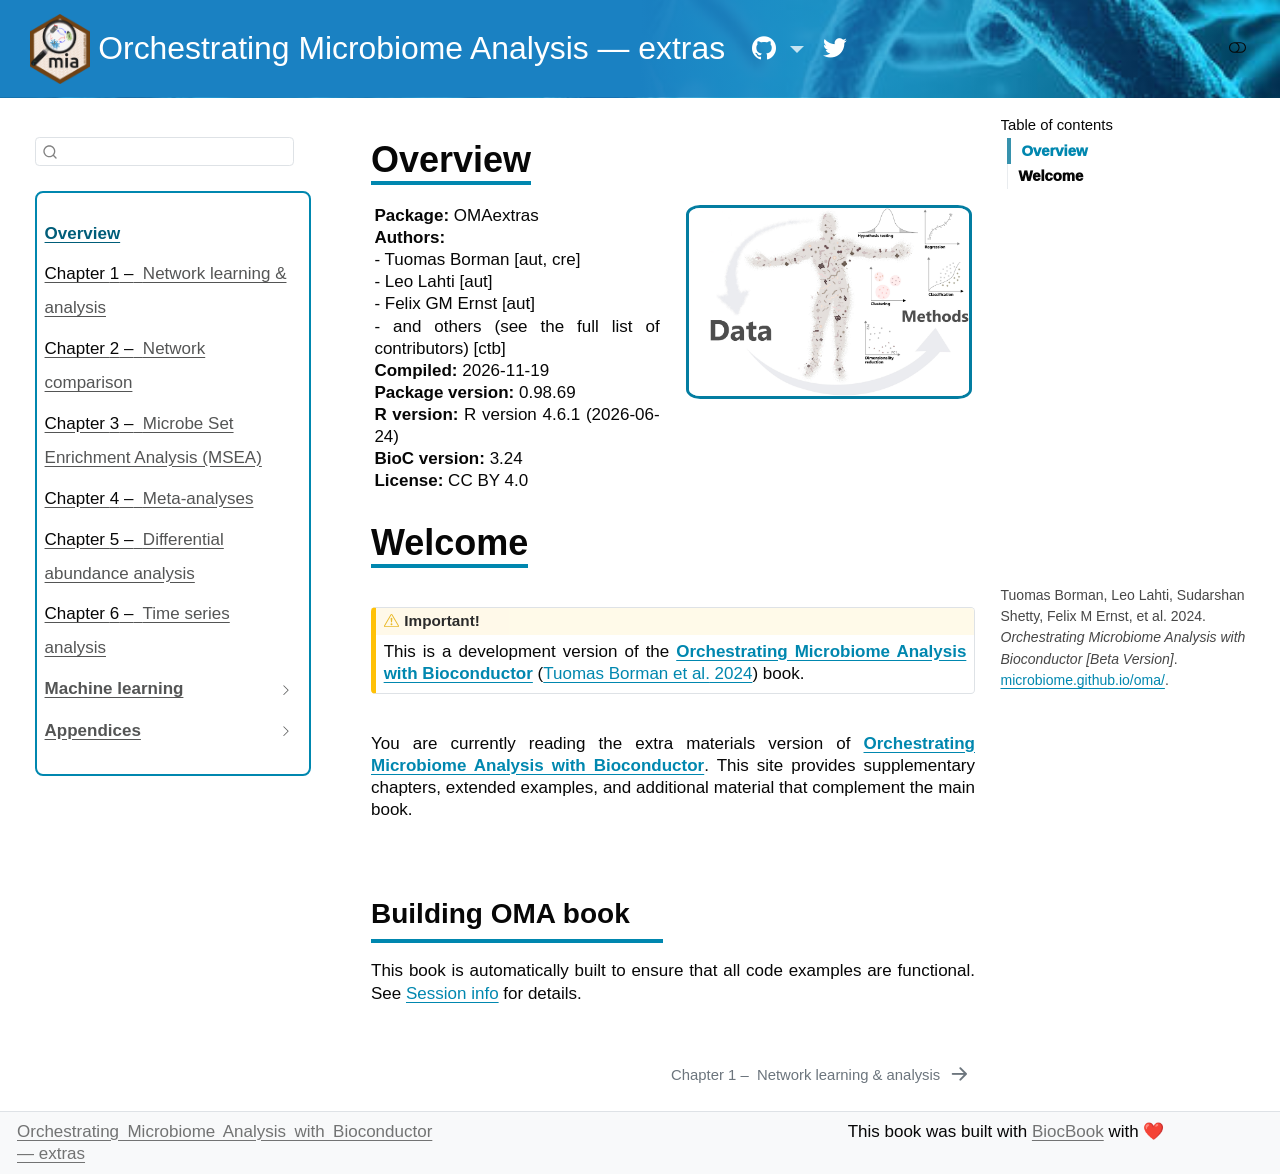
<file: docs/devel/index.html>
<!DOCTYPE html>
<html xmlns="http://www.w3.org/1999/xhtml" lang="en" xml:lang="en"><head>
<meta http-equiv="Content-Type" content="text/html; charset=UTF-8">
<meta charset="utf-8">
<meta name="generator" content="quarto-1.10.18">
<meta name="viewport" content="width=device-width, initial-scale=1.0, user-scalable=yes">
<title>Orchestrating Microbiome Analysis — extras</title>
<style>
/* Default styles provided by pandoc.
** See https://pandoc.org/MANUAL.html#variables-for-html for config info.
*/
span.smallcaps{font-variant: small-caps;}
div.columns{display: flex; gap: 1.5em;}
div.column{flex: auto;}
@media screen {
div.columns{gap: min(4vw, 1.5em);}
div.column{overflow-x: auto;}
}
div.hanging-indent{margin-left: 1.5em; text-indent: -1.5em;}
ul.task-list{list-style: none;}
ul.task-list li input[type="checkbox"] {
  width: 0.8em;
  margin: 0 0.8em 0.2em -1em; /* quarto-specific, see https://github.com/quarto-dev/quarto-cli/issues/4556 */ 
  vertical-align: middle;
}
/* CSS for citations */
div.csl-bib-body { }
div.csl-entry {
  clear: both;
}
.hanging-indent div.csl-entry {
  margin-left:2em;
  text-indent:-2em;
}
div.csl-left-margin {
  min-width:2em;
  float:left;
}
div.csl-right-inline {
  margin-left:2em;
  padding-left:1em;
}
div.csl-indent {
  margin-left: 2em;
}</style>

<script src="site_libs/quarto-nav/quarto-nav.js"></script>
<script src="site_libs/quarto-nav/headroom.min.js"></script>
<script src="site_libs/clipboard/clipboard.min.js"></script>
<script src="site_libs/quarto-search/autocomplete.umd.js"></script>
<script src="site_libs/quarto-search/fuse.min.js"></script>
<script src="site_libs/quarto-search/quarto-search.js"></script>
<meta name="quarto:offset" content="./">
<link href="./pages/network_learning.html" rel="next">
<link href="./assets/favicon.png" rel="icon" type="image/png">
<script src="site_libs/quarto-html/quarto.js" type="module"></script>
<script src="site_libs/quarto-html/tabsets/tabsets.js" type="module"></script>
<script src="site_libs/quarto-html/popper.min.js"></script>
<script src="site_libs/quarto-html/tippy.umd.min.js"></script>
<script src="site_libs/quarto-html/anchor.min.js"></script>
<link href="site_libs/quarto-html/tippy.css" rel="stylesheet">
<link href="site_libs/quarto-html/quarto-syntax-highlighting-eec68b17241c1efd3eae2de50d816e3e.css" rel="stylesheet" class="quarto-color-scheme" id="quarto-text-highlighting-styles">
<link href="site_libs/quarto-html/quarto-syntax-highlighting-dark-25dec783d6e1d11f8e0bba9e4fbb47f4.css" rel="stylesheet" class="quarto-color-scheme quarto-color-alternate" id="quarto-text-highlighting-styles">
<link href="site_libs/quarto-html/quarto-syntax-highlighting-eec68b17241c1efd3eae2de50d816e3e.css" rel="stylesheet" class="quarto-color-scheme-extra" id="quarto-text-highlighting-styles">
<script src="site_libs/bootstrap/bootstrap.min.js"></script>
<link href="site_libs/bootstrap/bootstrap-icons.css" rel="stylesheet">
<link href="site_libs/bootstrap/bootstrap-2f1fe5fedccd1203b1aa867fe9cfce58.min.css" rel="stylesheet" append-hash="true" class="quarto-color-scheme" id="quarto-bootstrap" data-mode="light">
<link href="site_libs/bootstrap/bootstrap-dark-036ce5d4a32f44c60d96ed3111f9e174.min.css" rel="stylesheet" append-hash="true" class="quarto-color-scheme quarto-color-alternate" id="quarto-bootstrap" data-mode="dark">
<link href="site_libs/bootstrap/bootstrap-2f1fe5fedccd1203b1aa867fe9cfce58.min.css" rel="stylesheet" append-hash="true" class="quarto-color-scheme-extra" id="quarto-bootstrap" data-mode="light"><script id="quarto-search-options" type="application/json">{
  "location": "sidebar",
  "copy-button": false,
  "collapse-after": 3,
  "panel-placement": "start",
  "type": "textbox",
  "limit": 50,
  "keyboard-shortcut": [
    "f",
    "/",
    "s"
  ],
  "language": {
    "search-no-results-text": "No results",
    "search-matching-documents-text": "matching documents",
    "search-copy-link-title": "Copy link to search",
    "search-hide-matches-text": "Hide additional matches",
    "search-more-match-text": "more match in this document",
    "search-more-matches-text": "more matches in this document",
    "search-clear-button-title": "Clear",
    "search-text-placeholder": "",
    "search-detached-cancel-button-title": "Cancel",
    "search-submit-button-title": "Submit",
    "search-label": "Search"
  }
}</script>
</head>
<body class="nav-sidebar docked nav-fixed slimcontent quarto-light"><script id="quarto-html-before-body" type="application/javascript">
    const toggleBodyColorMode = (bsSheetEl) => {
      const mode = bsSheetEl.getAttribute("data-mode");
      const bodyEl = window.document.querySelector("body");
      if (mode === "dark") {
        bodyEl.classList.add("quarto-dark");
        bodyEl.classList.remove("quarto-light");
      } else {
        bodyEl.classList.add("quarto-light");
        bodyEl.classList.remove("quarto-dark");
      }
    }
    const toggleBodyColorPrimary = () => {
      const bsSheetEl = window.document.querySelector("link#quarto-bootstrap:not([rel=disabled-stylesheet])");
      if (bsSheetEl) {
        toggleBodyColorMode(bsSheetEl);
      }
    }
    const setColorSchemeToggle = (alternate) => {
      const toggles = window.document.querySelectorAll('.quarto-color-scheme-toggle');
      for (let i=0; i < toggles.length; i++) {
        const toggle = toggles[i];
        if (toggle) {
          if (alternate) {
            toggle.classList.add("alternate");
          } else {
            toggle.classList.remove("alternate");
          }
        }
      }
    };
    const toggleColorMode = (alternate) => {
      // Switch the stylesheets
      const primaryStylesheets = window.document.querySelectorAll('link.quarto-color-scheme:not(.quarto-color-alternate)');
      const alternateStylesheets = window.document.querySelectorAll('link.quarto-color-scheme.quarto-color-alternate');
      manageTransitions('#quarto-margin-sidebar .nav-link', false);
      if (alternate) {
        // note: dark is layered on light, we don't disable primary!
        enableStylesheet(alternateStylesheets);
        for (const sheetNode of alternateStylesheets) {
          if (sheetNode.id === "quarto-bootstrap") {
            toggleBodyColorMode(sheetNode);
          }
        }
      } else {
        disableStylesheet(alternateStylesheets);
        enableStylesheet(primaryStylesheets)
        toggleBodyColorPrimary();
      }
      manageTransitions('#quarto-margin-sidebar .nav-link', true);
      // Switch the toggles
      setColorSchemeToggle(alternate)
      // Hack to workaround the fact that safari doesn't
      // properly recolor the scrollbar when toggling (#1455)
      if (navigator.userAgent.indexOf('Safari') > 0 && navigator.userAgent.indexOf('Chrome') == -1) {
        manageTransitions("body", false);
        window.scrollTo(0, 1);
        setTimeout(() => {
          window.scrollTo(0, 0);
          manageTransitions("body", true);
        }, 40);
      }
    }
    const disableStylesheet = (stylesheets) => {
      for (let i=0; i < stylesheets.length; i++) {
        const stylesheet = stylesheets[i];
        stylesheet.rel = 'disabled-stylesheet';
      }
    }
    const enableStylesheet = (stylesheets) => {
      for (let i=0; i < stylesheets.length; i++) {
        const stylesheet = stylesheets[i];
        if(stylesheet.rel !== 'stylesheet') { // for Chrome, which will still FOUC without this check
          stylesheet.rel = 'stylesheet';
        }
      }
    }
    const manageTransitions = (selector, allowTransitions) => {
      const els = window.document.querySelectorAll(selector);
      for (let i=0; i < els.length; i++) {
        const el = els[i];
        if (allowTransitions) {
          el.classList.remove('notransition');
        } else {
          el.classList.add('notransition');
        }
      }
    }
    const isFileUrl = () => {
      return window.location.protocol === 'file:';
    }
    const hasAlternateSentinel = () => {
      let styleSentinel = getColorSchemeSentinel();
      if (styleSentinel !== null) {
        return styleSentinel === "alternate";
      } else {
        return false;
      }
    }
    const setStyleSentinel = (alternate) => {
      const value = alternate ? "alternate" : "default";
      if (!isFileUrl()) {
        window.localStorage.setItem("quarto-color-scheme", value);
      } else {
        localAlternateSentinel = value;
      }
    }
    const getColorSchemeSentinel = () => {
      if (!isFileUrl()) {
        const storageValue = window.localStorage.getItem("quarto-color-scheme");
        return storageValue != null ? storageValue : localAlternateSentinel;
      } else {
        return localAlternateSentinel;
      }
    }
    const toggleGiscusIfUsed = (isAlternate, darkModeDefault) => {
      const baseTheme = document.querySelector('#giscus-base-theme')?.value ?? 'light';
      const alternateTheme = document.querySelector('#giscus-alt-theme')?.value ?? 'dark';
      let newTheme = '';
      if(authorPrefersDark) {
        newTheme = isAlternate ? baseTheme : alternateTheme;
      } else {
        newTheme = isAlternate ? alternateTheme : baseTheme;
      }
      const changeGiscusTheme = () => {
        // From: https://github.com/giscus/giscus/issues/336
        const sendMessage = (message) => {
          const iframe = document.querySelector('iframe.giscus-frame');
          if (!iframe) return;
          iframe.contentWindow.postMessage({ giscus: message }, 'https://giscus.app');
        }
        sendMessage({
          setConfig: {
            theme: newTheme
          }
        });
      }
      const isGiscussLoaded = window.document.querySelector('iframe.giscus-frame') !== null;
      if (isGiscussLoaded) {
        changeGiscusTheme();
      }
    };
    const authorPrefersDark = false;
    const darkModeDefault = authorPrefersDark;
      document.querySelector('link#quarto-text-highlighting-styles.quarto-color-scheme-extra').rel = 'disabled-stylesheet';
      document.querySelector('link#quarto-bootstrap.quarto-color-scheme-extra').rel = 'disabled-stylesheet';
    let localAlternateSentinel = darkModeDefault ? 'alternate' : 'default';
    // Dark / light mode switch
    window.quartoToggleColorScheme = () => {
      // Read the current dark / light value
      let toAlternate = !hasAlternateSentinel();
      toggleColorMode(toAlternate);
      setStyleSentinel(toAlternate);
      toggleGiscusIfUsed(toAlternate, darkModeDefault);
      window.dispatchEvent(new Event('resize'));
    };
    // Switch to dark mode if need be
    if (hasAlternateSentinel()) {
      toggleColorMode(true);
    } else {
      toggleColorMode(false);
    }
  </script>

<div id="quarto-search-results"></div>
  <header id="quarto-header" class="headroom fixed-top quarto-banner"><nav class="navbar navbar-expand-lg " data-bs-theme="dark"><div class="navbar-container container-fluid">
      <div class="navbar-brand-container mx-auto">
    <a href="./index.html" class="navbar-brand navbar-brand-logo">
    <img src="./assets/mia_logo.png" alt="" class="navbar-logo light-content"><img src="./assets/mia_logo.png" alt="" class="navbar-logo dark-content"></a>
    <a class="navbar-brand" href="./index.html">
    <span class="navbar-title">Orchestrating Microbiome Analysis — extras</span>
    </a>
  </div>
          <button class="navbar-toggler" type="button" data-bs-toggle="collapse" data-bs-target="#navbarCollapse" aria-controls="navbarCollapse" role="menu" aria-expanded="false" aria-label="Toggle navigation" onclick="if (window.quartoToggleHeadroom) { window.quartoToggleHeadroom(); }">
  <span class="navbar-toggler-icon"></span>
</button>
          <div class="collapse navbar-collapse" id="navbarCollapse">
            <ul class="navbar-nav navbar-nav-scroll me-auto">
<li class="nav-item dropdown ">
    <a class="nav-link dropdown-toggle" href="#" id="nav-menu-bi-github" role="link" data-bs-toggle="dropdown" aria-expanded="false">
      <i class="bi bi-github" role="img">
</i> 
 <span class="menu-text"></span>
    </a>
    <ul class="dropdown-menu" aria-labelledby="nav-menu-bi-github">
<li>
    <a class="dropdown-item" href="https://github.com/microbiome/OMA-extras/">
 <span class="dropdown-text">Source Code</span></a>
  </li>  
        <li>
    <a class="dropdown-item" href="https://microbiome.github.io/OMA-extras/docs/devel/">
 <span class="dropdown-text">Browse version <code>devel</code></span></a>
  </li>  
    </ul>
</li>
  <li class="nav-item compact">
    <a class="nav-link" href="https://twitter.com"> <i class="bi bi-twitter" role="img">
</i> 
<span class="menu-text"></span></a>
  </li>  
</ul>
</div> <!-- /navcollapse -->
            <div class="quarto-navbar-tools">
  <a href="" class="quarto-color-scheme-toggle quarto-navigation-tool  px-1" onclick="window.quartoToggleColorScheme(); return false;" title="Toggle dark mode"><i class="bi"></i></a>
</div>
      </div> <!-- /container-fluid -->
    </nav><nav class="quarto-secondary-nav"><div class="container-fluid d-flex">
      <button type="button" class="quarto-btn-toggle btn" data-bs-toggle="collapse" role="button" data-bs-target=".quarto-sidebar-collapse-item" aria-controls="quarto-sidebar" aria-expanded="false" aria-label="Toggle sidebar navigation" onclick="if (window.quartoToggleHeadroom) { window.quartoToggleHeadroom(); }">
        <i class="bi bi-layout-text-sidebar-reverse"></i>
      </button>
        <nav class="quarto-page-breadcrumbs" aria-label="breadcrumb"><ol class="breadcrumb"><li class="breadcrumb-item"><a href="./index.html">Overview</a></li></ol></nav>
        <a class="flex-grow-1" role="navigation" data-bs-toggle="collapse" data-bs-target=".quarto-sidebar-collapse-item" aria-controls="quarto-sidebar" aria-expanded="false" aria-label="Toggle sidebar navigation" onclick="if (window.quartoToggleHeadroom) { window.quartoToggleHeadroom(); }">      
        </a>
      <button type="button" class="btn quarto-search-button" aria-label="Search" onclick="window.quartoOpenSearch();">
        <i class="bi bi-search"></i>
      </button>
    </div>
  </nav></header><!-- content --><header id="title-block-header" class="quarto-title-block default page-columns page-full"><div class="quarto-title-banner page-columns page-full">
    <div class="quarto-title column-body">
      <h1 class="title">Orchestrating Microbiome Analysis — extras</h1>
                      </div>
  </div>
    
  
  <div class="quarto-title-meta">

      
    
      
    </div>
    
  
  </header><div id="quarto-content" class="quarto-container page-columns page-rows-contents page-layout-article page-navbar">
<!-- sidebar -->
  <nav id="quarto-sidebar" class="sidebar collapse collapse-horizontal quarto-sidebar-collapse-item sidebar-navigation docked overflow-auto"><div class="mt-2 flex-shrink-0 align-items-center">
        <div class="sidebar-search">
        <div id="quarto-search" class="" title="Search"></div>
        </div>
        </div>
    <div class="sidebar-menu-container"> 
    <ul class="list-unstyled mt-1">
<li class="sidebar-item">
  <div class="sidebar-item-container"> 
  <a href="./index.html" class="sidebar-item-text sidebar-link active">
 <span class="menu-text">Overview</span></a>
  </div>
</li>
        <li class="sidebar-item">
  <div class="sidebar-item-container"> 
  <a href="./pages/network_learning.html" class="sidebar-item-text sidebar-link">
 <span class="menu-text"><span class="chapter-number">1</span>&nbsp; <span class="chapter-title">Network learning &amp; analysis</span></span></a>
  </div>
</li>
        <li class="sidebar-item">
  <div class="sidebar-item-container"> 
  <a href="./pages/network_comparison.html" class="sidebar-item-text sidebar-link">
 <span class="menu-text"><span class="chapter-number">2</span>&nbsp; <span class="chapter-title">Network comparison</span></span></a>
  </div>
</li>
        <li class="sidebar-item">
  <div class="sidebar-item-container"> 
  <a href="./pages/msea.html" class="sidebar-item-text sidebar-link">
 <span class="menu-text"><span class="chapter-number">3</span>&nbsp; <span class="chapter-title">Microbe Set Enrichment Analysis (MSEA)</span></span></a>
  </div>
</li>
        <li class="sidebar-item">
  <div class="sidebar-item-container"> 
  <a href="./pages/mmuphin_meta_analysis.html" class="sidebar-item-text sidebar-link">
 <span class="menu-text"><span class="chapter-number">4</span>&nbsp; <span class="chapter-title">Meta-analyses</span></span></a>
  </div>
</li>
        <li class="sidebar-item">
  <div class="sidebar-item-container"> 
  <a href="./pages/extra_daa.html" class="sidebar-item-text sidebar-link">
 <span class="menu-text"><span class="chapter-number">5</span>&nbsp; <span class="chapter-title">Differential abundance analysis</span></span></a>
  </div>
</li>
        <li class="sidebar-item">
  <div class="sidebar-item-container"> 
  <a href="./pages/time_series.html" class="sidebar-item-text sidebar-link">
 <span class="menu-text"><span class="chapter-number">6</span>&nbsp; <span class="chapter-title">Time series analysis</span></span></a>
  </div>
</li>
        <li class="sidebar-item sidebar-item-section">
      <div class="sidebar-item-container"> 
            <a class="sidebar-item-text sidebar-link text-start collapsed" data-bs-toggle="collapse" data-bs-target="#quarto-sidebar-section-1" role="navigation" aria-expanded="false">
 <span class="menu-text">Machine learning</span></a>
          <a class="sidebar-item-toggle text-start collapsed" data-bs-toggle="collapse" data-bs-target="#quarto-sidebar-section-1" role="navigation" aria-expanded="false" aria-label="Toggle section">
            <i class="bi bi-chevron-right ms-2"></i>
          </a> 
      </div>
      <ul id="quarto-sidebar-section-1" class="collapse list-unstyled sidebar-section depth1 ">
<li class="sidebar-item">
  <div class="sidebar-item-container"> 
  <a href="./pages/machine_learning_intro.html" class="sidebar-item-text sidebar-link">
 <span class="menu-text">Introduction</span></a>
  </div>
</li>
          <li class="sidebar-item">
  <div class="sidebar-item-container"> 
  <a href="./pages/machine_learning.html" class="sidebar-item-text sidebar-link">
 <span class="menu-text"><span class="chapter-number">7</span>&nbsp; <span class="chapter-title">Machine learning</span></span></a>
  </div>
</li>
      </ul>
</li>
        <li class="sidebar-item sidebar-item-section">
      <div class="sidebar-item-container"> 
            <a class="sidebar-item-text sidebar-link text-start collapsed" data-bs-toggle="collapse" data-bs-target="#quarto-sidebar-section-2" role="navigation" aria-expanded="false">
 <span class="menu-text">Appendices</span></a>
          <a class="sidebar-item-toggle text-start collapsed" data-bs-toggle="collapse" data-bs-target="#quarto-sidebar-section-2" role="navigation" aria-expanded="false" aria-label="Toggle section">
            <i class="bi bi-chevron-right ms-2"></i>
          </a> 
      </div>
      <ul id="quarto-sidebar-section-2" class="collapse list-unstyled sidebar-section depth1 ">
<li class="sidebar-item">
  <div class="sidebar-item-container"> 
  <a href="./pages/session_info.html" class="sidebar-item-text sidebar-link">
 <span class="menu-text"><span class="chapter-number">A</span>&nbsp; <span class="chapter-title">Technical info</span></span></a>
  </div>
</li>
      </ul>
</li>
    </ul>
</div>
</nav><div id="quarto-sidebar-glass" class="quarto-sidebar-collapse-item" data-bs-toggle="collapse" data-bs-target=".quarto-sidebar-collapse-item"></div>
<!-- margin-sidebar -->
    <div id="quarto-margin-sidebar" class="sidebar margin-sidebar">
        <nav id="TOC" role="doc-toc" class="toc-active"><h2 id="toc-title">Table of contents</h2>
   
  <ul>
<li><a href="#overview" id="toc-overview" class="nav-link active" data-scroll-target="#overview">Overview</a></li>
  <li>
<a href="#welcome" id="toc-welcome" class="nav-link" data-scroll-target="#welcome">Welcome</a>
  <ul class="collapse">
<li><a href="#sec-building-oma" id="toc-sec-building-oma" class="nav-link" data-scroll-target="#sec-building-oma">Building OMA book</a></li>
  </ul>
</li>
  </ul></nav>
    </div>
<!-- main -->
<main class="content quarto-banner-title-block page-columns page-full" id="quarto-document-content"><section id="overview" class="level1 unnumbered"><h1 class="unnumbered">Overview</h1>
<div class="quarto-layout-panel" data-layout-ncol="2">
<div class="quarto-layout-row">
<div class="quarto-layout-cell" style="flex-basis: 50.0%;justify-content: flex-start;">
<p><strong>Package:</strong> OMAextras<br><strong>Authors:<br></strong> - Tuomas Borman [aut, cre]<br> - Leo Lahti [aut]<br> - Felix GM Ernst [aut]<br> - and others (see the full list of contributors) [ctb]<br><strong>Compiled:</strong> 2026-11-19<br><strong>Package version:</strong> 0.98.69<br><strong>R version:</strong> R version 4.6.1 (2026-06-24)<br><strong>BioC version:</strong> 3.24<br><strong>License:</strong> CC BY 4.0<br></p>
</div>
<div class="quarto-layout-cell" style="flex-basis: 50.0%;justify-content: flex-start;">
<p><img src="assets/cover.png" align="middle" style="max-width:100%;
      border-style: solid;
      border-color: #037da1;
      border-radius: 5%;"></p>
</div>
</div>
</div>
</section><section id="welcome" class="level1 unnumbered page-columns page-full"><h1 class="unnumbered">Welcome</h1>
<div class="callout callout-style-default callout-warning callout-titled">
<div class="callout-header d-flex align-content-center">
<div class="callout-icon-container">
<i class="callout-icon"></i>
</div>
<div class="callout-title-container flex-fill">
<span class="screen-reader-only">Warning</span>Important!
</div>
</div>
<div class="callout-body-container callout-body">
<p>This is a development version of the <a href="https://microbiome.github.io/OMA-extras/"><strong>Orchestrating Microbiome Analysis with Bioconductor</strong></a> <span class="citation" data-cites="OMA">(<a href="#ref-OMA" role="doc-biblioref"><span class="nocase">Tuomas Borman et al.</span> 2024</a>)</span> book.</p>
</div>
</div>
<div class="no-row-height column-margin column-container"><div id="ref-OMA" class="csl-entry" role="listitem">
<span class="nocase">Tuomas Borman, Leo Lahti, Sudarshan Shetty, Felix M Ernst, et al.</span> 2024. <em>Orchestrating Microbiome Analysis with Bioconductor [Beta Version]</em>. <a href="https://microbiome.github.io/oma/">microbiome.github.io/oma/</a>.
</div></div><p>You are currently reading the extra materials version of <a href="https://microbiome.github.io/OMA/"><strong>Orchestrating Microbiome Analysis with Bioconductor</strong></a>. This site provides supplementary chapters, extended examples, and additional material that complement the main book.</p>
<section id="sec-building-oma" class="level2"><h2 class="anchored" data-anchor-id="sec-building-oma">Building OMA book</h2>
<p>This book is automatically built to ensure that all code examples are functional. See <a href="pages/session_info.html#sec-session-info" class="quarto-xref"><span>Session info</span></a> for details.</p>



</section></section><a onclick="window.scrollTo(0, 0); return false;" role="button" id="quarto-back-to-top"><i class="bi bi-arrow-up"></i> Back to top</a></main><!-- /main --><script id="quarto-html-after-body" type="application/javascript">
  window.document.addEventListener("DOMContentLoaded", function (event) {
    // Ensure there is a toggle, if there isn't float one in the top right
    if (window.document.querySelector('.quarto-color-scheme-toggle') === null) {
      const a = window.document.createElement('a');
      a.classList.add('top-right');
      a.classList.add('quarto-color-scheme-toggle');
      a.href = "";
      a.onclick = function() { try { window.quartoToggleColorScheme(); } catch {} return false; };
      const i = window.document.createElement("i");
      i.classList.add('bi');
      a.appendChild(i);
      window.document.body.appendChild(a);
    }
    setColorSchemeToggle(hasAlternateSentinel())
    const icon = "";
    const anchorJS = new window.AnchorJS();
    anchorJS.options = {
      placement: 'right',
      icon: icon
    };
    anchorJS.add('.anchored');
    const isCodeAnnotation = (el) => {
      for (const clz of el.classList) {
        if (clz.startsWith('code-annotation-')) {                     
          return true;
        }
      }
      return false;
    }
    const onCopySuccess = function(e) {
      // button target
      const button = e.trigger;
      // don't keep focus
      button.blur();
      // flash "checked"
      button.classList.add('code-copy-button-checked');
      var currentTitle = button.getAttribute("title");
      button.setAttribute("title", "Copied!");
      let tooltip;
      if (window.bootstrap) {
        button.setAttribute("data-bs-toggle", "tooltip");
        button.setAttribute("data-bs-placement", "left");
        button.setAttribute("data-bs-title", "Copied!");
        tooltip = new bootstrap.Tooltip(button, 
          { trigger: "manual", 
            customClass: "code-copy-button-tooltip",
            offset: [0, -8]});
        tooltip.show();    
      }
      setTimeout(function() {
        if (tooltip) {
          tooltip.hide();
          button.removeAttribute("data-bs-title");
          button.removeAttribute("data-bs-toggle");
          button.removeAttribute("data-bs-placement");
        }
        button.setAttribute("title", currentTitle);
        button.classList.remove('code-copy-button-checked');
      }, 1000);
      // clear code selection
      e.clearSelection();
    }
    const getTextToCopy = function(trigger) {
      const outerScaffold = trigger.parentElement.cloneNode(true);
      const codeEl = outerScaffold.querySelector('code');
      for (const childEl of codeEl.children) {
        if (isCodeAnnotation(childEl)) {
          childEl.remove();
        }
      }
      return codeEl.innerText;
    }
    const clipboard = new window.ClipboardJS('.code-copy-button:not([data-in-quarto-modal])', {
      text: getTextToCopy
    });
    clipboard.on('success', onCopySuccess);
    if (window.document.getElementById('quarto-embedded-source-code-modal')) {
      const clipboardModal = new window.ClipboardJS('.code-copy-button[data-in-quarto-modal]', {
        text: getTextToCopy,
        container: window.document.getElementById('quarto-embedded-source-code-modal')
      });
      clipboardModal.on('success', onCopySuccess);
    }
      var localhostRegex = new RegExp(/^(?:http|https):\/\/localhost\:?[0-9]*\//);
      var mailtoRegex = new RegExp(/^mailto:/);
        var filterRegex = new RegExp('/' + window.location.host + '/');
      var isInternal = (href) => {
          return filterRegex.test(href) || localhostRegex.test(href) || mailtoRegex.test(href);
      }
      // Inspect non-navigation links and adorn them if external
     var links = window.document.querySelectorAll('a[href]:not(.nav-link):not(.navbar-brand):not(.toc-action):not(.sidebar-link):not(.sidebar-item-toggle):not(.pagination-link):not(.no-external):not([aria-hidden]):not(.dropdown-item):not(.quarto-navigation-tool):not(.about-link)');
      for (var i=0; i<links.length; i++) {
        const link = links[i];
        if (!isInternal(link.href)) {
          // undo the damage that might have been done by quarto-nav.js in the case of
          // links that we want to consider external
          if (link.dataset.originalHref !== undefined) {
            link.href = link.dataset.originalHref;
          }
        }
      }
    function tippyHover(el, contentFn, onTriggerFn, onUntriggerFn) {
      const config = {
        allowHTML: true,
        maxWidth: 500,
        delay: 100,
        arrow: false,
        appendTo: function(el) {
            return el.parentElement;
        },
        interactive: true,
        interactiveBorder: 10,
        theme: 'quarto',
        placement: 'bottom-start',
      };
      if (contentFn) {
        config.content = contentFn;
      }
      if (onTriggerFn) {
        config.onTrigger = onTriggerFn;
      }
      if (onUntriggerFn) {
        config.onUntrigger = onUntriggerFn;
      }
      window.tippy(el, config); 
    }
    const noterefs = window.document.querySelectorAll('a[role="doc-noteref"]');
    for (var i=0; i<noterefs.length; i++) {
      const ref = noterefs[i];
      tippyHover(ref, function() {
        // use id or data attribute instead here
        let href = ref.getAttribute('data-footnote-href') || ref.getAttribute('href');
        try { href = new URL(href).hash; } catch {}
        const id = href.replace(/^#\/?/, "");
        const note = window.document.getElementById(id);
        if (note) {
          return note.innerHTML;
        } else {
          return "";
        }
      });
    }
    const xrefs = window.document.querySelectorAll('a.quarto-xref');
    const processXRef = (id, note) => {
      // Strip column container classes
      const stripColumnClz = (el) => {
        el.classList.remove("page-full", "page-columns");
        if (el.children) {
          for (const child of el.children) {
            stripColumnClz(child);
          }
        }
      }
      stripColumnClz(note)
      if (id === null || id.startsWith('sec-')) {
        // Special case sections, only their first couple elements
        const container = document.createElement("div");
        if (note.children && note.children.length > 2) {
          container.appendChild(note.children[0].cloneNode(true));
          for (let i = 1; i < note.children.length; i++) {
            const child = note.children[i];
            if (child.tagName === "P" && child.innerText === "") {
              continue;
            } else {
              container.appendChild(child.cloneNode(true));
              break;
            }
          }
          if (window.Quarto?.typesetMath) {
            window.Quarto.typesetMath(container);
          }
          return container.innerHTML
        } else {
          if (window.Quarto?.typesetMath) {
            window.Quarto.typesetMath(note);
          }
          return note.innerHTML;
        }
      } else {
        // Remove any anchor links if they are present
        const anchorLink = note.querySelector('a.anchorjs-link');
        if (anchorLink) {
          anchorLink.remove();
        }
        if (window.Quarto?.typesetMath) {
          window.Quarto.typesetMath(note);
        }
        if (note.classList.contains("callout")) {
          return note.outerHTML;
        } else {
          return note.innerHTML;
        }
      }
    }
    for (var i=0; i<xrefs.length; i++) {
      const xref = xrefs[i];
      tippyHover(xref, undefined, function(instance) {
        instance.disable();
        let url = xref.getAttribute('href');
        let hash = undefined; 
        if (url.startsWith('#')) {
          hash = url;
        } else {
          try { hash = new URL(url).hash; } catch {}
        }
        if (hash) {
          const id = hash.replace(/^#\/?/, "");
          const note = window.document.getElementById(id);
          if (note !== null) {
            try {
              const html = processXRef(id, note.cloneNode(true));
              instance.setContent(html);
            } finally {
              instance.enable();
              instance.show();
            }
          } else {
            // See if we can fetch this
            fetch(url.split('#')[0])
            .then(res => res.text())
            .then(html => {
              const parser = new DOMParser();
              const htmlDoc = parser.parseFromString(html, "text/html");
              const note = htmlDoc.getElementById(id);
              if (note !== null) {
                const html = processXRef(id, note);
                instance.setContent(html);
              } 
            }).finally(() => {
              instance.enable();
              instance.show();
            });
          }
        } else {
          // See if we can fetch a full url (with no hash to target)
          // This is a special case and we should probably do some content thinning / targeting
          fetch(url)
          .then(res => res.text())
          .then(html => {
            const parser = new DOMParser();
            const htmlDoc = parser.parseFromString(html, "text/html");
            const note = htmlDoc.querySelector('main.content');
            if (note !== null) {
              // This should only happen for chapter cross references
              // (since there is no id in the URL)
              // remove the first header
              if (note.children.length > 0 && note.children[0].tagName === "HEADER") {
                note.children[0].remove();
              }
              const html = processXRef(null, note);
              instance.setContent(html);
            } 
          }).finally(() => {
            instance.enable();
            instance.show();
          });
        }
      }, function(instance) {
      });
    }
        let selectedAnnoteEl;
        const selectorForAnnotation = ( cell, annotation) => {
          let cellAttr = 'data-code-cell="' + cell + '"';
          let lineAttr = 'data-code-annotation="' +  annotation + '"';
          const selector = 'span[' + cellAttr + '][' + lineAttr + ']';
          return selector;
        }
        const selectCodeLines = (annoteEl) => {
          const doc = window.document;
          const targetCell = annoteEl.getAttribute("data-target-cell");
          const targetAnnotation = annoteEl.getAttribute("data-target-annotation");
          const annoteSpan = window.document.querySelector(selectorForAnnotation(targetCell, targetAnnotation));
          const lines = annoteSpan.getAttribute("data-code-lines").split(",");
          const lineIds = lines.map((line) => {
            return targetCell + "-" + line;
          })
          let top = null;
          let height = null;
          let parent = null;
          if (lineIds.length > 0) {
              //compute the position of the single el (top and bottom and make a div)
              const el = window.document.getElementById(lineIds[0]);
              top = el.offsetTop;
              height = el.offsetHeight;
              parent = el.parentElement.parentElement;
            if (lineIds.length > 1) {
              const lastEl = window.document.getElementById(lineIds[lineIds.length - 1]);
              const bottom = lastEl.offsetTop + lastEl.offsetHeight;
              height = bottom - top;
            }
            if (top !== null && height !== null && parent !== null) {
              // cook up a div (if necessary) and position it 
              let div = window.document.getElementById("code-annotation-line-highlight");
              if (div === null) {
                div = window.document.createElement("div");
                div.setAttribute("id", "code-annotation-line-highlight");
                div.style.position = 'absolute';
                parent.appendChild(div);
              }
              div.style.top = top - 2 + "px";
              div.style.height = height + 4 + "px";
              div.style.left = 0;
              let gutterDiv = window.document.getElementById("code-annotation-line-highlight-gutter");
              if (gutterDiv === null) {
                gutterDiv = window.document.createElement("div");
                gutterDiv.setAttribute("id", "code-annotation-line-highlight-gutter");
                gutterDiv.style.position = 'absolute';
                const codeCell = window.document.getElementById(targetCell);
                const gutter = codeCell.querySelector('.code-annotation-gutter');
                gutter.appendChild(gutterDiv);
              }
              gutterDiv.style.top = top - 2 + "px";
              gutterDiv.style.height = height + 4 + "px";
            }
            selectedAnnoteEl = annoteEl;
          }
        };
        const unselectCodeLines = () => {
          const elementsIds = ["code-annotation-line-highlight", "code-annotation-line-highlight-gutter"];
          elementsIds.forEach((elId) => {
            const div = window.document.getElementById(elId);
            if (div) {
              div.remove();
            }
          });
          selectedAnnoteEl = undefined;
        };
          // Handle positioning of the toggle
      window.addEventListener(
        "resize",
        throttle(() => {
          elRect = undefined;
          if (selectedAnnoteEl) {
            selectCodeLines(selectedAnnoteEl);
          }
        }, 10)
      );
      function throttle(fn, ms) {
      let throttle = false;
      let timer;
        return (...args) => {
          if(!throttle) { // first call gets through
              fn.apply(this, args);
              throttle = true;
          } else { // all the others get throttled
              if(timer) clearTimeout(timer); // cancel #2
              timer = setTimeout(() => {
                fn.apply(this, args);
                timer = throttle = false;
              }, ms);
          }
        };
      }
        // Attach click handler to the DT
        const annoteDls = window.document.querySelectorAll('dt[data-target-cell]');
        for (const annoteDlNode of annoteDls) {
          annoteDlNode.addEventListener('click', (event) => {
            const clickedEl = event.target;
            if (clickedEl !== selectedAnnoteEl) {
              unselectCodeLines();
              const activeEl = window.document.querySelector('dt[data-target-cell].code-annotation-active');
              if (activeEl) {
                activeEl.classList.remove('code-annotation-active');
              }
              selectCodeLines(clickedEl);
              clickedEl.classList.add('code-annotation-active');
            } else {
              // Unselect the line
              unselectCodeLines();
              clickedEl.classList.remove('code-annotation-active');
            }
          });
        }
    const findCites = (el) => {
      const parentEl = el.parentElement;
      if (parentEl) {
        const cites = parentEl.dataset.cites;
        if (cites) {
          return {
            el,
            cites: cites.split(' ')
          };
        } else {
          return findCites(el.parentElement)
        }
      } else {
        return undefined;
      }
    };
    var bibliorefs = window.document.querySelectorAll('a[role="doc-biblioref"]');
    for (var i=0; i<bibliorefs.length; i++) {
      const ref = bibliorefs[i];
      const citeInfo = findCites(ref);
      if (citeInfo) {
        tippyHover(citeInfo.el, function() {
          var popup = window.document.createElement('div');
          citeInfo.cites.forEach(function(cite) {
            var citeDiv = window.document.createElement('div');
            citeDiv.classList.add('hanging-indent');
            citeDiv.classList.add('csl-entry');
            var biblioDiv = window.document.getElementById('ref-' + cite);
            if (biblioDiv) {
              citeDiv.innerHTML = biblioDiv.innerHTML;
            }
            popup.appendChild(citeDiv);
          });
          return popup.innerHTML;
        });
      }
    }
  });
  </script><nav class="page-navigation"><div class="nav-page nav-page-previous">
  </div>
  <div class="nav-page nav-page-next">
      <a href="./pages/network_learning.html" class="pagination-link" aria-label="Network learning &amp; analysis">
        <span class="nav-page-text"><span class="chapter-number">1</span>&nbsp; <span class="chapter-title">Network learning &amp; analysis</span></span> <i class="bi bi-arrow-right-short"></i>
      </a>
  </div>
</nav>
</div> <!-- /content -->
<footer class="footer"><div class="nav-footer">
    <div class="nav-footer-left">
<p><a href="./">Orchestrating Microbiome Analysis with Bioconductor — extras</a></p>
</div>   
    <div class="nav-footer-center">
      &nbsp;
    </div>
    <div class="nav-footer-right">
<p>This book was built with <a href="https://github.com/js2264/BiocBook/">BiocBook</a> with <span class="emoji" data-emoji="heart">❤️</span></p>
</div>
  </div>
</footer>


</body></html>
</file>
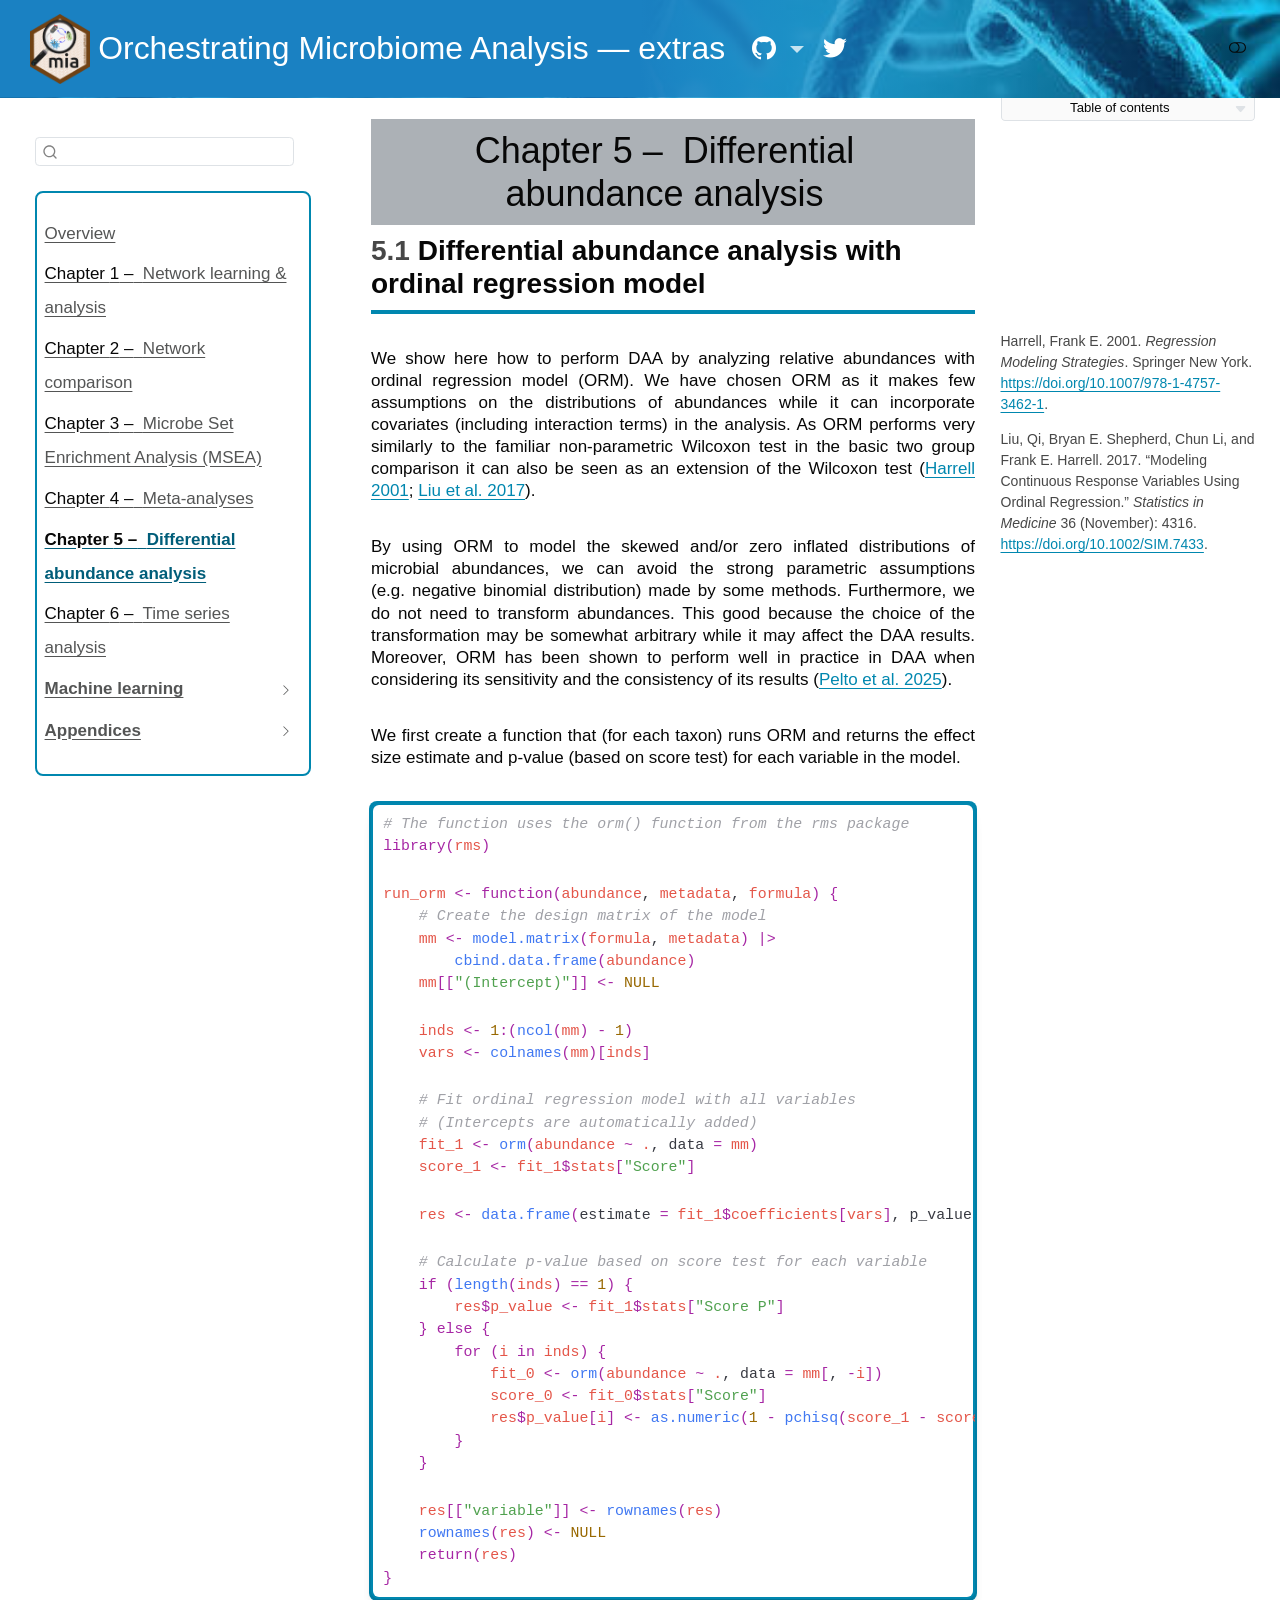
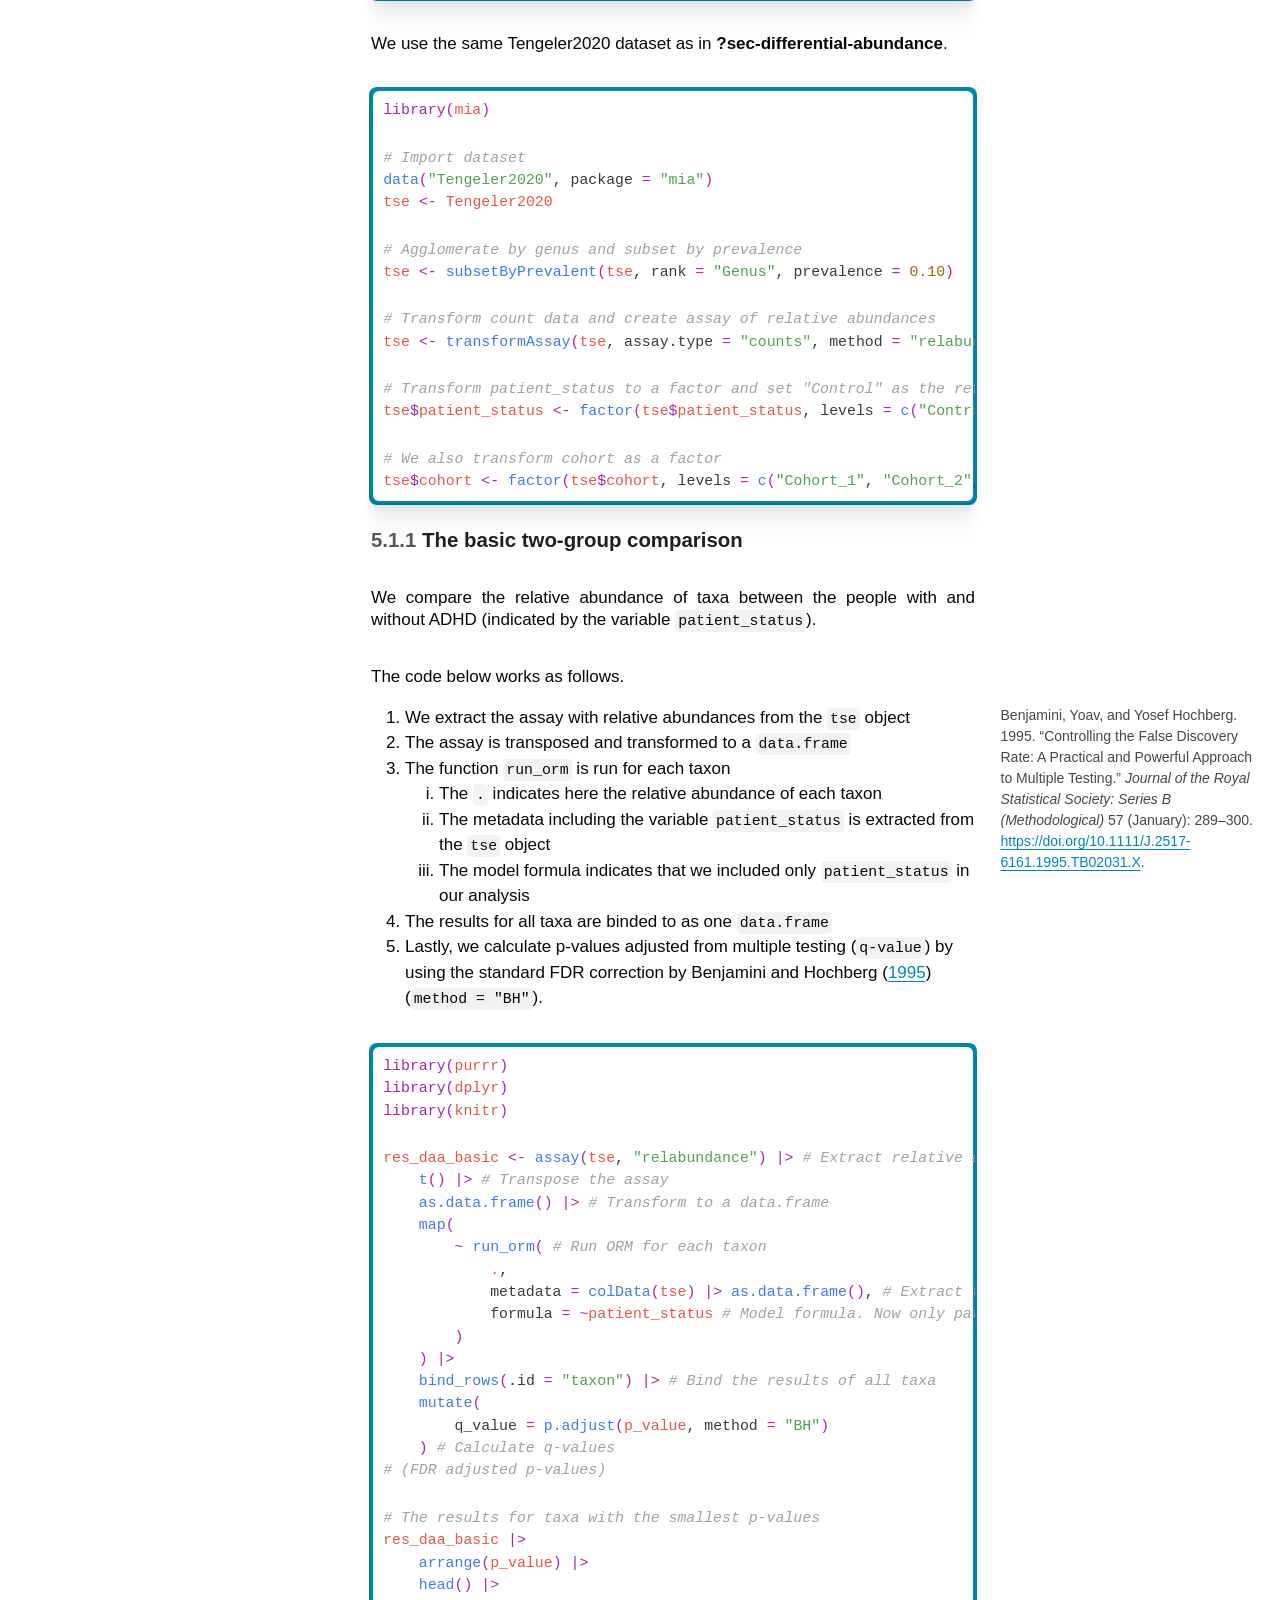
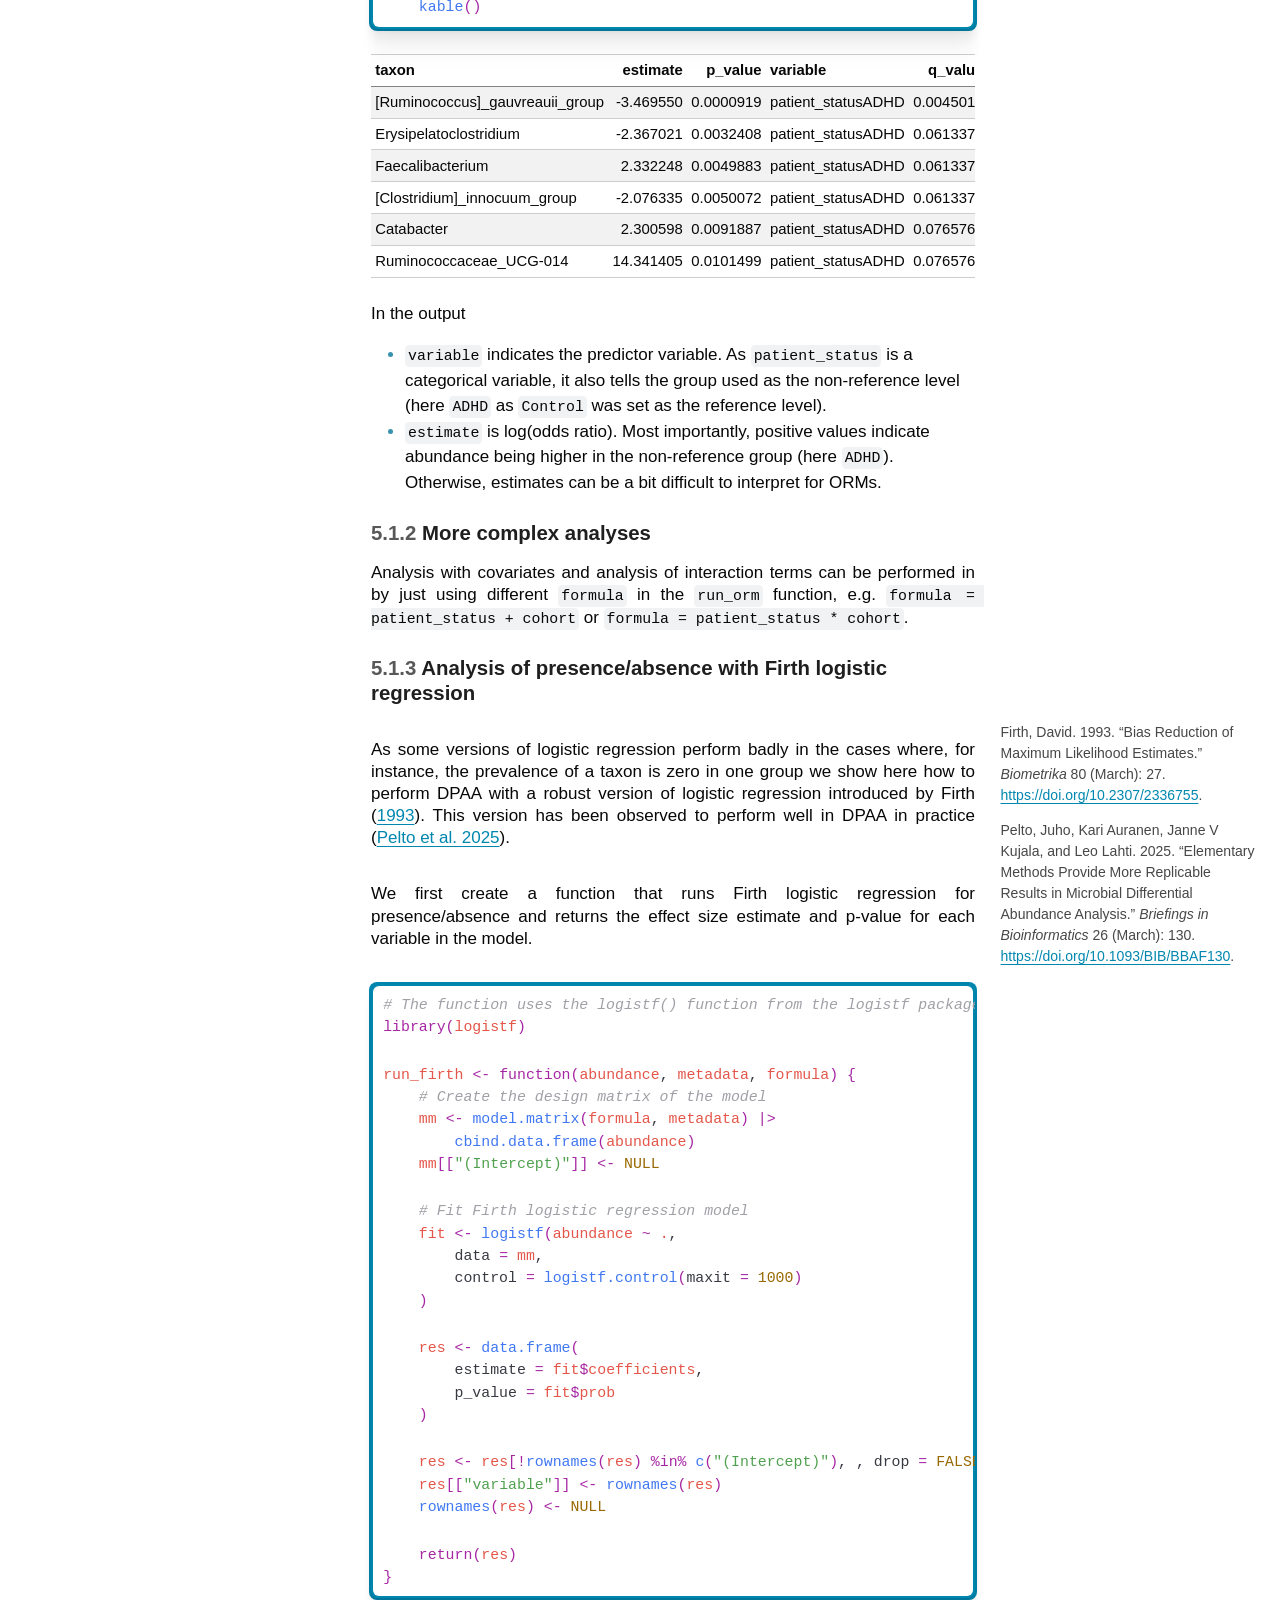
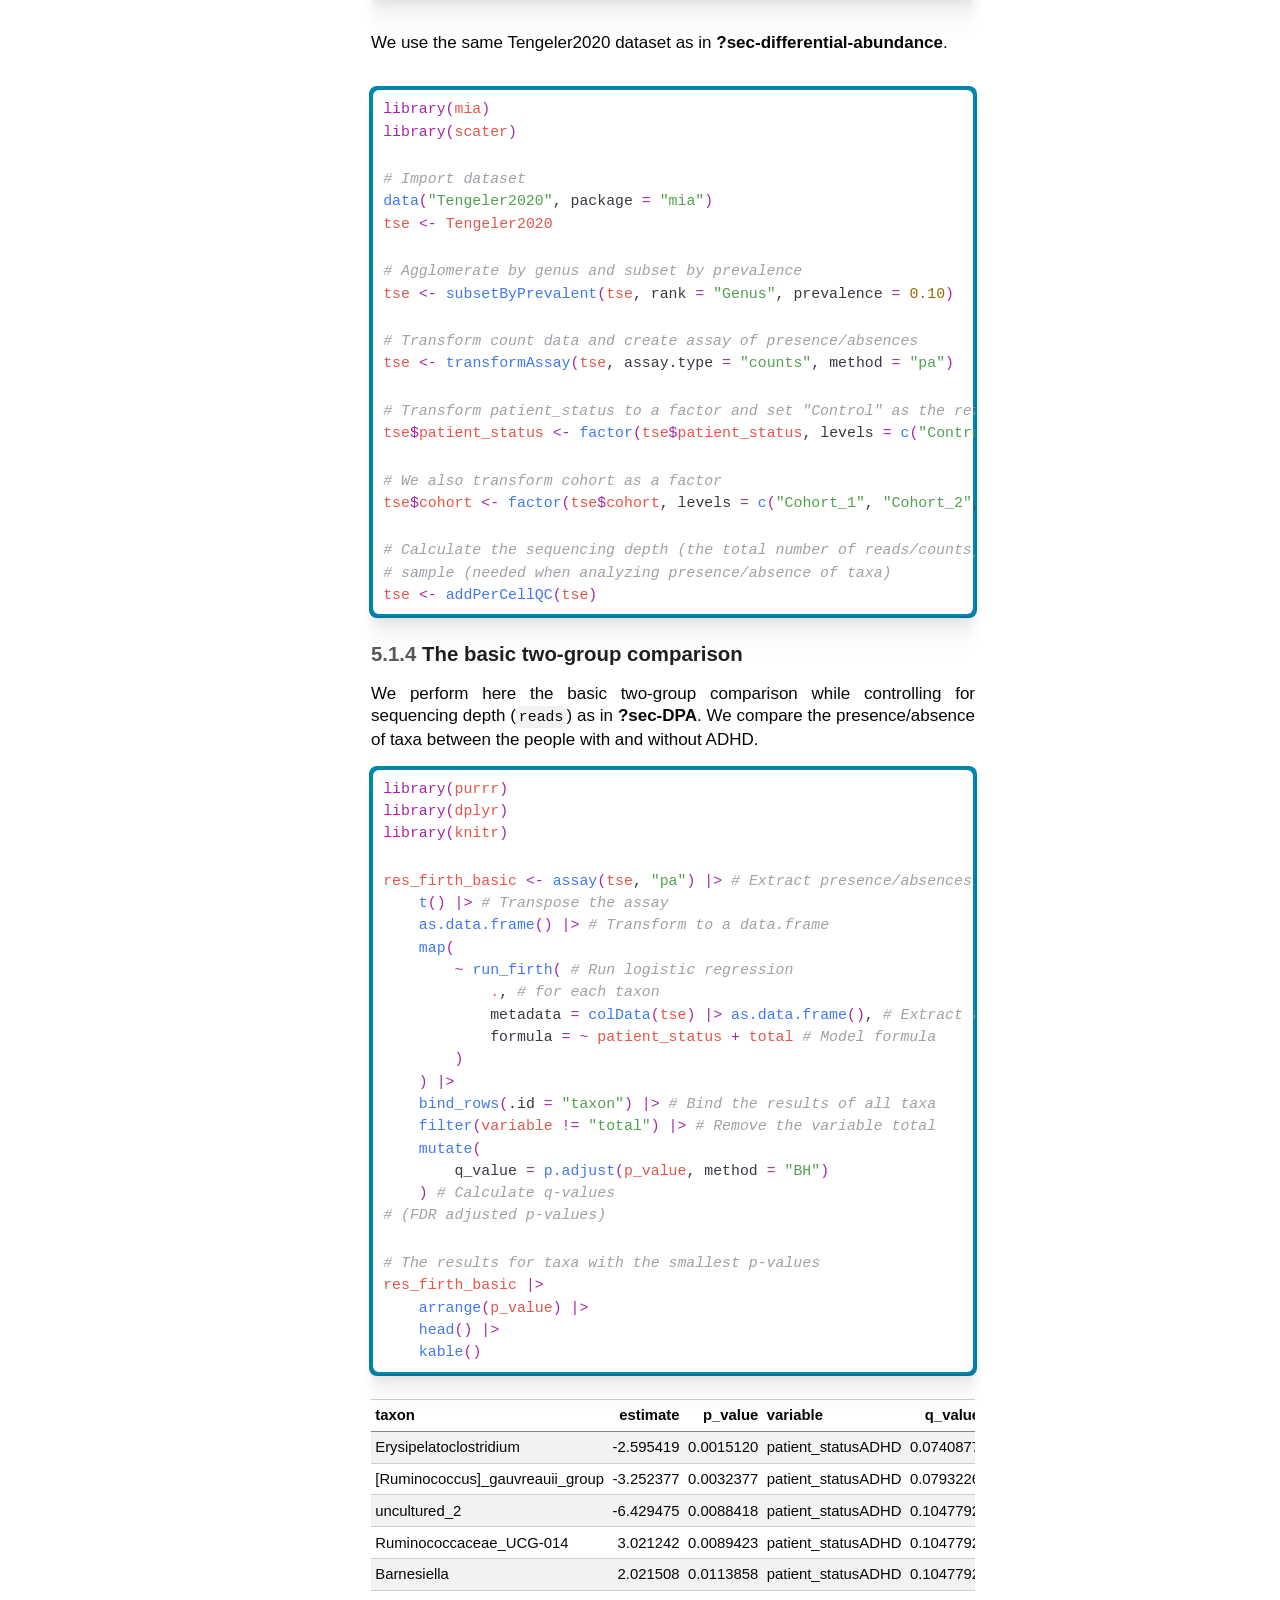
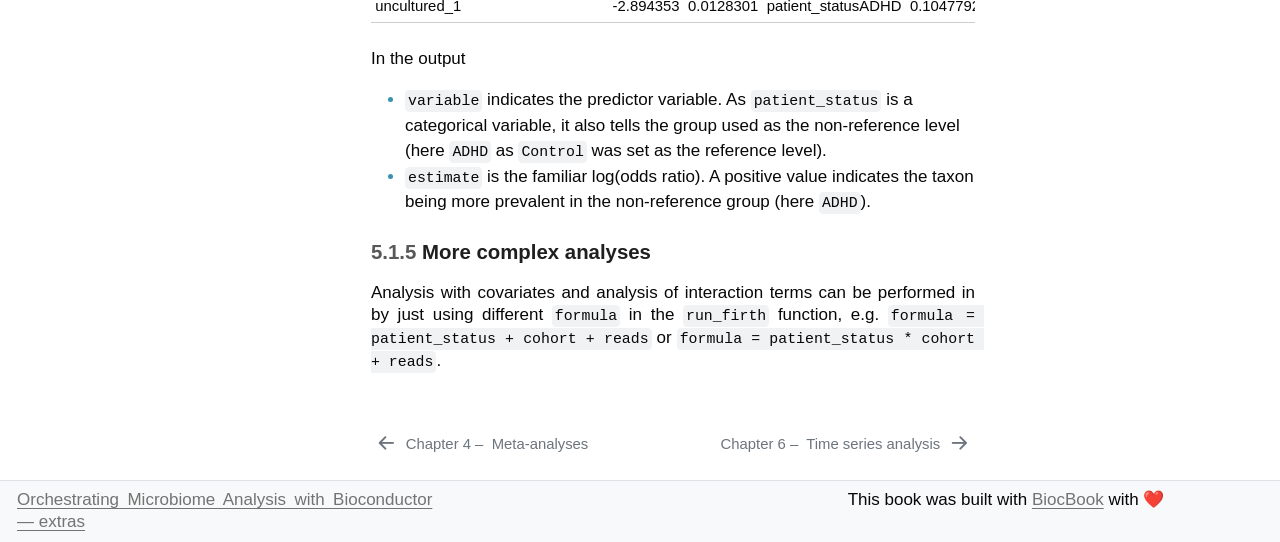
<file: docs/devel/pages/extra_daa.html>
<!DOCTYPE html>
<html xmlns="http://www.w3.org/1999/xhtml" lang="en" xml:lang="en"><head>
<meta http-equiv="Content-Type" content="text/html; charset=UTF-8">
<meta charset="utf-8">
<meta name="generator" content="quarto-1.10.18">
<meta name="viewport" content="width=device-width, initial-scale=1.0, user-scalable=yes">
<title>5&nbsp; Differential abundance analysis – Orchestrating Microbiome Analysis — extras</title>
<style>
/* Default styles provided by pandoc.
** See https://pandoc.org/MANUAL.html#variables-for-html for config info.
*/
span.smallcaps{font-variant: small-caps;}
div.columns{display: flex; gap: 1.5em;}
div.column{flex: auto;}
@media screen {
div.columns{gap: min(4vw, 1.5em);}
div.column{overflow-x: auto;}
}
div.hanging-indent{margin-left: 1.5em; text-indent: -1.5em;}
ul.task-list{list-style: none;}
ul.task-list li input[type="checkbox"] {
  width: 0.8em;
  margin: 0 0.8em 0.2em -1em; /* quarto-specific, see https://github.com/quarto-dev/quarto-cli/issues/4556 */ 
  vertical-align: middle;
}
/* CSS for syntax highlighting */
html { -webkit-text-size-adjust: 100%; }
pre > code.sourceCode { white-space: pre; position: relative; }
pre > code.sourceCode > span { display: inline-block; line-height: 1.25; }
pre > code.sourceCode > span:empty { height: 1.2em; }
.sourceCode { overflow: visible; }
code.sourceCode > span { color: inherit; text-decoration: inherit; }
div.sourceCode { margin: 1em 0; }
pre.sourceCode { margin: 0; }
@media screen {
div.sourceCode { overflow: auto; }
}
@media print {
pre > code.sourceCode { white-space: pre-wrap; }
pre > code.sourceCode > span { text-indent: -5em; padding-left: 5em; }
}
pre.numberSource code
  { counter-reset: source-line 0; }
pre.numberSource code > span
  { position: relative; left: -4em; counter-increment: source-line; }
pre.numberSource code > span > a:first-child::before
  { content: counter(source-line);
    position: relative; left: -1em; text-align: right; vertical-align: baseline;
    border: none; display: inline-block;
    -webkit-touch-callout: none; -webkit-user-select: none;
    -khtml-user-select: none; -moz-user-select: none;
    -ms-user-select: none; user-select: none;
    padding: 0 4px; width: 4em;
  }
pre.numberSource { margin-left: 3em;  padding-left: 4px; }
div.sourceCode
  {   }
@media screen {
pre > code.sourceCode > span > a:first-child::before { text-decoration: underline; }
}
/* CSS for citations */
div.csl-bib-body { }
div.csl-entry {
  clear: both;
}
.hanging-indent div.csl-entry {
  margin-left:2em;
  text-indent:-2em;
}
div.csl-left-margin {
  min-width:2em;
  float:left;
}
div.csl-right-inline {
  margin-left:2em;
  padding-left:1em;
}
div.csl-indent {
  margin-left: 2em;
}</style>

<script src="../site_libs/quarto-nav/quarto-nav.js"></script>
<script src="../site_libs/quarto-nav/headroom.min.js"></script>
<script src="../site_libs/clipboard/clipboard.min.js"></script>
<script src="../site_libs/quarto-search/autocomplete.umd.js"></script>
<script src="../site_libs/quarto-search/fuse.min.js"></script>
<script src="../site_libs/quarto-search/quarto-search.js"></script>
<meta name="quarto:offset" content="../">
<link href="../pages/time_series.html" rel="next">
<link href="../pages/mmuphin_meta_analysis.html" rel="prev">
<link href="../assets/favicon.png" rel="icon" type="image/png">
<script src="../site_libs/quarto-html/quarto.js" type="module"></script>
<script src="../site_libs/quarto-html/tabsets/tabsets.js" type="module"></script>
<script src="../site_libs/quarto-html/popper.min.js"></script>
<script src="../site_libs/quarto-html/tippy.umd.min.js"></script>
<script src="../site_libs/quarto-html/anchor.min.js"></script>
<link href="../site_libs/quarto-html/tippy.css" rel="stylesheet">
<link href="../site_libs/quarto-html/quarto-syntax-highlighting-eec68b17241c1efd3eae2de50d816e3e.css" rel="stylesheet" class="quarto-color-scheme" id="quarto-text-highlighting-styles">
<link href="../site_libs/quarto-html/quarto-syntax-highlighting-dark-25dec783d6e1d11f8e0bba9e4fbb47f4.css" rel="stylesheet" class="quarto-color-scheme quarto-color-alternate" id="quarto-text-highlighting-styles">
<link href="../site_libs/quarto-html/quarto-syntax-highlighting-eec68b17241c1efd3eae2de50d816e3e.css" rel="stylesheet" class="quarto-color-scheme-extra" id="quarto-text-highlighting-styles">
<script src="../site_libs/bootstrap/bootstrap.min.js"></script>
<link href="../site_libs/bootstrap/bootstrap-icons.css" rel="stylesheet">
<link href="../site_libs/bootstrap/bootstrap-2f1fe5fedccd1203b1aa867fe9cfce58.min.css" rel="stylesheet" append-hash="true" class="quarto-color-scheme" id="quarto-bootstrap" data-mode="light">
<link href="../site_libs/bootstrap/bootstrap-dark-036ce5d4a32f44c60d96ed3111f9e174.min.css" rel="stylesheet" append-hash="true" class="quarto-color-scheme quarto-color-alternate" id="quarto-bootstrap" data-mode="dark">
<link href="../site_libs/bootstrap/bootstrap-2f1fe5fedccd1203b1aa867fe9cfce58.min.css" rel="stylesheet" append-hash="true" class="quarto-color-scheme-extra" id="quarto-bootstrap" data-mode="light"><script id="quarto-search-options" type="application/json">{
  "location": "sidebar",
  "copy-button": false,
  "collapse-after": 3,
  "panel-placement": "start",
  "type": "textbox",
  "limit": 50,
  "keyboard-shortcut": [
    "f",
    "/",
    "s"
  ],
  "language": {
    "search-no-results-text": "No results",
    "search-matching-documents-text": "matching documents",
    "search-copy-link-title": "Copy link to search",
    "search-hide-matches-text": "Hide additional matches",
    "search-more-match-text": "more match in this document",
    "search-more-matches-text": "more matches in this document",
    "search-clear-button-title": "Clear",
    "search-text-placeholder": "",
    "search-detached-cancel-button-title": "Cancel",
    "search-submit-button-title": "Submit",
    "search-label": "Search"
  }
}</script>
</head>
<body class="nav-sidebar docked nav-fixed slimcontent quarto-light"><script id="quarto-html-before-body" type="application/javascript">
    const toggleBodyColorMode = (bsSheetEl) => {
      const mode = bsSheetEl.getAttribute("data-mode");
      const bodyEl = window.document.querySelector("body");
      if (mode === "dark") {
        bodyEl.classList.add("quarto-dark");
        bodyEl.classList.remove("quarto-light");
      } else {
        bodyEl.classList.add("quarto-light");
        bodyEl.classList.remove("quarto-dark");
      }
    }
    const toggleBodyColorPrimary = () => {
      const bsSheetEl = window.document.querySelector("link#quarto-bootstrap:not([rel=disabled-stylesheet])");
      if (bsSheetEl) {
        toggleBodyColorMode(bsSheetEl);
      }
    }
    const setColorSchemeToggle = (alternate) => {
      const toggles = window.document.querySelectorAll('.quarto-color-scheme-toggle');
      for (let i=0; i < toggles.length; i++) {
        const toggle = toggles[i];
        if (toggle) {
          if (alternate) {
            toggle.classList.add("alternate");
          } else {
            toggle.classList.remove("alternate");
          }
        }
      }
    };
    const toggleColorMode = (alternate) => {
      // Switch the stylesheets
      const primaryStylesheets = window.document.querySelectorAll('link.quarto-color-scheme:not(.quarto-color-alternate)');
      const alternateStylesheets = window.document.querySelectorAll('link.quarto-color-scheme.quarto-color-alternate');
      manageTransitions('#quarto-margin-sidebar .nav-link', false);
      if (alternate) {
        // note: dark is layered on light, we don't disable primary!
        enableStylesheet(alternateStylesheets);
        for (const sheetNode of alternateStylesheets) {
          if (sheetNode.id === "quarto-bootstrap") {
            toggleBodyColorMode(sheetNode);
          }
        }
      } else {
        disableStylesheet(alternateStylesheets);
        enableStylesheet(primaryStylesheets)
        toggleBodyColorPrimary();
      }
      manageTransitions('#quarto-margin-sidebar .nav-link', true);
      // Switch the toggles
      setColorSchemeToggle(alternate)
      // Hack to workaround the fact that safari doesn't
      // properly recolor the scrollbar when toggling (#1455)
      if (navigator.userAgent.indexOf('Safari') > 0 && navigator.userAgent.indexOf('Chrome') == -1) {
        manageTransitions("body", false);
        window.scrollTo(0, 1);
        setTimeout(() => {
          window.scrollTo(0, 0);
          manageTransitions("body", true);
        }, 40);
      }
    }
    const disableStylesheet = (stylesheets) => {
      for (let i=0; i < stylesheets.length; i++) {
        const stylesheet = stylesheets[i];
        stylesheet.rel = 'disabled-stylesheet';
      }
    }
    const enableStylesheet = (stylesheets) => {
      for (let i=0; i < stylesheets.length; i++) {
        const stylesheet = stylesheets[i];
        if(stylesheet.rel !== 'stylesheet') { // for Chrome, which will still FOUC without this check
          stylesheet.rel = 'stylesheet';
        }
      }
    }
    const manageTransitions = (selector, allowTransitions) => {
      const els = window.document.querySelectorAll(selector);
      for (let i=0; i < els.length; i++) {
        const el = els[i];
        if (allowTransitions) {
          el.classList.remove('notransition');
        } else {
          el.classList.add('notransition');
        }
      }
    }
    const isFileUrl = () => {
      return window.location.protocol === 'file:';
    }
    const hasAlternateSentinel = () => {
      let styleSentinel = getColorSchemeSentinel();
      if (styleSentinel !== null) {
        return styleSentinel === "alternate";
      } else {
        return false;
      }
    }
    const setStyleSentinel = (alternate) => {
      const value = alternate ? "alternate" : "default";
      if (!isFileUrl()) {
        window.localStorage.setItem("quarto-color-scheme", value);
      } else {
        localAlternateSentinel = value;
      }
    }
    const getColorSchemeSentinel = () => {
      if (!isFileUrl()) {
        const storageValue = window.localStorage.getItem("quarto-color-scheme");
        return storageValue != null ? storageValue : localAlternateSentinel;
      } else {
        return localAlternateSentinel;
      }
    }
    const toggleGiscusIfUsed = (isAlternate, darkModeDefault) => {
      const baseTheme = document.querySelector('#giscus-base-theme')?.value ?? 'light';
      const alternateTheme = document.querySelector('#giscus-alt-theme')?.value ?? 'dark';
      let newTheme = '';
      if(authorPrefersDark) {
        newTheme = isAlternate ? baseTheme : alternateTheme;
      } else {
        newTheme = isAlternate ? alternateTheme : baseTheme;
      }
      const changeGiscusTheme = () => {
        // From: https://github.com/giscus/giscus/issues/336
        const sendMessage = (message) => {
          const iframe = document.querySelector('iframe.giscus-frame');
          if (!iframe) return;
          iframe.contentWindow.postMessage({ giscus: message }, 'https://giscus.app');
        }
        sendMessage({
          setConfig: {
            theme: newTheme
          }
        });
      }
      const isGiscussLoaded = window.document.querySelector('iframe.giscus-frame') !== null;
      if (isGiscussLoaded) {
        changeGiscusTheme();
      }
    };
    const authorPrefersDark = false;
    const darkModeDefault = authorPrefersDark;
      document.querySelector('link#quarto-text-highlighting-styles.quarto-color-scheme-extra').rel = 'disabled-stylesheet';
      document.querySelector('link#quarto-bootstrap.quarto-color-scheme-extra').rel = 'disabled-stylesheet';
    let localAlternateSentinel = darkModeDefault ? 'alternate' : 'default';
    // Dark / light mode switch
    window.quartoToggleColorScheme = () => {
      // Read the current dark / light value
      let toAlternate = !hasAlternateSentinel();
      toggleColorMode(toAlternate);
      setStyleSentinel(toAlternate);
      toggleGiscusIfUsed(toAlternate, darkModeDefault);
      window.dispatchEvent(new Event('resize'));
    };
    // Switch to dark mode if need be
    if (hasAlternateSentinel()) {
      toggleColorMode(true);
    } else {
      toggleColorMode(false);
    }
  </script>

<div id="quarto-search-results"></div>
  <header id="quarto-header" class="headroom fixed-top"><nav class="navbar navbar-expand-lg " data-bs-theme="dark"><div class="navbar-container container-fluid">
      <div class="navbar-brand-container mx-auto">
    <a href="../index.html" class="navbar-brand navbar-brand-logo">
    <img src="../assets/mia_logo.png" alt="" class="navbar-logo light-content"><img src="../assets/mia_logo.png" alt="" class="navbar-logo dark-content"></a>
    <a class="navbar-brand" href="../index.html">
    <span class="navbar-title">Orchestrating Microbiome Analysis — extras</span>
    </a>
  </div>
          <button class="navbar-toggler" type="button" data-bs-toggle="collapse" data-bs-target="#navbarCollapse" aria-controls="navbarCollapse" role="menu" aria-expanded="false" aria-label="Toggle navigation" onclick="if (window.quartoToggleHeadroom) { window.quartoToggleHeadroom(); }">
  <span class="navbar-toggler-icon"></span>
</button>
          <div class="collapse navbar-collapse" id="navbarCollapse">
            <ul class="navbar-nav navbar-nav-scroll me-auto">
<li class="nav-item dropdown ">
    <a class="nav-link dropdown-toggle" href="#" id="nav-menu-bi-github" role="link" data-bs-toggle="dropdown" aria-expanded="false">
      <i class="bi bi-github" role="img">
</i> 
 <span class="menu-text"></span>
    </a>
    <ul class="dropdown-menu" aria-labelledby="nav-menu-bi-github">
<li>
    <a class="dropdown-item" href="https://github.com/microbiome/OMA-extras/">
 <span class="dropdown-text">Source Code</span></a>
  </li>  
        <li>
    <a class="dropdown-item" href="https://microbiome.github.io/OMA-extras/docs/devel/">
 <span class="dropdown-text">Browse version <code>devel</code></span></a>
  </li>  
    </ul>
</li>
  <li class="nav-item compact">
    <a class="nav-link" href="https://twitter.com"> <i class="bi bi-twitter" role="img">
</i> 
<span class="menu-text"></span></a>
  </li>  
</ul>
</div> <!-- /navcollapse -->
            <div class="quarto-navbar-tools">
  <a href="" class="quarto-color-scheme-toggle quarto-navigation-tool  px-1" onclick="window.quartoToggleColorScheme(); return false;" title="Toggle dark mode"><i class="bi"></i></a>
</div>
      </div> <!-- /container-fluid -->
    </nav><nav class="quarto-secondary-nav"><div class="container-fluid d-flex">
      <button type="button" class="quarto-btn-toggle btn" data-bs-toggle="collapse" role="button" data-bs-target=".quarto-sidebar-collapse-item" aria-controls="quarto-sidebar" aria-expanded="false" aria-label="Toggle sidebar navigation" onclick="if (window.quartoToggleHeadroom) { window.quartoToggleHeadroom(); }">
        <i class="bi bi-layout-text-sidebar-reverse"></i>
      </button>
        <nav class="quarto-page-breadcrumbs" aria-label="breadcrumb"><ol class="breadcrumb"><li class="breadcrumb-item"><a href="../pages/extra_daa.html"><span class="chapter-number">5</span>&nbsp; <span class="chapter-title">Differential abundance analysis</span></a></li></ol></nav>
        <a class="flex-grow-1" role="navigation" data-bs-toggle="collapse" data-bs-target=".quarto-sidebar-collapse-item" aria-controls="quarto-sidebar" aria-expanded="false" aria-label="Toggle sidebar navigation" onclick="if (window.quartoToggleHeadroom) { window.quartoToggleHeadroom(); }">      
        </a>
      <button type="button" class="btn quarto-search-button" aria-label="Search" onclick="window.quartoOpenSearch();">
        <i class="bi bi-search"></i>
      </button>
    </div>
  </nav></header><!-- content --><div id="quarto-content" class="quarto-container page-columns page-rows-contents page-layout-article page-navbar">
<!-- sidebar -->
  <nav id="quarto-sidebar" class="sidebar collapse collapse-horizontal quarto-sidebar-collapse-item sidebar-navigation docked overflow-auto"><div class="mt-2 flex-shrink-0 align-items-center">
        <div class="sidebar-search">
        <div id="quarto-search" class="" title="Search"></div>
        </div>
        </div>
    <div class="sidebar-menu-container"> 
    <ul class="list-unstyled mt-1">
<li class="sidebar-item">
  <div class="sidebar-item-container"> 
  <a href="../index.html" class="sidebar-item-text sidebar-link">
 <span class="menu-text">Overview</span></a>
  </div>
</li>
        <li class="sidebar-item">
  <div class="sidebar-item-container"> 
  <a href="../pages/network_learning.html" class="sidebar-item-text sidebar-link">
 <span class="menu-text"><span class="chapter-number">1</span>&nbsp; <span class="chapter-title">Network learning &amp; analysis</span></span></a>
  </div>
</li>
        <li class="sidebar-item">
  <div class="sidebar-item-container"> 
  <a href="../pages/network_comparison.html" class="sidebar-item-text sidebar-link">
 <span class="menu-text"><span class="chapter-number">2</span>&nbsp; <span class="chapter-title">Network comparison</span></span></a>
  </div>
</li>
        <li class="sidebar-item">
  <div class="sidebar-item-container"> 
  <a href="../pages/msea.html" class="sidebar-item-text sidebar-link">
 <span class="menu-text"><span class="chapter-number">3</span>&nbsp; <span class="chapter-title">Microbe Set Enrichment Analysis (MSEA)</span></span></a>
  </div>
</li>
        <li class="sidebar-item">
  <div class="sidebar-item-container"> 
  <a href="../pages/mmuphin_meta_analysis.html" class="sidebar-item-text sidebar-link">
 <span class="menu-text"><span class="chapter-number">4</span>&nbsp; <span class="chapter-title">Meta-analyses</span></span></a>
  </div>
</li>
        <li class="sidebar-item">
  <div class="sidebar-item-container"> 
  <a href="../pages/extra_daa.html" class="sidebar-item-text sidebar-link active">
 <span class="menu-text"><span class="chapter-number">5</span>&nbsp; <span class="chapter-title">Differential abundance analysis</span></span></a>
  </div>
</li>
        <li class="sidebar-item">
  <div class="sidebar-item-container"> 
  <a href="../pages/time_series.html" class="sidebar-item-text sidebar-link">
 <span class="menu-text"><span class="chapter-number">6</span>&nbsp; <span class="chapter-title">Time series analysis</span></span></a>
  </div>
</li>
        <li class="sidebar-item sidebar-item-section">
      <div class="sidebar-item-container"> 
            <a class="sidebar-item-text sidebar-link text-start collapsed" data-bs-toggle="collapse" data-bs-target="#quarto-sidebar-section-1" role="navigation" aria-expanded="false">
 <span class="menu-text">Machine learning</span></a>
          <a class="sidebar-item-toggle text-start collapsed" data-bs-toggle="collapse" data-bs-target="#quarto-sidebar-section-1" role="navigation" aria-expanded="false" aria-label="Toggle section">
            <i class="bi bi-chevron-right ms-2"></i>
          </a> 
      </div>
      <ul id="quarto-sidebar-section-1" class="collapse list-unstyled sidebar-section depth1 ">
<li class="sidebar-item">
  <div class="sidebar-item-container"> 
  <a href="../pages/machine_learning_intro.html" class="sidebar-item-text sidebar-link">
 <span class="menu-text">Introduction</span></a>
  </div>
</li>
          <li class="sidebar-item">
  <div class="sidebar-item-container"> 
  <a href="../pages/machine_learning.html" class="sidebar-item-text sidebar-link">
 <span class="menu-text"><span class="chapter-number">7</span>&nbsp; <span class="chapter-title">Machine learning</span></span></a>
  </div>
</li>
      </ul>
</li>
        <li class="sidebar-item sidebar-item-section">
      <div class="sidebar-item-container"> 
            <a class="sidebar-item-text sidebar-link text-start collapsed" data-bs-toggle="collapse" data-bs-target="#quarto-sidebar-section-2" role="navigation" aria-expanded="false">
 <span class="menu-text">Appendices</span></a>
          <a class="sidebar-item-toggle text-start collapsed" data-bs-toggle="collapse" data-bs-target="#quarto-sidebar-section-2" role="navigation" aria-expanded="false" aria-label="Toggle section">
            <i class="bi bi-chevron-right ms-2"></i>
          </a> 
      </div>
      <ul id="quarto-sidebar-section-2" class="collapse list-unstyled sidebar-section depth1 ">
<li class="sidebar-item">
  <div class="sidebar-item-container"> 
  <a href="../pages/session_info.html" class="sidebar-item-text sidebar-link">
 <span class="menu-text"><span class="chapter-number">A</span>&nbsp; <span class="chapter-title">Technical info</span></span></a>
  </div>
</li>
      </ul>
</li>
    </ul>
</div>
</nav><div id="quarto-sidebar-glass" class="quarto-sidebar-collapse-item" data-bs-toggle="collapse" data-bs-target=".quarto-sidebar-collapse-item"></div>
<!-- margin-sidebar -->
    <div id="quarto-margin-sidebar" class="sidebar margin-sidebar">
        <nav id="TOC" role="doc-toc" class="toc-active"><h2 id="toc-title">Table of contents</h2>
   
  <ul>
<li>
<a href="#sec-orm" id="toc-sec-orm" class="nav-link active" data-scroll-target="#sec-orm"><span class="header-section-number">5.1</span> Differential abundance analysis with ordinal regression model</a>
  <ul class="collapse">
<li><a href="#sec-orm-basic" id="toc-sec-orm-basic" class="nav-link" data-scroll-target="#sec-orm-basic"><span class="header-section-number">5.1.1</span> The basic two-group comparison</a></li>
  <li><a href="#sec-orm-complex" id="toc-sec-orm-complex" class="nav-link" data-scroll-target="#sec-orm-complex"><span class="header-section-number">5.1.2</span> More complex analyses</a></li>
  <li><a href="#sec-firth" id="toc-sec-firth" class="nav-link" data-scroll-target="#sec-firth"><span class="header-section-number">5.1.3</span> Analysis of presence/absence with Firth logistic regression</a></li>
  <li><a href="#sec-firth-basic" id="toc-sec-firth-basic" class="nav-link" data-scroll-target="#sec-firth-basic"><span class="header-section-number">5.1.4</span> The basic two-group comparison</a></li>
  <li><a href="#sec-firth-complex" id="toc-sec-firth-complex" class="nav-link" data-scroll-target="#sec-firth-complex"><span class="header-section-number">5.1.5</span> More complex analyses</a></li>
  </ul>
</li>
  </ul></nav>
    </div>
<!-- main -->
<main class="content page-columns page-full" id="quarto-document-content"><header id="title-block-header" class="quarto-title-block default"><div class="quarto-title">
<h1 class="title"><span id="sec-extra_daa" class="quarto-section-identifier"><span class="chapter-number">5</span>&nbsp; <span class="chapter-title">Differential abundance analysis</span></span></h1>
</div>



<div class="quarto-title-meta">

    
  
    
  </div>
  


</header><section id="sec-orm" class="level2 page-columns page-full" data-number="5.1"><h2 data-number="5.1" class="anchored" data-anchor-id="sec-orm">
<span class="header-section-number">5.1</span> Differential abundance analysis with ordinal regression model</h2>
<p>We show here how to perform DAA by analyzing relative abundances with ordinal regression model (ORM). We have chosen ORM as it makes few assumptions on the distributions of abundances while it can incorporate covariates (including interaction terms) in the analysis. As ORM performs very similarly to the familiar non-parametric Wilcoxon test in the basic two group comparison it can also be seen as an extension of the Wilcoxon test <span class="citation" data-cites="Harrell2001 Liu2017">(<a href="#ref-Harrell2001" role="doc-biblioref">Harrell 2001</a>; <a href="#ref-Liu2017" role="doc-biblioref">Liu et al. 2017</a>)</span>.</p>
<div class="no-row-height column-margin column-container"><div id="ref-Harrell2001" class="csl-entry" role="listitem">
Harrell, Frank E. 2001. <em>Regression Modeling Strategies</em>. Springer New York. <a href="https://doi.org/10.1007/978-1-4757-3462-1">https://doi.org/10.1007/978-1-4757-3462-1</a>.
</div><div id="ref-Liu2017" class="csl-entry" role="listitem">
Liu, Qi, Bryan E. Shepherd, Chun Li, and Frank E. Harrell. 2017. <span>“Modeling Continuous Response Variables Using Ordinal Regression.”</span> <em>Statistics in Medicine</em> 36 (November): 4316. <a href="https://doi.org/10.1002/SIM.7433">https://doi.org/10.1002/SIM.7433</a>.
</div></div><p>By using ORM to model the skewed and/or zero inflated distributions of microbial abundances, we can avoid the strong parametric assumptions (e.g.&nbsp;negative binomial distribution) made by some methods. Furthermore, we do not need to transform abundances. This good because the choice of the transformation may be somewhat arbitrary while it may affect the DAA results. Moreover, ORM has been shown to perform well in practice in DAA when considering its sensitivity and the consistency of its results <span class="citation" data-cites="Pelto2025">(<a href="#ref-Pelto2025" role="doc-biblioref">Pelto et al. 2025</a>)</span>.</p>
<p>We first create a function that (for each taxon) runs ORM and returns the effect size estimate and p-value (based on score test) for each variable in the model.</p>
<div class="cell" data-layout-align="center">
<div class="code-copy-outer-scaffold"><div class="sourceCode" id="cb1"><pre class="downlit sourceCode r code-with-copy"><code class="sourceCode R"><span><span class="co"># The function uses the orm() function from the rms package</span></span>
<span><span class="kw"><a href="https://rdrr.io/r/base/library.html">library</a></span><span class="op">(</span><span class="va"><a href="https://hbiostat.org/R/rms/">rms</a></span><span class="op">)</span></span>
<span></span>
<span><span class="va">run_orm</span> <span class="op">&lt;-</span> <span class="kw">function</span><span class="op">(</span><span class="va">abundance</span>, <span class="va">metadata</span>, <span class="va">formula</span><span class="op">)</span> <span class="op">{</span></span>
<span>    <span class="co"># Create the design matrix of the model</span></span>
<span>    <span class="va">mm</span> <span class="op">&lt;-</span> <span class="fu"><a href="https://rdrr.io/r/stats/model.matrix.html">model.matrix</a></span><span class="op">(</span><span class="va">formula</span>, <span class="va">metadata</span><span class="op">)</span> <span class="op">|&gt;</span></span>
<span>        <span class="fu"><a href="https://rdrr.io/r/base/cbind.html">cbind.data.frame</a></span><span class="op">(</span><span class="va">abundance</span><span class="op">)</span></span>
<span>    <span class="va">mm</span><span class="op">[[</span><span class="st">"(Intercept)"</span><span class="op">]</span><span class="op">]</span> <span class="op">&lt;-</span> <span class="cn">NULL</span></span>
<span></span>
<span>    <span class="va">inds</span> <span class="op">&lt;-</span> <span class="fl">1</span><span class="op">:</span><span class="op">(</span><span class="fu"><a href="https://rdrr.io/r/base/nrow.html">ncol</a></span><span class="op">(</span><span class="va">mm</span><span class="op">)</span> <span class="op">-</span> <span class="fl">1</span><span class="op">)</span></span>
<span>    <span class="va">vars</span> <span class="op">&lt;-</span> <span class="fu"><a href="https://rdrr.io/r/base/colnames.html">colnames</a></span><span class="op">(</span><span class="va">mm</span><span class="op">)</span><span class="op">[</span><span class="va">inds</span><span class="op">]</span></span>
<span></span>
<span>    <span class="co"># Fit ordinal regression model with all variables</span></span>
<span>    <span class="co"># (Intercepts are automatically added)</span></span>
<span>    <span class="va">fit_1</span> <span class="op">&lt;-</span> <span class="fu"><a href="https://rdrr.io/pkg/rms/man/orm.html">orm</a></span><span class="op">(</span><span class="va">abundance</span> <span class="op">~</span> <span class="va">.</span>, data <span class="op">=</span> <span class="va">mm</span><span class="op">)</span></span>
<span>    <span class="va">score_1</span> <span class="op">&lt;-</span> <span class="va">fit_1</span><span class="op">$</span><span class="va">stats</span><span class="op">[</span><span class="st">"Score"</span><span class="op">]</span></span>
<span></span>
<span>    <span class="va">res</span> <span class="op">&lt;-</span> <span class="fu"><a href="https://rdrr.io/r/base/data.frame.html">data.frame</a></span><span class="op">(</span>estimate <span class="op">=</span> <span class="va">fit_1</span><span class="op">$</span><span class="va">coefficients</span><span class="op">[</span><span class="va">vars</span><span class="op">]</span>, p_value <span class="op">=</span> <span class="cn">NA</span><span class="op">)</span></span>
<span></span>
<span>    <span class="co"># Calculate p-value based on score test for each variable</span></span>
<span>    <span class="kw">if</span> <span class="op">(</span><span class="fu"><a href="https://rdrr.io/r/base/length.html">length</a></span><span class="op">(</span><span class="va">inds</span><span class="op">)</span> <span class="op">==</span> <span class="fl">1</span><span class="op">)</span> <span class="op">{</span></span>
<span>        <span class="va">res</span><span class="op">$</span><span class="va">p_value</span> <span class="op">&lt;-</span> <span class="va">fit_1</span><span class="op">$</span><span class="va">stats</span><span class="op">[</span><span class="st">"Score P"</span><span class="op">]</span></span>
<span>    <span class="op">}</span> <span class="kw">else</span> <span class="op">{</span></span>
<span>        <span class="kw">for</span> <span class="op">(</span><span class="va">i</span> <span class="kw">in</span> <span class="va">inds</span><span class="op">)</span> <span class="op">{</span></span>
<span>            <span class="va">fit_0</span> <span class="op">&lt;-</span> <span class="fu"><a href="https://rdrr.io/pkg/rms/man/orm.html">orm</a></span><span class="op">(</span><span class="va">abundance</span> <span class="op">~</span> <span class="va">.</span>, data <span class="op">=</span> <span class="va">mm</span><span class="op">[</span>, <span class="op">-</span><span class="va">i</span><span class="op">]</span><span class="op">)</span></span>
<span>            <span class="va">score_0</span> <span class="op">&lt;-</span> <span class="va">fit_0</span><span class="op">$</span><span class="va">stats</span><span class="op">[</span><span class="st">"Score"</span><span class="op">]</span></span>
<span>            <span class="va">res</span><span class="op">$</span><span class="va">p_value</span><span class="op">[</span><span class="va">i</span><span class="op">]</span> <span class="op">&lt;-</span> <span class="fu"><a href="https://rdrr.io/r/base/numeric.html">as.numeric</a></span><span class="op">(</span><span class="fl">1</span> <span class="op">-</span> <span class="fu"><a href="https://rdrr.io/r/stats/Chisquare.html">pchisq</a></span><span class="op">(</span><span class="va">score_1</span> <span class="op">-</span> <span class="va">score_0</span>, df <span class="op">=</span> <span class="fl">1</span><span class="op">)</span><span class="op">)</span></span>
<span>        <span class="op">}</span></span>
<span>    <span class="op">}</span></span>
<span></span>
<span>    <span class="va">res</span><span class="op">[[</span><span class="st">"variable"</span><span class="op">]</span><span class="op">]</span> <span class="op">&lt;-</span> <span class="fu"><a href="https://rdrr.io/r/base/colnames.html">rownames</a></span><span class="op">(</span><span class="va">res</span><span class="op">)</span></span>
<span>    <span class="fu"><a href="https://rdrr.io/r/base/colnames.html">rownames</a></span><span class="op">(</span><span class="va">res</span><span class="op">)</span> <span class="op">&lt;-</span> <span class="cn">NULL</span></span>
<span>    <span class="kw"><a href="https://rdrr.io/r/base/function.html">return</a></span><span class="op">(</span><span class="va">res</span><span class="op">)</span></span>
<span><span class="op">}</span></span></code></pre></div><button title="Copy to Clipboard" class="code-copy-button"><i class="bi"></i></button></div>
</div>
<p>We use the same Tengeler2020 dataset as in <span class="quarto-unresolved-ref">?sec-differential-abundance</span>.</p>
<div class="cell" data-layout-align="center">
<div class="code-copy-outer-scaffold"><div class="sourceCode" id="cb2"><pre class="downlit sourceCode r code-with-copy"><code class="sourceCode R"><span><span class="kw"><a href="https://rdrr.io/r/base/library.html">library</a></span><span class="op">(</span><span class="va"><a href="https://microbiome.github.io/mia/">mia</a></span><span class="op">)</span></span>
<span></span>
<span><span class="co"># Import dataset</span></span>
<span><span class="fu"><a href="https://rdrr.io/r/utils/data.html">data</a></span><span class="op">(</span><span class="st">"Tengeler2020"</span>, package <span class="op">=</span> <span class="st">"mia"</span><span class="op">)</span></span>
<span><span class="va">tse</span> <span class="op">&lt;-</span> <span class="va">Tengeler2020</span></span>
<span></span>
<span><span class="co"># Agglomerate by genus and subset by prevalence</span></span>
<span><span class="va">tse</span> <span class="op">&lt;-</span> <span class="fu"><a href="https://microbiome.github.io/mia/reference/getPrevalence.html">subsetByPrevalent</a></span><span class="op">(</span><span class="va">tse</span>, rank <span class="op">=</span> <span class="st">"Genus"</span>, prevalence <span class="op">=</span> <span class="fl">0.10</span><span class="op">)</span></span>
<span></span>
<span><span class="co"># Transform count data and create assay of relative abundances</span></span>
<span><span class="va">tse</span> <span class="op">&lt;-</span> <span class="fu"><a href="https://microbiome.github.io/mia/reference/transformAssay.html">transformAssay</a></span><span class="op">(</span><span class="va">tse</span>, assay.type <span class="op">=</span> <span class="st">"counts"</span>, method <span class="op">=</span> <span class="st">"relabundance"</span><span class="op">)</span></span>
<span></span>
<span><span class="co"># Transform patient_status to a factor and set "Control" as the reference level</span></span>
<span><span class="va">tse</span><span class="op">$</span><span class="va">patient_status</span> <span class="op">&lt;-</span> <span class="fu"><a href="https://rdrr.io/r/base/factor.html">factor</a></span><span class="op">(</span><span class="va">tse</span><span class="op">$</span><span class="va">patient_status</span>, levels <span class="op">=</span> <span class="fu"><a href="https://rdrr.io/r/base/c.html">c</a></span><span class="op">(</span><span class="st">"Control"</span>, <span class="st">"ADHD"</span><span class="op">)</span><span class="op">)</span></span>
<span></span>
<span><span class="co"># We also transform cohort as a factor</span></span>
<span><span class="va">tse</span><span class="op">$</span><span class="va">cohort</span> <span class="op">&lt;-</span> <span class="fu"><a href="https://rdrr.io/r/base/factor.html">factor</a></span><span class="op">(</span><span class="va">tse</span><span class="op">$</span><span class="va">cohort</span>, levels <span class="op">=</span> <span class="fu"><a href="https://rdrr.io/r/base/c.html">c</a></span><span class="op">(</span><span class="st">"Cohort_1"</span>, <span class="st">"Cohort_2"</span>, <span class="st">"Cohort_3"</span><span class="op">)</span><span class="op">)</span></span></code></pre></div><button title="Copy to Clipboard" class="code-copy-button"><i class="bi"></i></button></div>
</div>
<section id="sec-orm-basic" class="level3 page-columns page-full" data-number="5.1.1"><h3 data-number="5.1.1" class="anchored" data-anchor-id="sec-orm-basic">
<span class="header-section-number">5.1.1</span> The basic two-group comparison</h3>
<p>We compare the relative abundance of taxa between the people with and without ADHD (indicated by the variable <code>patient_status</code>).</p>
<p>The code below works as follows.</p>
<ol type="1">
<li>We extract the assay with relative abundances from the <code>tse</code> object</li>
<li>The assay is transposed and transformed to a <code>data.frame</code>
</li>
<li>The function <code>run_orm</code> is run for each taxon
<ol type="i">
<li>The <code>.</code> indicates here the relative abundance of each taxon</li>
<li>The metadata including the variable <code>patient_status</code> is extracted from the <code>tse</code> object</li>
<li>The model formula indicates that we included only <code>patient_status</code> in our analysis</li>
</ol>
</li>
<li>The results for all taxa are binded to as one <code>data.frame</code>
</li>
<li>Lastly, we calculate p-values adjusted from multiple testing (<code>q-value</code>) by using the standard FDR correction by <span class="citation" data-cites="Benjamini1995">Benjamini and Hochberg (<a href="#ref-Benjamini1995" role="doc-biblioref">1995</a>)</span> (<code>method = "BH"</code>).</li>
</ol>
<div class="no-row-height column-margin column-container"><div id="ref-Benjamini1995" class="csl-entry" role="listitem">
Benjamini, Yoav, and Yosef Hochberg. 1995. <span>“Controlling the False Discovery Rate: A Practical and Powerful Approach to Multiple Testing.”</span> <em>Journal of the Royal Statistical Society: Series B (Methodological)</em> 57 (January): 289–300. <a href="https://doi.org/10.1111/J.2517-6161.1995.TB02031.X">https://doi.org/10.1111/J.2517-6161.1995.TB02031.X</a>.
</div></div><div class="cell" data-layout-align="center">
<div class="code-copy-outer-scaffold"><div class="sourceCode" id="cb3"><pre class="downlit sourceCode r code-with-copy"><code class="sourceCode R"><span><span class="kw"><a href="https://rdrr.io/r/base/library.html">library</a></span><span class="op">(</span><span class="va"><a href="https://purrr.tidyverse.org/">purrr</a></span><span class="op">)</span></span>
<span><span class="kw"><a href="https://rdrr.io/r/base/library.html">library</a></span><span class="op">(</span><span class="va"><a href="https://dplyr.tidyverse.org">dplyr</a></span><span class="op">)</span></span>
<span><span class="kw"><a href="https://rdrr.io/r/base/library.html">library</a></span><span class="op">(</span><span class="va"><a href="https://yihui.org/knitr/">knitr</a></span><span class="op">)</span></span>
<span></span>
<span><span class="va">res_daa_basic</span> <span class="op">&lt;-</span> <span class="fu"><a href="https://rdrr.io/pkg/SummarizedExperiment/man/SummarizedExperiment-class.html">assay</a></span><span class="op">(</span><span class="va">tse</span>, <span class="st">"relabundance"</span><span class="op">)</span> <span class="op">|&gt;</span> <span class="co"># Extract relative abundances</span></span>
<span>    <span class="fu"><a href="https://rdrr.io/r/base/t.html">t</a></span><span class="op">(</span><span class="op">)</span> <span class="op">|&gt;</span> <span class="co"># Transpose the assay</span></span>
<span>    <span class="fu"><a href="https://rdrr.io/r/base/as.data.frame.html">as.data.frame</a></span><span class="op">(</span><span class="op">)</span> <span class="op">|&gt;</span> <span class="co"># Transform to a data.frame</span></span>
<span>    <span class="fu"><a href="https://purrr.tidyverse.org/reference/map.html">map</a></span><span class="op">(</span></span>
<span>        <span class="op">~</span> <span class="fu">run_orm</span><span class="op">(</span> <span class="co"># Run ORM for each taxon</span></span>
<span>            <span class="va">.</span>,</span>
<span>            metadata <span class="op">=</span> <span class="fu"><a href="https://rdrr.io/pkg/SummarizedExperiment/man/SummarizedExperiment-class.html">colData</a></span><span class="op">(</span><span class="va">tse</span><span class="op">)</span> <span class="op">|&gt;</span> <span class="fu"><a href="https://rdrr.io/r/base/as.data.frame.html">as.data.frame</a></span><span class="op">(</span><span class="op">)</span>, <span class="co"># Extract the metadata</span></span>
<span>            formula <span class="op">=</span> <span class="op">~</span><span class="va">patient_status</span> <span class="co"># Model formula. Now only patient_status</span></span>
<span>        <span class="op">)</span></span>
<span>    <span class="op">)</span> <span class="op">|&gt;</span></span>
<span>    <span class="fu"><a href="https://dplyr.tidyverse.org/reference/bind_rows.html">bind_rows</a></span><span class="op">(</span>.id <span class="op">=</span> <span class="st">"taxon"</span><span class="op">)</span> <span class="op">|&gt;</span> <span class="co"># Bind the results of all taxa</span></span>
<span>    <span class="fu"><a href="https://dplyr.tidyverse.org/reference/mutate.html">mutate</a></span><span class="op">(</span></span>
<span>        q_value <span class="op">=</span> <span class="fu"><a href="https://rdrr.io/r/stats/p.adjust.html">p.adjust</a></span><span class="op">(</span><span class="va">p_value</span>, method <span class="op">=</span> <span class="st">"BH"</span><span class="op">)</span></span>
<span>    <span class="op">)</span> <span class="co"># Calculate q-values</span></span>
<span><span class="co"># (FDR adjusted p-values)</span></span>
<span></span>
<span><span class="co"># The results for taxa with the smallest p-values</span></span>
<span><span class="va">res_daa_basic</span> <span class="op">|&gt;</span></span>
<span>    <span class="fu"><a href="https://dplyr.tidyverse.org/reference/arrange.html">arrange</a></span><span class="op">(</span><span class="va">p_value</span><span class="op">)</span> <span class="op">|&gt;</span></span>
<span>    <span class="fu"><a href="https://rdrr.io/r/utils/head.html">head</a></span><span class="op">(</span><span class="op">)</span> <span class="op">|&gt;</span></span>
<span>    <span class="fu"><a href="https://rdrr.io/pkg/knitr/man/kable.html">kable</a></span><span class="op">(</span><span class="op">)</span></span></code></pre></div><button title="Copy to Clipboard" class="code-copy-button"><i class="bi"></i></button></div>
<div class="cell-output-display">
<table class="caption-top table table-sm table-striped small">
<colgroup>
<col style="width: 39%">
<col style="width: 12%">
<col style="width: 12%">
<col style="width: 23%">
<col style="width: 12%">
</colgroup>
<thead><tr class="header">
<th style="text-align: left;">taxon</th>
<th style="text-align: right;">estimate</th>
<th style="text-align: right;">p_value</th>
<th style="text-align: left;">variable</th>
<th style="text-align: right;">q_value</th>
</tr></thead>
<tbody>
<tr class="odd">
<td style="text-align: left;">[Ruminococcus]_gauvreauii_group</td>
<td style="text-align: right;">-3.469550</td>
<td style="text-align: right;">0.0000919</td>
<td style="text-align: left;">patient_statusADHD</td>
<td style="text-align: right;">0.0045014</td>
</tr>
<tr class="even">
<td style="text-align: left;">Erysipelatoclostridium</td>
<td style="text-align: right;">-2.367021</td>
<td style="text-align: right;">0.0032408</td>
<td style="text-align: left;">patient_statusADHD</td>
<td style="text-align: right;">0.0613379</td>
</tr>
<tr class="odd">
<td style="text-align: left;">Faecalibacterium</td>
<td style="text-align: right;">2.332248</td>
<td style="text-align: right;">0.0049883</td>
<td style="text-align: left;">patient_statusADHD</td>
<td style="text-align: right;">0.0613379</td>
</tr>
<tr class="even">
<td style="text-align: left;">[Clostridium]_innocuum_group</td>
<td style="text-align: right;">-2.076335</td>
<td style="text-align: right;">0.0050072</td>
<td style="text-align: left;">patient_statusADHD</td>
<td style="text-align: right;">0.0613379</td>
</tr>
<tr class="odd">
<td style="text-align: left;">Catabacter</td>
<td style="text-align: right;">2.300598</td>
<td style="text-align: right;">0.0091887</td>
<td style="text-align: left;">patient_statusADHD</td>
<td style="text-align: right;">0.0765760</td>
</tr>
<tr class="even">
<td style="text-align: left;">Ruminococcaceae_UCG-014</td>
<td style="text-align: right;">14.341405</td>
<td style="text-align: right;">0.0101499</td>
<td style="text-align: left;">patient_statusADHD</td>
<td style="text-align: right;">0.0765760</td>
</tr>
</tbody>
</table>
</div>
</div>
<p>In the output</p>
<ul>
<li>
<code>variable</code> indicates the predictor variable. As <code>patient_status</code> is a categorical variable, it also tells the group used as the non-reference level (here <code>ADHD</code> as <code>Control</code> was set as the reference level).</li>
<li>
<code>estimate</code> is log(odds ratio). Most importantly, positive values indicate abundance being higher in the non-reference group (here <code>ADHD</code>). Otherwise, estimates can be a bit difficult to interpret for ORMs.</li>
</ul></section><section id="sec-orm-complex" class="level3" data-number="5.1.2"><h3 data-number="5.1.2" class="anchored" data-anchor-id="sec-orm-complex">
<span class="header-section-number">5.1.2</span> More complex analyses</h3>
<p>Analysis with covariates and analysis of interaction terms can be performed in by just using different <code>formula</code> in the <code>run_orm</code> function, e.g. <code>formula = patient_status + cohort</code> or <code>formula = patient_status * cohort</code>.</p>
</section><section id="sec-firth" class="level3 page-columns page-full" data-number="5.1.3"><h3 data-number="5.1.3" class="anchored" data-anchor-id="sec-firth">
<span class="header-section-number">5.1.3</span> Analysis of presence/absence with Firth logistic regression</h3>
<p>As some versions of logistic regression perform badly in the cases where, for instance, the prevalence of a taxon is zero in one group we show here how to perform DPAA with a robust version of logistic regression introduced by <span class="citation" data-cites="Firth1993">Firth (<a href="#ref-Firth1993" role="doc-biblioref">1993</a>)</span>. This version has been observed to perform well in DPAA in practice <span class="citation" data-cites="Pelto2025">(<a href="#ref-Pelto2025" role="doc-biblioref">Pelto et al. 2025</a>)</span>.</p>
<div class="no-row-height column-margin column-container"><div id="ref-Firth1993" class="csl-entry" role="listitem">
Firth, David. 1993. <span>“Bias Reduction of Maximum Likelihood Estimates.”</span> <em>Biometrika</em> 80 (March): 27. <a href="https://doi.org/10.2307/2336755">https://doi.org/10.2307/2336755</a>.
</div><div id="ref-Pelto2025" class="csl-entry" role="listitem">
Pelto, Juho, Kari Auranen, Janne V Kujala, and Leo Lahti. 2025. <span>“Elementary Methods Provide More Replicable Results in Microbial Differential Abundance Analysis.”</span> <em>Briefings in Bioinformatics</em> 26 (March): 130. <a href="https://doi.org/10.1093/BIB/BBAF130">https://doi.org/10.1093/BIB/BBAF130</a>.
</div></div><p>We first create a function that runs Firth logistic regression for presence/absence and returns the effect size estimate and p-value for each variable in the model.</p>
<div class="cell" data-layout-align="center">
<div class="code-copy-outer-scaffold"><div class="sourceCode" id="cb4"><pre class="downlit sourceCode r code-with-copy"><code class="sourceCode R"><span><span class="co"># The function uses the logistf() function from the logistf package</span></span>
<span><span class="kw"><a href="https://rdrr.io/r/base/library.html">library</a></span><span class="op">(</span><span class="va"><a href="https://github.com/georgheinze/logistf">logistf</a></span><span class="op">)</span></span>
<span></span>
<span><span class="va">run_firth</span> <span class="op">&lt;-</span> <span class="kw">function</span><span class="op">(</span><span class="va">abundance</span>, <span class="va">metadata</span>, <span class="va">formula</span><span class="op">)</span> <span class="op">{</span></span>
<span>    <span class="co"># Create the design matrix of the model</span></span>
<span>    <span class="va">mm</span> <span class="op">&lt;-</span> <span class="fu"><a href="https://rdrr.io/r/stats/model.matrix.html">model.matrix</a></span><span class="op">(</span><span class="va">formula</span>, <span class="va">metadata</span><span class="op">)</span> <span class="op">|&gt;</span></span>
<span>        <span class="fu"><a href="https://rdrr.io/r/base/cbind.html">cbind.data.frame</a></span><span class="op">(</span><span class="va">abundance</span><span class="op">)</span></span>
<span>    <span class="va">mm</span><span class="op">[[</span><span class="st">"(Intercept)"</span><span class="op">]</span><span class="op">]</span> <span class="op">&lt;-</span> <span class="cn">NULL</span></span>
<span></span>
<span>    <span class="co"># Fit Firth logistic regression model</span></span>
<span>    <span class="va">fit</span> <span class="op">&lt;-</span> <span class="fu"><a href="https://rdrr.io/pkg/logistf/man/logistf.html">logistf</a></span><span class="op">(</span><span class="va">abundance</span> <span class="op">~</span> <span class="va">.</span>,</span>
<span>        data <span class="op">=</span> <span class="va">mm</span>,</span>
<span>        control <span class="op">=</span> <span class="fu"><a href="https://rdrr.io/pkg/logistf/man/logistf.control.html">logistf.control</a></span><span class="op">(</span>maxit <span class="op">=</span> <span class="fl">1000</span><span class="op">)</span></span>
<span>    <span class="op">)</span></span>
<span></span>
<span>    <span class="va">res</span> <span class="op">&lt;-</span> <span class="fu"><a href="https://rdrr.io/r/base/data.frame.html">data.frame</a></span><span class="op">(</span></span>
<span>        estimate <span class="op">=</span> <span class="va">fit</span><span class="op">$</span><span class="va">coefficients</span>,</span>
<span>        p_value <span class="op">=</span> <span class="va">fit</span><span class="op">$</span><span class="va">prob</span></span>
<span>    <span class="op">)</span></span>
<span></span>
<span>    <span class="va">res</span> <span class="op">&lt;-</span> <span class="va">res</span><span class="op">[</span><span class="op">!</span><span class="fu"><a href="https://rdrr.io/r/base/colnames.html">rownames</a></span><span class="op">(</span><span class="va">res</span><span class="op">)</span> <span class="op"><a href="https://rdrr.io/r/base/match.html">%in%</a></span> <span class="fu"><a href="https://rdrr.io/r/base/c.html">c</a></span><span class="op">(</span><span class="st">"(Intercept)"</span><span class="op">)</span>, , drop <span class="op">=</span> <span class="cn">FALSE</span><span class="op">]</span></span>
<span>    <span class="va">res</span><span class="op">[[</span><span class="st">"variable"</span><span class="op">]</span><span class="op">]</span> <span class="op">&lt;-</span> <span class="fu"><a href="https://rdrr.io/r/base/colnames.html">rownames</a></span><span class="op">(</span><span class="va">res</span><span class="op">)</span></span>
<span>    <span class="fu"><a href="https://rdrr.io/r/base/colnames.html">rownames</a></span><span class="op">(</span><span class="va">res</span><span class="op">)</span> <span class="op">&lt;-</span> <span class="cn">NULL</span></span>
<span></span>
<span>    <span class="kw"><a href="https://rdrr.io/r/base/function.html">return</a></span><span class="op">(</span><span class="va">res</span><span class="op">)</span></span>
<span><span class="op">}</span></span></code></pre></div><button title="Copy to Clipboard" class="code-copy-button"><i class="bi"></i></button></div>
</div>
<p>We use the same Tengeler2020 dataset as in <span class="quarto-unresolved-ref">?sec-differential-abundance</span>.</p>
<div class="cell" data-layout-align="center">
<div class="code-copy-outer-scaffold"><div class="sourceCode" id="cb5"><pre class="downlit sourceCode r code-with-copy"><code class="sourceCode R"><span><span class="kw"><a href="https://rdrr.io/r/base/library.html">library</a></span><span class="op">(</span><span class="va"><a href="https://microbiome.github.io/mia/">mia</a></span><span class="op">)</span></span>
<span><span class="kw"><a href="https://rdrr.io/r/base/library.html">library</a></span><span class="op">(</span><span class="va"><a href="http://bioconductor.org/packages/scater/">scater</a></span><span class="op">)</span></span>
<span></span>
<span><span class="co"># Import dataset</span></span>
<span><span class="fu"><a href="https://rdrr.io/r/utils/data.html">data</a></span><span class="op">(</span><span class="st">"Tengeler2020"</span>, package <span class="op">=</span> <span class="st">"mia"</span><span class="op">)</span></span>
<span><span class="va">tse</span> <span class="op">&lt;-</span> <span class="va">Tengeler2020</span></span>
<span></span>
<span><span class="co"># Agglomerate by genus and subset by prevalence</span></span>
<span><span class="va">tse</span> <span class="op">&lt;-</span> <span class="fu"><a href="https://microbiome.github.io/mia/reference/getPrevalence.html">subsetByPrevalent</a></span><span class="op">(</span><span class="va">tse</span>, rank <span class="op">=</span> <span class="st">"Genus"</span>, prevalence <span class="op">=</span> <span class="fl">0.10</span><span class="op">)</span></span>
<span></span>
<span><span class="co"># Transform count data and create assay of presence/absences</span></span>
<span><span class="va">tse</span> <span class="op">&lt;-</span> <span class="fu"><a href="https://microbiome.github.io/mia/reference/transformAssay.html">transformAssay</a></span><span class="op">(</span><span class="va">tse</span>, assay.type <span class="op">=</span> <span class="st">"counts"</span>, method <span class="op">=</span> <span class="st">"pa"</span><span class="op">)</span></span>
<span></span>
<span><span class="co"># Transform patient_status to a factor and set "Control" as the reference level</span></span>
<span><span class="va">tse</span><span class="op">$</span><span class="va">patient_status</span> <span class="op">&lt;-</span> <span class="fu"><a href="https://rdrr.io/r/base/factor.html">factor</a></span><span class="op">(</span><span class="va">tse</span><span class="op">$</span><span class="va">patient_status</span>, levels <span class="op">=</span> <span class="fu"><a href="https://rdrr.io/r/base/c.html">c</a></span><span class="op">(</span><span class="st">"Control"</span>, <span class="st">"ADHD"</span><span class="op">)</span><span class="op">)</span></span>
<span></span>
<span><span class="co"># We also transform cohort as a factor</span></span>
<span><span class="va">tse</span><span class="op">$</span><span class="va">cohort</span> <span class="op">&lt;-</span> <span class="fu"><a href="https://rdrr.io/r/base/factor.html">factor</a></span><span class="op">(</span><span class="va">tse</span><span class="op">$</span><span class="va">cohort</span>, levels <span class="op">=</span> <span class="fu"><a href="https://rdrr.io/r/base/c.html">c</a></span><span class="op">(</span><span class="st">"Cohort_1"</span>, <span class="st">"Cohort_2"</span>, <span class="st">"Cohort_3"</span><span class="op">)</span><span class="op">)</span></span>
<span></span>
<span><span class="co"># Calculate the sequencing depth (the total number of reads/counts) for each</span></span>
<span><span class="co"># sample (needed when analyzing presence/absence of taxa)</span></span>
<span><span class="va">tse</span> <span class="op">&lt;-</span> <span class="fu"><a href="https://rdrr.io/pkg/scuttle/man/addPerCellQCMetrics.html">addPerCellQC</a></span><span class="op">(</span><span class="va">tse</span><span class="op">)</span></span></code></pre></div><button title="Copy to Clipboard" class="code-copy-button"><i class="bi"></i></button></div>
</div>
</section><section id="sec-firth-basic" class="level3" data-number="5.1.4"><h3 data-number="5.1.4" class="anchored" data-anchor-id="sec-firth-basic">
<span class="header-section-number">5.1.4</span> The basic two-group comparison</h3>
<p>We perform here the basic two-group comparison while controlling for sequencing depth (<code>reads</code>) as in <span class="quarto-unresolved-ref">?sec-DPA</span>. We compare the presence/absence of taxa between the people with and without ADHD.</p>
<div class="cell" data-layout-align="center">
<div class="code-copy-outer-scaffold"><div class="sourceCode" id="cb6"><pre class="downlit sourceCode r code-with-copy"><code class="sourceCode R"><span><span class="kw"><a href="https://rdrr.io/r/base/library.html">library</a></span><span class="op">(</span><span class="va"><a href="https://purrr.tidyverse.org/">purrr</a></span><span class="op">)</span></span>
<span><span class="kw"><a href="https://rdrr.io/r/base/library.html">library</a></span><span class="op">(</span><span class="va"><a href="https://dplyr.tidyverse.org">dplyr</a></span><span class="op">)</span></span>
<span><span class="kw"><a href="https://rdrr.io/r/base/library.html">library</a></span><span class="op">(</span><span class="va"><a href="https://yihui.org/knitr/">knitr</a></span><span class="op">)</span></span>
<span></span>
<span><span class="va">res_firth_basic</span> <span class="op">&lt;-</span> <span class="fu"><a href="https://rdrr.io/pkg/SummarizedExperiment/man/SummarizedExperiment-class.html">assay</a></span><span class="op">(</span><span class="va">tse</span>, <span class="st">"pa"</span><span class="op">)</span> <span class="op">|&gt;</span> <span class="co"># Extract presence/absences</span></span>
<span>    <span class="fu"><a href="https://rdrr.io/r/base/t.html">t</a></span><span class="op">(</span><span class="op">)</span> <span class="op">|&gt;</span> <span class="co"># Transpose the assay</span></span>
<span>    <span class="fu"><a href="https://rdrr.io/r/base/as.data.frame.html">as.data.frame</a></span><span class="op">(</span><span class="op">)</span> <span class="op">|&gt;</span> <span class="co"># Transform to a data.frame</span></span>
<span>    <span class="fu"><a href="https://purrr.tidyverse.org/reference/map.html">map</a></span><span class="op">(</span></span>
<span>        <span class="op">~</span> <span class="fu">run_firth</span><span class="op">(</span> <span class="co"># Run logistic regression</span></span>
<span>            <span class="va">.</span>, <span class="co"># for each taxon</span></span>
<span>            metadata <span class="op">=</span> <span class="fu"><a href="https://rdrr.io/pkg/SummarizedExperiment/man/SummarizedExperiment-class.html">colData</a></span><span class="op">(</span><span class="va">tse</span><span class="op">)</span> <span class="op">|&gt;</span> <span class="fu"><a href="https://rdrr.io/r/base/as.data.frame.html">as.data.frame</a></span><span class="op">(</span><span class="op">)</span>, <span class="co"># Extract the metadata</span></span>
<span>            formula <span class="op">=</span> <span class="op">~</span> <span class="va">patient_status</span> <span class="op">+</span> <span class="va">total</span> <span class="co"># Model formula</span></span>
<span>        <span class="op">)</span></span>
<span>    <span class="op">)</span> <span class="op">|&gt;</span></span>
<span>    <span class="fu"><a href="https://dplyr.tidyverse.org/reference/bind_rows.html">bind_rows</a></span><span class="op">(</span>.id <span class="op">=</span> <span class="st">"taxon"</span><span class="op">)</span> <span class="op">|&gt;</span> <span class="co"># Bind the results of all taxa</span></span>
<span>    <span class="fu"><a href="https://dplyr.tidyverse.org/reference/filter.html">filter</a></span><span class="op">(</span><span class="va">variable</span> <span class="op">!=</span> <span class="st">"total"</span><span class="op">)</span> <span class="op">|&gt;</span> <span class="co"># Remove the variable total</span></span>
<span>    <span class="fu"><a href="https://dplyr.tidyverse.org/reference/mutate.html">mutate</a></span><span class="op">(</span></span>
<span>        q_value <span class="op">=</span> <span class="fu"><a href="https://rdrr.io/r/stats/p.adjust.html">p.adjust</a></span><span class="op">(</span><span class="va">p_value</span>, method <span class="op">=</span> <span class="st">"BH"</span><span class="op">)</span></span>
<span>    <span class="op">)</span> <span class="co"># Calculate q-values</span></span>
<span><span class="co"># (FDR adjusted p-values)</span></span>
<span></span>
<span><span class="co"># The results for taxa with the smallest p-values</span></span>
<span><span class="va">res_firth_basic</span> <span class="op">|&gt;</span></span>
<span>    <span class="fu"><a href="https://dplyr.tidyverse.org/reference/arrange.html">arrange</a></span><span class="op">(</span><span class="va">p_value</span><span class="op">)</span> <span class="op">|&gt;</span></span>
<span>    <span class="fu"><a href="https://rdrr.io/r/utils/head.html">head</a></span><span class="op">(</span><span class="op">)</span> <span class="op">|&gt;</span></span>
<span>    <span class="fu"><a href="https://rdrr.io/pkg/knitr/man/kable.html">kable</a></span><span class="op">(</span><span class="op">)</span></span></code></pre></div><button title="Copy to Clipboard" class="code-copy-button"><i class="bi"></i></button></div>
<div class="cell-output-display">
<table class="caption-top table table-sm table-striped small">
<colgroup>
<col style="width: 39%">
<col style="width: 12%">
<col style="width: 12%">
<col style="width: 23%">
<col style="width: 12%">
</colgroup>
<thead><tr class="header">
<th style="text-align: left;">taxon</th>
<th style="text-align: right;">estimate</th>
<th style="text-align: right;">p_value</th>
<th style="text-align: left;">variable</th>
<th style="text-align: right;">q_value</th>
</tr></thead>
<tbody>
<tr class="odd">
<td style="text-align: left;">Erysipelatoclostridium</td>
<td style="text-align: right;">-2.595419</td>
<td style="text-align: right;">0.0015120</td>
<td style="text-align: left;">patient_statusADHD</td>
<td style="text-align: right;">0.0740877</td>
</tr>
<tr class="even">
<td style="text-align: left;">[Ruminococcus]_gauvreauii_group</td>
<td style="text-align: right;">-3.252377</td>
<td style="text-align: right;">0.0032377</td>
<td style="text-align: left;">patient_statusADHD</td>
<td style="text-align: right;">0.0793226</td>
</tr>
<tr class="odd">
<td style="text-align: left;">uncultured_2</td>
<td style="text-align: right;">-6.429475</td>
<td style="text-align: right;">0.0088418</td>
<td style="text-align: left;">patient_statusADHD</td>
<td style="text-align: right;">0.1047792</td>
</tr>
<tr class="even">
<td style="text-align: left;">Ruminococcaceae_UCG-014</td>
<td style="text-align: right;">3.021242</td>
<td style="text-align: right;">0.0089423</td>
<td style="text-align: left;">patient_statusADHD</td>
<td style="text-align: right;">0.1047792</td>
</tr>
<tr class="odd">
<td style="text-align: left;">Barnesiella</td>
<td style="text-align: right;">2.021508</td>
<td style="text-align: right;">0.0113858</td>
<td style="text-align: left;">patient_statusADHD</td>
<td style="text-align: right;">0.1047792</td>
</tr>
<tr class="even">
<td style="text-align: left;">uncultured_1</td>
<td style="text-align: right;">-2.894353</td>
<td style="text-align: right;">0.0128301</td>
<td style="text-align: left;">patient_statusADHD</td>
<td style="text-align: right;">0.1047792</td>
</tr>
</tbody>
</table>
</div>
</div>
<p>In the output</p>
<ul>
<li>
<code>variable</code> indicates the predictor variable. As <code>patient_status</code> is a categorical variable, it also tells the group used as the non-reference level (here <code>ADHD</code> as <code>Control</code> was set as the reference level).</li>
<li>
<code>estimate</code> is the familiar log(odds ratio). A positive value indicates the taxon being more prevalent in the non-reference group (here <code>ADHD</code>).</li>
</ul></section><section id="sec-firth-complex" class="level3" data-number="5.1.5"><h3 data-number="5.1.5" class="anchored" data-anchor-id="sec-firth-complex">
<span class="header-section-number">5.1.5</span> More complex analyses</h3>
<p>Analysis with covariates and analysis of interaction terms can be performed in by just using different <code>formula</code> in the <code>run_firth</code> function, e.g. <code>formula = patient_status + cohort + reads</code> or <code>formula = patient_status * cohort + reads</code>.</p>



</section></section><a onclick="window.scrollTo(0, 0); return false;" role="button" id="quarto-back-to-top"><i class="bi bi-arrow-up"></i> Back to top</a></main><!-- /main --><script id="quarto-html-after-body" type="application/javascript">
  window.document.addEventListener("DOMContentLoaded", function (event) {
    // Ensure there is a toggle, if there isn't float one in the top right
    if (window.document.querySelector('.quarto-color-scheme-toggle') === null) {
      const a = window.document.createElement('a');
      a.classList.add('top-right');
      a.classList.add('quarto-color-scheme-toggle');
      a.href = "";
      a.onclick = function() { try { window.quartoToggleColorScheme(); } catch {} return false; };
      const i = window.document.createElement("i");
      i.classList.add('bi');
      a.appendChild(i);
      window.document.body.appendChild(a);
    }
    setColorSchemeToggle(hasAlternateSentinel())
    const icon = "";
    const anchorJS = new window.AnchorJS();
    anchorJS.options = {
      placement: 'right',
      icon: icon
    };
    anchorJS.add('.anchored');
    const isCodeAnnotation = (el) => {
      for (const clz of el.classList) {
        if (clz.startsWith('code-annotation-')) {                     
          return true;
        }
      }
      return false;
    }
    const onCopySuccess = function(e) {
      // button target
      const button = e.trigger;
      // don't keep focus
      button.blur();
      // flash "checked"
      button.classList.add('code-copy-button-checked');
      var currentTitle = button.getAttribute("title");
      button.setAttribute("title", "Copied!");
      let tooltip;
      if (window.bootstrap) {
        button.setAttribute("data-bs-toggle", "tooltip");
        button.setAttribute("data-bs-placement", "left");
        button.setAttribute("data-bs-title", "Copied!");
        tooltip = new bootstrap.Tooltip(button, 
          { trigger: "manual", 
            customClass: "code-copy-button-tooltip",
            offset: [0, -8]});
        tooltip.show();    
      }
      setTimeout(function() {
        if (tooltip) {
          tooltip.hide();
          button.removeAttribute("data-bs-title");
          button.removeAttribute("data-bs-toggle");
          button.removeAttribute("data-bs-placement");
        }
        button.setAttribute("title", currentTitle);
        button.classList.remove('code-copy-button-checked');
      }, 1000);
      // clear code selection
      e.clearSelection();
    }
    const getTextToCopy = function(trigger) {
      const outerScaffold = trigger.parentElement.cloneNode(true);
      const codeEl = outerScaffold.querySelector('code');
      for (const childEl of codeEl.children) {
        if (isCodeAnnotation(childEl)) {
          childEl.remove();
        }
      }
      return codeEl.innerText;
    }
    const clipboard = new window.ClipboardJS('.code-copy-button:not([data-in-quarto-modal])', {
      text: getTextToCopy
    });
    clipboard.on('success', onCopySuccess);
    if (window.document.getElementById('quarto-embedded-source-code-modal')) {
      const clipboardModal = new window.ClipboardJS('.code-copy-button[data-in-quarto-modal]', {
        text: getTextToCopy,
        container: window.document.getElementById('quarto-embedded-source-code-modal')
      });
      clipboardModal.on('success', onCopySuccess);
    }
      var localhostRegex = new RegExp(/^(?:http|https):\/\/localhost\:?[0-9]*\//);
      var mailtoRegex = new RegExp(/^mailto:/);
        var filterRegex = new RegExp('/' + window.location.host + '/');
      var isInternal = (href) => {
          return filterRegex.test(href) || localhostRegex.test(href) || mailtoRegex.test(href);
      }
      // Inspect non-navigation links and adorn them if external
     var links = window.document.querySelectorAll('a[href]:not(.nav-link):not(.navbar-brand):not(.toc-action):not(.sidebar-link):not(.sidebar-item-toggle):not(.pagination-link):not(.no-external):not([aria-hidden]):not(.dropdown-item):not(.quarto-navigation-tool):not(.about-link)');
      for (var i=0; i<links.length; i++) {
        const link = links[i];
        if (!isInternal(link.href)) {
          // undo the damage that might have been done by quarto-nav.js in the case of
          // links that we want to consider external
          if (link.dataset.originalHref !== undefined) {
            link.href = link.dataset.originalHref;
          }
        }
      }
    function tippyHover(el, contentFn, onTriggerFn, onUntriggerFn) {
      const config = {
        allowHTML: true,
        maxWidth: 500,
        delay: 100,
        arrow: false,
        appendTo: function(el) {
            return el.parentElement;
        },
        interactive: true,
        interactiveBorder: 10,
        theme: 'quarto',
        placement: 'bottom-start',
      };
      if (contentFn) {
        config.content = contentFn;
      }
      if (onTriggerFn) {
        config.onTrigger = onTriggerFn;
      }
      if (onUntriggerFn) {
        config.onUntrigger = onUntriggerFn;
      }
      window.tippy(el, config); 
    }
    const noterefs = window.document.querySelectorAll('a[role="doc-noteref"]');
    for (var i=0; i<noterefs.length; i++) {
      const ref = noterefs[i];
      tippyHover(ref, function() {
        // use id or data attribute instead here
        let href = ref.getAttribute('data-footnote-href') || ref.getAttribute('href');
        try { href = new URL(href).hash; } catch {}
        const id = href.replace(/^#\/?/, "");
        const note = window.document.getElementById(id);
        if (note) {
          return note.innerHTML;
        } else {
          return "";
        }
      });
    }
    const xrefs = window.document.querySelectorAll('a.quarto-xref');
    const processXRef = (id, note) => {
      // Strip column container classes
      const stripColumnClz = (el) => {
        el.classList.remove("page-full", "page-columns");
        if (el.children) {
          for (const child of el.children) {
            stripColumnClz(child);
          }
        }
      }
      stripColumnClz(note)
      if (id === null || id.startsWith('sec-')) {
        // Special case sections, only their first couple elements
        const container = document.createElement("div");
        if (note.children && note.children.length > 2) {
          container.appendChild(note.children[0].cloneNode(true));
          for (let i = 1; i < note.children.length; i++) {
            const child = note.children[i];
            if (child.tagName === "P" && child.innerText === "") {
              continue;
            } else {
              container.appendChild(child.cloneNode(true));
              break;
            }
          }
          if (window.Quarto?.typesetMath) {
            window.Quarto.typesetMath(container);
          }
          return container.innerHTML
        } else {
          if (window.Quarto?.typesetMath) {
            window.Quarto.typesetMath(note);
          }
          return note.innerHTML;
        }
      } else {
        // Remove any anchor links if they are present
        const anchorLink = note.querySelector('a.anchorjs-link');
        if (anchorLink) {
          anchorLink.remove();
        }
        if (window.Quarto?.typesetMath) {
          window.Quarto.typesetMath(note);
        }
        if (note.classList.contains("callout")) {
          return note.outerHTML;
        } else {
          return note.innerHTML;
        }
      }
    }
    for (var i=0; i<xrefs.length; i++) {
      const xref = xrefs[i];
      tippyHover(xref, undefined, function(instance) {
        instance.disable();
        let url = xref.getAttribute('href');
        let hash = undefined; 
        if (url.startsWith('#')) {
          hash = url;
        } else {
          try { hash = new URL(url).hash; } catch {}
        }
        if (hash) {
          const id = hash.replace(/^#\/?/, "");
          const note = window.document.getElementById(id);
          if (note !== null) {
            try {
              const html = processXRef(id, note.cloneNode(true));
              instance.setContent(html);
            } finally {
              instance.enable();
              instance.show();
            }
          } else {
            // See if we can fetch this
            fetch(url.split('#')[0])
            .then(res => res.text())
            .then(html => {
              const parser = new DOMParser();
              const htmlDoc = parser.parseFromString(html, "text/html");
              const note = htmlDoc.getElementById(id);
              if (note !== null) {
                const html = processXRef(id, note);
                instance.setContent(html);
              } 
            }).finally(() => {
              instance.enable();
              instance.show();
            });
          }
        } else {
          // See if we can fetch a full url (with no hash to target)
          // This is a special case and we should probably do some content thinning / targeting
          fetch(url)
          .then(res => res.text())
          .then(html => {
            const parser = new DOMParser();
            const htmlDoc = parser.parseFromString(html, "text/html");
            const note = htmlDoc.querySelector('main.content');
            if (note !== null) {
              // This should only happen for chapter cross references
              // (since there is no id in the URL)
              // remove the first header
              if (note.children.length > 0 && note.children[0].tagName === "HEADER") {
                note.children[0].remove();
              }
              const html = processXRef(null, note);
              instance.setContent(html);
            } 
          }).finally(() => {
            instance.enable();
            instance.show();
          });
        }
      }, function(instance) {
      });
    }
        let selectedAnnoteEl;
        const selectorForAnnotation = ( cell, annotation) => {
          let cellAttr = 'data-code-cell="' + cell + '"';
          let lineAttr = 'data-code-annotation="' +  annotation + '"';
          const selector = 'span[' + cellAttr + '][' + lineAttr + ']';
          return selector;
        }
        const selectCodeLines = (annoteEl) => {
          const doc = window.document;
          const targetCell = annoteEl.getAttribute("data-target-cell");
          const targetAnnotation = annoteEl.getAttribute("data-target-annotation");
          const annoteSpan = window.document.querySelector(selectorForAnnotation(targetCell, targetAnnotation));
          const lines = annoteSpan.getAttribute("data-code-lines").split(",");
          const lineIds = lines.map((line) => {
            return targetCell + "-" + line;
          })
          let top = null;
          let height = null;
          let parent = null;
          if (lineIds.length > 0) {
              //compute the position of the single el (top and bottom and make a div)
              const el = window.document.getElementById(lineIds[0]);
              top = el.offsetTop;
              height = el.offsetHeight;
              parent = el.parentElement.parentElement;
            if (lineIds.length > 1) {
              const lastEl = window.document.getElementById(lineIds[lineIds.length - 1]);
              const bottom = lastEl.offsetTop + lastEl.offsetHeight;
              height = bottom - top;
            }
            if (top !== null && height !== null && parent !== null) {
              // cook up a div (if necessary) and position it 
              let div = window.document.getElementById("code-annotation-line-highlight");
              if (div === null) {
                div = window.document.createElement("div");
                div.setAttribute("id", "code-annotation-line-highlight");
                div.style.position = 'absolute';
                parent.appendChild(div);
              }
              div.style.top = top - 2 + "px";
              div.style.height = height + 4 + "px";
              div.style.left = 0;
              let gutterDiv = window.document.getElementById("code-annotation-line-highlight-gutter");
              if (gutterDiv === null) {
                gutterDiv = window.document.createElement("div");
                gutterDiv.setAttribute("id", "code-annotation-line-highlight-gutter");
                gutterDiv.style.position = 'absolute';
                const codeCell = window.document.getElementById(targetCell);
                const gutter = codeCell.querySelector('.code-annotation-gutter');
                gutter.appendChild(gutterDiv);
              }
              gutterDiv.style.top = top - 2 + "px";
              gutterDiv.style.height = height + 4 + "px";
            }
            selectedAnnoteEl = annoteEl;
          }
        };
        const unselectCodeLines = () => {
          const elementsIds = ["code-annotation-line-highlight", "code-annotation-line-highlight-gutter"];
          elementsIds.forEach((elId) => {
            const div = window.document.getElementById(elId);
            if (div) {
              div.remove();
            }
          });
          selectedAnnoteEl = undefined;
        };
          // Handle positioning of the toggle
      window.addEventListener(
        "resize",
        throttle(() => {
          elRect = undefined;
          if (selectedAnnoteEl) {
            selectCodeLines(selectedAnnoteEl);
          }
        }, 10)
      );
      function throttle(fn, ms) {
      let throttle = false;
      let timer;
        return (...args) => {
          if(!throttle) { // first call gets through
              fn.apply(this, args);
              throttle = true;
          } else { // all the others get throttled
              if(timer) clearTimeout(timer); // cancel #2
              timer = setTimeout(() => {
                fn.apply(this, args);
                timer = throttle = false;
              }, ms);
          }
        };
      }
        // Attach click handler to the DT
        const annoteDls = window.document.querySelectorAll('dt[data-target-cell]');
        for (const annoteDlNode of annoteDls) {
          annoteDlNode.addEventListener('click', (event) => {
            const clickedEl = event.target;
            if (clickedEl !== selectedAnnoteEl) {
              unselectCodeLines();
              const activeEl = window.document.querySelector('dt[data-target-cell].code-annotation-active');
              if (activeEl) {
                activeEl.classList.remove('code-annotation-active');
              }
              selectCodeLines(clickedEl);
              clickedEl.classList.add('code-annotation-active');
            } else {
              // Unselect the line
              unselectCodeLines();
              clickedEl.classList.remove('code-annotation-active');
            }
          });
        }
    const findCites = (el) => {
      const parentEl = el.parentElement;
      if (parentEl) {
        const cites = parentEl.dataset.cites;
        if (cites) {
          return {
            el,
            cites: cites.split(' ')
          };
        } else {
          return findCites(el.parentElement)
        }
      } else {
        return undefined;
      }
    };
    var bibliorefs = window.document.querySelectorAll('a[role="doc-biblioref"]');
    for (var i=0; i<bibliorefs.length; i++) {
      const ref = bibliorefs[i];
      const citeInfo = findCites(ref);
      if (citeInfo) {
        tippyHover(citeInfo.el, function() {
          var popup = window.document.createElement('div');
          citeInfo.cites.forEach(function(cite) {
            var citeDiv = window.document.createElement('div');
            citeDiv.classList.add('hanging-indent');
            citeDiv.classList.add('csl-entry');
            var biblioDiv = window.document.getElementById('ref-' + cite);
            if (biblioDiv) {
              citeDiv.innerHTML = biblioDiv.innerHTML;
            }
            popup.appendChild(citeDiv);
          });
          return popup.innerHTML;
        });
      }
    }
  });
  </script><nav class="page-navigation"><div class="nav-page nav-page-previous">
      <a href="../pages/mmuphin_meta_analysis.html" class="pagination-link" aria-label="Meta-analyses">
        <i class="bi bi-arrow-left-short"></i> <span class="nav-page-text"><span class="chapter-number">4</span>&nbsp; <span class="chapter-title">Meta-analyses</span></span>
      </a>          
  </div>
  <div class="nav-page nav-page-next">
      <a href="../pages/time_series.html" class="pagination-link" aria-label="Time series analysis">
        <span class="nav-page-text"><span class="chapter-number">6</span>&nbsp; <span class="chapter-title">Time series analysis</span></span> <i class="bi bi-arrow-right-short"></i>
      </a>
  </div>
</nav>
</div> <!-- /content -->
<footer class="footer"><div class="nav-footer">
    <div class="nav-footer-left">
<p><a href="./">Orchestrating Microbiome Analysis with Bioconductor — extras</a></p>
</div>   
    <div class="nav-footer-center">
      &nbsp;
    </div>
    <div class="nav-footer-right">
<p>This book was built with <a href="https://github.com/js2264/BiocBook/">BiocBook</a> with <span class="emoji" data-emoji="heart">❤️</span></p>
</div>
  </div>
</footer>


</body></html>
</file>
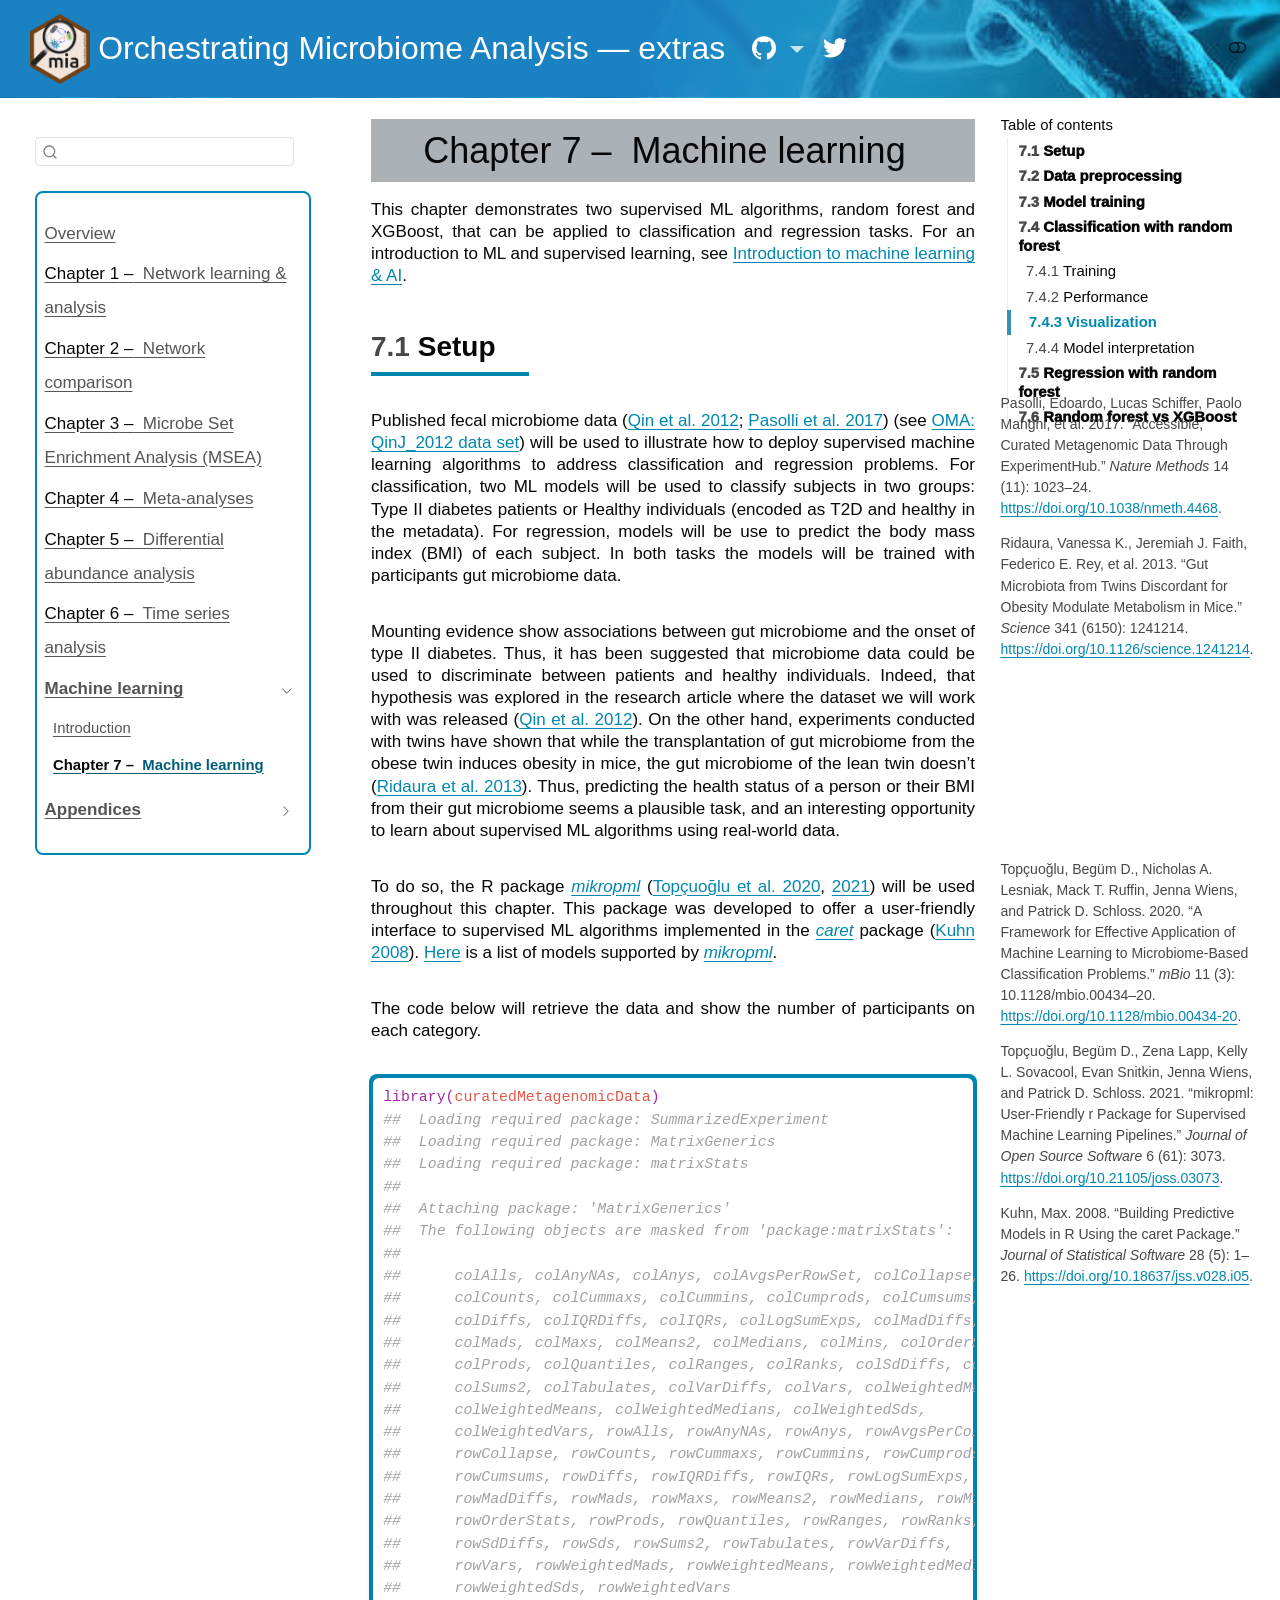
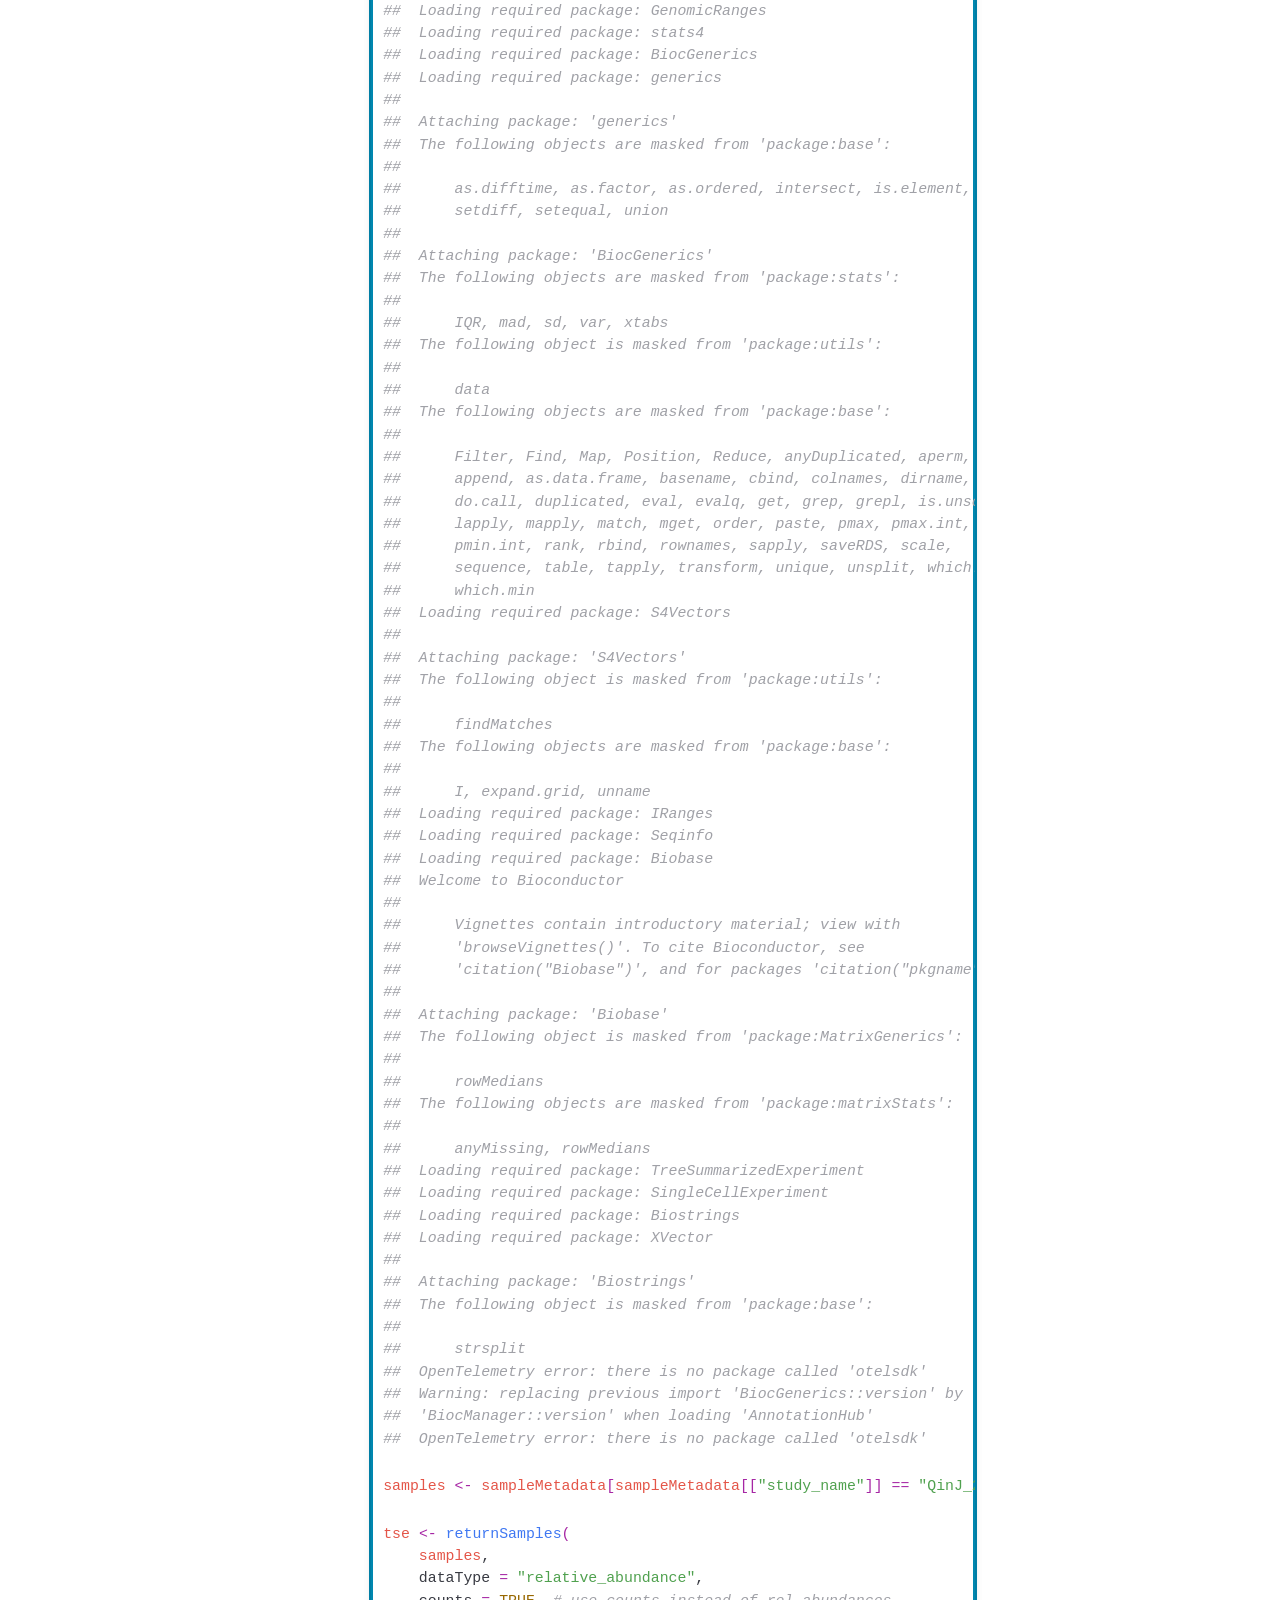
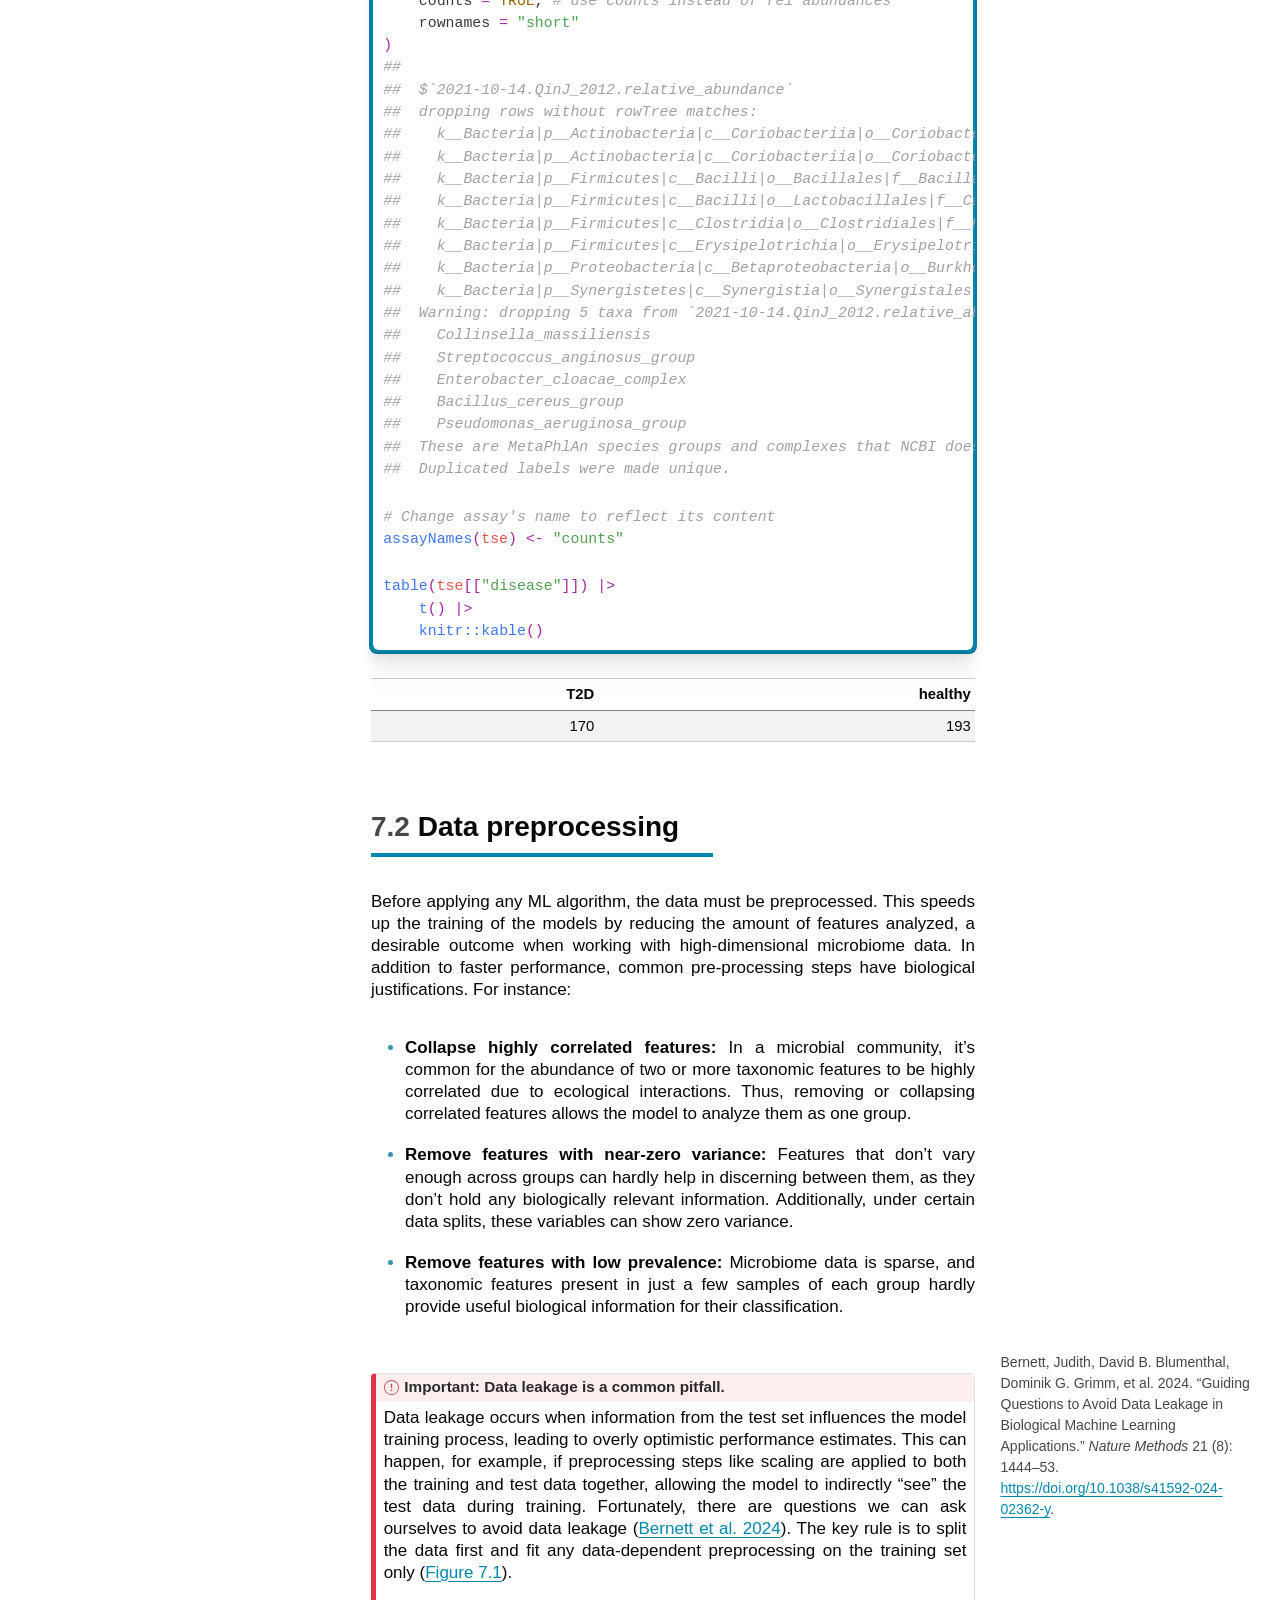
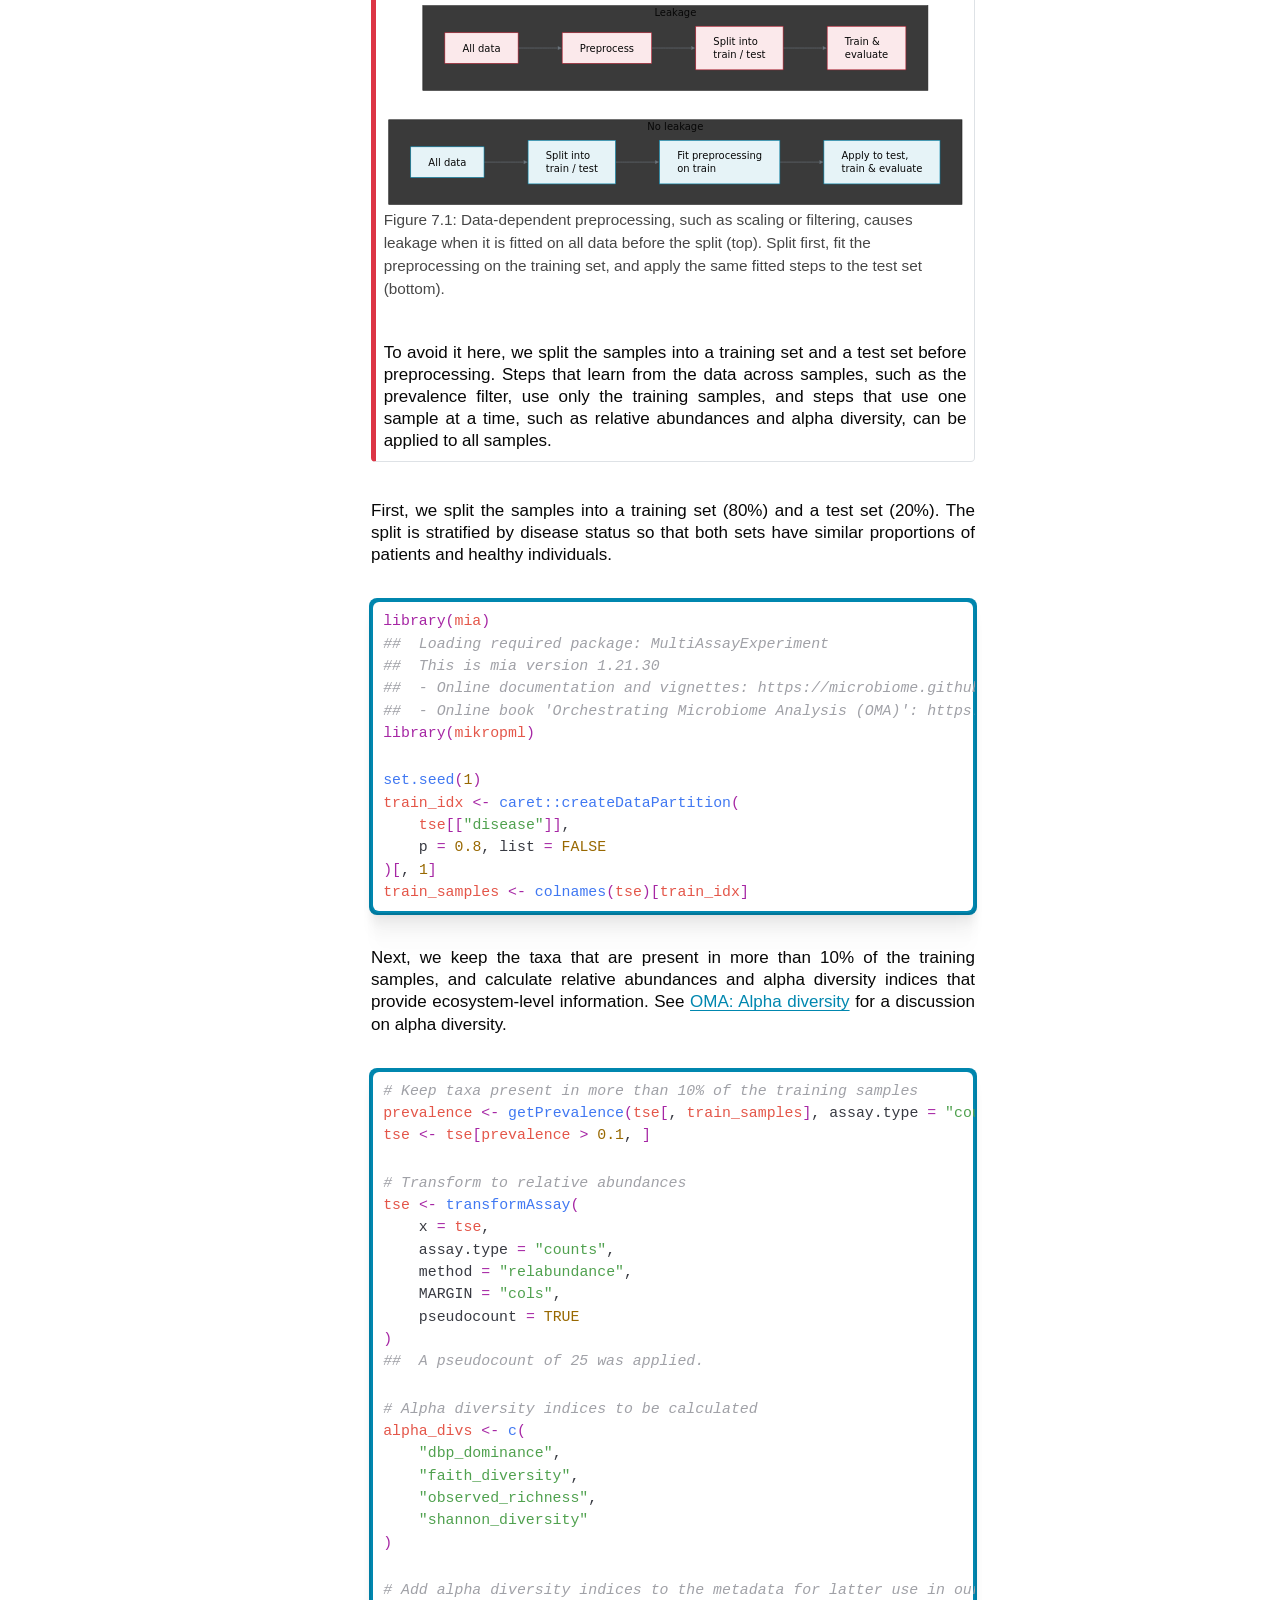
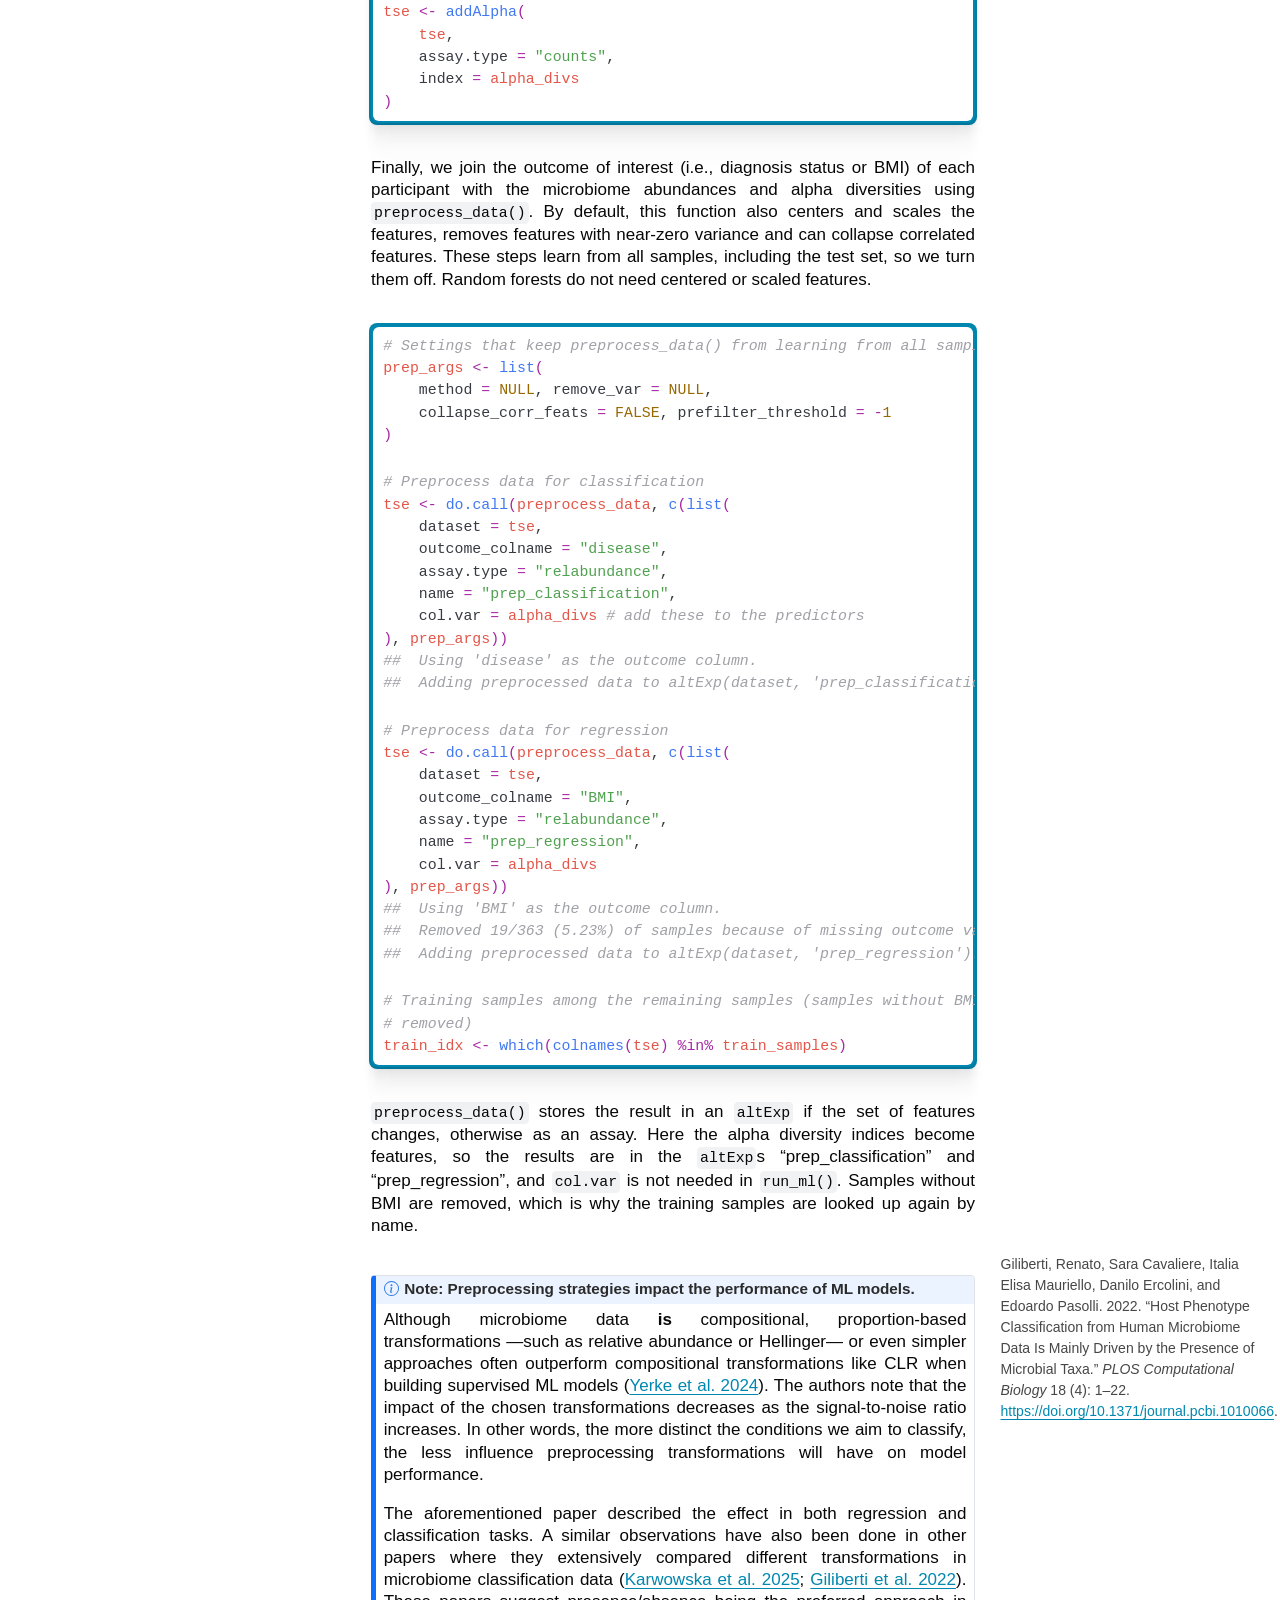
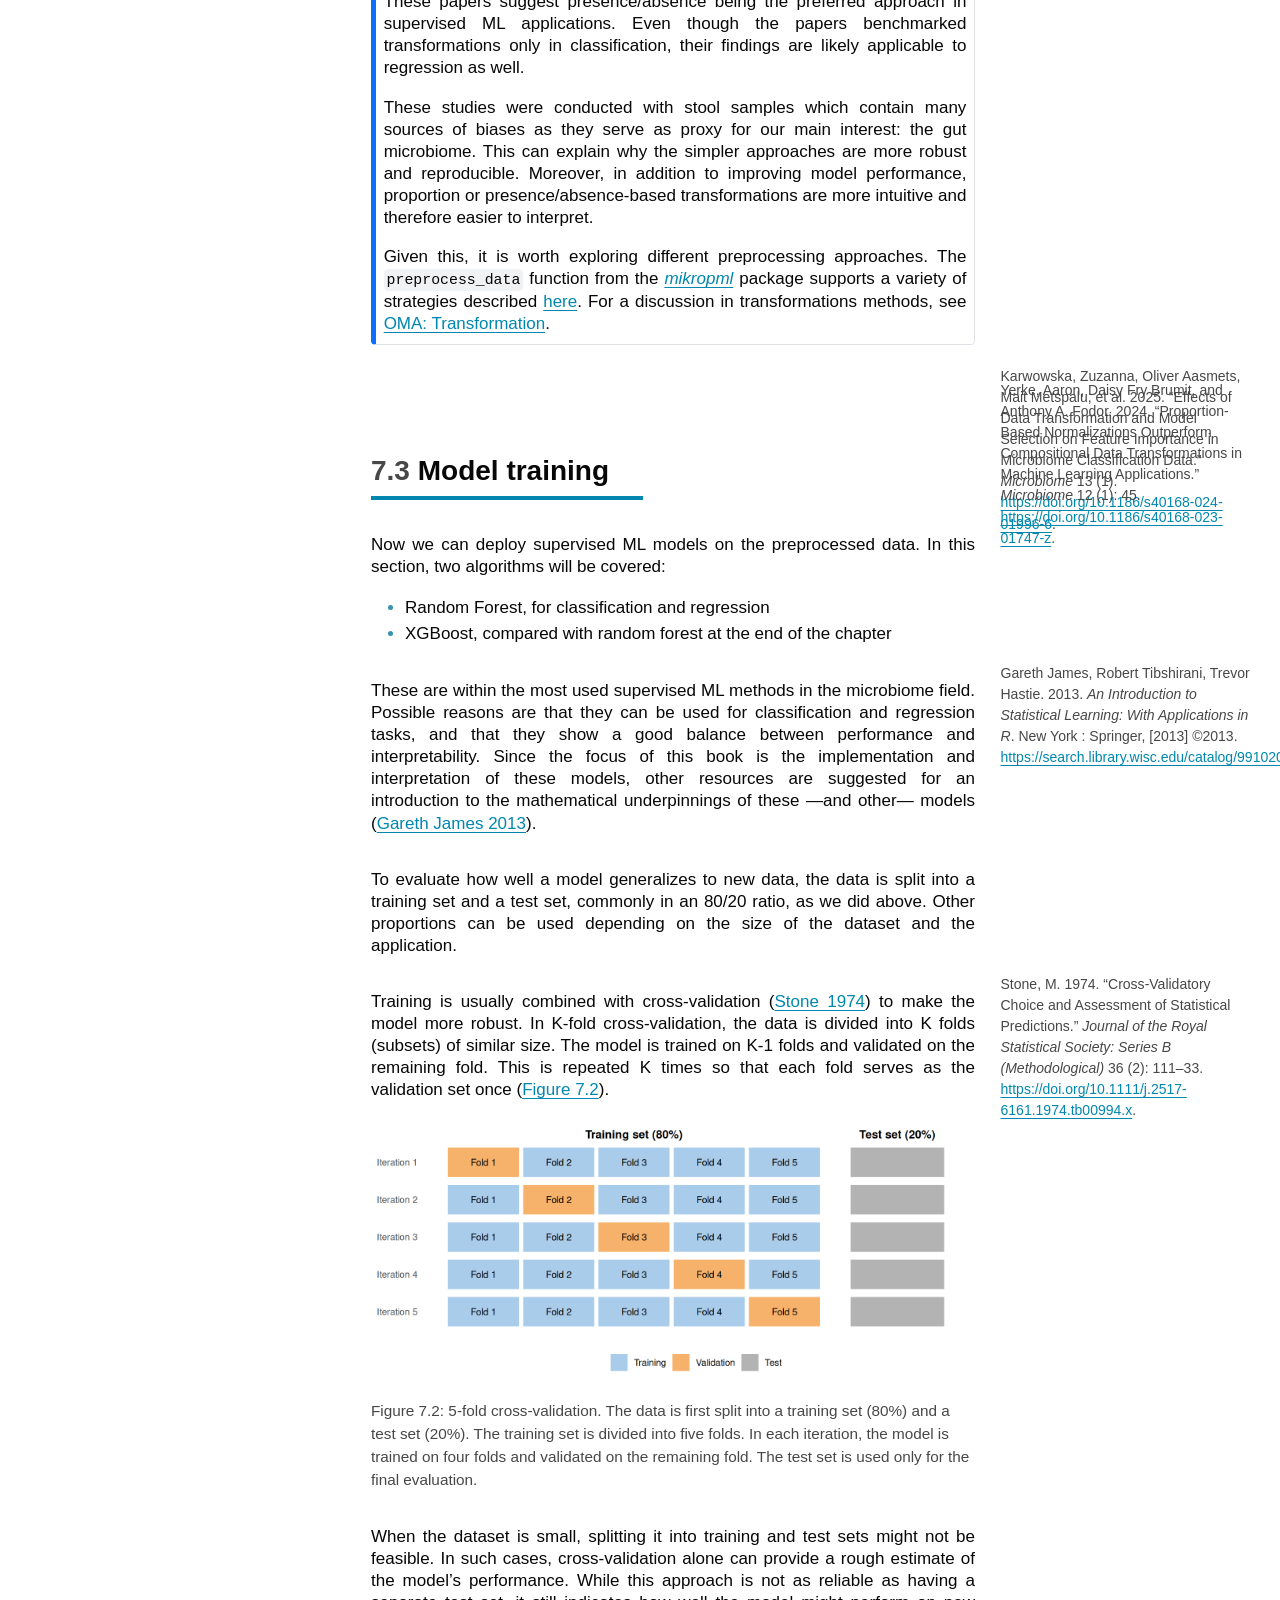
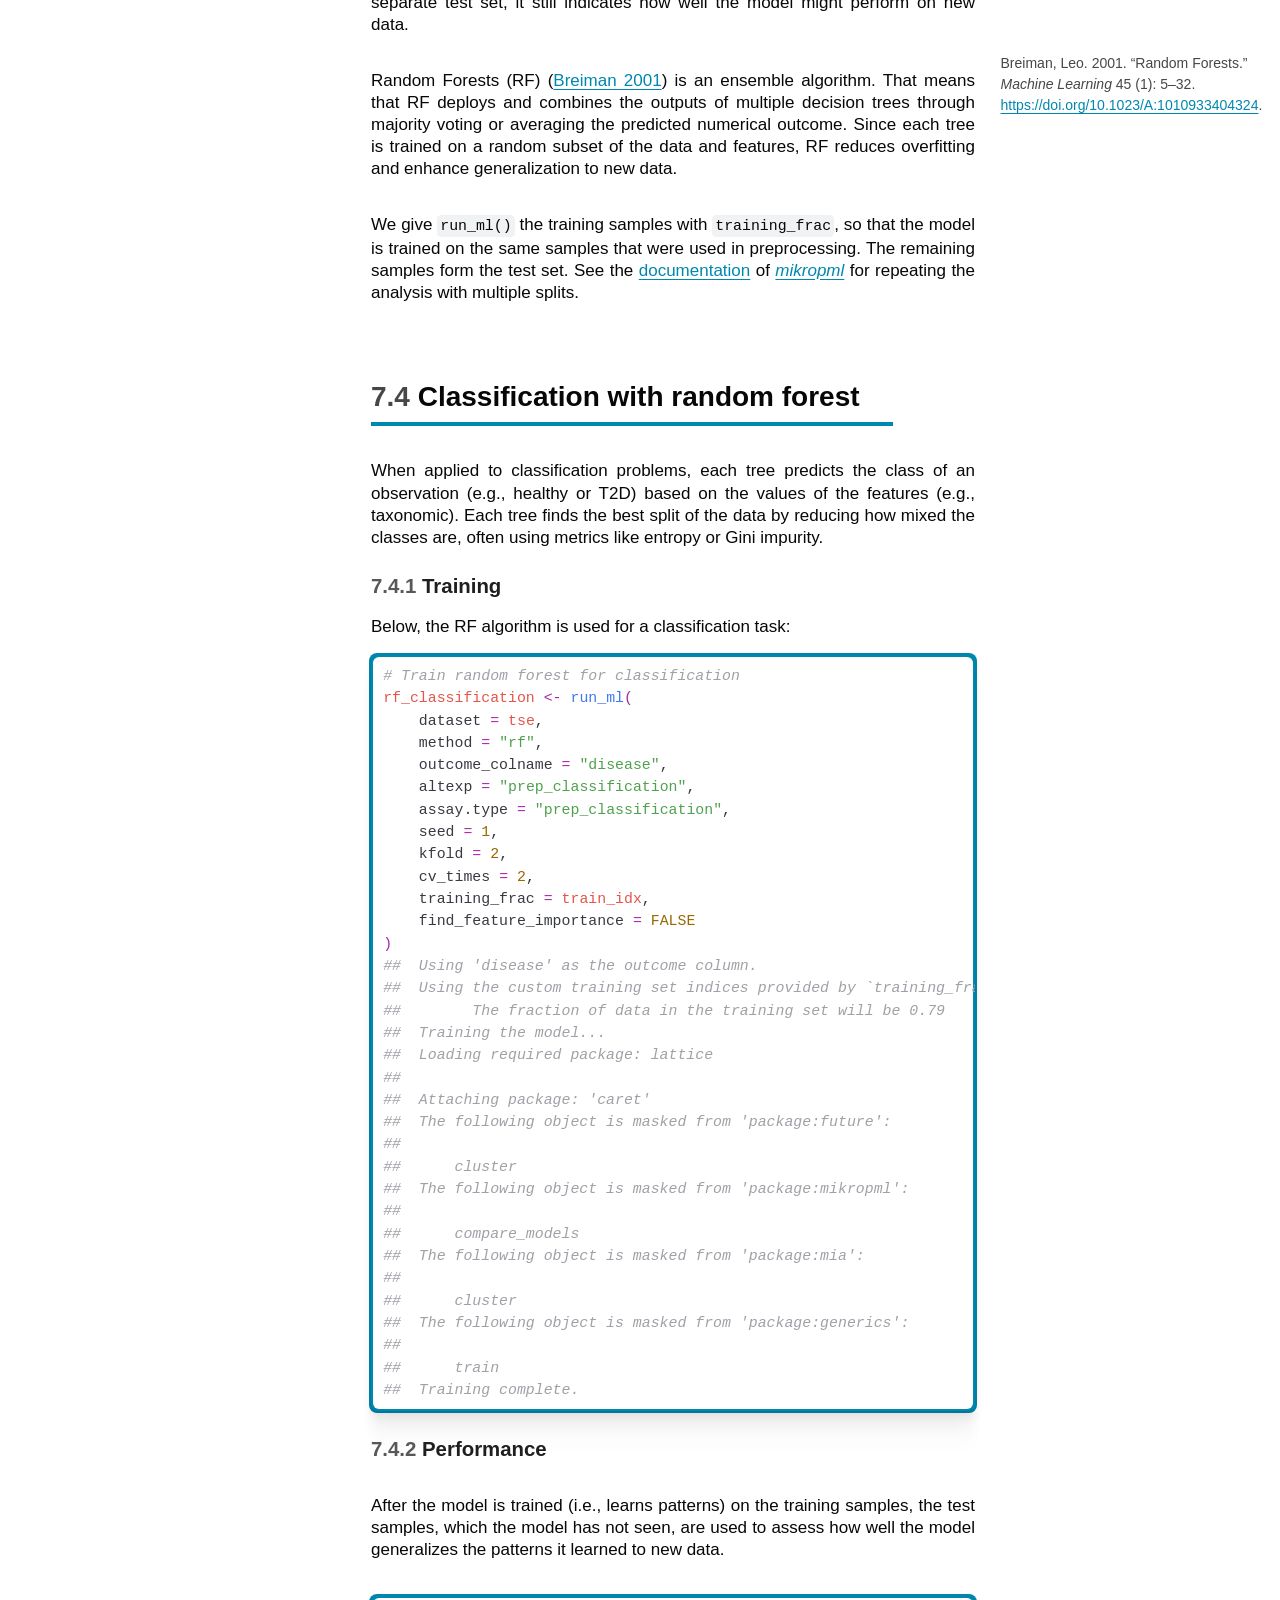
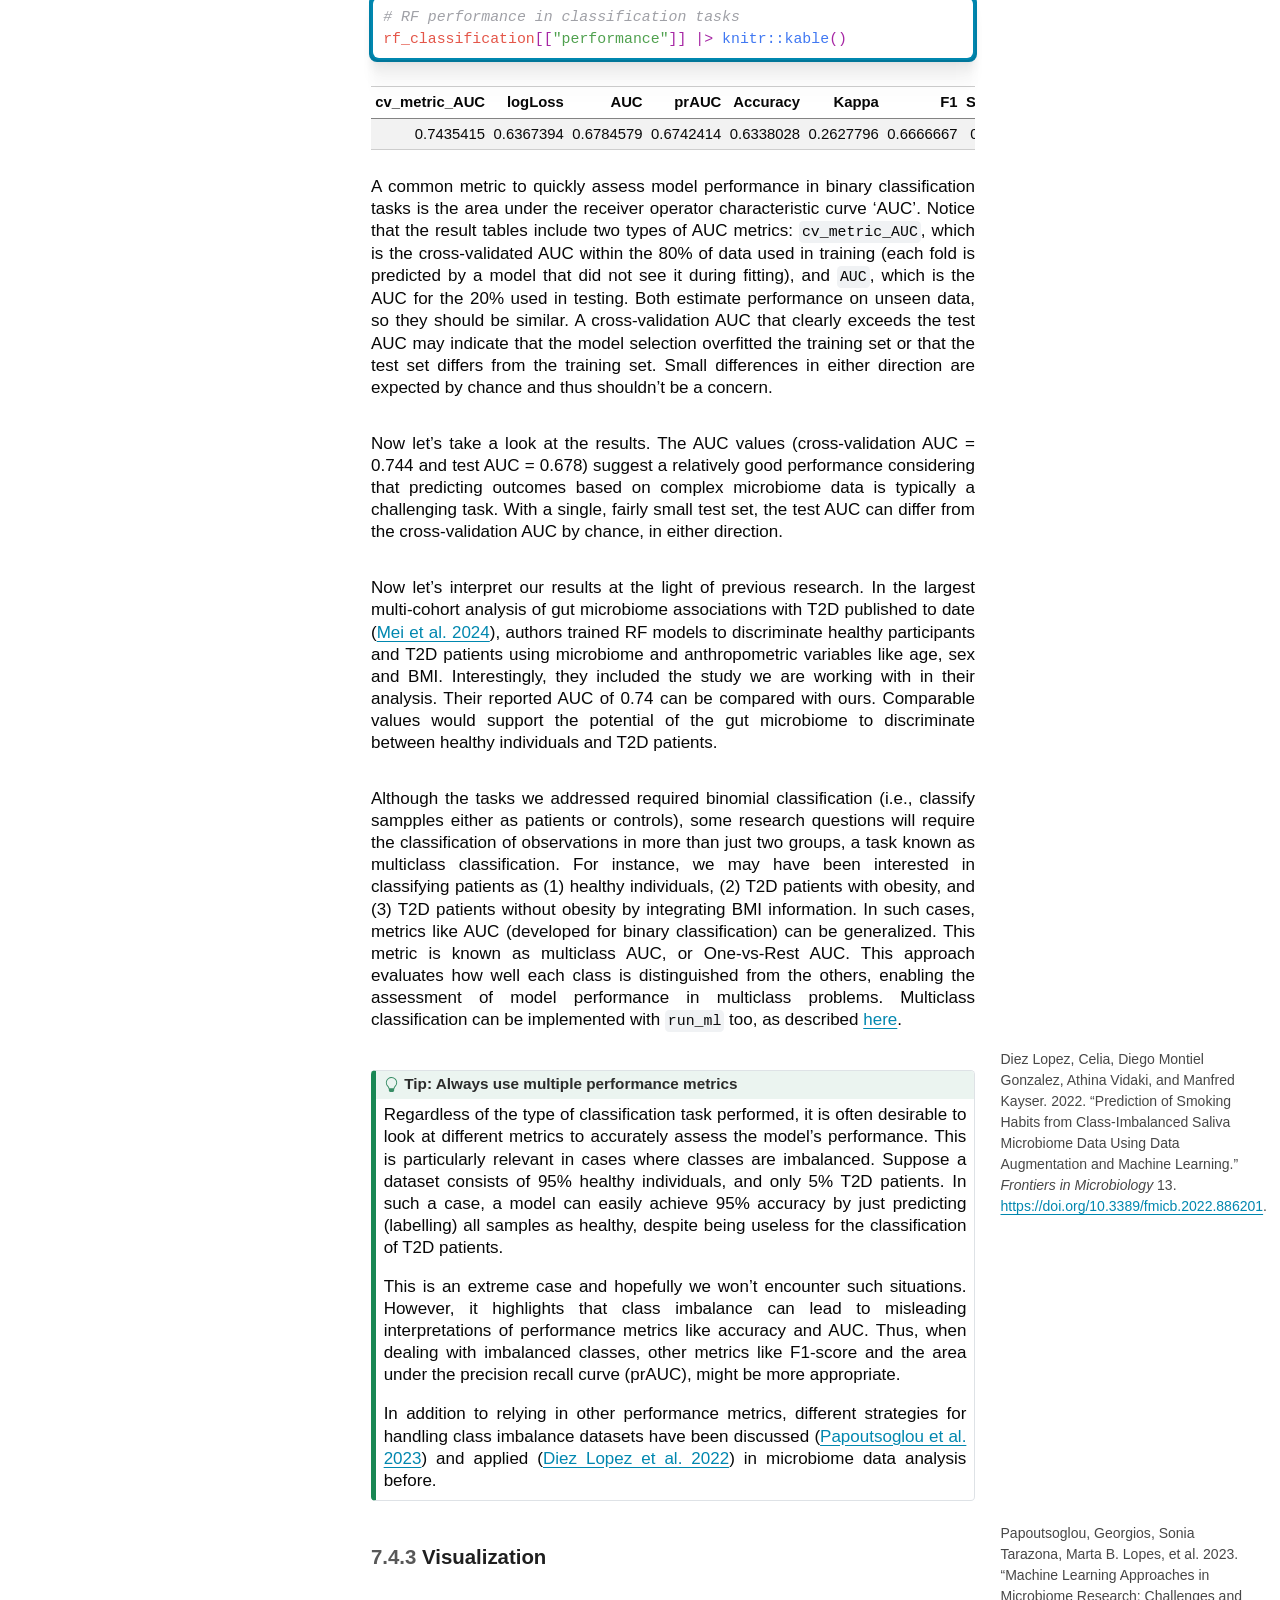
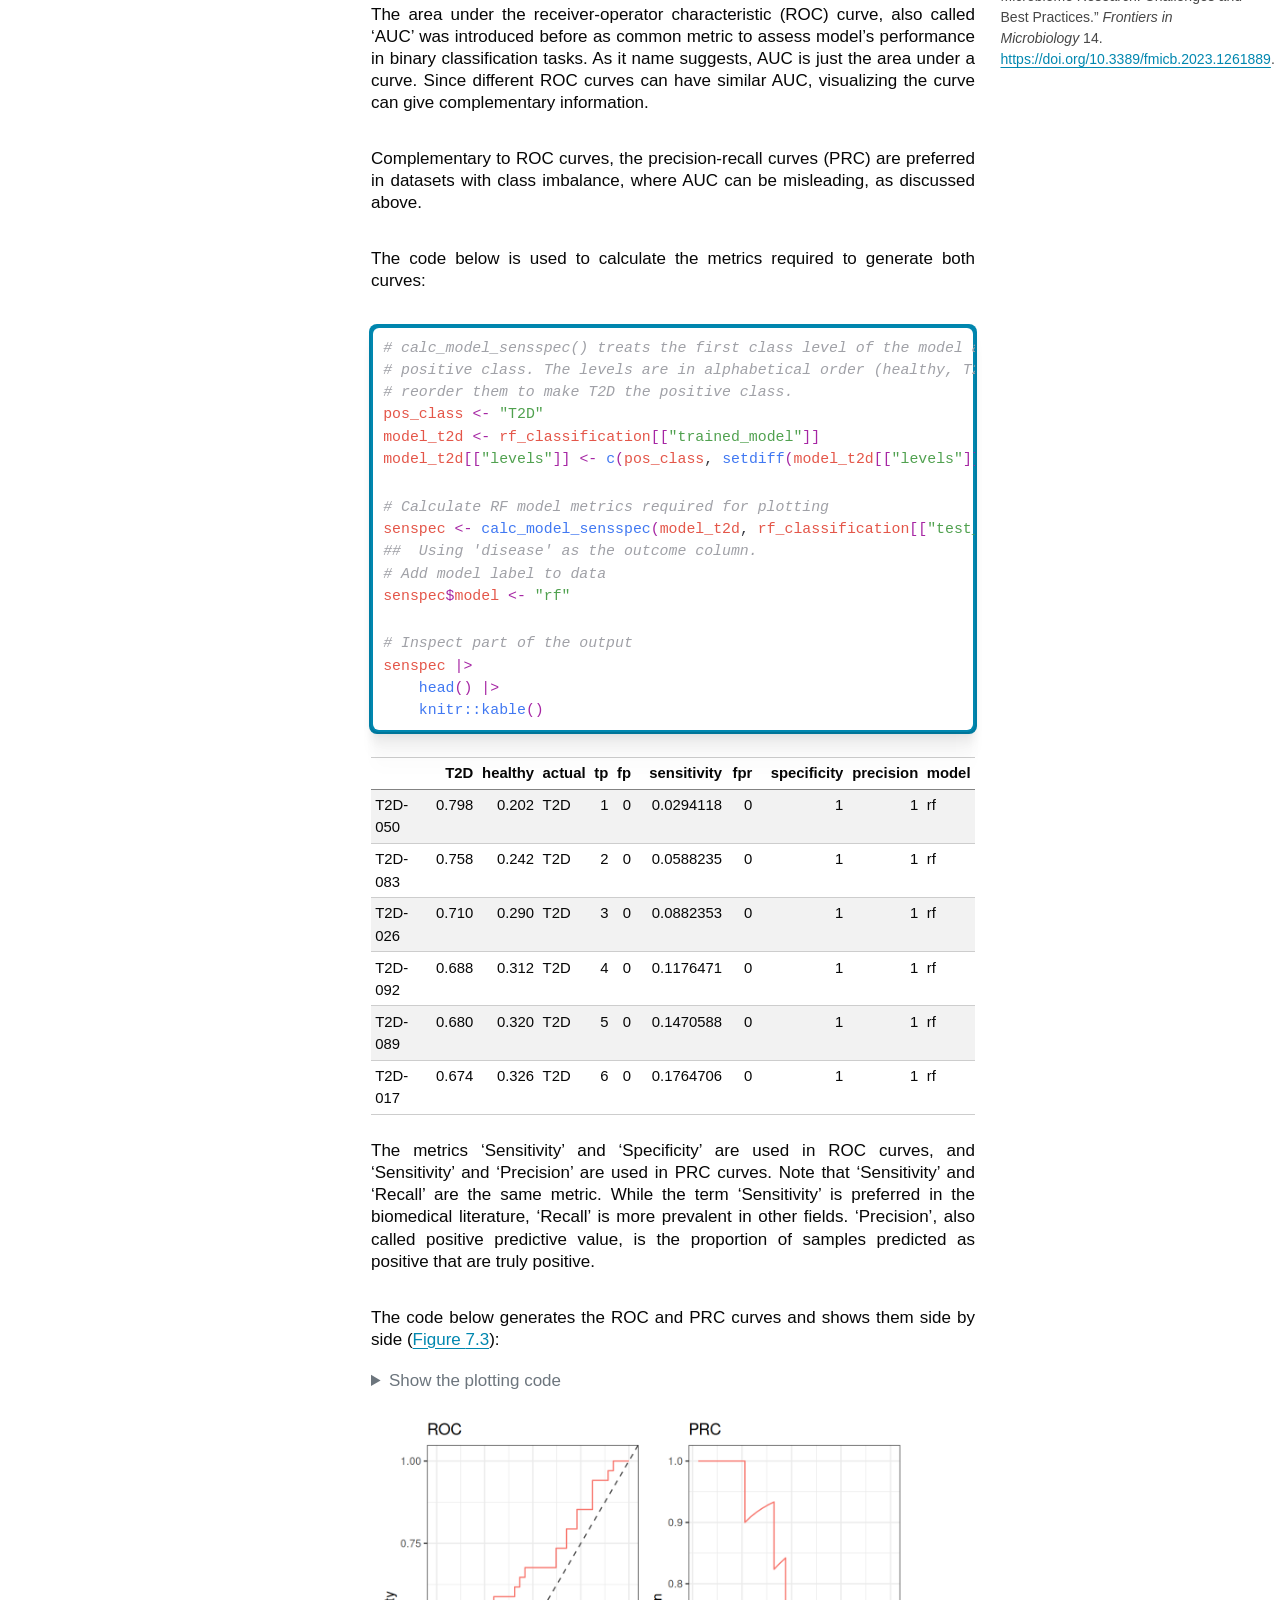
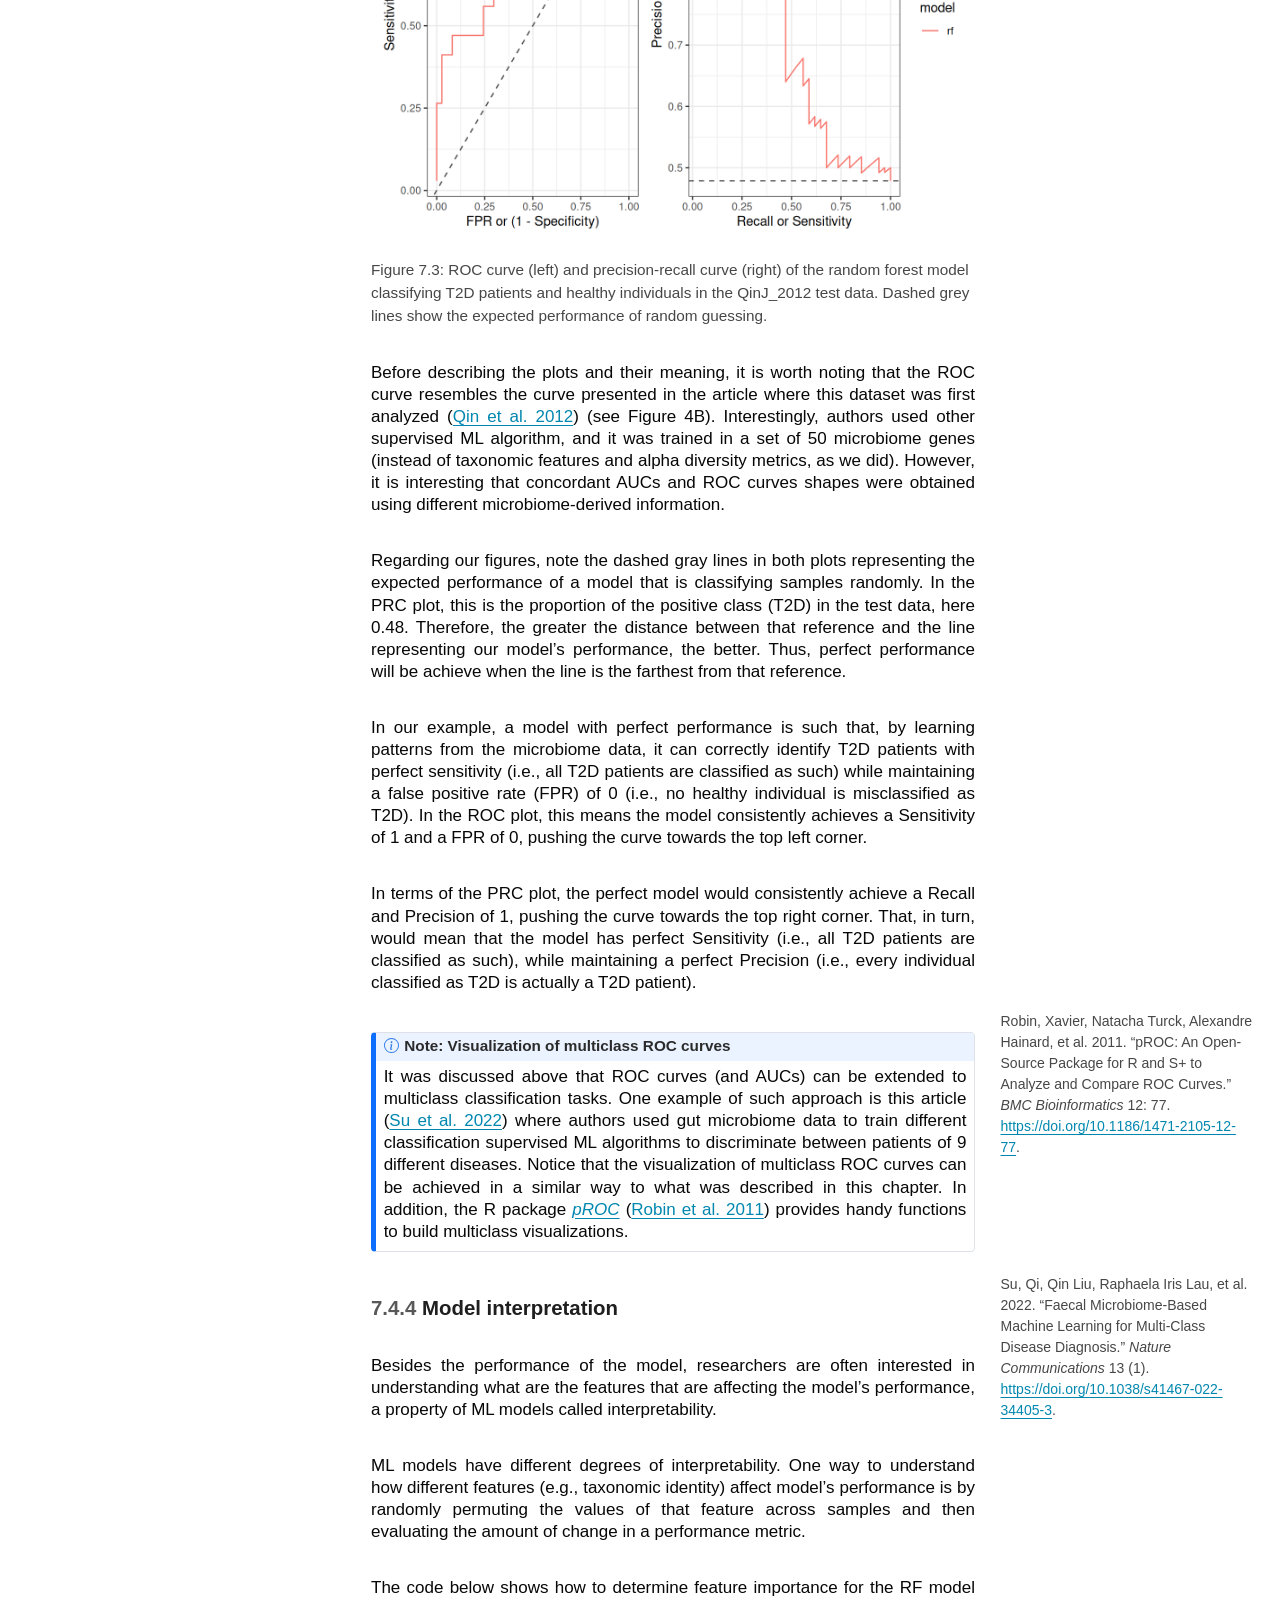
<file: docs/devel/pages/machine_learning.html>
<!DOCTYPE html>
<html xmlns="http://www.w3.org/1999/xhtml" lang="en" xml:lang="en"><head>
<meta http-equiv="Content-Type" content="text/html; charset=UTF-8">
<meta charset="utf-8">
<meta name="generator" content="quarto-1.10.18">
<meta name="viewport" content="width=device-width, initial-scale=1.0, user-scalable=yes">
<title>7&nbsp; Machine learning – Orchestrating Microbiome Analysis — extras</title>
<style>
/* Default styles provided by pandoc.
** See https://pandoc.org/MANUAL.html#variables-for-html for config info.
*/
span.smallcaps{font-variant: small-caps;}
div.columns{display: flex; gap: 1.5em;}
div.column{flex: auto;}
@media screen {
div.columns{gap: min(4vw, 1.5em);}
div.column{overflow-x: auto;}
}
div.hanging-indent{margin-left: 1.5em; text-indent: -1.5em;}
ul.task-list{list-style: none;}
ul.task-list li input[type="checkbox"] {
  width: 0.8em;
  margin: 0 0.8em 0.2em -1em; /* quarto-specific, see https://github.com/quarto-dev/quarto-cli/issues/4556 */ 
  vertical-align: middle;
}
/* CSS for syntax highlighting */
html { -webkit-text-size-adjust: 100%; }
pre > code.sourceCode { white-space: pre; position: relative; }
pre > code.sourceCode > span { display: inline-block; line-height: 1.25; }
pre > code.sourceCode > span:empty { height: 1.2em; }
.sourceCode { overflow: visible; }
code.sourceCode > span { color: inherit; text-decoration: inherit; }
div.sourceCode { margin: 1em 0; }
pre.sourceCode { margin: 0; }
@media screen {
div.sourceCode { overflow: auto; }
}
@media print {
pre > code.sourceCode { white-space: pre-wrap; }
pre > code.sourceCode > span { text-indent: -5em; padding-left: 5em; }
}
pre.numberSource code
  { counter-reset: source-line 0; }
pre.numberSource code > span
  { position: relative; left: -4em; counter-increment: source-line; }
pre.numberSource code > span > a:first-child::before
  { content: counter(source-line);
    position: relative; left: -1em; text-align: right; vertical-align: baseline;
    border: none; display: inline-block;
    -webkit-touch-callout: none; -webkit-user-select: none;
    -khtml-user-select: none; -moz-user-select: none;
    -ms-user-select: none; user-select: none;
    padding: 0 4px; width: 4em;
  }
pre.numberSource { margin-left: 3em;  padding-left: 4px; }
div.sourceCode
  {   }
@media screen {
pre > code.sourceCode > span > a:first-child::before { text-decoration: underline; }
}
/* CSS for citations */
div.csl-bib-body { }
div.csl-entry {
  clear: both;
}
.hanging-indent div.csl-entry {
  margin-left:2em;
  text-indent:-2em;
}
div.csl-left-margin {
  min-width:2em;
  float:left;
}
div.csl-right-inline {
  margin-left:2em;
  padding-left:1em;
}
div.csl-indent {
  margin-left: 2em;
}</style>

<script src="../site_libs/quarto-nav/quarto-nav.js"></script>
<script src="../site_libs/quarto-nav/headroom.min.js"></script>
<script src="../site_libs/clipboard/clipboard.min.js"></script>
<script src="../site_libs/quarto-search/autocomplete.umd.js"></script>
<script src="../site_libs/quarto-search/fuse.min.js"></script>
<script src="../site_libs/quarto-search/quarto-search.js"></script>
<meta name="quarto:offset" content="../">
<link href="../pages/session_info.html" rel="next">
<link href="../pages/machine_learning_intro.html" rel="prev">
<link href="../assets/favicon.png" rel="icon" type="image/png">
<script src="../site_libs/quarto-html/quarto.js" type="module"></script>
<script src="../site_libs/quarto-html/tabsets/tabsets.js" type="module"></script>
<script src="../site_libs/quarto-html/popper.min.js"></script>
<script src="../site_libs/quarto-html/tippy.umd.min.js"></script>
<script src="../site_libs/quarto-html/anchor.min.js"></script>
<link href="../site_libs/quarto-html/tippy.css" rel="stylesheet">
<link href="../site_libs/quarto-html/quarto-syntax-highlighting-eec68b17241c1efd3eae2de50d816e3e.css" rel="stylesheet" class="quarto-color-scheme" id="quarto-text-highlighting-styles">
<link href="../site_libs/quarto-html/quarto-syntax-highlighting-dark-25dec783d6e1d11f8e0bba9e4fbb47f4.css" rel="stylesheet" class="quarto-color-scheme quarto-color-alternate" id="quarto-text-highlighting-styles">
<link href="../site_libs/quarto-html/quarto-syntax-highlighting-eec68b17241c1efd3eae2de50d816e3e.css" rel="stylesheet" class="quarto-color-scheme-extra" id="quarto-text-highlighting-styles">
<script src="../site_libs/bootstrap/bootstrap.min.js"></script>
<link href="../site_libs/bootstrap/bootstrap-icons.css" rel="stylesheet">
<link href="../site_libs/bootstrap/bootstrap-2f1fe5fedccd1203b1aa867fe9cfce58.min.css" rel="stylesheet" append-hash="true" class="quarto-color-scheme" id="quarto-bootstrap" data-mode="light">
<link href="../site_libs/bootstrap/bootstrap-dark-036ce5d4a32f44c60d96ed3111f9e174.min.css" rel="stylesheet" append-hash="true" class="quarto-color-scheme quarto-color-alternate" id="quarto-bootstrap" data-mode="dark">
<link href="../site_libs/bootstrap/bootstrap-2f1fe5fedccd1203b1aa867fe9cfce58.min.css" rel="stylesheet" append-hash="true" class="quarto-color-scheme-extra" id="quarto-bootstrap" data-mode="light"><script id="quarto-search-options" type="application/json">{
  "location": "sidebar",
  "copy-button": false,
  "collapse-after": 3,
  "panel-placement": "start",
  "type": "textbox",
  "limit": 50,
  "keyboard-shortcut": [
    "f",
    "/",
    "s"
  ],
  "language": {
    "search-no-results-text": "No results",
    "search-matching-documents-text": "matching documents",
    "search-copy-link-title": "Copy link to search",
    "search-hide-matches-text": "Hide additional matches",
    "search-more-match-text": "more match in this document",
    "search-more-matches-text": "more matches in this document",
    "search-clear-button-title": "Clear",
    "search-text-placeholder": "",
    "search-detached-cancel-button-title": "Cancel",
    "search-submit-button-title": "Submit",
    "search-label": "Search"
  }
}</script><script src="../site_libs/quarto-diagram/mermaid.min.js"></script><script src="../site_libs/quarto-diagram/mermaid-init.js"></script><link href="../site_libs/quarto-diagram/mermaid.css" rel="stylesheet">
</head>
<body class="nav-sidebar docked nav-fixed slimcontent quarto-light"><script id="quarto-html-before-body" type="application/javascript">
    const toggleBodyColorMode = (bsSheetEl) => {
      const mode = bsSheetEl.getAttribute("data-mode");
      const bodyEl = window.document.querySelector("body");
      if (mode === "dark") {
        bodyEl.classList.add("quarto-dark");
        bodyEl.classList.remove("quarto-light");
      } else {
        bodyEl.classList.add("quarto-light");
        bodyEl.classList.remove("quarto-dark");
      }
    }
    const toggleBodyColorPrimary = () => {
      const bsSheetEl = window.document.querySelector("link#quarto-bootstrap:not([rel=disabled-stylesheet])");
      if (bsSheetEl) {
        toggleBodyColorMode(bsSheetEl);
      }
    }
    const setColorSchemeToggle = (alternate) => {
      const toggles = window.document.querySelectorAll('.quarto-color-scheme-toggle');
      for (let i=0; i < toggles.length; i++) {
        const toggle = toggles[i];
        if (toggle) {
          if (alternate) {
            toggle.classList.add("alternate");
          } else {
            toggle.classList.remove("alternate");
          }
        }
      }
    };
    const toggleColorMode = (alternate) => {
      // Switch the stylesheets
      const primaryStylesheets = window.document.querySelectorAll('link.quarto-color-scheme:not(.quarto-color-alternate)');
      const alternateStylesheets = window.document.querySelectorAll('link.quarto-color-scheme.quarto-color-alternate');
      manageTransitions('#quarto-margin-sidebar .nav-link', false);
      if (alternate) {
        // note: dark is layered on light, we don't disable primary!
        enableStylesheet(alternateStylesheets);
        for (const sheetNode of alternateStylesheets) {
          if (sheetNode.id === "quarto-bootstrap") {
            toggleBodyColorMode(sheetNode);
          }
        }
      } else {
        disableStylesheet(alternateStylesheets);
        enableStylesheet(primaryStylesheets)
        toggleBodyColorPrimary();
      }
      manageTransitions('#quarto-margin-sidebar .nav-link', true);
      // Switch the toggles
      setColorSchemeToggle(alternate)
      // Hack to workaround the fact that safari doesn't
      // properly recolor the scrollbar when toggling (#1455)
      if (navigator.userAgent.indexOf('Safari') > 0 && navigator.userAgent.indexOf('Chrome') == -1) {
        manageTransitions("body", false);
        window.scrollTo(0, 1);
        setTimeout(() => {
          window.scrollTo(0, 0);
          manageTransitions("body", true);
        }, 40);
      }
    }
    const disableStylesheet = (stylesheets) => {
      for (let i=0; i < stylesheets.length; i++) {
        const stylesheet = stylesheets[i];
        stylesheet.rel = 'disabled-stylesheet';
      }
    }
    const enableStylesheet = (stylesheets) => {
      for (let i=0; i < stylesheets.length; i++) {
        const stylesheet = stylesheets[i];
        if(stylesheet.rel !== 'stylesheet') { // for Chrome, which will still FOUC without this check
          stylesheet.rel = 'stylesheet';
        }
      }
    }
    const manageTransitions = (selector, allowTransitions) => {
      const els = window.document.querySelectorAll(selector);
      for (let i=0; i < els.length; i++) {
        const el = els[i];
        if (allowTransitions) {
          el.classList.remove('notransition');
        } else {
          el.classList.add('notransition');
        }
      }
    }
    const isFileUrl = () => {
      return window.location.protocol === 'file:';
    }
    const hasAlternateSentinel = () => {
      let styleSentinel = getColorSchemeSentinel();
      if (styleSentinel !== null) {
        return styleSentinel === "alternate";
      } else {
        return false;
      }
    }
    const setStyleSentinel = (alternate) => {
      const value = alternate ? "alternate" : "default";
      if (!isFileUrl()) {
        window.localStorage.setItem("quarto-color-scheme", value);
      } else {
        localAlternateSentinel = value;
      }
    }
    const getColorSchemeSentinel = () => {
      if (!isFileUrl()) {
        const storageValue = window.localStorage.getItem("quarto-color-scheme");
        return storageValue != null ? storageValue : localAlternateSentinel;
      } else {
        return localAlternateSentinel;
      }
    }
    const toggleGiscusIfUsed = (isAlternate, darkModeDefault) => {
      const baseTheme = document.querySelector('#giscus-base-theme')?.value ?? 'light';
      const alternateTheme = document.querySelector('#giscus-alt-theme')?.value ?? 'dark';
      let newTheme = '';
      if(authorPrefersDark) {
        newTheme = isAlternate ? baseTheme : alternateTheme;
      } else {
        newTheme = isAlternate ? alternateTheme : baseTheme;
      }
      const changeGiscusTheme = () => {
        // From: https://github.com/giscus/giscus/issues/336
        const sendMessage = (message) => {
          const iframe = document.querySelector('iframe.giscus-frame');
          if (!iframe) return;
          iframe.contentWindow.postMessage({ giscus: message }, 'https://giscus.app');
        }
        sendMessage({
          setConfig: {
            theme: newTheme
          }
        });
      }
      const isGiscussLoaded = window.document.querySelector('iframe.giscus-frame') !== null;
      if (isGiscussLoaded) {
        changeGiscusTheme();
      }
    };
    const authorPrefersDark = false;
    const darkModeDefault = authorPrefersDark;
      document.querySelector('link#quarto-text-highlighting-styles.quarto-color-scheme-extra').rel = 'disabled-stylesheet';
      document.querySelector('link#quarto-bootstrap.quarto-color-scheme-extra').rel = 'disabled-stylesheet';
    let localAlternateSentinel = darkModeDefault ? 'alternate' : 'default';
    // Dark / light mode switch
    window.quartoToggleColorScheme = () => {
      // Read the current dark / light value
      let toAlternate = !hasAlternateSentinel();
      toggleColorMode(toAlternate);
      setStyleSentinel(toAlternate);
      toggleGiscusIfUsed(toAlternate, darkModeDefault);
      window.dispatchEvent(new Event('resize'));
    };
    // Switch to dark mode if need be
    if (hasAlternateSentinel()) {
      toggleColorMode(true);
    } else {
      toggleColorMode(false);
    }
  </script>

<div id="quarto-search-results"></div>
  <header id="quarto-header" class="headroom fixed-top"><nav class="navbar navbar-expand-lg " data-bs-theme="dark"><div class="navbar-container container-fluid">
      <div class="navbar-brand-container mx-auto">
    <a href="../index.html" class="navbar-brand navbar-brand-logo">
    <img src="../assets/mia_logo.png" alt="" class="navbar-logo light-content"><img src="../assets/mia_logo.png" alt="" class="navbar-logo dark-content"></a>
    <a class="navbar-brand" href="../index.html">
    <span class="navbar-title">Orchestrating Microbiome Analysis — extras</span>
    </a>
  </div>
          <button class="navbar-toggler" type="button" data-bs-toggle="collapse" data-bs-target="#navbarCollapse" aria-controls="navbarCollapse" role="menu" aria-expanded="false" aria-label="Toggle navigation" onclick="if (window.quartoToggleHeadroom) { window.quartoToggleHeadroom(); }">
  <span class="navbar-toggler-icon"></span>
</button>
          <div class="collapse navbar-collapse" id="navbarCollapse">
            <ul class="navbar-nav navbar-nav-scroll me-auto">
<li class="nav-item dropdown ">
    <a class="nav-link dropdown-toggle" href="#" id="nav-menu-bi-github" role="link" data-bs-toggle="dropdown" aria-expanded="false">
      <i class="bi bi-github" role="img">
</i> 
 <span class="menu-text"></span>
    </a>
    <ul class="dropdown-menu" aria-labelledby="nav-menu-bi-github">
<li>
    <a class="dropdown-item" href="https://github.com/microbiome/OMA-extras/">
 <span class="dropdown-text">Source Code</span></a>
  </li>  
        <li>
    <a class="dropdown-item" href="https://microbiome.github.io/OMA-extras/docs/devel/">
 <span class="dropdown-text">Browse version <code>devel</code></span></a>
  </li>  
    </ul>
</li>
  <li class="nav-item compact">
    <a class="nav-link" href="https://twitter.com"> <i class="bi bi-twitter" role="img">
</i> 
<span class="menu-text"></span></a>
  </li>  
</ul>
</div> <!-- /navcollapse -->
            <div class="quarto-navbar-tools">
  <a href="" class="quarto-color-scheme-toggle quarto-navigation-tool  px-1" onclick="window.quartoToggleColorScheme(); return false;" title="Toggle dark mode"><i class="bi"></i></a>
</div>
      </div> <!-- /container-fluid -->
    </nav><nav class="quarto-secondary-nav"><div class="container-fluid d-flex">
      <button type="button" class="quarto-btn-toggle btn" data-bs-toggle="collapse" role="button" data-bs-target=".quarto-sidebar-collapse-item" aria-controls="quarto-sidebar" aria-expanded="false" aria-label="Toggle sidebar navigation" onclick="if (window.quartoToggleHeadroom) { window.quartoToggleHeadroom(); }">
        <i class="bi bi-layout-text-sidebar-reverse"></i>
      </button>
        <nav class="quarto-page-breadcrumbs" aria-label="breadcrumb"><ol class="breadcrumb"><li class="breadcrumb-item"><a href="../pages/machine_learning_intro.html">Machine learning</a></li><li class="breadcrumb-item"><a href="../pages/machine_learning.html"><span class="chapter-number">7</span>&nbsp; <span class="chapter-title">Machine learning</span></a></li></ol></nav>
        <a class="flex-grow-1" role="navigation" data-bs-toggle="collapse" data-bs-target=".quarto-sidebar-collapse-item" aria-controls="quarto-sidebar" aria-expanded="false" aria-label="Toggle sidebar navigation" onclick="if (window.quartoToggleHeadroom) { window.quartoToggleHeadroom(); }">      
        </a>
      <button type="button" class="btn quarto-search-button" aria-label="Search" onclick="window.quartoOpenSearch();">
        <i class="bi bi-search"></i>
      </button>
    </div>
  </nav></header><!-- content --><div id="quarto-content" class="quarto-container page-columns page-rows-contents page-layout-article page-navbar">
<!-- sidebar -->
  <nav id="quarto-sidebar" class="sidebar collapse collapse-horizontal quarto-sidebar-collapse-item sidebar-navigation docked overflow-auto"><div class="mt-2 flex-shrink-0 align-items-center">
        <div class="sidebar-search">
        <div id="quarto-search" class="" title="Search"></div>
        </div>
        </div>
    <div class="sidebar-menu-container"> 
    <ul class="list-unstyled mt-1">
<li class="sidebar-item">
  <div class="sidebar-item-container"> 
  <a href="../index.html" class="sidebar-item-text sidebar-link">
 <span class="menu-text">Overview</span></a>
  </div>
</li>
        <li class="sidebar-item">
  <div class="sidebar-item-container"> 
  <a href="../pages/network_learning.html" class="sidebar-item-text sidebar-link">
 <span class="menu-text"><span class="chapter-number">1</span>&nbsp; <span class="chapter-title">Network learning &amp; analysis</span></span></a>
  </div>
</li>
        <li class="sidebar-item">
  <div class="sidebar-item-container"> 
  <a href="../pages/network_comparison.html" class="sidebar-item-text sidebar-link">
 <span class="menu-text"><span class="chapter-number">2</span>&nbsp; <span class="chapter-title">Network comparison</span></span></a>
  </div>
</li>
        <li class="sidebar-item">
  <div class="sidebar-item-container"> 
  <a href="../pages/msea.html" class="sidebar-item-text sidebar-link">
 <span class="menu-text"><span class="chapter-number">3</span>&nbsp; <span class="chapter-title">Microbe Set Enrichment Analysis (MSEA)</span></span></a>
  </div>
</li>
        <li class="sidebar-item">
  <div class="sidebar-item-container"> 
  <a href="../pages/mmuphin_meta_analysis.html" class="sidebar-item-text sidebar-link">
 <span class="menu-text"><span class="chapter-number">4</span>&nbsp; <span class="chapter-title">Meta-analyses</span></span></a>
  </div>
</li>
        <li class="sidebar-item">
  <div class="sidebar-item-container"> 
  <a href="../pages/extra_daa.html" class="sidebar-item-text sidebar-link">
 <span class="menu-text"><span class="chapter-number">5</span>&nbsp; <span class="chapter-title">Differential abundance analysis</span></span></a>
  </div>
</li>
        <li class="sidebar-item">
  <div class="sidebar-item-container"> 
  <a href="../pages/time_series.html" class="sidebar-item-text sidebar-link">
 <span class="menu-text"><span class="chapter-number">6</span>&nbsp; <span class="chapter-title">Time series analysis</span></span></a>
  </div>
</li>
        <li class="sidebar-item sidebar-item-section">
      <div class="sidebar-item-container"> 
            <a class="sidebar-item-text sidebar-link text-start" data-bs-toggle="collapse" data-bs-target="#quarto-sidebar-section-1" role="navigation" aria-expanded="true">
 <span class="menu-text">Machine learning</span></a>
          <a class="sidebar-item-toggle text-start" data-bs-toggle="collapse" data-bs-target="#quarto-sidebar-section-1" role="navigation" aria-expanded="true" aria-label="Toggle section">
            <i class="bi bi-chevron-right ms-2"></i>
          </a> 
      </div>
      <ul id="quarto-sidebar-section-1" class="collapse list-unstyled sidebar-section depth1 show">
<li class="sidebar-item">
  <div class="sidebar-item-container"> 
  <a href="../pages/machine_learning_intro.html" class="sidebar-item-text sidebar-link">
 <span class="menu-text">Introduction</span></a>
  </div>
</li>
          <li class="sidebar-item">
  <div class="sidebar-item-container"> 
  <a href="../pages/machine_learning.html" class="sidebar-item-text sidebar-link active">
 <span class="menu-text"><span class="chapter-number">7</span>&nbsp; <span class="chapter-title">Machine learning</span></span></a>
  </div>
</li>
      </ul>
</li>
        <li class="sidebar-item sidebar-item-section">
      <div class="sidebar-item-container"> 
            <a class="sidebar-item-text sidebar-link text-start collapsed" data-bs-toggle="collapse" data-bs-target="#quarto-sidebar-section-2" role="navigation" aria-expanded="false">
 <span class="menu-text">Appendices</span></a>
          <a class="sidebar-item-toggle text-start collapsed" data-bs-toggle="collapse" data-bs-target="#quarto-sidebar-section-2" role="navigation" aria-expanded="false" aria-label="Toggle section">
            <i class="bi bi-chevron-right ms-2"></i>
          </a> 
      </div>
      <ul id="quarto-sidebar-section-2" class="collapse list-unstyled sidebar-section depth1 ">
<li class="sidebar-item">
  <div class="sidebar-item-container"> 
  <a href="../pages/session_info.html" class="sidebar-item-text sidebar-link">
 <span class="menu-text"><span class="chapter-number">A</span>&nbsp; <span class="chapter-title">Technical info</span></span></a>
  </div>
</li>
      </ul>
</li>
    </ul>
</div>
</nav><div id="quarto-sidebar-glass" class="quarto-sidebar-collapse-item" data-bs-toggle="collapse" data-bs-target=".quarto-sidebar-collapse-item"></div>
<!-- margin-sidebar -->
    <div id="quarto-margin-sidebar" class="sidebar margin-sidebar">
        <nav id="TOC" role="doc-toc" class="toc-active"><h2 id="toc-title">Table of contents</h2>
   
  <ul>
<li><a href="#setup" id="toc-setup" class="nav-link active" data-scroll-target="#setup"><span class="header-section-number">7.1</span> Setup</a></li>
  <li><a href="#data-preprocessing" id="toc-data-preprocessing" class="nav-link" data-scroll-target="#data-preprocessing"><span class="header-section-number">7.2</span> Data preprocessing</a></li>
  <li><a href="#model-training" id="toc-model-training" class="nav-link" data-scroll-target="#model-training"><span class="header-section-number">7.3</span> Model training</a></li>
  <li>
<a href="#sec-ml-classification" id="toc-sec-ml-classification" class="nav-link" data-scroll-target="#sec-ml-classification"><span class="header-section-number">7.4</span> Classification with random forest</a>
  <ul class="collapse">
<li><a href="#training" id="toc-training" class="nav-link" data-scroll-target="#training"><span class="header-section-number">7.4.1</span> Training</a></li>
  <li><a href="#performance" id="toc-performance" class="nav-link" data-scroll-target="#performance"><span class="header-section-number">7.4.2</span> Performance</a></li>
  <li><a href="#visualization" id="toc-visualization" class="nav-link" data-scroll-target="#visualization"><span class="header-section-number">7.4.3</span> Visualization</a></li>
  <li><a href="#model-interpretation" id="toc-model-interpretation" class="nav-link" data-scroll-target="#model-interpretation"><span class="header-section-number">7.4.4</span> Model interpretation</a></li>
  </ul>
</li>
  <li>
<a href="#sec-ml-regression" id="toc-sec-ml-regression" class="nav-link" data-scroll-target="#sec-ml-regression"><span class="header-section-number">7.5</span> Regression with random forest</a>
  <ul class="collapse">
<li><a href="#training-1" id="toc-training-1" class="nav-link" data-scroll-target="#training-1"><span class="header-section-number">7.5.1</span> Training</a></li>
  <li><a href="#performance-1" id="toc-performance-1" class="nav-link" data-scroll-target="#performance-1"><span class="header-section-number">7.5.2</span> Performance</a></li>
  <li><a href="#visualization-1" id="toc-visualization-1" class="nav-link" data-scroll-target="#visualization-1"><span class="header-section-number">7.5.3</span> Visualization</a></li>
  </ul>
</li>
  <li><a href="#sec-ml-xgboost" id="toc-sec-ml-xgboost" class="nav-link" data-scroll-target="#sec-ml-xgboost"><span class="header-section-number">7.6</span> Random forest vs XGBoost</a></li>
  </ul></nav>
    </div>
<!-- main -->
<main class="content page-columns page-full" id="quarto-document-content"><header id="title-block-header" class="quarto-title-block default"><nav class="quarto-page-breadcrumbs quarto-title-breadcrumbs d-none d-lg-block" aria-label="breadcrumb"><ol class="breadcrumb"><li class="breadcrumb-item"><a href="../pages/machine_learning_intro.html">Machine learning</a></li><li class="breadcrumb-item"><a href="../pages/machine_learning.html"><span class="chapter-number">7</span>&nbsp; <span class="chapter-title">Machine learning</span></a></li></ol></nav><div class="quarto-title">
<h1 class="title"><span id="sec-machine_learning" class="quarto-section-identifier"><span class="chapter-number">7</span>&nbsp; <span class="chapter-title">Machine learning</span></span></h1>
</div>



<div class="quarto-title-meta">

    
  
    
  </div>
  


</header><p>This chapter demonstrates two supervised ML algorithms, random forest and XGBoost, that can be applied to classification and regression tasks. For an introduction to ML and supervised learning, see <a href="../pages/machine_learning_intro.html">Introduction to machine learning &amp; AI</a>.</p>
<section id="setup" class="level2 page-columns page-full" data-number="7.1"><h2 data-number="7.1" class="anchored" data-anchor-id="setup">
<span class="header-section-number">7.1</span> Setup</h2>
<p>Published fecal microbiome data <span class="citation" data-cites="qin2012_t2d Pasolli2017">(<a href="#ref-qin2012_t2d" role="doc-biblioref">Qin et al. 2012</a>; <a href="#ref-Pasolli2017" role="doc-biblioref">Pasolli et al. 2017</a>)</span> (see <a href="https://microbiome.github.io/OMA/docs/devel/pages/data_sets.html#sec-data-qin2012">OMA: QinJ_2012 data set</a>) will be used to illustrate how to deploy supervised machine learning algorithms to address classification and regression problems. For classification, two ML models will be used to classify subjects in two groups: Type II diabetes patients or Healthy individuals (encoded as T2D and healthy in the metadata). For regression, models will be use to predict the body mass index (BMI) of each subject. In both tasks the models will be trained with participants gut microbiome data.</p>
<div class="no-row-height column-margin column-container"><div id="ref-Pasolli2017" class="csl-entry" role="listitem">
Pasolli, Edoardo, Lucas Schiffer, Paolo Manghi, et al. 2017. <span>“Accessible, Curated Metagenomic Data Through <span>ExperimentHub</span>.”</span> <em>Nature Methods</em> 14 (11): 1023–24. <a href="https://doi.org/10.1038/nmeth.4468">https://doi.org/10.1038/nmeth.4468</a>.
</div><div id="ref-ridaura2013_obesityFMT" class="csl-entry" role="listitem">
Ridaura, Vanessa K., Jeremiah J. Faith, Federico E. Rey, et al. 2013. <span>“Gut Microbiota from Twins Discordant for Obesity Modulate Metabolism in Mice.”</span> <em>Science</em> 341 (6150): 1241214. <a href="https://doi.org/10.1126/science.1241214">https://doi.org/10.1126/science.1241214</a>.
</div></div><p>Mounting evidence show associations between gut microbiome and the onset of type II diabetes. Thus, it has been suggested that microbiome data could be used to discriminate between patients and healthy individuals. Indeed, that hypothesis was explored in the research article where the dataset we will work with was released <span class="citation" data-cites="qin2012_t2d">(<a href="#ref-qin2012_t2d" role="doc-biblioref">Qin et al. 2012</a>)</span>. On the other hand, experiments conducted with twins have shown that while the transplantation of gut microbiome from the obese twin induces obesity in mice, the gut microbiome of the lean twin doesn’t <span class="citation" data-cites="ridaura2013_obesityFMT">(<a href="#ref-ridaura2013_obesityFMT" role="doc-biblioref">Ridaura et al. 2013</a>)</span>. Thus, predicting the health status of a person or their BMI from their gut microbiome seems a plausible task, and an interesting opportunity to learn about supervised ML algorithms using real-world data.</p>
<p>To do so, the R package <em><a href="https://CRAN.R-project.org/package=mikropml">mikropml</a></em> <span class="citation" data-cites="topcuoglu2020 topcuoglu2021">(<a href="#ref-topcuoglu2020" role="doc-biblioref">Topçuoğlu et al. 2020</a>, <a href="#ref-topcuoglu2021" role="doc-biblioref">2021</a>)</span> will be used throughout this chapter. This package was developed to offer a user-friendly interface to supervised ML algorithms implemented in the <em><a href="https://CRAN.R-project.org/package=caret">caret</a></em> package <span class="citation" data-cites="Kuhn2008">(<a href="#ref-Kuhn2008" role="doc-biblioref">Kuhn 2008</a>)</span>. <a href="https://www.schlosslab.org/mikropml/articles/introduction.html#the-methods-we-support">Here</a> is a list of models supported by <em><a href="https://CRAN.R-project.org/package=mikropml">mikropml</a></em>.</p>
<div class="no-row-height column-margin column-container"><div id="ref-topcuoglu2020" class="csl-entry" role="listitem">
Topçuoğlu, Begüm D., Nicholas A. Lesniak, Mack T. Ruffin, Jenna Wiens, and Patrick D. Schloss. 2020. <span>“A Framework for Effective Application of Machine Learning to Microbiome-Based Classification Problems.”</span> <em>mBio</em> 11 (3): 10.1128/mbio.00434–20. <a href="https://doi.org/10.1128/mbio.00434-20">https://doi.org/10.1128/mbio.00434-20</a>.
</div><div id="ref-topcuoglu2021" class="csl-entry" role="listitem">
Topçuoğlu, Begüm D., Zena Lapp, Kelly L. Sovacool, Evan Snitkin, Jenna Wiens, and Patrick D. Schloss. 2021. <span>“<span class="nocase">mikropml</span>: User-Friendly r Package for Supervised Machine Learning Pipelines.”</span> <em>Journal of Open Source Software</em> 6 (61): 3073. <a href="https://doi.org/10.21105/joss.03073">https://doi.org/10.21105/joss.03073</a>.
</div><div id="ref-Kuhn2008" class="csl-entry" role="listitem">
Kuhn, Max. 2008. <span>“Building Predictive Models in <span>R</span> Using the <span class="nocase">caret</span> Package.”</span> <em>Journal of Statistical Software</em> 28 (5): 1–26. <a href="https://doi.org/10.18637/jss.v028.i05">https://doi.org/10.18637/jss.v028.i05</a>.
</div></div><p>The code below will retrieve the data and show the number of participants on each category.</p>
<div class="cell" data-layout-align="center">
<div class="code-copy-outer-scaffold"><div class="sourceCode" id="cb1"><pre class="downlit sourceCode r code-with-copy"><code class="sourceCode R"><span><span class="kw"><a href="https://rdrr.io/r/base/library.html">library</a></span><span class="op">(</span><span class="va"><a href="https://github.com/waldronlab/curatedMetagenomicData">curatedMetagenomicData</a></span><span class="op">)</span></span>
<span><span class="co">##  Loading required package: SummarizedExperiment</span></span>
<span><span class="co">##  Loading required package: MatrixGenerics</span></span>
<span><span class="co">##  Loading required package: matrixStats</span></span>
<span><span class="co">##  </span></span>
<span><span class="co">##  Attaching package: 'MatrixGenerics'</span></span>
<span><span class="co">##  The following objects are masked from 'package:matrixStats':</span></span>
<span><span class="co">##  </span></span>
<span><span class="co">##      colAlls, colAnyNAs, colAnys, colAvgsPerRowSet, colCollapse,</span></span>
<span><span class="co">##      colCounts, colCummaxs, colCummins, colCumprods, colCumsums,</span></span>
<span><span class="co">##      colDiffs, colIQRDiffs, colIQRs, colLogSumExps, colMadDiffs,</span></span>
<span><span class="co">##      colMads, colMaxs, colMeans2, colMedians, colMins, colOrderStats,</span></span>
<span><span class="co">##      colProds, colQuantiles, colRanges, colRanks, colSdDiffs, colSds,</span></span>
<span><span class="co">##      colSums2, colTabulates, colVarDiffs, colVars, colWeightedMads,</span></span>
<span><span class="co">##      colWeightedMeans, colWeightedMedians, colWeightedSds,</span></span>
<span><span class="co">##      colWeightedVars, rowAlls, rowAnyNAs, rowAnys, rowAvgsPerColSet,</span></span>
<span><span class="co">##      rowCollapse, rowCounts, rowCummaxs, rowCummins, rowCumprods,</span></span>
<span><span class="co">##      rowCumsums, rowDiffs, rowIQRDiffs, rowIQRs, rowLogSumExps,</span></span>
<span><span class="co">##      rowMadDiffs, rowMads, rowMaxs, rowMeans2, rowMedians, rowMins,</span></span>
<span><span class="co">##      rowOrderStats, rowProds, rowQuantiles, rowRanges, rowRanks,</span></span>
<span><span class="co">##      rowSdDiffs, rowSds, rowSums2, rowTabulates, rowVarDiffs,</span></span>
<span><span class="co">##      rowVars, rowWeightedMads, rowWeightedMeans, rowWeightedMedians,</span></span>
<span><span class="co">##      rowWeightedSds, rowWeightedVars</span></span>
<span><span class="co">##  Loading required package: GenomicRanges</span></span>
<span><span class="co">##  Loading required package: stats4</span></span>
<span><span class="co">##  Loading required package: BiocGenerics</span></span>
<span><span class="co">##  Loading required package: generics</span></span>
<span><span class="co">##  </span></span>
<span><span class="co">##  Attaching package: 'generics'</span></span>
<span><span class="co">##  The following objects are masked from 'package:base':</span></span>
<span><span class="co">##  </span></span>
<span><span class="co">##      as.difftime, as.factor, as.ordered, intersect, is.element,</span></span>
<span><span class="co">##      setdiff, setequal, union</span></span>
<span><span class="co">##  </span></span>
<span><span class="co">##  Attaching package: 'BiocGenerics'</span></span>
<span><span class="co">##  The following objects are masked from 'package:stats':</span></span>
<span><span class="co">##  </span></span>
<span><span class="co">##      IQR, mad, sd, var, xtabs</span></span>
<span><span class="co">##  The following object is masked from 'package:utils':</span></span>
<span><span class="co">##  </span></span>
<span><span class="co">##      data</span></span>
<span><span class="co">##  The following objects are masked from 'package:base':</span></span>
<span><span class="co">##  </span></span>
<span><span class="co">##      Filter, Find, Map, Position, Reduce, anyDuplicated, aperm,</span></span>
<span><span class="co">##      append, as.data.frame, basename, cbind, colnames, dirname,</span></span>
<span><span class="co">##      do.call, duplicated, eval, evalq, get, grep, grepl, is.unsorted,</span></span>
<span><span class="co">##      lapply, mapply, match, mget, order, paste, pmax, pmax.int, pmin,</span></span>
<span><span class="co">##      pmin.int, rank, rbind, rownames, sapply, saveRDS, scale,</span></span>
<span><span class="co">##      sequence, table, tapply, transform, unique, unsplit, which.max,</span></span>
<span><span class="co">##      which.min</span></span>
<span><span class="co">##  Loading required package: S4Vectors</span></span>
<span><span class="co">##  </span></span>
<span><span class="co">##  Attaching package: 'S4Vectors'</span></span>
<span><span class="co">##  The following object is masked from 'package:utils':</span></span>
<span><span class="co">##  </span></span>
<span><span class="co">##      findMatches</span></span>
<span><span class="co">##  The following objects are masked from 'package:base':</span></span>
<span><span class="co">##  </span></span>
<span><span class="co">##      I, expand.grid, unname</span></span>
<span><span class="co">##  Loading required package: IRanges</span></span>
<span><span class="co">##  Loading required package: Seqinfo</span></span>
<span><span class="co">##  Loading required package: Biobase</span></span>
<span><span class="co">##  Welcome to Bioconductor</span></span>
<span><span class="co">##  </span></span>
<span><span class="co">##      Vignettes contain introductory material; view with</span></span>
<span><span class="co">##      'browseVignettes()'. To cite Bioconductor, see</span></span>
<span><span class="co">##      'citation("Biobase")', and for packages 'citation("pkgname")'.</span></span>
<span><span class="co">##  </span></span>
<span><span class="co">##  Attaching package: 'Biobase'</span></span>
<span><span class="co">##  The following object is masked from 'package:MatrixGenerics':</span></span>
<span><span class="co">##  </span></span>
<span><span class="co">##      rowMedians</span></span>
<span><span class="co">##  The following objects are masked from 'package:matrixStats':</span></span>
<span><span class="co">##  </span></span>
<span><span class="co">##      anyMissing, rowMedians</span></span>
<span><span class="co">##  Loading required package: TreeSummarizedExperiment</span></span>
<span><span class="co">##  Loading required package: SingleCellExperiment</span></span>
<span><span class="co">##  Loading required package: Biostrings</span></span>
<span><span class="co">##  Loading required package: XVector</span></span>
<span><span class="co">##  </span></span>
<span><span class="co">##  Attaching package: 'Biostrings'</span></span>
<span><span class="co">##  The following object is masked from 'package:base':</span></span>
<span><span class="co">##  </span></span>
<span><span class="co">##      strsplit</span></span>
<span><span class="co">##  OpenTelemetry error: there is no package called 'otelsdk'</span></span>
<span><span class="co">##  Warning: replacing previous import 'BiocGenerics::version' by</span></span>
<span><span class="co">##  'BiocManager::version' when loading 'AnnotationHub'</span></span>
<span><span class="co">##  OpenTelemetry error: there is no package called 'otelsdk'</span></span>
<span></span>
<span><span class="va">samples</span> <span class="op">&lt;-</span> <span class="va">sampleMetadata</span><span class="op">[</span><span class="va">sampleMetadata</span><span class="op">[[</span><span class="st">"study_name"</span><span class="op">]</span><span class="op">]</span> <span class="op">==</span> <span class="st">"QinJ_2012"</span>, <span class="op">]</span></span>
<span></span>
<span><span class="va">tse</span> <span class="op">&lt;-</span> <span class="fu"><a href="https://rdrr.io/pkg/curatedMetagenomicData/man/returnSamples.html">returnSamples</a></span><span class="op">(</span></span>
<span>    <span class="va">samples</span>,</span>
<span>    dataType <span class="op">=</span> <span class="st">"relative_abundance"</span>,</span>
<span>    counts <span class="op">=</span> <span class="cn">TRUE</span>, <span class="co"># use counts instead of rel abundances</span></span>
<span>    rownames <span class="op">=</span> <span class="st">"short"</span></span>
<span><span class="op">)</span></span>
<span><span class="co">##  </span></span>
<span><span class="co">##  $`2021-10-14.QinJ_2012.relative_abundance`</span></span>
<span><span class="co">##  dropping rows without rowTree matches:</span></span>
<span><span class="co">##    k__Bacteria|p__Actinobacteria|c__Coriobacteriia|o__Coriobacteriales|f__Atopobiaceae|g__Olsenella|s__Olsenella_profusa</span></span>
<span><span class="co">##    k__Bacteria|p__Actinobacteria|c__Coriobacteriia|o__Coriobacteriales|f__Coriobacteriaceae|g__Collinsella|s__Collinsella_stercoris</span></span>
<span><span class="co">##    k__Bacteria|p__Firmicutes|c__Bacilli|o__Bacillales|f__Bacillales_unclassified|g__Gemella|s__Gemella_bergeri</span></span>
<span><span class="co">##    k__Bacteria|p__Firmicutes|c__Bacilli|o__Lactobacillales|f__Carnobacteriaceae|g__Granulicatella|s__Granulicatella_elegans</span></span>
<span><span class="co">##    k__Bacteria|p__Firmicutes|c__Clostridia|o__Clostridiales|f__Ruminococcaceae|g__Ruminococcus|s__Ruminococcus_champanellensis</span></span>
<span><span class="co">##    k__Bacteria|p__Firmicutes|c__Erysipelotrichia|o__Erysipelotrichales|f__Erysipelotrichaceae|g__Bulleidia|s__Bulleidia_extructa</span></span>
<span><span class="co">##    k__Bacteria|p__Proteobacteria|c__Betaproteobacteria|o__Burkholderiales|f__Sutterellaceae|g__Sutterella|s__Sutterella_parvirubra</span></span>
<span><span class="co">##    k__Bacteria|p__Synergistetes|c__Synergistia|o__Synergistales|f__Synergistaceae|g__Cloacibacillus|s__Cloacibacillus_evryensis</span></span>
<span><span class="co">##  Warning: dropping 5 taxa from `2021-10-14.QinJ_2012.relative_abundance` with no species-level name:</span></span>
<span><span class="co">##    Collinsella_massiliensis</span></span>
<span><span class="co">##    Streptococcus_anginosus_group</span></span>
<span><span class="co">##    Enterobacter_cloacae_complex</span></span>
<span><span class="co">##    Bacillus_cereus_group</span></span>
<span><span class="co">##    Pseudomonas_aeruginosa_group</span></span>
<span><span class="co">##  These are MetaPhlAn species groups and complexes that NCBI does not resolve to a species. Use rownames = "long" to keep every taxon.</span></span>
<span><span class="co">##  Duplicated labels were made unique.</span></span>
<span></span>
<span><span class="co"># Change assay's name to reflect its content</span></span>
<span><span class="fu"><a href="https://rdrr.io/pkg/SummarizedExperiment/man/SummarizedExperiment-class.html">assayNames</a></span><span class="op">(</span><span class="va">tse</span><span class="op">)</span> <span class="op">&lt;-</span> <span class="st">"counts"</span></span>
<span></span>
<span><span class="fu"><a href="https://rdrr.io/r/base/table.html">table</a></span><span class="op">(</span><span class="va">tse</span><span class="op">[[</span><span class="st">"disease"</span><span class="op">]</span><span class="op">]</span><span class="op">)</span> <span class="op">|&gt;</span></span>
<span>    <span class="fu"><a href="https://rdrr.io/r/base/t.html">t</a></span><span class="op">(</span><span class="op">)</span> <span class="op">|&gt;</span></span>
<span>    <span class="fu">knitr</span><span class="fu">::</span><span class="fu"><a href="https://rdrr.io/pkg/knitr/man/kable.html">kable</a></span><span class="op">(</span><span class="op">)</span></span></code></pre></div><button title="Copy to Clipboard" class="code-copy-button"><i class="bi"></i></button></div>
<div class="cell-output-display">
<table class="caption-top table table-sm table-striped small">
<thead><tr class="header">
<th style="text-align: right;">T2D</th>
<th style="text-align: right;">healthy</th>
</tr></thead>
<tbody><tr class="odd">
<td style="text-align: right;">170</td>
<td style="text-align: right;">193</td>
</tr></tbody>
</table>
</div>
</div>
</section><section id="data-preprocessing" class="level2 page-columns page-full" data-number="7.2"><h2 data-number="7.2" class="anchored" data-anchor-id="data-preprocessing">
<span class="header-section-number">7.2</span> Data preprocessing</h2>
<p>Before applying any ML algorithm, the data must be preprocessed. This speeds up the training of the models by reducing the amount of features analyzed, a desirable outcome when working with high-dimensional microbiome data. In addition to faster performance, common pre-processing steps have biological justifications. For instance:</p>
<ul>
<li><p><strong>Collapse highly correlated features:</strong> In a microbial community, it’s common for the abundance of two or more taxonomic features to be highly correlated due to ecological interactions. Thus, removing or collapsing correlated features allows the model to analyze them as one group.</p></li>
<li><p><strong>Remove features with near-zero variance:</strong> Features that don’t vary enough across groups can hardly help in discerning between them, as they don’t hold any biologically relevant information. Additionally, under certain data splits, these variables can show zero variance.</p></li>
<li><p><strong>Remove features with low prevalence:</strong> Microbiome data is sparse, and taxonomic features present in just a few samples of each group hardly provide useful biological information for their classification.</p></li>
</ul>
<div class="callout callout-style-default callout-important callout-titled">
<div class="callout-header d-flex align-content-center">
<div class="callout-icon-container">
<i class="callout-icon"></i>
</div>
<div class="callout-title-container flex-fill">
<span class="screen-reader-only">Important</span>Important: Data leakage is a common pitfall.
</div>
</div>
<div class="callout-body-container callout-body">
<p>Data leakage occurs when information from the test set influences the model training process, leading to overly optimistic performance estimates. This can happen, for example, if preprocessing steps like scaling are applied to both the training and test data together, allowing the model to indirectly “see” the test data during training. Fortunately, there are questions we can ask ourselves to avoid data leakage <span class="citation" data-cites="bernett2024_dataLeakage">(<a href="#ref-bernett2024_dataLeakage" role="doc-biblioref">Bernett et al. 2024</a>)</span>. The key rule is to split the data first and fit any data-dependent preprocessing on the training set only (<a href="#fig-data-leakage" class="quarto-xref">Figure&nbsp;<span>7.1</span></a>).</p>
<div class="cell" data-layout-align="default">
<div class="cell-output-display">
<div id="fig-data-leakage" class="quarto-float quarto-figure quarto-figure-center anchored">
<figure class="quarto-float quarto-float-fig figure"><div aria-describedby="fig-data-leakage-caption-0ceaefa1-69ba-4598-a22c-09a6ac19f8ca">
<div>
<pre class="mermaid mermaid-js" data-label="fig-data-leakage">flowchart TB
    subgraph wrong["Leakage"]
        direction LR
        w1["All data"] --&gt; w2["Preprocess"] --&gt; w3["Split into&lt;br/&gt;train / test"] --&gt; w4["Train &amp;&lt;br/&gt;evaluate"]
    end
    subgraph right["No leakage"]
        direction LR
        r1["All data"] --&gt; r2["Split into&lt;br/&gt;train / test"] --&gt; r3["Fit preprocessing&lt;br/&gt;on train"] --&gt; r4["Apply to test,&lt;br/&gt;train &amp; evaluate"]
    end
    wrong ~~~ right
    classDef bad fill:#fbe9eb,stroke:#b2182b,color:#070707
    classDef good fill:#e6f3f7,stroke:#0087af,color:#070707
    class w1,w2,w3,w4 bad
    class r1,r2,r3,r4 good
</pre>
</div>
</div>
<figcaption class="quarto-float-caption-bottom quarto-float-caption quarto-float-fig" id="fig-data-leakage-caption-0ceaefa1-69ba-4598-a22c-09a6ac19f8ca">
Figure&nbsp;7.1: Data-dependent preprocessing, such as scaling or filtering, causes leakage when it is fitted on all data before the split (top). Split first, fit the preprocessing on the training set, and apply the same fitted steps to the test set (bottom).
</figcaption></figure>
</div>
</div>
</div>
<p>To avoid it here, we split the samples into a training set and a test set before preprocessing. Steps that learn from the data across samples, such as the prevalence filter, use only the training samples, and steps that use one sample at a time, such as relative abundances and alpha diversity, can be applied to all samples.</p>
</div>
</div>
<div class="no-row-height column-margin column-container"><div id="ref-bernett2024_dataLeakage" class="csl-entry" role="listitem">
Bernett, Judith, David B. Blumenthal, Dominik G. Grimm, et al. 2024. <span>“Guiding Questions to Avoid Data Leakage in Biological Machine Learning Applications.”</span> <em>Nature Methods</em> 21 (8): 1444–53. <a href="https://doi.org/10.1038/s41592-024-02362-y">https://doi.org/10.1038/s41592-024-02362-y</a>.
</div></div><p>First, we split the samples into a training set (80%) and a test set (20%). The split is stratified by disease status so that both sets have similar proportions of patients and healthy individuals.</p>
<div class="cell" data-layout-align="center">
<div class="code-copy-outer-scaffold"><div class="sourceCode" id="cb2"><pre class="downlit sourceCode r code-with-copy"><code class="sourceCode R"><span><span class="kw"><a href="https://rdrr.io/r/base/library.html">library</a></span><span class="op">(</span><span class="va"><a href="https://microbiome.github.io/mia/">mia</a></span><span class="op">)</span></span>
<span><span class="co">##  Loading required package: MultiAssayExperiment</span></span>
<span><span class="co">##  This is mia version 1.21.30</span></span>
<span><span class="co">##  - Online documentation and vignettes: https://microbiome.github.io/mia/</span></span>
<span><span class="co">##  - Online book 'Orchestrating Microbiome Analysis (OMA)': https://bioconductor.org/books/release/OMA/</span></span>
<span><span class="kw"><a href="https://rdrr.io/r/base/library.html">library</a></span><span class="op">(</span><span class="va"><a href="https://www.schlosslab.org/mikropml/">mikropml</a></span><span class="op">)</span></span>
<span></span>
<span><span class="fu"><a href="https://rdrr.io/r/base/Random.html">set.seed</a></span><span class="op">(</span><span class="fl">1</span><span class="op">)</span></span>
<span><span class="va">train_idx</span> <span class="op">&lt;-</span> <span class="fu">caret</span><span class="fu">::</span><span class="fu"><a href="https://rdrr.io/pkg/caret/man/createDataPartition.html">createDataPartition</a></span><span class="op">(</span></span>
<span>    <span class="va">tse</span><span class="op">[[</span><span class="st">"disease"</span><span class="op">]</span><span class="op">]</span>,</span>
<span>    p <span class="op">=</span> <span class="fl">0.8</span>, list <span class="op">=</span> <span class="cn">FALSE</span></span>
<span><span class="op">)</span><span class="op">[</span>, <span class="fl">1</span><span class="op">]</span></span>
<span><span class="va">train_samples</span> <span class="op">&lt;-</span> <span class="fu"><a href="https://rdrr.io/r/base/colnames.html">colnames</a></span><span class="op">(</span><span class="va">tse</span><span class="op">)</span><span class="op">[</span><span class="va">train_idx</span><span class="op">]</span></span></code></pre></div><button title="Copy to Clipboard" class="code-copy-button"><i class="bi"></i></button></div>
</div>
<p>Next, we keep the taxa that are present in more than 10% of the training samples, and calculate relative abundances and alpha diversity indices that provide ecosystem-level information. See <a href="https://microbiome.github.io/OMA/docs/devel/pages/alpha_diversity.html">OMA: Alpha diversity</a> for a discussion on alpha diversity.</p>
<div class="cell" data-layout-align="center">
<div class="code-copy-outer-scaffold"><div class="sourceCode" id="cb3"><pre class="downlit sourceCode r code-with-copy"><code class="sourceCode R"><span><span class="co"># Keep taxa present in more than 10% of the training samples</span></span>
<span><span class="va">prevalence</span> <span class="op">&lt;-</span> <span class="fu"><a href="https://microbiome.github.io/mia/reference/getPrevalence.html">getPrevalence</a></span><span class="op">(</span><span class="va">tse</span><span class="op">[</span>, <span class="va">train_samples</span><span class="op">]</span>, assay.type <span class="op">=</span> <span class="st">"counts"</span><span class="op">)</span></span>
<span><span class="va">tse</span> <span class="op">&lt;-</span> <span class="va">tse</span><span class="op">[</span><span class="va">prevalence</span> <span class="op">&gt;</span> <span class="fl">0.1</span>, <span class="op">]</span></span>
<span></span>
<span><span class="co"># Transform to relative abundances</span></span>
<span><span class="va">tse</span> <span class="op">&lt;-</span> <span class="fu"><a href="https://microbiome.github.io/mia/reference/transformAssay.html">transformAssay</a></span><span class="op">(</span></span>
<span>    x <span class="op">=</span> <span class="va">tse</span>,</span>
<span>    assay.type <span class="op">=</span> <span class="st">"counts"</span>,</span>
<span>    method <span class="op">=</span> <span class="st">"relabundance"</span>,</span>
<span>    MARGIN <span class="op">=</span> <span class="st">"cols"</span>,</span>
<span>    pseudocount <span class="op">=</span> <span class="cn">TRUE</span></span>
<span><span class="op">)</span></span>
<span><span class="co">##  A pseudocount of 25 was applied.</span></span>
<span></span>
<span><span class="co"># Alpha diversity indices to be calculated</span></span>
<span><span class="va">alpha_divs</span> <span class="op">&lt;-</span> <span class="fu"><a href="https://rdrr.io/r/base/c.html">c</a></span><span class="op">(</span></span>
<span>    <span class="st">"dbp_dominance"</span>,</span>
<span>    <span class="st">"faith_diversity"</span>,</span>
<span>    <span class="st">"observed_richness"</span>,</span>
<span>    <span class="st">"shannon_diversity"</span></span>
<span><span class="op">)</span></span>
<span></span>
<span><span class="co"># Add alpha diversity indices to the metadata for latter use in our ML tasks</span></span>
<span><span class="va">tse</span> <span class="op">&lt;-</span> <span class="fu"><a href="https://microbiome.github.io/mia/reference/addAlpha.html">addAlpha</a></span><span class="op">(</span></span>
<span>    <span class="va">tse</span>,</span>
<span>    assay.type <span class="op">=</span> <span class="st">"counts"</span>,</span>
<span>    index <span class="op">=</span> <span class="va">alpha_divs</span></span>
<span><span class="op">)</span></span></code></pre></div><button title="Copy to Clipboard" class="code-copy-button"><i class="bi"></i></button></div>
</div>
<p>Finally, we join the outcome of interest (i.e., diagnosis status or BMI) of each participant with the microbiome abundances and alpha diversities using <code><a href="http://www.schlosslab.org/mikropml/reference/preprocess_data.html">preprocess_data()</a></code>. By default, this function also centers and scales the features, removes features with near-zero variance and can collapse correlated features. These steps learn from all samples, including the test set, so we turn them off. Random forests do not need centered or scaled features.</p>
<div class="cell" data-layout-align="center">
<div class="code-copy-outer-scaffold"><div class="sourceCode" id="cb4"><pre class="downlit sourceCode r code-with-copy"><code class="sourceCode R"><span><span class="co"># Settings that keep preprocess_data() from learning from all samples</span></span>
<span><span class="va">prep_args</span> <span class="op">&lt;-</span> <span class="fu"><a href="https://rdrr.io/r/base/list.html">list</a></span><span class="op">(</span></span>
<span>    method <span class="op">=</span> <span class="cn">NULL</span>, remove_var <span class="op">=</span> <span class="cn">NULL</span>,</span>
<span>    collapse_corr_feats <span class="op">=</span> <span class="cn">FALSE</span>, prefilter_threshold <span class="op">=</span> <span class="op">-</span><span class="fl">1</span></span>
<span><span class="op">)</span></span>
<span></span>
<span><span class="co"># Preprocess data for classification</span></span>
<span><span class="va">tse</span> <span class="op">&lt;-</span> <span class="fu"><a href="https://rdrr.io/r/base/do.call.html">do.call</a></span><span class="op">(</span><span class="va">preprocess_data</span>, <span class="fu"><a href="https://rdrr.io/r/base/c.html">c</a></span><span class="op">(</span><span class="fu"><a href="https://rdrr.io/r/base/list.html">list</a></span><span class="op">(</span></span>
<span>    dataset <span class="op">=</span> <span class="va">tse</span>,</span>
<span>    outcome_colname <span class="op">=</span> <span class="st">"disease"</span>,</span>
<span>    assay.type <span class="op">=</span> <span class="st">"relabundance"</span>,</span>
<span>    name <span class="op">=</span> <span class="st">"prep_classification"</span>,</span>
<span>    col.var <span class="op">=</span> <span class="va">alpha_divs</span> <span class="co"># add these to the predictors</span></span>
<span><span class="op">)</span>, <span class="va">prep_args</span><span class="op">)</span><span class="op">)</span></span>
<span><span class="co">##  Using 'disease' as the outcome column.</span></span>
<span><span class="co">##  Adding preprocessed data to altExp(dataset, 'prep_classification').</span></span>
<span></span>
<span><span class="co"># Preprocess data for regression</span></span>
<span><span class="va">tse</span> <span class="op">&lt;-</span> <span class="fu"><a href="https://rdrr.io/r/base/do.call.html">do.call</a></span><span class="op">(</span><span class="va">preprocess_data</span>, <span class="fu"><a href="https://rdrr.io/r/base/c.html">c</a></span><span class="op">(</span><span class="fu"><a href="https://rdrr.io/r/base/list.html">list</a></span><span class="op">(</span></span>
<span>    dataset <span class="op">=</span> <span class="va">tse</span>,</span>
<span>    outcome_colname <span class="op">=</span> <span class="st">"BMI"</span>,</span>
<span>    assay.type <span class="op">=</span> <span class="st">"relabundance"</span>,</span>
<span>    name <span class="op">=</span> <span class="st">"prep_regression"</span>,</span>
<span>    col.var <span class="op">=</span> <span class="va">alpha_divs</span></span>
<span><span class="op">)</span>, <span class="va">prep_args</span><span class="op">)</span><span class="op">)</span></span>
<span><span class="co">##  Using 'BMI' as the outcome column.</span></span>
<span><span class="co">##  Removed 19/363 (5.23%) of samples because of missing outcome value (NA).</span></span>
<span><span class="co">##  Adding preprocessed data to altExp(dataset, 'prep_regression').</span></span>
<span></span>
<span><span class="co"># Training samples among the remaining samples (samples without BMI are</span></span>
<span><span class="co"># removed)</span></span>
<span><span class="va">train_idx</span> <span class="op">&lt;-</span> <span class="fu"><a href="https://rdrr.io/r/base/which.html">which</a></span><span class="op">(</span><span class="fu"><a href="https://rdrr.io/r/base/colnames.html">colnames</a></span><span class="op">(</span><span class="va">tse</span><span class="op">)</span> <span class="op"><a href="https://rdrr.io/r/base/match.html">%in%</a></span> <span class="va">train_samples</span><span class="op">)</span></span></code></pre></div><button title="Copy to Clipboard" class="code-copy-button"><i class="bi"></i></button></div>
</div>
<p><code><a href="http://www.schlosslab.org/mikropml/reference/preprocess_data.html">preprocess_data()</a></code> stores the result in an <code>altExp</code> if the set of features changes, otherwise as an assay. Here the alpha diversity indices become features, so the results are in the <code>altExp</code>s “prep_classification” and “prep_regression”, and <code>col.var</code> is not needed in <code><a href="http://www.schlosslab.org/mikropml/reference/run_ml.html">run_ml()</a></code>. Samples without BMI are removed, which is why the training samples are looked up again by name.</p>
<div class="callout callout-style-default callout-note callout-titled">
<div class="callout-header d-flex align-content-center">
<div class="callout-icon-container">
<i class="callout-icon"></i>
</div>
<div class="callout-title-container flex-fill">
<span class="screen-reader-only">Note</span>Note: Preprocessing strategies impact the performance of ML models.
</div>
</div>
<div class="callout-body-container callout-body">
<p>Although microbiome data <strong>is</strong> compositional, proportion-based transformations —such as relative abundance or Hellinger— or even simpler approaches often outperform compositional transformations like CLR when building supervised ML models <span class="citation" data-cites="yerke2024">(<a href="#ref-yerke2024" role="doc-biblioref">Yerke et al. 2024</a>)</span>. The authors note that the impact of the chosen transformations decreases as the signal-to-noise ratio increases. In other words, the more distinct the conditions we aim to classify, the less influence preprocessing transformations will have on model performance.</p>
<p>The aforementioned paper described the effect in both regression and classification tasks. A similar observations have also been done in other papers where they extensively compared different transformations in microbiome classification data <span class="citation" data-cites="Karwowska2025 Giliberti2022">(<a href="#ref-Karwowska2025" role="doc-biblioref">Karwowska et al. 2025</a>; <a href="#ref-Giliberti2022" role="doc-biblioref">Giliberti et al. 2022</a>)</span>. These papers suggest presence/absence being the preferred approach in supervised ML applications. Even though the papers benchmarked transformations only in classification, their findings are likely applicable to regression as well.</p>
<p>These studies were conducted with stool samples which contain many sources of biases as they serve as proxy for our main interest: the gut microbiome. This can explain why the simpler approaches are more robust and reproducible. Moreover, in addition to improving model performance, proportion or presence/absence-based transformations are more intuitive and therefore easier to interpret.</p>
<p>Given this, it is worth exploring different preprocessing approaches. The <code>preprocess_data</code> function from the <em><a href="https://CRAN.R-project.org/package=mikropml">mikropml</a></em> package supports a variety of strategies described <a href="https://www.schlosslab.org/mikropml/reference/preprocess_data.html">here</a>. For a discussion in transformations methods, see <a href="https://microbiome.github.io/OMA/docs/devel/pages/transformation.html">OMA: Transformation</a>.</p>
</div>
</div>
<div class="no-row-height column-margin column-container"><div id="ref-Giliberti2022" class="csl-entry" role="listitem">
Giliberti, Renato, Sara Cavaliere, Italia Elisa Mauriello, Danilo Ercolini, and Edoardo Pasolli. 2022. <span>“Host Phenotype Classification from Human Microbiome Data Is Mainly Driven by the Presence of Microbial Taxa.”</span> <em>PLOS Computational Biology</em> 18 (4): 1–22. <a href="https://doi.org/10.1371/journal.pcbi.1010066">https://doi.org/10.1371/journal.pcbi.1010066</a>.
</div></div><div class="no-row-height column-margin column-container"><div id="ref-Karwowska2025" class="csl-entry" role="listitem">
Karwowska, Zuzanna, Oliver Aasmets, Mait Metspalu, et al. 2025. <span>“Effects of Data Transformation and Model Selection on Feature Importance in Microbiome Classification Data.”</span> <em>Microbiome</em> 13 (1). <a href="https://doi.org/10.1186/s40168-024-01996-6">https://doi.org/10.1186/s40168-024-01996-6</a>.
</div></div><div class="no-row-height column-margin column-container"><div id="ref-yerke2024" class="csl-entry" role="listitem">
Yerke, Aaron, Daisy Fry Brumit, and Anthony A. Fodor. 2024. <span>“Proportion-Based Normalizations Outperform Compositional Data Transformations in Machine Learning Applications.”</span> <em>Microbiome</em> 12 (1): 45. <a href="https://doi.org/10.1186/s40168-023-01747-z">https://doi.org/10.1186/s40168-023-01747-z</a>.
</div></div></section><section id="model-training" class="level2 page-columns page-full" data-number="7.3"><h2 data-number="7.3" class="anchored" data-anchor-id="model-training">
<span class="header-section-number">7.3</span> Model training</h2>
<p>Now we can deploy supervised ML models on the preprocessed data. In this section, two algorithms will be covered:</p>
<ul>
<li>Random Forest, for classification and regression</li>
<li>XGBoost, compared with random forest at the end of the chapter</li>
</ul>
<p>These are within the most used supervised ML methods in the microbiome field. Possible reasons are that they can be used for classification and regression tasks, and that they show a good balance between performance and interpretability. Since the focus of this book is the implementation and interpretation of these models, other resources are suggested for an introduction to the mathematical underpinnings of these —and other— models <span class="citation" data-cites="james2013_ISLR">(<a href="#ref-james2013_ISLR" role="doc-biblioref">Gareth James 2013</a>)</span>.</p>
<div class="no-row-height column-margin column-container"><div id="ref-james2013_ISLR" class="csl-entry" role="listitem">
Gareth James, Robert Tibshirani, Trevor Hastie. 2013. <em>An Introduction to Statistical Learning: With Applications in <span>R</span></em>. New York : Springer, [2013] ©2013. <a href="https://search.library.wisc.edu/catalog/9910207152902121">https://search.library.wisc.edu/catalog/9910207152902121</a>.
</div></div><p>To evaluate how well a model generalizes to new data, the data is split into a training set and a test set, commonly in an 80/20 ratio, as we did above. Other proportions can be used depending on the size of the dataset and the application.</p>
<p>Training is usually combined with cross-validation <span class="citation" data-cites="Stone1974">(<a href="#ref-Stone1974" role="doc-biblioref">Stone 1974</a>)</span> to make the model more robust. In K-fold cross-validation, the data is divided into K folds (subsets) of similar size. The model is trained on K-1 folds and validated on the remaining fold. This is repeated K times so that each fold serves as the validation set once (<a href="#fig-cv" class="quarto-xref">Figure&nbsp;<span>7.2</span></a>).</p>
<div class="no-row-height column-margin column-container"><div id="ref-Stone1974" class="csl-entry" role="listitem">
Stone, M. 1974. <span>“Cross-Validatory Choice and Assessment of Statistical Predictions.”</span> <em>Journal of the Royal Statistical Society: Series B (Methodological)</em> 36 (2): 111–33. <a href="https://doi.org/10.1111/j.2517-6161.1974.tb00994.x">https://doi.org/10.1111/j.2517-6161.1974.tb00994.x</a>.
</div></div><div class="cell" data-layout-align="center">
<div class="cell-output-display">
<div id="fig-cv" class="quarto-float quarto-figure quarto-figure-center anchored" data-fig-align="center" alt="Grid of tiles with five rows, one per iteration, and five fold columns plus a separate test-set column. In each row one fold, moving along the diagonal, is coloured as validation and the other four as training, while the test-set tile is coloured as test in every row.">
<figure class="quarto-float quarto-float-fig figure"><div aria-describedby="fig-cv-caption-0ceaefa1-69ba-4598-a22c-09a6ac19f8ca">
<img src="machine_learning_files/figure-html/fig-cv-1.png" class="img-fluid quarto-figure quarto-figure-center figure-img" alt="Grid of tiles with five rows, one per iteration, and five fold columns plus a separate test-set column. In each row one fold, moving along the diagonal, is coloured as validation and the other four as training, while the test-set tile is coloured as test in every row." width="768">
</div>
<figcaption class="quarto-float-caption-bottom quarto-float-caption quarto-float-fig" id="fig-cv-caption-0ceaefa1-69ba-4598-a22c-09a6ac19f8ca">
Figure&nbsp;7.2: 5-fold cross-validation. The data is first split into a training set (80%) and a test set (20%). The training set is divided into five folds. In each iteration, the model is trained on four folds and validated on the remaining fold. The test set is used only for the final evaluation.
</figcaption></figure>
</div>
</div>
</div>
<p>When the dataset is small, splitting it into training and test sets might not be feasible. In such cases, cross-validation alone can provide a rough estimate of the model’s performance. While this approach is not as reliable as having a separate test set, it still indicates how well the model might perform on new data.</p>
<p>Random Forests (RF) <span class="citation" data-cites="Breiman2001">(<a href="#ref-Breiman2001" role="doc-biblioref">Breiman 2001</a>)</span> is an ensemble algorithm. That means that RF deploys and combines the outputs of multiple decision trees through majority voting or averaging the predicted numerical outcome. Since each tree is trained on a random subset of the data and features, RF reduces overfitting and enhance generalization to new data.</p>
<div class="no-row-height column-margin column-container"><div id="ref-Breiman2001" class="csl-entry" role="listitem">
Breiman, Leo. 2001. <span>“Random Forests.”</span> <em>Machine Learning</em> 45 (1): 5–32. <a href="https://doi.org/10.1023/A:1010933404324">https://doi.org/10.1023/A:1010933404324</a>.
</div></div><p>We give <code><a href="http://www.schlosslab.org/mikropml/reference/run_ml.html">run_ml()</a></code> the training samples with <code>training_frac</code>, so that the model is trained on the same samples that were used in preprocessing. The remaining samples form the test set. See the <a href="https://www.schlosslab.org/mikropml/articles/parallel.html">documentation</a> of <em><a href="https://CRAN.R-project.org/package=mikropml">mikropml</a></em> for repeating the analysis with multiple splits.</p>
</section><section id="sec-ml-classification" class="level2 page-columns page-full" data-number="7.4"><h2 data-number="7.4" class="anchored" data-anchor-id="sec-ml-classification">
<span class="header-section-number">7.4</span> Classification with random forest</h2>
<p>When applied to classification problems, each tree predicts the class of an observation (e.g., healthy or T2D) based on the values of the features (e.g., taxonomic). Each tree finds the best split of the data by reducing how mixed the classes are, often using metrics like entropy or Gini impurity.</p>
<section id="training" class="level3" data-number="7.4.1"><h3 data-number="7.4.1" class="anchored" data-anchor-id="training">
<span class="header-section-number">7.4.1</span> Training</h3>
<p>Below, the RF algorithm is used for a classification task:</p>
<div class="cell" data-layout-align="center">
<div class="code-copy-outer-scaffold"><div class="sourceCode" id="cb5"><pre class="downlit sourceCode r code-with-copy"><code class="sourceCode R"><span><span class="co"># Train random forest for classification</span></span>
<span><span class="va">rf_classification</span> <span class="op">&lt;-</span> <span class="fu"><a href="http://www.schlosslab.org/mikropml/reference/run_ml.html">run_ml</a></span><span class="op">(</span></span>
<span>    dataset <span class="op">=</span> <span class="va">tse</span>,</span>
<span>    method <span class="op">=</span> <span class="st">"rf"</span>,</span>
<span>    outcome_colname <span class="op">=</span> <span class="st">"disease"</span>,</span>
<span>    altexp <span class="op">=</span> <span class="st">"prep_classification"</span>,</span>
<span>    assay.type <span class="op">=</span> <span class="st">"prep_classification"</span>,</span>
<span>    seed <span class="op">=</span> <span class="fl">1</span>,</span>
<span>    kfold <span class="op">=</span> <span class="fl">2</span>,</span>
<span>    cv_times <span class="op">=</span> <span class="fl">2</span>,</span>
<span>    training_frac <span class="op">=</span> <span class="va">train_idx</span>,</span>
<span>    find_feature_importance <span class="op">=</span> <span class="cn">FALSE</span></span>
<span><span class="op">)</span></span>
<span><span class="co">##  Using 'disease' as the outcome column.</span></span>
<span><span class="co">##  Using the custom training set indices provided by `training_frac`.</span></span>
<span><span class="co">##        The fraction of data in the training set will be 0.79</span></span>
<span><span class="co">##  Training the model...</span></span>
<span><span class="co">##  Loading required package: lattice</span></span>
<span><span class="co">##  </span></span>
<span><span class="co">##  Attaching package: 'caret'</span></span>
<span><span class="co">##  The following object is masked from 'package:future':</span></span>
<span><span class="co">##  </span></span>
<span><span class="co">##      cluster</span></span>
<span><span class="co">##  The following object is masked from 'package:mikropml':</span></span>
<span><span class="co">##  </span></span>
<span><span class="co">##      compare_models</span></span>
<span><span class="co">##  The following object is masked from 'package:mia':</span></span>
<span><span class="co">##  </span></span>
<span><span class="co">##      cluster</span></span>
<span><span class="co">##  The following object is masked from 'package:generics':</span></span>
<span><span class="co">##  </span></span>
<span><span class="co">##      train</span></span>
<span><span class="co">##  Training complete.</span></span></code></pre></div><button title="Copy to Clipboard" class="code-copy-button"><i class="bi"></i></button></div>
</div>
</section><section id="performance" class="level3 page-columns page-full" data-number="7.4.2"><h3 data-number="7.4.2" class="anchored" data-anchor-id="performance">
<span class="header-section-number">7.4.2</span> Performance</h3>
<p>After the model is trained (i.e., learns patterns) on the training samples, the test samples, which the model has not seen, are used to assess how well the model generalizes the patterns it learned to new data.</p>
<div class="cell" data-layout-align="center">
<div class="code-copy-outer-scaffold"><div class="sourceCode" id="cb6"><pre class="downlit sourceCode r code-with-copy"><code class="sourceCode R"><span><span class="co"># RF performance in classification tasks</span></span>
<span><span class="va">rf_classification</span><span class="op">[[</span><span class="st">"performance"</span><span class="op">]</span><span class="op">]</span> <span class="op">|&gt;</span> <span class="fu">knitr</span><span class="fu">::</span><span class="fu"><a href="https://rdrr.io/pkg/knitr/man/kable.html">kable</a></span><span class="op">(</span><span class="op">)</span></span></code></pre></div><button title="Copy to Clipboard" class="code-copy-button"><i class="bi"></i></button></div>
<div class="cell-output-display">
<table class="caption-top table table-sm table-striped small">
<colgroup>
<col style="width: 7%">
<col style="width: 5%">
<col style="width: 5%">
<col style="width: 5%">
<col style="width: 5%">
<col style="width: 5%">
<col style="width: 5%">
<col style="width: 6%">
<col style="width: 6%">
<col style="width: 7%">
<col style="width: 7%">
<col style="width: 5%">
<col style="width: 5%">
<col style="width: 7%">
<col style="width: 9%">
<col style="width: 3%">
<col style="width: 2%">
</colgroup>
<thead><tr class="header">
<th style="text-align: right;">cv_metric_AUC</th>
<th style="text-align: right;">logLoss</th>
<th style="text-align: right;">AUC</th>
<th style="text-align: right;">prAUC</th>
<th style="text-align: right;">Accuracy</th>
<th style="text-align: right;">Kappa</th>
<th style="text-align: right;">F1</th>
<th style="text-align: right;">Sensitivity</th>
<th style="text-align: right;">Specificity</th>
<th style="text-align: right;">Pos_Pred_Value</th>
<th style="text-align: right;">Neg_Pred_Value</th>
<th style="text-align: right;">Precision</th>
<th style="text-align: right;">Recall</th>
<th style="text-align: right;">Detection_Rate</th>
<th style="text-align: right;">Balanced_Accuracy</th>
<th style="text-align: left;">method</th>
<th style="text-align: right;">seed</th>
</tr></thead>
<tbody><tr class="odd">
<td style="text-align: right;">0.7435415</td>
<td style="text-align: right;">0.6367394</td>
<td style="text-align: right;">0.6784579</td>
<td style="text-align: right;">0.6742414</td>
<td style="text-align: right;">0.6338028</td>
<td style="text-align: right;">0.2627796</td>
<td style="text-align: right;">0.6666667</td>
<td style="text-align: right;">0.7027027</td>
<td style="text-align: right;">0.5588235</td>
<td style="text-align: right;">0.6341463</td>
<td style="text-align: right;">0.6333333</td>
<td style="text-align: right;">0.6341463</td>
<td style="text-align: right;">0.7027027</td>
<td style="text-align: right;">0.3661972</td>
<td style="text-align: right;">0.6307631</td>
<td style="text-align: left;">rf</td>
<td style="text-align: right;">1</td>
</tr></tbody>
</table>
</div>
</div>
<p>A common metric to quickly assess model performance in binary classification tasks is the area under the receiver operator characteristic curve ‘AUC’. Notice that the result tables include two types of AUC metrics: <code>cv_metric_AUC</code>, which is the cross-validated AUC within the 80% of data used in training (each fold is predicted by a model that did not see it during fitting), and <code>AUC</code>, which is the AUC for the 20% used in testing. Both estimate performance on unseen data, so they should be similar. A cross-validation AUC that clearly exceeds the test AUC may indicate that the model selection overfitted the training set or that the test set differs from the training set. Small differences in either direction are expected by chance and thus shouldn’t be a concern.</p>
<p>Now let’s take a look at the results. The AUC values (cross-validation AUC = 0.744 and test AUC = 0.678) suggest a relatively good performance considering that predicting outcomes based on complex microbiome data is typically a challenging task. With a single, fairly small test set, the test AUC can differ from the cross-validation AUC by chance, in either direction.</p>
<p>Now let’s interpret our results at the light of previous research. In the largest multi-cohort analysis of gut microbiome associations with T2D published to date <span class="citation" data-cites="mei2024_t2d">(<a href="#ref-mei2024_t2d" role="doc-biblioref">Mei et al. 2024</a>)</span>, authors trained RF models to discriminate healthy participants and T2D patients using microbiome and anthropometric variables like age, sex and BMI. Interestingly, they included the study we are working with in their analysis. Their reported AUC of 0.74 can be compared with ours. Comparable values would support the potential of the gut microbiome to discriminate between healthy individuals and T2D patients.</p>
<div class="no-row-height column-margin column-container"></div><p>Although the tasks we addressed required binomial classification (i.e., classify sampples either as patients or controls), some research questions will require the classification of observations in more than just two groups, a task known as multiclass classification. For instance, we may have been interested in classifying patients as (1) healthy individuals, (2) T2D patients with obesity, and (3) T2D patients without obesity by integrating BMI information. In such cases, metrics like AUC (developed for binary classification) can be generalized. This metric is known as multiclass AUC, or One-vs-Rest AUC. This approach evaluates how well each class is distinguished from the others, enabling the assessment of model performance in multiclass problems. Multiclass classification can be implemented with <code>run_ml</code> too, as described <a href="https://www.schlosslab.org/mikropml/articles/introduction.html?q=multiclass#multiclass-data">here</a>.</p>
<div class="callout callout-style-default callout-tip callout-titled">
<div class="callout-header d-flex align-content-center">
<div class="callout-icon-container">
<i class="callout-icon"></i>
</div>
<div class="callout-title-container flex-fill">
<span class="screen-reader-only">Tip</span>Tip: Always use multiple performance metrics
</div>
</div>
<div class="callout-body-container callout-body">
<p>Regardless of the type of classification task performed, it is often desirable to look at different metrics to accurately assess the model’s performance. This is particularly relevant in cases where classes are imbalanced. Suppose a dataset consists of 95% healthy individuals, and only 5% T2D patients. In such a case, a model can easily achieve 95% accuracy by just predicting (labelling) all samples as healthy, despite being useless for the classification of T2D patients.</p>
<p>This is an extreme case and hopefully we won’t encounter such situations. However, it highlights that class imbalance can lead to misleading interpretations of performance metrics like accuracy and AUC. Thus, when dealing with imbalanced classes, other metrics like F1-score and the area under the precision recall curve (prAUC), might be more appropriate.</p>
<p>In addition to relying in other performance metrics, different strategies for handling class imbalance datasets have been discussed <span class="citation" data-cites="Papoutsoglou2023">(<a href="#ref-Papoutsoglou2023" role="doc-biblioref">Papoutsoglou et al. 2023</a>)</span> and applied <span class="citation" data-cites="Diez2022">(<a href="#ref-Diez2022" role="doc-biblioref">Diez Lopez et al. 2022</a>)</span> in microbiome data analysis before.</p>
</div>
</div>
<div class="no-row-height column-margin column-container"><div id="ref-Diez2022" class="csl-entry" role="listitem">
Diez Lopez, Celia, Diego Montiel Gonzalez, Athina Vidaki, and Manfred Kayser. 2022. <span>“Prediction of Smoking Habits from Class-Imbalanced Saliva Microbiome Data Using Data Augmentation and Machine Learning.”</span> <em>Frontiers in Microbiology</em> 13. <a href="https://doi.org/10.3389/fmicb.2022.886201">https://doi.org/10.3389/fmicb.2022.886201</a>.
</div></div><div class="no-row-height column-margin column-container"><div id="ref-Papoutsoglou2023" class="csl-entry" role="listitem">
Papoutsoglou, Georgios, Sonia Tarazona, Marta B. Lopes, et al. 2023. <span>“Machine Learning Approaches in Microbiome Research: Challenges and Best Practices.”</span> <em>Frontiers in Microbiology</em> 14. <a href="https://doi.org/10.3389/fmicb.2023.1261889">https://doi.org/10.3389/fmicb.2023.1261889</a>.
</div></div></section><section id="visualization" class="level3 page-columns page-full" data-number="7.4.3"><h3 data-number="7.4.3" class="anchored" data-anchor-id="visualization">
<span class="header-section-number">7.4.3</span> Visualization</h3>
<p>The area under the receiver-operator characteristic (ROC) curve, also called ‘AUC’ was introduced before as common metric to assess model’s performance in binary classification tasks. As it name suggests, AUC is just the area under a curve. Since different ROC curves can have similar AUC, visualizing the curve can give complementary information.</p>
<p>Complementary to ROC curves, the precision-recall curves (PRC) are preferred in datasets with class imbalance, where AUC can be misleading, as discussed above.</p>
<p>The code below is used to calculate the metrics required to generate both curves:</p>
<div class="cell" data-layout-align="center">
<div class="code-copy-outer-scaffold"><div class="sourceCode" id="cb7"><pre class="downlit sourceCode r code-with-copy"><code class="sourceCode R"><span><span class="co"># calc_model_sensspec() treats the first class level of the model as the</span></span>
<span><span class="co"># positive class. The levels are in alphabetical order (healthy, T2D), so we</span></span>
<span><span class="co"># reorder them to make T2D the positive class.</span></span>
<span><span class="va">pos_class</span> <span class="op">&lt;-</span> <span class="st">"T2D"</span></span>
<span><span class="va">model_t2d</span> <span class="op">&lt;-</span> <span class="va">rf_classification</span><span class="op">[[</span><span class="st">"trained_model"</span><span class="op">]</span><span class="op">]</span></span>
<span><span class="va">model_t2d</span><span class="op">[[</span><span class="st">"levels"</span><span class="op">]</span><span class="op">]</span> <span class="op">&lt;-</span> <span class="fu"><a href="https://rdrr.io/r/base/c.html">c</a></span><span class="op">(</span><span class="va">pos_class</span>, <span class="fu"><a href="https://rdrr.io/r/base/sets.html">setdiff</a></span><span class="op">(</span><span class="va">model_t2d</span><span class="op">[[</span><span class="st">"levels"</span><span class="op">]</span><span class="op">]</span>, <span class="va">pos_class</span><span class="op">)</span><span class="op">)</span></span>
<span></span>
<span><span class="co"># Calculate RF model metrics required for plotting</span></span>
<span><span class="va">senspec</span> <span class="op">&lt;-</span> <span class="fu"><a href="http://www.schlosslab.org/mikropml/reference/sensspec.html">calc_model_sensspec</a></span><span class="op">(</span><span class="va">model_t2d</span>, <span class="va">rf_classification</span><span class="op">[[</span><span class="st">"test_data"</span><span class="op">]</span><span class="op">]</span><span class="op">)</span></span>
<span><span class="co">##  Using 'disease' as the outcome column.</span></span>
<span><span class="co"># Add model label to data</span></span>
<span><span class="va">senspec</span><span class="op">$</span><span class="va">model</span> <span class="op">&lt;-</span> <span class="st">"rf"</span></span>
<span></span>
<span><span class="co"># Inspect part of the output</span></span>
<span><span class="va">senspec</span> <span class="op">|&gt;</span></span>
<span>    <span class="fu"><a href="https://rdrr.io/r/utils/head.html">head</a></span><span class="op">(</span><span class="op">)</span> <span class="op">|&gt;</span></span>
<span>    <span class="fu">knitr</span><span class="fu">::</span><span class="fu"><a href="https://rdrr.io/pkg/knitr/man/kable.html">kable</a></span><span class="op">(</span><span class="op">)</span></span></code></pre></div><button title="Copy to Clipboard" class="code-copy-button"><i class="bi"></i></button></div>
<div class="cell-output-display">
<table class="caption-top table table-sm table-striped small">
<colgroup>
<col style="width: 10%">
<col style="width: 7%">
<col style="width: 10%">
<col style="width: 8%">
<col style="width: 3%">
<col style="width: 3%">
<col style="width: 15%">
<col style="width: 5%">
<col style="width: 15%">
<col style="width: 12%">
<col style="width: 7%">
</colgroup>
<thead><tr class="header">
<th style="text-align: left;"></th>
<th style="text-align: right;">T2D</th>
<th style="text-align: right;">healthy</th>
<th style="text-align: left;">actual</th>
<th style="text-align: right;">tp</th>
<th style="text-align: right;">fp</th>
<th style="text-align: right;">sensitivity</th>
<th style="text-align: right;">fpr</th>
<th style="text-align: right;">specificity</th>
<th style="text-align: right;">precision</th>
<th style="text-align: left;">model</th>
</tr></thead>
<tbody>
<tr class="odd">
<td style="text-align: left;">T2D-050</td>
<td style="text-align: right;">0.798</td>
<td style="text-align: right;">0.202</td>
<td style="text-align: left;">T2D</td>
<td style="text-align: right;">1</td>
<td style="text-align: right;">0</td>
<td style="text-align: right;">0.0294118</td>
<td style="text-align: right;">0</td>
<td style="text-align: right;">1</td>
<td style="text-align: right;">1</td>
<td style="text-align: left;">rf</td>
</tr>
<tr class="even">
<td style="text-align: left;">T2D-083</td>
<td style="text-align: right;">0.758</td>
<td style="text-align: right;">0.242</td>
<td style="text-align: left;">T2D</td>
<td style="text-align: right;">2</td>
<td style="text-align: right;">0</td>
<td style="text-align: right;">0.0588235</td>
<td style="text-align: right;">0</td>
<td style="text-align: right;">1</td>
<td style="text-align: right;">1</td>
<td style="text-align: left;">rf</td>
</tr>
<tr class="odd">
<td style="text-align: left;">T2D-026</td>
<td style="text-align: right;">0.710</td>
<td style="text-align: right;">0.290</td>
<td style="text-align: left;">T2D</td>
<td style="text-align: right;">3</td>
<td style="text-align: right;">0</td>
<td style="text-align: right;">0.0882353</td>
<td style="text-align: right;">0</td>
<td style="text-align: right;">1</td>
<td style="text-align: right;">1</td>
<td style="text-align: left;">rf</td>
</tr>
<tr class="even">
<td style="text-align: left;">T2D-092</td>
<td style="text-align: right;">0.688</td>
<td style="text-align: right;">0.312</td>
<td style="text-align: left;">T2D</td>
<td style="text-align: right;">4</td>
<td style="text-align: right;">0</td>
<td style="text-align: right;">0.1176471</td>
<td style="text-align: right;">0</td>
<td style="text-align: right;">1</td>
<td style="text-align: right;">1</td>
<td style="text-align: left;">rf</td>
</tr>
<tr class="odd">
<td style="text-align: left;">T2D-089</td>
<td style="text-align: right;">0.680</td>
<td style="text-align: right;">0.320</td>
<td style="text-align: left;">T2D</td>
<td style="text-align: right;">5</td>
<td style="text-align: right;">0</td>
<td style="text-align: right;">0.1470588</td>
<td style="text-align: right;">0</td>
<td style="text-align: right;">1</td>
<td style="text-align: right;">1</td>
<td style="text-align: left;">rf</td>
</tr>
<tr class="even">
<td style="text-align: left;">T2D-017</td>
<td style="text-align: right;">0.674</td>
<td style="text-align: right;">0.326</td>
<td style="text-align: left;">T2D</td>
<td style="text-align: right;">6</td>
<td style="text-align: right;">0</td>
<td style="text-align: right;">0.1764706</td>
<td style="text-align: right;">0</td>
<td style="text-align: right;">1</td>
<td style="text-align: right;">1</td>
<td style="text-align: left;">rf</td>
</tr>
</tbody>
</table>
</div>
</div>
<p>The metrics ‘Sensitivity’ and ‘Specificity’ are used in ROC curves, and ‘Sensitivity’ and ‘Precision’ are used in PRC curves. Note that ‘Sensitivity’ and ‘Recall’ are the same metric. While the term ‘Sensitivity’ is preferred in the biomedical literature, ‘Recall’ is more prevalent in other fields. ‘Precision’, also called positive predictive value, is the proportion of samples predicted as positive that are truly positive.</p>
<p>The code below generates the ROC and PRC curves and shows them side by side (<a href="#fig-ml-roc-prc" class="quarto-xref">Figure&nbsp;<span>7.3</span></a>):</p>
<div class="cell" data-layout-align="center">
<details class="code-fold"><summary>Show the plotting code</summary><div class="code-copy-outer-scaffold"><div class="sourceCode" id="cb8"><pre class="downlit sourceCode r code-with-copy"><code class="sourceCode R"><span><span class="kw"><a href="https://rdrr.io/r/base/library.html">library</a></span><span class="op">(</span><span class="va"><a href="https://patchwork.data-imaginist.com">patchwork</a></span><span class="op">)</span></span>
<span></span>
<span><span class="co"># 1. Plot the ROC curve</span></span>
<span><span class="va">roc_p</span> <span class="op">&lt;-</span> <span class="fu">ggplot</span><span class="op">(</span>data <span class="op">=</span> <span class="va">senspec</span><span class="op">)</span> <span class="op">+</span></span>
<span>    <span class="fu">geom_path</span><span class="op">(</span><span class="fu">aes</span><span class="op">(</span>x <span class="op">=</span> <span class="va">fpr</span>, y <span class="op">=</span> <span class="va">sensitivity</span>, color <span class="op">=</span> <span class="va">model</span><span class="op">)</span><span class="op">)</span></span>
<span><span class="co"># 1.1 Add line representing 'random guess' performance</span></span>
<span><span class="va">roc_p</span> <span class="op">&lt;-</span> <span class="va">roc_p</span> <span class="op">+</span></span>
<span>    <span class="fu">geom_abline</span><span class="op">(</span>color <span class="op">=</span> <span class="st">"grey30"</span>, linetype <span class="op">=</span> <span class="st">"dashed"</span><span class="op">)</span></span>
<span><span class="co"># 1.2 Add axis titles and custom theme</span></span>
<span><span class="va">roc_p</span> <span class="op">&lt;-</span> <span class="va">roc_p</span> <span class="op">+</span></span>
<span>    <span class="fu">labs</span><span class="op">(</span>x <span class="op">=</span> <span class="st">"FPR or (1 - Specificity)"</span>, y <span class="op">=</span> <span class="st">"Sensitivity"</span>, title <span class="op">=</span> <span class="st">"ROC"</span><span class="op">)</span> <span class="op">+</span></span>
<span>    <span class="fu">theme_bw</span><span class="op">(</span><span class="op">)</span></span>
<span></span>
<span></span>
<span><span class="co"># 2. Plot the PRC curve</span></span>
<span><span class="va">prc_p</span> <span class="op">&lt;-</span> <span class="fu">ggplot</span><span class="op">(</span>data <span class="op">=</span> <span class="va">senspec</span><span class="op">)</span> <span class="op">+</span></span>
<span>    <span class="fu">geom_path</span><span class="op">(</span><span class="fu">aes</span><span class="op">(</span>x <span class="op">=</span> <span class="va">sensitivity</span>, y <span class="op">=</span> <span class="va">precision</span>, color <span class="op">=</span> <span class="va">model</span><span class="op">)</span><span class="op">)</span></span>
<span><span class="co"># 2.1 Add line representing 'random guess' performance, which is the</span></span>
<span><span class="co"># proportion of the positive class in the test data</span></span>
<span><span class="va">baseline</span> <span class="op">&lt;-</span> <span class="fu"><a href="https://rdrr.io/r/base/mean.html">mean</a></span><span class="op">(</span><span class="va">rf_classification</span><span class="op">[[</span><span class="st">"test_data"</span><span class="op">]</span><span class="op">]</span><span class="op">[[</span><span class="st">"disease"</span><span class="op">]</span><span class="op">]</span> <span class="op">==</span> <span class="va">pos_class</span><span class="op">)</span></span>
<span><span class="va">prc_p</span> <span class="op">&lt;-</span> <span class="va">prc_p</span> <span class="op">+</span></span>
<span>    <span class="fu">geom_hline</span><span class="op">(</span>color <span class="op">=</span> <span class="st">"grey30"</span>, linetype <span class="op">=</span> <span class="st">"dashed"</span>, yintercept <span class="op">=</span> <span class="va">baseline</span><span class="op">)</span></span>
<span><span class="co"># 2.2 Add axis titles and custom theme</span></span>
<span><span class="va">prc_p</span> <span class="op">&lt;-</span> <span class="va">prc_p</span> <span class="op">+</span></span>
<span>    <span class="fu">labs</span><span class="op">(</span>x <span class="op">=</span> <span class="st">"Recall or Sensitivity"</span>, y <span class="op">=</span> <span class="st">"Precision"</span>, title <span class="op">=</span> <span class="st">"PRC"</span><span class="op">)</span> <span class="op">+</span></span>
<span>    <span class="fu">theme_bw</span><span class="op">(</span><span class="op">)</span></span>
<span></span>
<span></span>
<span><span class="co"># 3. Plot ROC and PRC side by side</span></span>
<span><span class="va">roc_p</span> <span class="op">+</span> <span class="va">prc_p</span> <span class="op">+</span> <span class="fu"><a href="https://patchwork.data-imaginist.com/reference/plot_layout.html">plot_layout</a></span><span class="op">(</span>guides <span class="op">=</span> <span class="st">"collect"</span><span class="op">)</span></span></code></pre></div><button title="Copy to Clipboard" class="code-copy-button"><i class="bi"></i></button></div>
</details><div class="cell-output-display">
<div id="fig-ml-roc-prc" class="quarto-float quarto-figure quarto-figure-center anchored" data-fig-align="center" alt="Two side-by-side line plots. The left ROC panel plots sensitivity against false positive rate with a dashed diagonal line, and the right precision-recall panel plots precision against recall with a dashed horizontal line at the proportion of T2D patients in the test set.">
<figure class="quarto-float quarto-float-fig figure"><div aria-describedby="fig-ml-roc-prc-caption-0ceaefa1-69ba-4598-a22c-09a6ac19f8ca">
<img src="machine_learning_files/figure-html/fig-ml-roc-prc-1.png" class="img-fluid quarto-figure quarto-figure-center figure-img" alt="Two side-by-side line plots. The left ROC panel plots sensitivity against false positive rate with a dashed diagonal line, and the right precision-recall panel plots precision against recall with a dashed horizontal line at the proportion of T2D patients in the test set." width="672">
</div>
<figcaption class="quarto-float-caption-bottom quarto-float-caption quarto-float-fig" id="fig-ml-roc-prc-caption-0ceaefa1-69ba-4598-a22c-09a6ac19f8ca">
Figure&nbsp;7.3: ROC curve (left) and precision-recall curve (right) of the random forest model classifying T2D patients and healthy individuals in the QinJ_2012 test data. Dashed grey lines show the expected performance of random guessing.
</figcaption></figure>
</div>
</div>
</div>
<p>Before describing the plots and their meaning, it is worth noting that the ROC curve resembles the curve presented in the article where this dataset was first analyzed <span class="citation" data-cites="qin2012_t2d">(<a href="#ref-qin2012_t2d" role="doc-biblioref">Qin et al. 2012</a>)</span> (see Figure 4B). Interestingly, authors used other supervised ML algorithm, and it was trained in a set of 50 microbiome genes (instead of taxonomic features and alpha diversity metrics, as we did). However, it is interesting that concordant AUCs and ROC curves shapes were obtained using different microbiome-derived information.</p>
<div class="no-row-height column-margin column-container"></div><p>Regarding our figures, note the dashed gray lines in both plots representing the expected performance of a model that is classifying samples randomly. In the PRC plot, this is the proportion of the positive class (T2D) in the test data, here 0.48. Therefore, the greater the distance between that reference and the line representing our model’s performance, the better. Thus, perfect performance will be achieve when the line is the farthest from that reference.</p>
<p>In our example, a model with perfect performance is such that, by learning patterns from the microbiome data, it can correctly identify T2D patients with perfect sensitivity (i.e., all T2D patients are classified as such) while maintaining a false positive rate (FPR) of 0 (i.e., no healthy individual is misclassified as T2D). In the ROC plot, this means the model consistently achieves a Sensitivity of 1 and a FPR of 0, pushing the curve towards the top left corner.</p>
<p>In terms of the PRC plot, the perfect model would consistently achieve a Recall and Precision of 1, pushing the curve towards the top right corner. That, in turn, would mean that the model has perfect Sensitivity (i.e., all T2D patients are classified as such), while maintaining a perfect Precision (i.e., every individual classified as T2D is actually a T2D patient).</p>
<div class="callout callout-style-default callout-note callout-titled">
<div class="callout-header d-flex align-content-center">
<div class="callout-icon-container">
<i class="callout-icon"></i>
</div>
<div class="callout-title-container flex-fill">
<span class="screen-reader-only">Note</span>Note: Visualization of multiclass ROC curves
</div>
</div>
<div class="callout-body-container callout-body">
<p>It was discussed above that ROC curves (and AUCs) can be extended to multiclass classification tasks. One example of such approach is this article <span class="citation" data-cites="su2022_multiclassML">(<a href="#ref-su2022_multiclassML" role="doc-biblioref">Su et al. 2022</a>)</span> where authors used gut microbiome data to train different classification supervised ML algorithms to discriminate between patients of 9 different diseases. Notice that the visualization of multiclass ROC curves can be achieved in a similar way to what was described in this chapter. In addition, the R package <em><a href="https://CRAN.R-project.org/package=pROC">pROC</a></em> <span class="citation" data-cites="Robin2011">(<a href="#ref-Robin2011" role="doc-biblioref">Robin et al. 2011</a>)</span> provides handy functions to build multiclass visualizations.</p>
</div>
</div>
<div class="no-row-height column-margin column-container"><div id="ref-Robin2011" class="csl-entry" role="listitem">
Robin, Xavier, Natacha Turck, Alexandre Hainard, et al. 2011. <span>“<span class="nocase">pROC</span>: An Open-Source Package for <span>R</span> and <span>S+</span> to Analyze and Compare <span>ROC</span> Curves.”</span> <em>BMC Bioinformatics</em> 12: 77. <a href="https://doi.org/10.1186/1471-2105-12-77">https://doi.org/10.1186/1471-2105-12-77</a>.
</div></div><div class="no-row-height column-margin column-container"><div id="ref-su2022_multiclassML" class="csl-entry" role="listitem">
Su, Qi, Qin Liu, Raphaela Iris Lau, et al. 2022. <span>“Faecal Microbiome-Based Machine Learning for Multi-Class Disease Diagnosis.”</span> <em><span>Nature Communications</span></em> 13 (1). <a href="https://doi.org/10.1038/s41467-022-34405-3">https://doi.org/10.1038/s41467-022-34405-3</a>.
</div></div></section><section id="model-interpretation" class="level3 page-columns page-full" data-number="7.4.4"><h3 data-number="7.4.4" class="anchored" data-anchor-id="model-interpretation">
<span class="header-section-number">7.4.4</span> Model interpretation</h3>
<p>Besides the performance of the model, researchers are often interested in understanding what are the features that are affecting the model’s performance, a property of ML models called interpretability.</p>
<p>ML models have different degrees of interpretability. One way to understand how different features (e.g., taxonomic identity) affect model’s performance is by randomly permuting the values of that feature across samples and then evaluating the amount of change in a performance metric.</p>
<p>The code below shows how to determine feature importance for the RF model trained for classification. Minimal changes are required to determine feature importance for the other models in this chapter, like the RF model used in regression. The ten most important features are shown in <a href="#fig-ml-feature-importance" class="quarto-xref">Figure&nbsp;<span>7.4</span></a>.</p>
<div class="cell" data-layout-align="center">
<div class="code-copy-outer-scaffold"><div class="sourceCode" id="cb9"><pre class="downlit sourceCode r code-with-copy"><code class="sourceCode R"><span><span class="co"># estimate features importance</span></span>
<span><span class="va">feat_imp</span> <span class="op">&lt;-</span> <span class="fu"><a href="http://www.schlosslab.org/mikropml/reference/get_feature_importance.html">get_feature_importance</a></span><span class="op">(</span></span>
<span>    trained_model <span class="op">=</span> <span class="va">rf_classification</span><span class="op">[[</span><span class="st">"trained_model"</span><span class="op">]</span><span class="op">]</span>,</span>
<span>    test_data <span class="op">=</span> <span class="va">rf_classification</span><span class="op">[[</span><span class="st">"test_data"</span><span class="op">]</span><span class="op">]</span>,</span>
<span>    outcome_colname <span class="op">=</span> <span class="st">"disease"</span>,</span>
<span>    perf_metric_function <span class="op">=</span> <span class="va">multiClassSummary</span>,</span>
<span>    perf_metric_name <span class="op">=</span> <span class="st">"AUC"</span>,</span>
<span>    class_probs <span class="op">=</span> <span class="cn">TRUE</span>,</span>
<span>    method <span class="op">=</span> <span class="st">"rf"</span>,</span>
<span>    seed <span class="op">=</span> <span class="fl">1</span>,</span>
<span>    nperms <span class="op">=</span> <span class="fl">5</span> <span class="co"># 1/20 of default to speed calculations up</span></span>
<span><span class="op">)</span></span>
<span></span>
<span><span class="co"># Identify the 10 most important features</span></span>
<span><span class="va">ordered_features</span> <span class="op">&lt;-</span> <span class="fu"><a href="https://rdrr.io/r/base/order.html">order</a></span><span class="op">(</span><span class="va">feat_imp</span><span class="op">$</span><span class="va">perf_metric_diff</span>, decreasing <span class="op">=</span> <span class="cn">TRUE</span><span class="op">)</span></span>
<span><span class="va">ordered_features</span> <span class="op">&lt;-</span> <span class="va">ordered_features</span><span class="op">[</span><span class="fl">1</span><span class="op">:</span><span class="fl">10</span><span class="op">]</span></span>
<span></span>
<span><span class="co"># Retain only those features</span></span>
<span><span class="va">feat_imp</span> <span class="op">&lt;-</span> <span class="va">feat_imp</span><span class="op">[</span><span class="va">ordered_features</span>, <span class="op">]</span></span>
<span></span>
<span><span class="co"># Conver column 'feat' into a factor to fix its order in the plot</span></span>
<span><span class="va">feat_imp</span><span class="op">$</span><span class="va">feat</span> <span class="op">&lt;-</span> <span class="fu"><a href="https://rdrr.io/r/base/factor.html">factor</a></span><span class="op">(</span><span class="va">feat_imp</span><span class="op">$</span><span class="va">feat</span>, levels <span class="op">=</span> <span class="fu"><a href="https://rdrr.io/r/base/rev.html">rev</a></span><span class="op">(</span><span class="va">feat_imp</span><span class="op">$</span><span class="va">feat</span><span class="op">)</span><span class="op">)</span></span>
<span></span>
<span><span class="co"># Plot mean feature importance</span></span>
<span><span class="fu">ggplot</span><span class="op">(</span><span class="va">feat_imp</span><span class="op">)</span> <span class="op">+</span></span>
<span>    <span class="fu">geom_col</span><span class="op">(</span><span class="fu">aes</span><span class="op">(</span>x <span class="op">=</span> <span class="va">perf_metric_diff</span>, y <span class="op">=</span> <span class="va">feat</span><span class="op">)</span><span class="op">)</span> <span class="op">+</span></span>
<span>    <span class="fu">labs</span><span class="op">(</span>x <span class="op">=</span> <span class="st">"Decrease in performance"</span>, y <span class="op">=</span> <span class="st">"Feature"</span><span class="op">)</span> <span class="op">+</span></span>
<span>    <span class="fu">theme_classic</span><span class="op">(</span><span class="op">)</span></span></code></pre></div><button title="Copy to Clipboard" class="code-copy-button"><i class="bi"></i></button></div>
<div class="cell-output-display">
<div id="fig-ml-feature-importance" class="quarto-float quarto-figure quarto-figure-center anchored" data-fig-align="center" alt="Horizontal bar chart of ten taxonomic features (y-axis) ordered by their decrease in model performance (x-axis), with the most important feature at the top.">
<figure class="quarto-float quarto-float-fig figure"><div aria-describedby="fig-ml-feature-importance-caption-0ceaefa1-69ba-4598-a22c-09a6ac19f8ca">
<img src="machine_learning_files/figure-html/fig-ml-feature-importance-1.png" class="img-fluid quarto-figure quarto-figure-center figure-img" alt="Horizontal bar chart of ten taxonomic features (y-axis) ordered by their decrease in model performance (x-axis), with the most important feature at the top." width="672">
</div>
<figcaption class="quarto-float-caption-bottom quarto-float-caption quarto-float-fig" id="fig-ml-feature-importance-caption-0ceaefa1-69ba-4598-a22c-09a6ac19f8ca">
Figure&nbsp;7.4: The ten most important features of the random forest model classifying T2D patients and healthy individuals in the QinJ_2012 data, measured as the decrease in test AUC when the values of each feature are permuted.
</figcaption></figure>
</div>
</div>
</div>
<p>This plot shows the features with the highest effect on model’s performance. In other words, which features have most of the information required to differentiate between healthy participant and T2D patients. However, note that the differences in model performance are very close to zero, which indicates a small contribution of each taxonomic feature in allowing the model to distinguish between groups.</p>
<p>Interestingly, our results are coherent with what authors of the original analysis reported <span class="citation" data-cites="qin2012_t2d">(<a href="#ref-qin2012_t2d" role="doc-biblioref">Qin et al. 2012</a>)</span>. They report several <em>Clostridium</em> representatives enriched in the T2D patients (see Figure 2A), and the two most important features of our model, <em>[Clostridium] innocuum</em> and <em>Erysipelatoclostridium ramosum</em> (formerly <em>Clostridium ramosum</em>), belong to this group. <em>Clostridium</em> was also reported as having the largest differences in the mean abundances between groups <span class="citation" data-cites="mei2024_t2d">(<a href="#ref-mei2024_t2d" role="doc-biblioref">Mei et al. 2024</a>)</span> (see Figures 2A and 2B). Note that the ranking of features can change with the data split and the random seed.</p>
<div class="no-row-height column-margin column-container"><div id="ref-qin2012_t2d" class="csl-entry" role="listitem">
Qin, Junjie, Yingrui Li, Zhiming Cai, et al. 2012. <span>“A Metagenome-Wide Association Study of Gut Microbiota in Type 2 Diabetes.”</span> <em>Nature</em> 490: 55–60. <a href="https://doi.org/10.1038/nature11450">https://doi.org/10.1038/nature11450</a>.
</div><div id="ref-mei2024_t2d" class="csl-entry" role="listitem">
Mei, Zhendong, Fenglei Wang, Amrisha Bhosle, et al. 2024. <span>“Strain-Specific Gut Microbial Signatures in Type 2 Diabetes Identified in a Cross-Cohort Analysis of 8,117 Metagenomes.”</span> <em>Nature Medicine</em> 30 (8): 2265–76. <a href="https://doi.org/10.1038/s41591-024-03067-7">https://doi.org/10.1038/s41591-024-03067-7</a>.
</div></div><div class="callout callout-style-default callout-important callout-titled">
<div class="callout-header d-flex align-content-center">
<div class="callout-icon-container">
<i class="callout-icon"></i>
</div>
<div class="callout-title-container flex-fill">
<span class="screen-reader-only">Important</span>Important: A call to avoid oversimplifications
</div>
</div>
<div class="callout-body-container callout-body">
<p>Feature importance plots are often interpreted in the literature with a reductionist mindset. Thus, researchers often conclude that a single feature is responsible of a complex clinical output of interest. However, more often than not, microbes interact with one another, and thus the effect of a single taxonomic feature doesn’t always inform about ecosystem-level properties of the microbiome. It is important to bear that in mind when interpreting the results of our models.</p>
</div>
</div>
</section></section><section id="sec-ml-regression" class="level2" data-number="7.5"><h2 data-number="7.5" class="anchored" data-anchor-id="sec-ml-regression">
<span class="header-section-number">7.5</span> Regression with random forest</h2>
<p>For regression tasks, each tree predicts a numerical outcome (e.g., BMI) based on the values of the features (e.g., taxonomic). Each tree split the data to minimize the difference between predicted and real (observed) values, often using metrics like mean squared error (MSE). One strength of RF is that it can learn non-linear patterns in the data that simpler regression algorithms might not capture.</p>
<section id="training-1" class="level3" data-number="7.5.1"><h3 data-number="7.5.1" class="anchored" data-anchor-id="training-1">
<span class="header-section-number">7.5.1</span> Training</h3>
<p>Regarding its implementation, note that just by changing the outcome from a categorical to a continuous variable, RF models can now be used in regression tasks:</p>
<div class="cell" data-layout-align="center">
<div class="code-copy-outer-scaffold"><div class="sourceCode" id="cb10"><pre class="downlit sourceCode r code-with-copy"><code class="sourceCode R"><span><span class="co"># Train random forest for regression</span></span>
<span><span class="va">rf_regression</span> <span class="op">&lt;-</span> <span class="fu"><a href="http://www.schlosslab.org/mikropml/reference/run_ml.html">run_ml</a></span><span class="op">(</span></span>
<span>    dataset <span class="op">=</span> <span class="va">tse</span>,</span>
<span>    method <span class="op">=</span> <span class="st">"rf"</span>,</span>
<span>    outcome_colname <span class="op">=</span> <span class="st">"BMI"</span>,</span>
<span>    altexp <span class="op">=</span> <span class="st">"prep_regression"</span>,</span>
<span>    assay.type <span class="op">=</span> <span class="st">"prep_regression"</span>,</span>
<span>    seed <span class="op">=</span> <span class="fl">1</span>,</span>
<span>    kfold <span class="op">=</span> <span class="fl">2</span>,</span>
<span>    cv_times <span class="op">=</span> <span class="fl">2</span>,</span>
<span>    training_frac <span class="op">=</span> <span class="va">train_idx</span>,</span>
<span>    find_feature_importance <span class="op">=</span> <span class="cn">FALSE</span></span>
<span><span class="op">)</span></span>
<span><span class="co">##  Using 'BMI' as the outcome column.</span></span>
<span><span class="co">##  Using the custom training set indices provided by `training_frac`.</span></span>
<span><span class="co">##        The fraction of data in the training set will be 0.79</span></span>
<span><span class="co">##  Training the model...</span></span>
<span><span class="co">##  Training complete.</span></span></code></pre></div><button title="Copy to Clipboard" class="code-copy-button"><i class="bi"></i></button></div>
</div>
</section><section id="performance-1" class="level3" data-number="7.5.2"><h3 data-number="7.5.2" class="anchored" data-anchor-id="performance-1">
<span class="header-section-number">7.5.2</span> Performance</h3>
<p>When RF are used in regression tasks, the performance metrics are different to what was discussed for classifications.</p>
<div class="cell" data-layout-align="center">
<div class="code-copy-outer-scaffold"><div class="sourceCode" id="cb11"><pre class="downlit sourceCode r code-with-copy"><code class="sourceCode R"><span><span class="co"># RF performance in regression tasks</span></span>
<span><span class="va">rf_regression</span><span class="op">[[</span><span class="st">"performance"</span><span class="op">]</span><span class="op">]</span> <span class="op">|&gt;</span> <span class="fu">knitr</span><span class="fu">::</span><span class="fu"><a href="https://rdrr.io/pkg/knitr/man/kable.html">kable</a></span><span class="op">(</span><span class="op">)</span></span></code></pre></div><button title="Copy to Clipboard" class="code-copy-button"><i class="bi"></i></button></div>
<div class="cell-output-display">
<table class="caption-top table table-sm table-striped small">
<thead><tr class="header">
<th style="text-align: right;">cv_metric_RMSE</th>
<th style="text-align: right;">RMSE</th>
<th style="text-align: right;">Rsquared</th>
<th style="text-align: right;">MAE</th>
<th style="text-align: left;">method</th>
<th style="text-align: right;">seed</th>
</tr></thead>
<tbody><tr class="odd">
<td style="text-align: right;">3.488552</td>
<td style="text-align: right;">3.432807</td>
<td style="text-align: right;">0.1269172</td>
<td style="text-align: right;">2.673672</td>
<td style="text-align: left;">rf</td>
<td style="text-align: right;">1</td>
</tr></tbody>
</table>
</div>
</div>
<p>A commonly used metric to quickly assess model performance in regression tasks is the root mean square error (RMSE). As its name suggests, this metric is just the root of the mean squared difference between the observed and predicted values of the outcome variable (patient’s BMI in this example).</p>
<p>Similarly to AUC in classification, the results table include two types of RMSE metrics: <code>cv_metric_RMSE</code>, which is the cross-validated RMSE within the training data, and <code>RMSE</code>, which is the metric for the test data. The cross-validation (3.489) and test (3.433) RMSE are similar. As discussed in the classification results, a clearly worse test performance would suggest overfitting, which doesn’t seem to be the case here. However, this does not tell whether the predictions are useful. For that, we compare the model with a null model that predicts the mean BMI of the training samples for every test sample.</p>
<div class="cell" data-layout-align="center">
<div class="code-copy-outer-scaffold"><div class="sourceCode" id="cb12"><pre class="downlit sourceCode r code-with-copy"><code class="sourceCode R"><span><span class="co"># BMI of the training and test samples</span></span>
<span><span class="va">train_bmi</span> <span class="op">&lt;-</span> <span class="fu"><a href="https://rdrr.io/pkg/SummarizedExperiment/man/SummarizedExperiment-class.html">colData</a></span><span class="op">(</span><span class="va">tse</span><span class="op">)</span><span class="op">[</span><span class="va">train_idx</span>, <span class="st">"BMI"</span><span class="op">]</span></span>
<span><span class="va">test_bmi</span> <span class="op">&lt;-</span> <span class="va">rf_regression</span><span class="op">[[</span><span class="st">"test_data"</span><span class="op">]</span><span class="op">]</span><span class="op">[[</span><span class="st">"BMI"</span><span class="op">]</span><span class="op">]</span></span>
<span></span>
<span><span class="co"># RMSE of the null model in the test data</span></span>
<span><span class="va">null_rmse</span> <span class="op">&lt;-</span> <span class="fu"><a href="https://rdrr.io/r/base/MathFun.html">sqrt</a></span><span class="op">(</span><span class="fu"><a href="https://rdrr.io/r/base/mean.html">mean</a></span><span class="op">(</span><span class="op">(</span><span class="va">test_bmi</span> <span class="op">-</span> <span class="fu"><a href="https://rdrr.io/r/base/mean.html">mean</a></span><span class="op">(</span><span class="va">train_bmi</span><span class="op">)</span><span class="op">)</span><span class="op">^</span><span class="fl">2</span><span class="op">)</span><span class="op">)</span></span>
<span><span class="va">null_rmse</span></span>
<span><span class="co">##  [1] 3.598795</span></span></code></pre></div><button title="Copy to Clipboard" class="code-copy-button"><i class="bi"></i></button></div>
</div>
</section><section id="visualization-1" class="level3" data-number="7.5.3"><h3 data-number="7.5.3" class="anchored" data-anchor-id="visualization-1">
<span class="header-section-number">7.5.3</span> Visualization</h3>
<p>In this chapter RF was used to learn patterns in the gut microbiome to predict the BMI of the participants. The most used diagnostic visualization of model’s performance is to compare observed against predicted BMI values.</p>
<p>The code below is used to generate that plot using the observations in the test data (<a href="#fig-ml-bmi-pred-obs" class="quarto-xref">Figure&nbsp;<span>7.5</span></a>).</p>
<div class="cell" data-layout-align="center">
<div class="code-copy-outer-scaffold"><div class="sourceCode" id="cb13"><pre class="downlit sourceCode r code-with-copy"><code class="sourceCode R"><span><span class="co"># Get the test set: data not used in training the model</span></span>
<span><span class="va">test_data</span> <span class="op">&lt;-</span> <span class="va">rf_regression</span><span class="op">[[</span><span class="st">"test_data"</span><span class="op">]</span><span class="op">]</span></span>
<span></span>
<span><span class="co"># Get the trained model</span></span>
<span><span class="va">model</span> <span class="op">&lt;-</span> <span class="va">rf_regression</span><span class="op">[[</span><span class="st">"trained_model"</span><span class="op">]</span><span class="op">]</span><span class="op">[[</span><span class="st">"finalModel"</span><span class="op">]</span><span class="op">]</span></span>
<span></span>
<span><span class="co"># Use the model to predict BMI values in the test set</span></span>
<span><span class="va">pred</span> <span class="op">&lt;-</span> <span class="fu"><a href="https://rdrr.io/r/stats/predict.html">predict</a></span><span class="op">(</span><span class="va">model</span>, <span class="va">test_data</span><span class="op">)</span></span>
<span></span>
<span><span class="co"># Add predicted BMI values to the test dataset</span></span>
<span><span class="va">test_data</span><span class="op">$</span><span class="va">pred</span> <span class="op">&lt;-</span> <span class="va">pred</span></span>
<span><span class="co"># Add diagnosis status to test data.</span></span>
<span><span class="co"># This variable was created when preprocessing for classification</span></span>
<span><span class="va">ids</span> <span class="op">&lt;-</span> <span class="fu"><a href="https://rdrr.io/r/base/colnames.html">rownames</a></span><span class="op">(</span><span class="va">test_data</span><span class="op">)</span></span>
<span><span class="va">test_data</span><span class="op">$</span><span class="va">disease</span> <span class="op">&lt;-</span> <span class="fu"><a href="https://rdrr.io/pkg/SummarizedExperiment/man/SummarizedExperiment-class.html">colData</a></span><span class="op">(</span><span class="va">tse</span><span class="op">)</span><span class="op">[</span><span class="va">ids</span>, <span class="st">"disease"</span><span class="op">]</span></span>
<span></span>
<span><span class="fu"><a href="https://rdrr.io/r/base/table.html">table</a></span><span class="op">(</span><span class="va">test_data</span><span class="op">$</span><span class="va">disease</span><span class="op">)</span></span>
<span><span class="co">##  </span></span>
<span><span class="co">##      T2D healthy </span></span>
<span><span class="co">##       34      37</span></span>
<span></span>
<span><span class="co"># Plot actual (y-axis) vs predicted (x-axis) BMI values</span></span>
<span><span class="va">obs_vs_pred</span> <span class="op">&lt;-</span> <span class="fu">ggplot</span><span class="op">(</span>data <span class="op">=</span> <span class="va">test_data</span><span class="op">)</span> <span class="op">+</span></span>
<span>    <span class="fu">geom_point</span><span class="op">(</span><span class="fu">aes</span><span class="op">(</span>x <span class="op">=</span> <span class="va">pred</span>, y <span class="op">=</span> <span class="va">BMI</span>, color <span class="op">=</span> <span class="va">disease</span><span class="op">)</span>, size <span class="op">=</span> <span class="fl">2</span><span class="op">)</span></span>
<span><span class="co"># Add line showing perfect prediction</span></span>
<span><span class="va">obs_vs_pred</span> <span class="op">&lt;-</span> <span class="va">obs_vs_pred</span> <span class="op">+</span> <span class="fu">geom_abline</span><span class="op">(</span>color <span class="op">=</span> <span class="st">"grey30"</span>, linetype <span class="op">=</span> <span class="st">"dashed"</span><span class="op">)</span></span>
<span><span class="co"># Make axes of same scale, covering all observed and predicted values</span></span>
<span><span class="va">lims</span> <span class="op">&lt;-</span> <span class="fu"><a href="https://rdrr.io/r/base/range.html">range</a></span><span class="op">(</span><span class="fu"><a href="https://rdrr.io/r/base/c.html">c</a></span><span class="op">(</span><span class="va">test_data</span><span class="op">$</span><span class="va">pred</span>, <span class="va">test_data</span><span class="op">$</span><span class="va">BMI</span><span class="op">)</span><span class="op">)</span></span>
<span><span class="va">obs_vs_pred</span> <span class="op">&lt;-</span> <span class="va">obs_vs_pred</span> <span class="op">+</span> <span class="fu">coord_equal</span><span class="op">(</span>xlim <span class="op">=</span> <span class="va">lims</span>, ylim <span class="op">=</span> <span class="va">lims</span><span class="op">)</span></span>
<span><span class="co"># Custom axes titles</span></span>
<span><span class="va">obs_vs_pred</span> <span class="op">&lt;-</span> <span class="va">obs_vs_pred</span> <span class="op">+</span> <span class="fu">labs</span><span class="op">(</span>x <span class="op">=</span> <span class="st">"Predicted BMI"</span>, y <span class="op">=</span> <span class="st">"Observed BMI"</span><span class="op">)</span></span>
<span><span class="co"># Add custom theme and visualize the plot</span></span>
<span><span class="va">obs_vs_pred</span> <span class="op">+</span> <span class="fu">theme_bw</span><span class="op">(</span><span class="op">)</span></span></code></pre></div><button title="Copy to Clipboard" class="code-copy-button"><i class="bi"></i></button></div>
<div class="cell-output-display">
<div id="fig-ml-bmi-pred-obs" class="quarto-float quarto-figure quarto-figure-center anchored" data-fig-align="center" alt="Scatter plot of predicted BMI (x-axis) against observed BMI (y-axis) on equal scales covering all observed and predicted values, with points coloured by disease status and a dashed diagonal line marking perfect prediction.">
<figure class="quarto-float quarto-float-fig figure"><div aria-describedby="fig-ml-bmi-pred-obs-caption-0ceaefa1-69ba-4598-a22c-09a6ac19f8ca">
<img src="machine_learning_files/figure-html/fig-ml-bmi-pred-obs-1.png" class="img-fluid quarto-figure quarto-figure-center figure-img" alt="Scatter plot of predicted BMI (x-axis) against observed BMI (y-axis) on equal scales covering all observed and predicted values, with points coloured by disease status and a dashed diagonal line marking perfect prediction." width="672">
</div>
<figcaption class="quarto-float-caption-bottom quarto-float-caption quarto-float-fig" id="fig-ml-bmi-pred-obs-caption-0ceaefa1-69ba-4598-a22c-09a6ac19f8ca">
Figure&nbsp;7.5: Observed versus random forest-predicted BMI in the QinJ_2012 test data, coloured by disease status. The dashed grey line shows perfect prediction.
</figcaption></figure>
</div>
</div>
</div>
<p>The dashed gray line in the plot above represents a perfect correlation between the observed and the model-predicted BMI values of each participant. Thus, the line indicates perfect performance of the model. We can see that while the predictions are around the mean BMI (close to 23), the observed values range approximately between 17 and 38, showing poor correlation between observed and predicted BMI values. Note that both groups show a similar spread in BMI.</p>
<p>This plot clearly indicates a poor performance of our model. This usually means that either the gut microbiome is not related to BMI, making it impossible for the model to use microbiome patterns to predict it, or that our model is overfitted. The similar cross-validation and test RMSE suggest that the model is not overfitted. Moreover, the test RMSE of the model (3.433) is not much better than that of the null model (3.599). Thus, in this dataset the gut microbiome composition, as used here, seems to carry little information about BMI.</p>
<p>This illustrate another important aspect of supervised ML. Regardless of the complexity of the models deployed, their predictive performance depends in their ability to learn meaningful patterns from the data. If such patterns don’t exist it would be impossible for the model to make accurate predictions. This is most likely what happened in this regression task. Notice that this can certainly happen in classification tasks too.</p>
</section></section><section id="sec-ml-xgboost" class="level2 page-columns page-full" data-number="7.6"><h2 data-number="7.6" class="anchored" data-anchor-id="sec-ml-xgboost">
<span class="header-section-number">7.6</span> Random forest vs XGBoost</h2>
<p>Extreme Gradient Boosting (XGBoost) <span class="citation" data-cites="Chen2016a">(<a href="#ref-Chen2016a" role="doc-biblioref">Chen and Guestrin 2016</a>)</span> is another ensemble algorithm where decision trees are sequentially built. In this strategy, each new tree improves the performance of the previous.</p>
<div class="no-row-height column-margin column-container"><div id="ref-Chen2016a" class="csl-entry" role="listitem">
Chen, Tianqi, and Carlos Guestrin. 2016. <span>“<span>XGBoost</span>: A Scalable Tree Boosting System.”</span> <em>Proceedings of the 22nd ACM SIGKDD International Conference on Knowledge Discovery and Data Mining</em>, KDD ’16, 785–94. <a href="https://doi.org/10.1145/2939672.2939785">https://doi.org/10.1145/2939672.2939785</a>.
</div></div><p>When applied to classification, each tree predicts the class of an observation (e.g., healthy or T2D) based on feature values (e.g., taxonomic). However, instead of ‘voting’ like in Random Forest, XGBoost adds the predictions of the trees. Each new tree is fitted to the gradient of the loss function (for squared error loss, the residuals) of the current ensemble, so that it corrects the errors of the previous trees.</p>
<p>It must be noted that XGBoost is a more complex model usually described as one of the best performing models for tabular data <span class="citation" data-cites="SHWARTZZIV202284">(<a href="#ref-SHWARTZZIV202284" role="doc-biblioref">Shwartz-Ziv and Armon 2022</a>)</span>, such as the count tables used in microbiome data analysis.</p>
<div class="no-row-height column-margin column-container"><div id="ref-SHWARTZZIV202284" class="csl-entry" role="listitem">
Shwartz-Ziv, Ravid, and Amitai Armon. 2022. <span>“Tabular Data: Deep Learning Is Not All You Need.”</span> <em>Information Fusion</em> 81: 84–90. https://doi.org/<a href="https://doi.org/10.1016/j.inffus.2021.11.011">https://doi.org/10.1016/j.inffus.2021.11.011</a>.
</div></div><div class="callout callout-style-default callout-note callout-titled">
<div class="callout-header d-flex align-content-center">
<div class="callout-icon-container">
<i class="callout-icon"></i>
</div>
<div class="callout-title-container flex-fill">
<span class="screen-reader-only">Note</span>Note: XGBoost is currently not run
</div>
</div>
<div class="callout-body-container callout-body">
<p>The code in this section is not run, because the current versions of <em><a href="https://CRAN.R-project.org/package=xgboost">xgboost</a></em> (3.x) and <em><a href="https://CRAN.R-project.org/package=caret">caret</a></em>, which <em><a href="https://CRAN.R-project.org/package=mikropml">mikropml</a></em> uses, are not compatible. It works with <em><a href="https://CRAN.R-project.org/package=xgboost">xgboost</a></em> 1.7.</p>
</div>
</div>
<p>The XGBoost model is trained in the same way as the random forest, only the method changes:</p>
<div class="cell" data-layout-align="center">
<div class="code-copy-outer-scaffold"><div class="sourceCode" id="cb14"><pre class="downlit sourceCode r code-with-copy"><code class="sourceCode R"><span><span class="co"># Train XGBoost for classification</span></span>
<span><span class="va">xgb</span> <span class="op">&lt;-</span> <span class="fu"><a href="http://www.schlosslab.org/mikropml/reference/run_ml.html">run_ml</a></span><span class="op">(</span></span>
<span>    dataset <span class="op">=</span> <span class="va">tse</span>,</span>
<span>    method <span class="op">=</span> <span class="st">"xgbTree"</span>,</span>
<span>    outcome_colname <span class="op">=</span> <span class="st">"disease"</span>,</span>
<span>    altexp <span class="op">=</span> <span class="st">"prep_classification"</span>,</span>
<span>    assay.type <span class="op">=</span> <span class="st">"prep_classification"</span>,</span>
<span>    seed <span class="op">=</span> <span class="fl">1</span>,</span>
<span>    kfold <span class="op">=</span> <span class="fl">2</span>,</span>
<span>    cv_times <span class="op">=</span> <span class="fl">2</span>,</span>
<span>    training_frac <span class="op">=</span> <span class="va">train_idx</span>,</span>
<span>    find_feature_importance <span class="op">=</span> <span class="cn">FALSE</span></span>
<span><span class="op">)</span></span>
<span></span>
<span><span class="co"># Compare the performance of the two models</span></span>
<span><span class="fu"><a href="https://rdrr.io/r/base/cbind.html">rbind</a></span><span class="op">(</span></span>
<span>    RF <span class="op">=</span> <span class="va">rf_classification</span><span class="op">[[</span><span class="st">"performance"</span><span class="op">]</span><span class="op">]</span>,</span>
<span>    XGBoost <span class="op">=</span> <span class="va">xgb</span><span class="op">[[</span><span class="st">"performance"</span><span class="op">]</span><span class="op">]</span></span>
<span><span class="op">)</span> <span class="op">|&gt;</span></span>
<span>    <span class="fu">knitr</span><span class="fu">::</span><span class="fu"><a href="https://rdrr.io/pkg/knitr/man/kable.html">kable</a></span><span class="op">(</span><span class="op">)</span></span>
<span></span>
<span><span class="co"># Compare ROC curves: combine the metrics of both models and plot them</span></span>
<span><span class="co"># with the code used for the random forest above</span></span>
<span><span class="va">xgb_model</span> <span class="op">&lt;-</span> <span class="va">xgb</span><span class="op">[[</span><span class="st">"trained_model"</span><span class="op">]</span><span class="op">]</span></span>
<span><span class="va">xgb_model</span><span class="op">[[</span><span class="st">"levels"</span><span class="op">]</span><span class="op">]</span> <span class="op">&lt;-</span> <span class="va">model_t2d</span><span class="op">[[</span><span class="st">"levels"</span><span class="op">]</span><span class="op">]</span> <span class="co"># T2D as the positive class</span></span>
<span><span class="va">xgb_senspec</span> <span class="op">&lt;-</span> <span class="fu"><a href="http://www.schlosslab.org/mikropml/reference/sensspec.html">calc_model_sensspec</a></span><span class="op">(</span><span class="va">xgb_model</span>, <span class="va">xgb</span><span class="op">[[</span><span class="st">"test_data"</span><span class="op">]</span><span class="op">]</span><span class="op">)</span></span>
<span><span class="va">xgb_senspec</span><span class="op">$</span><span class="va">model</span> <span class="op">&lt;-</span> <span class="st">"XGBoost"</span></span>
<span><span class="va">senspec</span> <span class="op">&lt;-</span> <span class="fu"><a href="https://rdrr.io/r/base/cbind.html">rbind</a></span><span class="op">(</span><span class="va">senspec</span>, <span class="va">xgb_senspec</span><span class="op">)</span></span></code></pre></div><button title="Copy to Clipboard" class="code-copy-button"><i class="bi"></i></button></div>
</div>
<p>Comparing the AUC values and the ROC curves of the two models shows whether the more complex XGBoost model performs better than RF on this task. Often their performance is similar. This illustrates an important point in ML: sometimes simpler models can perform as good as more complex ones. Thus, it is often a good idea to deploy different models and compare their performance on the same task.</p>
<p>Although not demonstrated in this chapter, XGBoost can be used in regressions tasks using similar code to the one shown above. The only difference will be the outcome variable selected. See the RF example as a reference.</p>
<div class="callout callout-style-default callout-tip no-icon callout-titled">
<div class="callout-header d-flex align-content-center">
<div class="callout-icon-container">
<i class="callout-icon no-icon"></i>
</div>
<div class="callout-title-container flex-fill">
<span class="screen-reader-only">Tip</span>Exercises
</div>
</div>
<div class="callout-body-container callout-body">
<p><strong>Goal:</strong> After completing these exercises, you should be able to fit supervised machine learning model to microbiome data.</p>
<p><strong>Exercise 1: Supervised ML</strong></p>
<ol type="1">
<li><p>Load any of the example datasets mentioned in <a href="https://microbiome.github.io/OMA/docs/devel/pages/import.html#sec-example-data">OMA: Open data resources</a>.</p></li>
<li><p>Observe <code>colData</code> and check that the metadata includes outcome variables that you want to model.</p></li>
<li><p>Visualize the selected outcome variable with a histogram if it is continuous, or a bar plot if it is categorical. What is the distribution? If the distribution is biased, how can this affect the training of the model?</p></li>
<li><p>Apply a transformation, such as relative abundance or presence/absence (see the note on preprocessing strategies above).</p></li>
<li><p>Split the samples into training and test sets. Filter the features using only the training samples, and preprocess the data without steps that learn from all samples.</p></li>
<li><p>Fit a random forest model with <code>find_feature_importance = TRUE</code>.</p></li>
<li><p>Visualize results. Do the model perform well by predicting the outcome with a high accuracy?</p></li>
<li><p>What features are the most important for predicting the outcome?</p></li>
</ol>
<p>Useful functions:</p>
<p><code><a href="https://rdrr.io/r/utils/data.html">utils::data()</a></code>, <code><a href="https://rdrr.io/pkg/SummarizedExperiment/man/SummarizedExperiment-class.html">SummarizedExperiment::colData()</a></code>, <code><a href="https://rdrr.io/pkg/miaViz/man/plotHistogram.html">miaViz::plotHistogram()</a></code>, <code><a href="https://rdrr.io/pkg/miaViz/man/plotHistogram.html">miaViz::plotBarplot()</a></code>, <code><a href="https://microbiome.github.io/mia/reference/getPrevalence.html">mia::getPrevalence()</a></code>, <code><a href="https://microbiome.github.io/mia/reference/transformAssay.html">mia::transformAssay()</a></code>, <code><a href="http://www.schlosslab.org/mikropml/reference/preprocess_data.html">mikropml::preprocess_data()</a></code>, <code><a href="http://www.schlosslab.org/mikropml/reference/run_ml.html">mikropml::run_ml()</a></code>, <code><a href="http://www.schlosslab.org/mikropml/reference/plot_model_performance.html">mikropml::plot_model_performance()</a></code></p>
</div>
</div>



</section><a onclick="window.scrollTo(0, 0); return false;" role="button" id="quarto-back-to-top"><i class="bi bi-arrow-up"></i> Back to top</a></main><!-- /main --><script id="quarto-html-after-body" type="application/javascript">
  window.document.addEventListener("DOMContentLoaded", function (event) {
    // Ensure there is a toggle, if there isn't float one in the top right
    if (window.document.querySelector('.quarto-color-scheme-toggle') === null) {
      const a = window.document.createElement('a');
      a.classList.add('top-right');
      a.classList.add('quarto-color-scheme-toggle');
      a.href = "";
      a.onclick = function() { try { window.quartoToggleColorScheme(); } catch {} return false; };
      const i = window.document.createElement("i");
      i.classList.add('bi');
      a.appendChild(i);
      window.document.body.appendChild(a);
    }
    setColorSchemeToggle(hasAlternateSentinel())
    const icon = "";
    const anchorJS = new window.AnchorJS();
    anchorJS.options = {
      placement: 'right',
      icon: icon
    };
    anchorJS.add('.anchored');
    const isCodeAnnotation = (el) => {
      for (const clz of el.classList) {
        if (clz.startsWith('code-annotation-')) {                     
          return true;
        }
      }
      return false;
    }
    const onCopySuccess = function(e) {
      // button target
      const button = e.trigger;
      // don't keep focus
      button.blur();
      // flash "checked"
      button.classList.add('code-copy-button-checked');
      var currentTitle = button.getAttribute("title");
      button.setAttribute("title", "Copied!");
      let tooltip;
      if (window.bootstrap) {
        button.setAttribute("data-bs-toggle", "tooltip");
        button.setAttribute("data-bs-placement", "left");
        button.setAttribute("data-bs-title", "Copied!");
        tooltip = new bootstrap.Tooltip(button, 
          { trigger: "manual", 
            customClass: "code-copy-button-tooltip",
            offset: [0, -8]});
        tooltip.show();    
      }
      setTimeout(function() {
        if (tooltip) {
          tooltip.hide();
          button.removeAttribute("data-bs-title");
          button.removeAttribute("data-bs-toggle");
          button.removeAttribute("data-bs-placement");
        }
        button.setAttribute("title", currentTitle);
        button.classList.remove('code-copy-button-checked');
      }, 1000);
      // clear code selection
      e.clearSelection();
    }
    const getTextToCopy = function(trigger) {
      const outerScaffold = trigger.parentElement.cloneNode(true);
      const codeEl = outerScaffold.querySelector('code');
      for (const childEl of codeEl.children) {
        if (isCodeAnnotation(childEl)) {
          childEl.remove();
        }
      }
      return codeEl.innerText;
    }
    const clipboard = new window.ClipboardJS('.code-copy-button:not([data-in-quarto-modal])', {
      text: getTextToCopy
    });
    clipboard.on('success', onCopySuccess);
    if (window.document.getElementById('quarto-embedded-source-code-modal')) {
      const clipboardModal = new window.ClipboardJS('.code-copy-button[data-in-quarto-modal]', {
        text: getTextToCopy,
        container: window.document.getElementById('quarto-embedded-source-code-modal')
      });
      clipboardModal.on('success', onCopySuccess);
    }
      var localhostRegex = new RegExp(/^(?:http|https):\/\/localhost\:?[0-9]*\//);
      var mailtoRegex = new RegExp(/^mailto:/);
        var filterRegex = new RegExp('/' + window.location.host + '/');
      var isInternal = (href) => {
          return filterRegex.test(href) || localhostRegex.test(href) || mailtoRegex.test(href);
      }
      // Inspect non-navigation links and adorn them if external
     var links = window.document.querySelectorAll('a[href]:not(.nav-link):not(.navbar-brand):not(.toc-action):not(.sidebar-link):not(.sidebar-item-toggle):not(.pagination-link):not(.no-external):not([aria-hidden]):not(.dropdown-item):not(.quarto-navigation-tool):not(.about-link)');
      for (var i=0; i<links.length; i++) {
        const link = links[i];
        if (!isInternal(link.href)) {
          // undo the damage that might have been done by quarto-nav.js in the case of
          // links that we want to consider external
          if (link.dataset.originalHref !== undefined) {
            link.href = link.dataset.originalHref;
          }
        }
      }
    function tippyHover(el, contentFn, onTriggerFn, onUntriggerFn) {
      const config = {
        allowHTML: true,
        maxWidth: 500,
        delay: 100,
        arrow: false,
        appendTo: function(el) {
            return el.parentElement;
        },
        interactive: true,
        interactiveBorder: 10,
        theme: 'quarto',
        placement: 'bottom-start',
      };
      if (contentFn) {
        config.content = contentFn;
      }
      if (onTriggerFn) {
        config.onTrigger = onTriggerFn;
      }
      if (onUntriggerFn) {
        config.onUntrigger = onUntriggerFn;
      }
      window.tippy(el, config); 
    }
    const noterefs = window.document.querySelectorAll('a[role="doc-noteref"]');
    for (var i=0; i<noterefs.length; i++) {
      const ref = noterefs[i];
      tippyHover(ref, function() {
        // use id or data attribute instead here
        let href = ref.getAttribute('data-footnote-href') || ref.getAttribute('href');
        try { href = new URL(href).hash; } catch {}
        const id = href.replace(/^#\/?/, "");
        const note = window.document.getElementById(id);
        if (note) {
          return note.innerHTML;
        } else {
          return "";
        }
      });
    }
    const xrefs = window.document.querySelectorAll('a.quarto-xref');
    const processXRef = (id, note) => {
      // Strip column container classes
      const stripColumnClz = (el) => {
        el.classList.remove("page-full", "page-columns");
        if (el.children) {
          for (const child of el.children) {
            stripColumnClz(child);
          }
        }
      }
      stripColumnClz(note)
      if (id === null || id.startsWith('sec-')) {
        // Special case sections, only their first couple elements
        const container = document.createElement("div");
        if (note.children && note.children.length > 2) {
          container.appendChild(note.children[0].cloneNode(true));
          for (let i = 1; i < note.children.length; i++) {
            const child = note.children[i];
            if (child.tagName === "P" && child.innerText === "") {
              continue;
            } else {
              container.appendChild(child.cloneNode(true));
              break;
            }
          }
          if (window.Quarto?.typesetMath) {
            window.Quarto.typesetMath(container);
          }
          return container.innerHTML
        } else {
          if (window.Quarto?.typesetMath) {
            window.Quarto.typesetMath(note);
          }
          return note.innerHTML;
        }
      } else {
        // Remove any anchor links if they are present
        const anchorLink = note.querySelector('a.anchorjs-link');
        if (anchorLink) {
          anchorLink.remove();
        }
        if (window.Quarto?.typesetMath) {
          window.Quarto.typesetMath(note);
        }
        if (note.classList.contains("callout")) {
          return note.outerHTML;
        } else {
          return note.innerHTML;
        }
      }
    }
    for (var i=0; i<xrefs.length; i++) {
      const xref = xrefs[i];
      tippyHover(xref, undefined, function(instance) {
        instance.disable();
        let url = xref.getAttribute('href');
        let hash = undefined; 
        if (url.startsWith('#')) {
          hash = url;
        } else {
          try { hash = new URL(url).hash; } catch {}
        }
        if (hash) {
          const id = hash.replace(/^#\/?/, "");
          const note = window.document.getElementById(id);
          if (note !== null) {
            try {
              const html = processXRef(id, note.cloneNode(true));
              instance.setContent(html);
            } finally {
              instance.enable();
              instance.show();
            }
          } else {
            // See if we can fetch this
            fetch(url.split('#')[0])
            .then(res => res.text())
            .then(html => {
              const parser = new DOMParser();
              const htmlDoc = parser.parseFromString(html, "text/html");
              const note = htmlDoc.getElementById(id);
              if (note !== null) {
                const html = processXRef(id, note);
                instance.setContent(html);
              } 
            }).finally(() => {
              instance.enable();
              instance.show();
            });
          }
        } else {
          // See if we can fetch a full url (with no hash to target)
          // This is a special case and we should probably do some content thinning / targeting
          fetch(url)
          .then(res => res.text())
          .then(html => {
            const parser = new DOMParser();
            const htmlDoc = parser.parseFromString(html, "text/html");
            const note = htmlDoc.querySelector('main.content');
            if (note !== null) {
              // This should only happen for chapter cross references
              // (since there is no id in the URL)
              // remove the first header
              if (note.children.length > 0 && note.children[0].tagName === "HEADER") {
                note.children[0].remove();
              }
              const html = processXRef(null, note);
              instance.setContent(html);
            } 
          }).finally(() => {
            instance.enable();
            instance.show();
          });
        }
      }, function(instance) {
      });
    }
        let selectedAnnoteEl;
        const selectorForAnnotation = ( cell, annotation) => {
          let cellAttr = 'data-code-cell="' + cell + '"';
          let lineAttr = 'data-code-annotation="' +  annotation + '"';
          const selector = 'span[' + cellAttr + '][' + lineAttr + ']';
          return selector;
        }
        const selectCodeLines = (annoteEl) => {
          const doc = window.document;
          const targetCell = annoteEl.getAttribute("data-target-cell");
          const targetAnnotation = annoteEl.getAttribute("data-target-annotation");
          const annoteSpan = window.document.querySelector(selectorForAnnotation(targetCell, targetAnnotation));
          const lines = annoteSpan.getAttribute("data-code-lines").split(",");
          const lineIds = lines.map((line) => {
            return targetCell + "-" + line;
          })
          let top = null;
          let height = null;
          let parent = null;
          if (lineIds.length > 0) {
              //compute the position of the single el (top and bottom and make a div)
              const el = window.document.getElementById(lineIds[0]);
              top = el.offsetTop;
              height = el.offsetHeight;
              parent = el.parentElement.parentElement;
            if (lineIds.length > 1) {
              const lastEl = window.document.getElementById(lineIds[lineIds.length - 1]);
              const bottom = lastEl.offsetTop + lastEl.offsetHeight;
              height = bottom - top;
            }
            if (top !== null && height !== null && parent !== null) {
              // cook up a div (if necessary) and position it 
              let div = window.document.getElementById("code-annotation-line-highlight");
              if (div === null) {
                div = window.document.createElement("div");
                div.setAttribute("id", "code-annotation-line-highlight");
                div.style.position = 'absolute';
                parent.appendChild(div);
              }
              div.style.top = top - 2 + "px";
              div.style.height = height + 4 + "px";
              div.style.left = 0;
              let gutterDiv = window.document.getElementById("code-annotation-line-highlight-gutter");
              if (gutterDiv === null) {
                gutterDiv = window.document.createElement("div");
                gutterDiv.setAttribute("id", "code-annotation-line-highlight-gutter");
                gutterDiv.style.position = 'absolute';
                const codeCell = window.document.getElementById(targetCell);
                const gutter = codeCell.querySelector('.code-annotation-gutter');
                gutter.appendChild(gutterDiv);
              }
              gutterDiv.style.top = top - 2 + "px";
              gutterDiv.style.height = height + 4 + "px";
            }
            selectedAnnoteEl = annoteEl;
          }
        };
        const unselectCodeLines = () => {
          const elementsIds = ["code-annotation-line-highlight", "code-annotation-line-highlight-gutter"];
          elementsIds.forEach((elId) => {
            const div = window.document.getElementById(elId);
            if (div) {
              div.remove();
            }
          });
          selectedAnnoteEl = undefined;
        };
          // Handle positioning of the toggle
      window.addEventListener(
        "resize",
        throttle(() => {
          elRect = undefined;
          if (selectedAnnoteEl) {
            selectCodeLines(selectedAnnoteEl);
          }
        }, 10)
      );
      function throttle(fn, ms) {
      let throttle = false;
      let timer;
        return (...args) => {
          if(!throttle) { // first call gets through
              fn.apply(this, args);
              throttle = true;
          } else { // all the others get throttled
              if(timer) clearTimeout(timer); // cancel #2
              timer = setTimeout(() => {
                fn.apply(this, args);
                timer = throttle = false;
              }, ms);
          }
        };
      }
        // Attach click handler to the DT
        const annoteDls = window.document.querySelectorAll('dt[data-target-cell]');
        for (const annoteDlNode of annoteDls) {
          annoteDlNode.addEventListener('click', (event) => {
            const clickedEl = event.target;
            if (clickedEl !== selectedAnnoteEl) {
              unselectCodeLines();
              const activeEl = window.document.querySelector('dt[data-target-cell].code-annotation-active');
              if (activeEl) {
                activeEl.classList.remove('code-annotation-active');
              }
              selectCodeLines(clickedEl);
              clickedEl.classList.add('code-annotation-active');
            } else {
              // Unselect the line
              unselectCodeLines();
              clickedEl.classList.remove('code-annotation-active');
            }
          });
        }
    const findCites = (el) => {
      const parentEl = el.parentElement;
      if (parentEl) {
        const cites = parentEl.dataset.cites;
        if (cites) {
          return {
            el,
            cites: cites.split(' ')
          };
        } else {
          return findCites(el.parentElement)
        }
      } else {
        return undefined;
      }
    };
    var bibliorefs = window.document.querySelectorAll('a[role="doc-biblioref"]');
    for (var i=0; i<bibliorefs.length; i++) {
      const ref = bibliorefs[i];
      const citeInfo = findCites(ref);
      if (citeInfo) {
        tippyHover(citeInfo.el, function() {
          var popup = window.document.createElement('div');
          citeInfo.cites.forEach(function(cite) {
            var citeDiv = window.document.createElement('div');
            citeDiv.classList.add('hanging-indent');
            citeDiv.classList.add('csl-entry');
            var biblioDiv = window.document.getElementById('ref-' + cite);
            if (biblioDiv) {
              citeDiv.innerHTML = biblioDiv.innerHTML;
            }
            popup.appendChild(citeDiv);
          });
          return popup.innerHTML;
        });
      }
    }
  });
  </script><nav class="page-navigation"><div class="nav-page nav-page-previous">
      <a href="../pages/machine_learning_intro.html" class="pagination-link" aria-label="Introduction">
        <i class="bi bi-arrow-left-short"></i> <span class="nav-page-text">Introduction</span>
      </a>          
  </div>
  <div class="nav-page nav-page-next">
      <a href="../pages/session_info.html" class="pagination-link" aria-label="Technical info">
        <span class="nav-page-text"><span class="chapter-number">A</span>&nbsp; <span class="chapter-title">Technical info</span></span> <i class="bi bi-arrow-right-short"></i>
      </a>
  </div>
</nav>
</div> <!-- /content -->
<footer class="footer"><div class="nav-footer">
    <div class="nav-footer-left">
<p><a href="./">Orchestrating Microbiome Analysis with Bioconductor — extras</a></p>
</div>   
    <div class="nav-footer-center">
      &nbsp;
    </div>
    <div class="nav-footer-right">
<p>This book was built with <a href="https://github.com/js2264/BiocBook/">BiocBook</a> with <span class="emoji" data-emoji="heart">❤️</span></p>
</div>
  </div>
</footer>


</body></html>
</file>
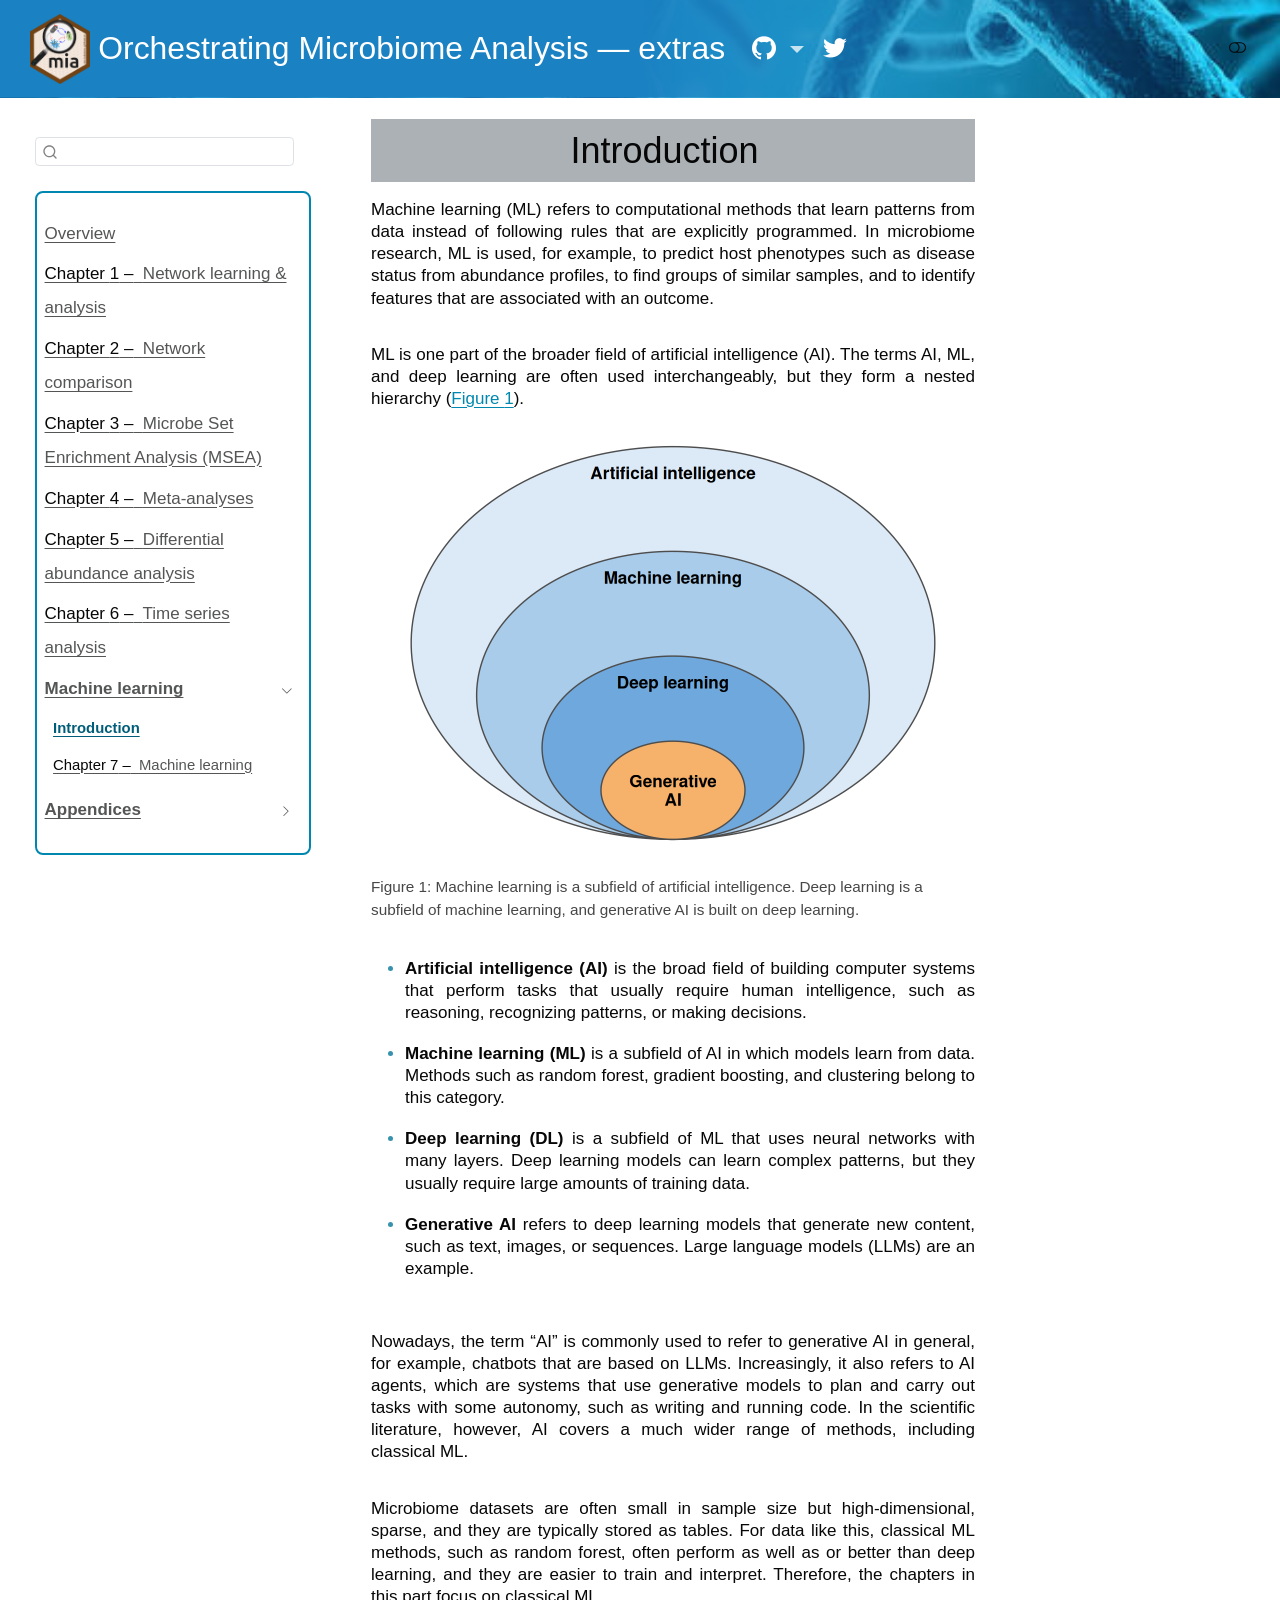
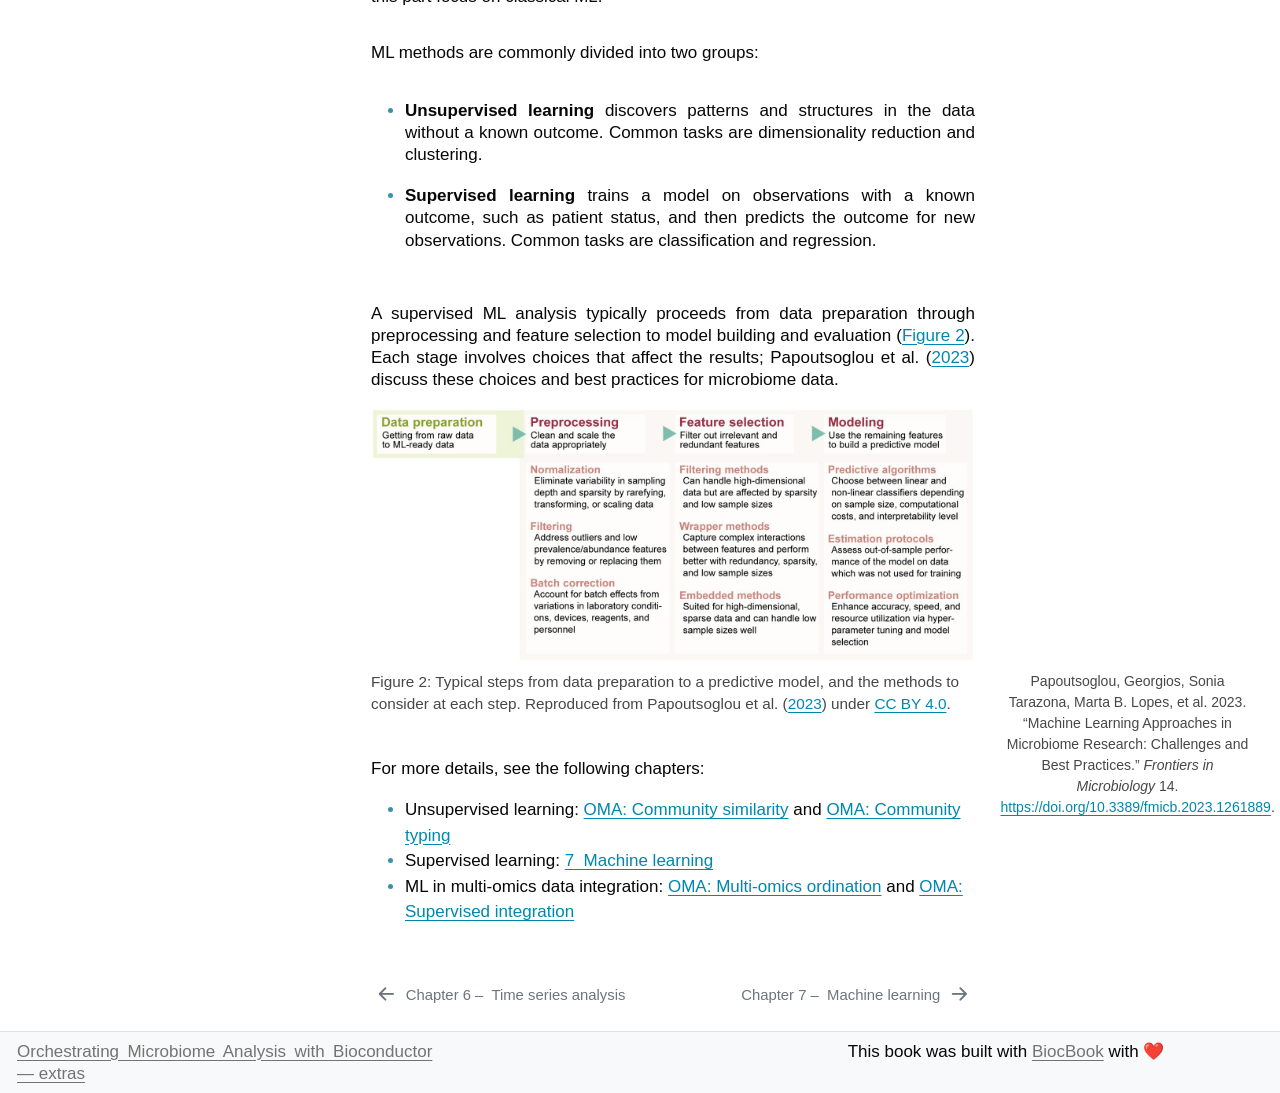
<file: docs/devel/pages/machine_learning_intro.html>
<!DOCTYPE html>
<html xmlns="http://www.w3.org/1999/xhtml" lang="en" xml:lang="en"><head>
<meta http-equiv="Content-Type" content="text/html; charset=UTF-8">
<meta charset="utf-8">
<meta name="generator" content="quarto-1.10.18">
<meta name="viewport" content="width=device-width, initial-scale=1.0, user-scalable=yes">
<title>Introduction – Orchestrating Microbiome Analysis — extras</title>
<style>
/* Default styles provided by pandoc.
** See https://pandoc.org/MANUAL.html#variables-for-html for config info.
*/
span.smallcaps{font-variant: small-caps;}
div.columns{display: flex; gap: 1.5em;}
div.column{flex: auto;}
@media screen {
div.columns{gap: min(4vw, 1.5em);}
div.column{overflow-x: auto;}
}
div.hanging-indent{margin-left: 1.5em; text-indent: -1.5em;}
ul.task-list{list-style: none;}
ul.task-list li input[type="checkbox"] {
  width: 0.8em;
  margin: 0 0.8em 0.2em -1em; /* quarto-specific, see https://github.com/quarto-dev/quarto-cli/issues/4556 */ 
  vertical-align: middle;
}
/* CSS for citations */
div.csl-bib-body { }
div.csl-entry {
  clear: both;
}
.hanging-indent div.csl-entry {
  margin-left:2em;
  text-indent:-2em;
}
div.csl-left-margin {
  min-width:2em;
  float:left;
}
div.csl-right-inline {
  margin-left:2em;
  padding-left:1em;
}
div.csl-indent {
  margin-left: 2em;
}</style>

<script src="../site_libs/quarto-nav/quarto-nav.js"></script>
<script src="../site_libs/quarto-nav/headroom.min.js"></script>
<script src="../site_libs/clipboard/clipboard.min.js"></script>
<script src="../site_libs/quarto-search/autocomplete.umd.js"></script>
<script src="../site_libs/quarto-search/fuse.min.js"></script>
<script src="../site_libs/quarto-search/quarto-search.js"></script>
<meta name="quarto:offset" content="../">
<link href="../pages/machine_learning.html" rel="next">
<link href="../pages/time_series.html" rel="prev">
<link href="../assets/favicon.png" rel="icon" type="image/png">
<script src="../site_libs/quarto-html/quarto.js" type="module"></script>
<script src="../site_libs/quarto-html/tabsets/tabsets.js" type="module"></script>
<script src="../site_libs/quarto-html/popper.min.js"></script>
<script src="../site_libs/quarto-html/tippy.umd.min.js"></script>
<script src="../site_libs/quarto-html/anchor.min.js"></script>
<link href="../site_libs/quarto-html/tippy.css" rel="stylesheet">
<link href="../site_libs/quarto-html/quarto-syntax-highlighting-eec68b17241c1efd3eae2de50d816e3e.css" rel="stylesheet" class="quarto-color-scheme" id="quarto-text-highlighting-styles">
<link href="../site_libs/quarto-html/quarto-syntax-highlighting-dark-25dec783d6e1d11f8e0bba9e4fbb47f4.css" rel="stylesheet" class="quarto-color-scheme quarto-color-alternate" id="quarto-text-highlighting-styles">
<link href="../site_libs/quarto-html/quarto-syntax-highlighting-eec68b17241c1efd3eae2de50d816e3e.css" rel="stylesheet" class="quarto-color-scheme-extra" id="quarto-text-highlighting-styles">
<script src="../site_libs/bootstrap/bootstrap.min.js"></script>
<link href="../site_libs/bootstrap/bootstrap-icons.css" rel="stylesheet">
<link href="../site_libs/bootstrap/bootstrap-2f1fe5fedccd1203b1aa867fe9cfce58.min.css" rel="stylesheet" append-hash="true" class="quarto-color-scheme" id="quarto-bootstrap" data-mode="light">
<link href="../site_libs/bootstrap/bootstrap-dark-036ce5d4a32f44c60d96ed3111f9e174.min.css" rel="stylesheet" append-hash="true" class="quarto-color-scheme quarto-color-alternate" id="quarto-bootstrap" data-mode="dark">
<link href="../site_libs/bootstrap/bootstrap-2f1fe5fedccd1203b1aa867fe9cfce58.min.css" rel="stylesheet" append-hash="true" class="quarto-color-scheme-extra" id="quarto-bootstrap" data-mode="light"><script id="quarto-search-options" type="application/json">{
  "location": "sidebar",
  "copy-button": false,
  "collapse-after": 3,
  "panel-placement": "start",
  "type": "textbox",
  "limit": 50,
  "keyboard-shortcut": [
    "f",
    "/",
    "s"
  ],
  "language": {
    "search-no-results-text": "No results",
    "search-matching-documents-text": "matching documents",
    "search-copy-link-title": "Copy link to search",
    "search-hide-matches-text": "Hide additional matches",
    "search-more-match-text": "more match in this document",
    "search-more-matches-text": "more matches in this document",
    "search-clear-button-title": "Clear",
    "search-text-placeholder": "",
    "search-detached-cancel-button-title": "Cancel",
    "search-submit-button-title": "Submit",
    "search-label": "Search"
  }
}</script>
</head>
<body class="nav-sidebar docked nav-fixed slimcontent quarto-light"><script id="quarto-html-before-body" type="application/javascript">
    const toggleBodyColorMode = (bsSheetEl) => {
      const mode = bsSheetEl.getAttribute("data-mode");
      const bodyEl = window.document.querySelector("body");
      if (mode === "dark") {
        bodyEl.classList.add("quarto-dark");
        bodyEl.classList.remove("quarto-light");
      } else {
        bodyEl.classList.add("quarto-light");
        bodyEl.classList.remove("quarto-dark");
      }
    }
    const toggleBodyColorPrimary = () => {
      const bsSheetEl = window.document.querySelector("link#quarto-bootstrap:not([rel=disabled-stylesheet])");
      if (bsSheetEl) {
        toggleBodyColorMode(bsSheetEl);
      }
    }
    const setColorSchemeToggle = (alternate) => {
      const toggles = window.document.querySelectorAll('.quarto-color-scheme-toggle');
      for (let i=0; i < toggles.length; i++) {
        const toggle = toggles[i];
        if (toggle) {
          if (alternate) {
            toggle.classList.add("alternate");
          } else {
            toggle.classList.remove("alternate");
          }
        }
      }
    };
    const toggleColorMode = (alternate) => {
      // Switch the stylesheets
      const primaryStylesheets = window.document.querySelectorAll('link.quarto-color-scheme:not(.quarto-color-alternate)');
      const alternateStylesheets = window.document.querySelectorAll('link.quarto-color-scheme.quarto-color-alternate');
      manageTransitions('#quarto-margin-sidebar .nav-link', false);
      if (alternate) {
        // note: dark is layered on light, we don't disable primary!
        enableStylesheet(alternateStylesheets);
        for (const sheetNode of alternateStylesheets) {
          if (sheetNode.id === "quarto-bootstrap") {
            toggleBodyColorMode(sheetNode);
          }
        }
      } else {
        disableStylesheet(alternateStylesheets);
        enableStylesheet(primaryStylesheets)
        toggleBodyColorPrimary();
      }
      manageTransitions('#quarto-margin-sidebar .nav-link', true);
      // Switch the toggles
      setColorSchemeToggle(alternate)
      // Hack to workaround the fact that safari doesn't
      // properly recolor the scrollbar when toggling (#1455)
      if (navigator.userAgent.indexOf('Safari') > 0 && navigator.userAgent.indexOf('Chrome') == -1) {
        manageTransitions("body", false);
        window.scrollTo(0, 1);
        setTimeout(() => {
          window.scrollTo(0, 0);
          manageTransitions("body", true);
        }, 40);
      }
    }
    const disableStylesheet = (stylesheets) => {
      for (let i=0; i < stylesheets.length; i++) {
        const stylesheet = stylesheets[i];
        stylesheet.rel = 'disabled-stylesheet';
      }
    }
    const enableStylesheet = (stylesheets) => {
      for (let i=0; i < stylesheets.length; i++) {
        const stylesheet = stylesheets[i];
        if(stylesheet.rel !== 'stylesheet') { // for Chrome, which will still FOUC without this check
          stylesheet.rel = 'stylesheet';
        }
      }
    }
    const manageTransitions = (selector, allowTransitions) => {
      const els = window.document.querySelectorAll(selector);
      for (let i=0; i < els.length; i++) {
        const el = els[i];
        if (allowTransitions) {
          el.classList.remove('notransition');
        } else {
          el.classList.add('notransition');
        }
      }
    }
    const isFileUrl = () => {
      return window.location.protocol === 'file:';
    }
    const hasAlternateSentinel = () => {
      let styleSentinel = getColorSchemeSentinel();
      if (styleSentinel !== null) {
        return styleSentinel === "alternate";
      } else {
        return false;
      }
    }
    const setStyleSentinel = (alternate) => {
      const value = alternate ? "alternate" : "default";
      if (!isFileUrl()) {
        window.localStorage.setItem("quarto-color-scheme", value);
      } else {
        localAlternateSentinel = value;
      }
    }
    const getColorSchemeSentinel = () => {
      if (!isFileUrl()) {
        const storageValue = window.localStorage.getItem("quarto-color-scheme");
        return storageValue != null ? storageValue : localAlternateSentinel;
      } else {
        return localAlternateSentinel;
      }
    }
    const toggleGiscusIfUsed = (isAlternate, darkModeDefault) => {
      const baseTheme = document.querySelector('#giscus-base-theme')?.value ?? 'light';
      const alternateTheme = document.querySelector('#giscus-alt-theme')?.value ?? 'dark';
      let newTheme = '';
      if(authorPrefersDark) {
        newTheme = isAlternate ? baseTheme : alternateTheme;
      } else {
        newTheme = isAlternate ? alternateTheme : baseTheme;
      }
      const changeGiscusTheme = () => {
        // From: https://github.com/giscus/giscus/issues/336
        const sendMessage = (message) => {
          const iframe = document.querySelector('iframe.giscus-frame');
          if (!iframe) return;
          iframe.contentWindow.postMessage({ giscus: message }, 'https://giscus.app');
        }
        sendMessage({
          setConfig: {
            theme: newTheme
          }
        });
      }
      const isGiscussLoaded = window.document.querySelector('iframe.giscus-frame') !== null;
      if (isGiscussLoaded) {
        changeGiscusTheme();
      }
    };
    const authorPrefersDark = false;
    const darkModeDefault = authorPrefersDark;
      document.querySelector('link#quarto-text-highlighting-styles.quarto-color-scheme-extra').rel = 'disabled-stylesheet';
      document.querySelector('link#quarto-bootstrap.quarto-color-scheme-extra').rel = 'disabled-stylesheet';
    let localAlternateSentinel = darkModeDefault ? 'alternate' : 'default';
    // Dark / light mode switch
    window.quartoToggleColorScheme = () => {
      // Read the current dark / light value
      let toAlternate = !hasAlternateSentinel();
      toggleColorMode(toAlternate);
      setStyleSentinel(toAlternate);
      toggleGiscusIfUsed(toAlternate, darkModeDefault);
      window.dispatchEvent(new Event('resize'));
    };
    // Switch to dark mode if need be
    if (hasAlternateSentinel()) {
      toggleColorMode(true);
    } else {
      toggleColorMode(false);
    }
  </script>

<div id="quarto-search-results"></div>
  <header id="quarto-header" class="headroom fixed-top"><nav class="navbar navbar-expand-lg " data-bs-theme="dark"><div class="navbar-container container-fluid">
      <div class="navbar-brand-container mx-auto">
    <a href="../index.html" class="navbar-brand navbar-brand-logo">
    <img src="../assets/mia_logo.png" alt="" class="navbar-logo light-content"><img src="../assets/mia_logo.png" alt="" class="navbar-logo dark-content"></a>
    <a class="navbar-brand" href="../index.html">
    <span class="navbar-title">Orchestrating Microbiome Analysis — extras</span>
    </a>
  </div>
          <button class="navbar-toggler" type="button" data-bs-toggle="collapse" data-bs-target="#navbarCollapse" aria-controls="navbarCollapse" role="menu" aria-expanded="false" aria-label="Toggle navigation" onclick="if (window.quartoToggleHeadroom) { window.quartoToggleHeadroom(); }">
  <span class="navbar-toggler-icon"></span>
</button>
          <div class="collapse navbar-collapse" id="navbarCollapse">
            <ul class="navbar-nav navbar-nav-scroll me-auto">
<li class="nav-item dropdown ">
    <a class="nav-link dropdown-toggle" href="#" id="nav-menu-bi-github" role="link" data-bs-toggle="dropdown" aria-expanded="false">
      <i class="bi bi-github" role="img">
</i> 
 <span class="menu-text"></span>
    </a>
    <ul class="dropdown-menu" aria-labelledby="nav-menu-bi-github">
<li>
    <a class="dropdown-item" href="https://github.com/microbiome/OMA-extras/">
 <span class="dropdown-text">Source Code</span></a>
  </li>  
        <li>
    <a class="dropdown-item" href="https://microbiome.github.io/OMA-extras/docs/devel/">
 <span class="dropdown-text">Browse version <code>devel</code></span></a>
  </li>  
    </ul>
</li>
  <li class="nav-item compact">
    <a class="nav-link" href="https://twitter.com"> <i class="bi bi-twitter" role="img">
</i> 
<span class="menu-text"></span></a>
  </li>  
</ul>
</div> <!-- /navcollapse -->
            <div class="quarto-navbar-tools">
  <a href="" class="quarto-color-scheme-toggle quarto-navigation-tool  px-1" onclick="window.quartoToggleColorScheme(); return false;" title="Toggle dark mode"><i class="bi"></i></a>
</div>
      </div> <!-- /container-fluid -->
    </nav><nav class="quarto-secondary-nav"><div class="container-fluid d-flex">
      <button type="button" class="quarto-btn-toggle btn" data-bs-toggle="collapse" role="button" data-bs-target=".quarto-sidebar-collapse-item" aria-controls="quarto-sidebar" aria-expanded="false" aria-label="Toggle sidebar navigation" onclick="if (window.quartoToggleHeadroom) { window.quartoToggleHeadroom(); }">
        <i class="bi bi-layout-text-sidebar-reverse"></i>
      </button>
        <nav class="quarto-page-breadcrumbs" aria-label="breadcrumb"><ol class="breadcrumb"><li class="breadcrumb-item"><a href="../pages/machine_learning_intro.html">Machine learning</a></li><li class="breadcrumb-item"><a href="../pages/machine_learning_intro.html">Introduction</a></li></ol></nav>
        <a class="flex-grow-1" role="navigation" data-bs-toggle="collapse" data-bs-target=".quarto-sidebar-collapse-item" aria-controls="quarto-sidebar" aria-expanded="false" aria-label="Toggle sidebar navigation" onclick="if (window.quartoToggleHeadroom) { window.quartoToggleHeadroom(); }">      
        </a>
      <button type="button" class="btn quarto-search-button" aria-label="Search" onclick="window.quartoOpenSearch();">
        <i class="bi bi-search"></i>
      </button>
    </div>
  </nav></header><!-- content --><div id="quarto-content" class="quarto-container page-columns page-rows-contents page-layout-article page-navbar">
<!-- sidebar -->
  <nav id="quarto-sidebar" class="sidebar collapse collapse-horizontal quarto-sidebar-collapse-item sidebar-navigation docked overflow-auto"><div class="mt-2 flex-shrink-0 align-items-center">
        <div class="sidebar-search">
        <div id="quarto-search" class="" title="Search"></div>
        </div>
        </div>
    <div class="sidebar-menu-container"> 
    <ul class="list-unstyled mt-1">
<li class="sidebar-item">
  <div class="sidebar-item-container"> 
  <a href="../index.html" class="sidebar-item-text sidebar-link">
 <span class="menu-text">Overview</span></a>
  </div>
</li>
        <li class="sidebar-item">
  <div class="sidebar-item-container"> 
  <a href="../pages/network_learning.html" class="sidebar-item-text sidebar-link">
 <span class="menu-text"><span class="chapter-number">1</span>&nbsp; <span class="chapter-title">Network learning &amp; analysis</span></span></a>
  </div>
</li>
        <li class="sidebar-item">
  <div class="sidebar-item-container"> 
  <a href="../pages/network_comparison.html" class="sidebar-item-text sidebar-link">
 <span class="menu-text"><span class="chapter-number">2</span>&nbsp; <span class="chapter-title">Network comparison</span></span></a>
  </div>
</li>
        <li class="sidebar-item">
  <div class="sidebar-item-container"> 
  <a href="../pages/msea.html" class="sidebar-item-text sidebar-link">
 <span class="menu-text"><span class="chapter-number">3</span>&nbsp; <span class="chapter-title">Microbe Set Enrichment Analysis (MSEA)</span></span></a>
  </div>
</li>
        <li class="sidebar-item">
  <div class="sidebar-item-container"> 
  <a href="../pages/mmuphin_meta_analysis.html" class="sidebar-item-text sidebar-link">
 <span class="menu-text"><span class="chapter-number">4</span>&nbsp; <span class="chapter-title">Meta-analyses</span></span></a>
  </div>
</li>
        <li class="sidebar-item">
  <div class="sidebar-item-container"> 
  <a href="../pages/extra_daa.html" class="sidebar-item-text sidebar-link">
 <span class="menu-text"><span class="chapter-number">5</span>&nbsp; <span class="chapter-title">Differential abundance analysis</span></span></a>
  </div>
</li>
        <li class="sidebar-item">
  <div class="sidebar-item-container"> 
  <a href="../pages/time_series.html" class="sidebar-item-text sidebar-link">
 <span class="menu-text"><span class="chapter-number">6</span>&nbsp; <span class="chapter-title">Time series analysis</span></span></a>
  </div>
</li>
        <li class="sidebar-item sidebar-item-section">
      <div class="sidebar-item-container"> 
            <a class="sidebar-item-text sidebar-link text-start" data-bs-toggle="collapse" data-bs-target="#quarto-sidebar-section-1" role="navigation" aria-expanded="true">
 <span class="menu-text">Machine learning</span></a>
          <a class="sidebar-item-toggle text-start" data-bs-toggle="collapse" data-bs-target="#quarto-sidebar-section-1" role="navigation" aria-expanded="true" aria-label="Toggle section">
            <i class="bi bi-chevron-right ms-2"></i>
          </a> 
      </div>
      <ul id="quarto-sidebar-section-1" class="collapse list-unstyled sidebar-section depth1 show">
<li class="sidebar-item">
  <div class="sidebar-item-container"> 
  <a href="../pages/machine_learning_intro.html" class="sidebar-item-text sidebar-link active">
 <span class="menu-text">Introduction</span></a>
  </div>
</li>
          <li class="sidebar-item">
  <div class="sidebar-item-container"> 
  <a href="../pages/machine_learning.html" class="sidebar-item-text sidebar-link">
 <span class="menu-text"><span class="chapter-number">7</span>&nbsp; <span class="chapter-title">Machine learning</span></span></a>
  </div>
</li>
      </ul>
</li>
        <li class="sidebar-item sidebar-item-section">
      <div class="sidebar-item-container"> 
            <a class="sidebar-item-text sidebar-link text-start collapsed" data-bs-toggle="collapse" data-bs-target="#quarto-sidebar-section-2" role="navigation" aria-expanded="false">
 <span class="menu-text">Appendices</span></a>
          <a class="sidebar-item-toggle text-start collapsed" data-bs-toggle="collapse" data-bs-target="#quarto-sidebar-section-2" role="navigation" aria-expanded="false" aria-label="Toggle section">
            <i class="bi bi-chevron-right ms-2"></i>
          </a> 
      </div>
      <ul id="quarto-sidebar-section-2" class="collapse list-unstyled sidebar-section depth1 ">
<li class="sidebar-item">
  <div class="sidebar-item-container"> 
  <a href="../pages/session_info.html" class="sidebar-item-text sidebar-link">
 <span class="menu-text"><span class="chapter-number">A</span>&nbsp; <span class="chapter-title">Technical info</span></span></a>
  </div>
</li>
      </ul>
</li>
    </ul>
</div>
</nav><div id="quarto-sidebar-glass" class="quarto-sidebar-collapse-item" data-bs-toggle="collapse" data-bs-target=".quarto-sidebar-collapse-item"></div>
<!-- margin-sidebar -->
    <div id="quarto-margin-sidebar" class="sidebar margin-sidebar zindex-bottom">
        
    </div>
<!-- main -->
<main class="content page-columns page-full" id="quarto-document-content"><header id="title-block-header" class="quarto-title-block default"><nav class="quarto-page-breadcrumbs quarto-title-breadcrumbs d-none d-lg-block" aria-label="breadcrumb"><ol class="breadcrumb"><li class="breadcrumb-item"><a href="../pages/machine_learning_intro.html">Machine learning</a></li><li class="breadcrumb-item"><a href="../pages/machine_learning_intro.html">Introduction</a></li></ol></nav><div class="quarto-title">
<h1 class="title"><span id="sec-ml-intro" class="quarto-section-identifier">Introduction</span></h1>
</div>



<div class="quarto-title-meta">

    
  
    
  </div>
  


</header><p>Machine learning (ML) refers to computational methods that learn patterns from data instead of following rules that are explicitly programmed. In microbiome research, ML is used, for example, to predict host phenotypes such as disease status from abundance profiles, to find groups of similar samples, and to identify features that are associated with an outcome.</p>
<p>ML is one part of the broader field of artificial intelligence (AI). The terms AI, ML, and deep learning are often used interchangeably, but they form a nested hierarchy (<a href="#fig-ai-hierarchy" class="quarto-xref">Figure&nbsp;<span>1</span></a>).</p>
<div class="cell" data-layout-align="center">
<div class="cell-output-display">
<div id="fig-ai-hierarchy" class="quarto-float quarto-figure quarto-figure-center anchored" data-fig-align="center">
<figure class="quarto-float quarto-float-fig figure"><div aria-describedby="fig-ai-hierarchy-caption-0ceaefa1-69ba-4598-a22c-09a6ac19f8ca">
<img src="machine_learning_intro_files/figure-html/fig-ai-hierarchy-1.png" class="img-fluid quarto-figure quarto-figure-center figure-img" width="576">
</div>
<figcaption class="quarto-float-caption-bottom quarto-float-caption quarto-float-fig" id="fig-ai-hierarchy-caption-0ceaefa1-69ba-4598-a22c-09a6ac19f8ca">
Figure&nbsp;1: Machine learning is a subfield of artificial intelligence. Deep learning is a subfield of machine learning, and generative AI is built on deep learning.
</figcaption></figure>
</div>
</div>
</div>
<ul>
<li><p><strong>Artificial intelligence (AI)</strong> is the broad field of building computer systems that perform tasks that usually require human intelligence, such as reasoning, recognizing patterns, or making decisions.</p></li>
<li><p><strong>Machine learning (ML)</strong> is a subfield of AI in which models learn from data. Methods such as random forest, gradient boosting, and clustering belong to this category.</p></li>
<li><p><strong>Deep learning (DL)</strong> is a subfield of ML that uses neural networks with many layers. Deep learning models can learn complex patterns, but they usually require large amounts of training data.</p></li>
<li><p><strong>Generative AI</strong> refers to deep learning models that generate new content, such as text, images, or sequences. Large language models (LLMs) are an example.</p></li>
</ul>
<p>Nowadays, the term “AI” is commonly used to refer to generative AI in general, for example, chatbots that are based on LLMs. Increasingly, it also refers to AI agents, which are systems that use generative models to plan and carry out tasks with some autonomy, such as writing and running code. In the scientific literature, however, AI covers a much wider range of methods, including classical ML.</p>
<p>Microbiome datasets are often small in sample size but high-dimensional, sparse, and they are typically stored as tables. For data like this, classical ML methods, such as random forest, often perform as well as or better than deep learning, and they are easier to train and interpret. Therefore, the chapters in this part focus on classical ML.</p>
<p>ML methods are commonly divided into two groups:</p>
<ul>
<li><p><strong>Unsupervised learning</strong> discovers patterns and structures in the data without a known outcome. Common tasks are dimensionality reduction and clustering.</p></li>
<li><p><strong>Supervised learning</strong> trains a model on observations with a known outcome, such as patient status, and then predicts the outcome for new observations. Common tasks are classification and regression.</p></li>
</ul>
<p>A supervised ML analysis typically proceeds from data preparation through preprocessing and feature selection to model building and evaluation (<a href="#fig-ml-workflow" class="quarto-xref">Figure&nbsp;<span>2</span></a>). Each stage involves choices that affect the results; <span class="citation" data-cites="Papoutsoglou2023">Papoutsoglou et al. (<a href="#ref-Papoutsoglou2023" role="doc-biblioref">2023</a>)</span> discuss these choices and best practices for microbiome data.</p>
<div class="no-row-height column-margin column-container"></div><div id="fig-ml-workflow" class="quarto-float quarto-figure quarto-figure-center anchored page-columns page-full" alt="Four stages left to right: data preparation, preprocessing (normalization, filtering, batch correction), feature selection (filter, wrapper and embedded methods) and modeling (predictive algorithms, estimation protocols, performance optimization).">
<figure class="quarto-float quarto-float-fig figure page-columns page-full"><div aria-describedby="fig-ml-workflow-caption-0ceaefa1-69ba-4598-a22c-09a6ac19f8ca">
<img src="figures/ml_workflow.jpg" class="img-fluid figure-img" alt="Four stages left to right: data preparation, preprocessing (normalization, filtering, batch correction), feature selection (filter, wrapper and embedded methods) and modeling (predictive algorithms, estimation protocols, performance optimization).">
</div>
<figcaption class="quarto-float-caption-bottom quarto-float-caption quarto-float-fig" id="fig-ml-workflow-caption-0ceaefa1-69ba-4598-a22c-09a6ac19f8ca">
Figure&nbsp;2: Typical steps from data preparation to a predictive model, and the methods to consider at each step. Reproduced from <span class="citation" data-cites="Papoutsoglou2023">Papoutsoglou et al. (<a href="#ref-Papoutsoglou2023" role="doc-biblioref">2023</a>)</span> under <a href="https://creativecommons.org/licenses/by/4.0/">CC BY 4.0</a>.
</figcaption><div class="no-row-height column-margin column-container"><div id="ref-Papoutsoglou2023" class="csl-entry" role="listitem">
Papoutsoglou, Georgios, Sonia Tarazona, Marta B. Lopes, et al. 2023. <span>“Machine Learning Approaches in Microbiome Research: Challenges and Best Practices.”</span> <em>Frontiers in Microbiology</em> 14. <a href="https://doi.org/10.3389/fmicb.2023.1261889">https://doi.org/10.3389/fmicb.2023.1261889</a>.
</div></div></figure>
</div>
<p>For more details, see the following chapters:</p>
<ul>
<li>Unsupervised learning: <a href="https://microbiome.github.io/OMA/docs/devel/pages/community_similarity.html">OMA: Community similarity</a> and <a href="https://microbiome.github.io/OMA/docs/devel/pages/clustering.html">OMA: Community typing</a>
</li>
<li>Supervised learning: <a href="machine_learning.html" class="quarto-xref"><span>7&nbsp; Machine learning</span></a>
</li>
<li>ML in multi-omics data integration: <a href="https://microbiome.github.io/OMA/docs/devel/pages/unsupervised_multiomics.html">OMA: Multi-omics ordination</a> and <a href="https://microbiome.github.io/OMA/docs/devel/pages/supervised_multiomics.html">OMA: Supervised integration</a>
</li>
</ul>




<a onclick="window.scrollTo(0, 0); return false;" role="button" id="quarto-back-to-top"><i class="bi bi-arrow-up"></i> Back to top</a></main><!-- /main --><script id="quarto-html-after-body" type="application/javascript">
  window.document.addEventListener("DOMContentLoaded", function (event) {
    // Ensure there is a toggle, if there isn't float one in the top right
    if (window.document.querySelector('.quarto-color-scheme-toggle') === null) {
      const a = window.document.createElement('a');
      a.classList.add('top-right');
      a.classList.add('quarto-color-scheme-toggle');
      a.href = "";
      a.onclick = function() { try { window.quartoToggleColorScheme(); } catch {} return false; };
      const i = window.document.createElement("i");
      i.classList.add('bi');
      a.appendChild(i);
      window.document.body.appendChild(a);
    }
    setColorSchemeToggle(hasAlternateSentinel())
    const icon = "";
    const anchorJS = new window.AnchorJS();
    anchorJS.options = {
      placement: 'right',
      icon: icon
    };
    anchorJS.add('.anchored');
    const isCodeAnnotation = (el) => {
      for (const clz of el.classList) {
        if (clz.startsWith('code-annotation-')) {                     
          return true;
        }
      }
      return false;
    }
    const onCopySuccess = function(e) {
      // button target
      const button = e.trigger;
      // don't keep focus
      button.blur();
      // flash "checked"
      button.classList.add('code-copy-button-checked');
      var currentTitle = button.getAttribute("title");
      button.setAttribute("title", "Copied!");
      let tooltip;
      if (window.bootstrap) {
        button.setAttribute("data-bs-toggle", "tooltip");
        button.setAttribute("data-bs-placement", "left");
        button.setAttribute("data-bs-title", "Copied!");
        tooltip = new bootstrap.Tooltip(button, 
          { trigger: "manual", 
            customClass: "code-copy-button-tooltip",
            offset: [0, -8]});
        tooltip.show();    
      }
      setTimeout(function() {
        if (tooltip) {
          tooltip.hide();
          button.removeAttribute("data-bs-title");
          button.removeAttribute("data-bs-toggle");
          button.removeAttribute("data-bs-placement");
        }
        button.setAttribute("title", currentTitle);
        button.classList.remove('code-copy-button-checked');
      }, 1000);
      // clear code selection
      e.clearSelection();
    }
    const getTextToCopy = function(trigger) {
      const outerScaffold = trigger.parentElement.cloneNode(true);
      const codeEl = outerScaffold.querySelector('code');
      for (const childEl of codeEl.children) {
        if (isCodeAnnotation(childEl)) {
          childEl.remove();
        }
      }
      return codeEl.innerText;
    }
    const clipboard = new window.ClipboardJS('.code-copy-button:not([data-in-quarto-modal])', {
      text: getTextToCopy
    });
    clipboard.on('success', onCopySuccess);
    if (window.document.getElementById('quarto-embedded-source-code-modal')) {
      const clipboardModal = new window.ClipboardJS('.code-copy-button[data-in-quarto-modal]', {
        text: getTextToCopy,
        container: window.document.getElementById('quarto-embedded-source-code-modal')
      });
      clipboardModal.on('success', onCopySuccess);
    }
      var localhostRegex = new RegExp(/^(?:http|https):\/\/localhost\:?[0-9]*\//);
      var mailtoRegex = new RegExp(/^mailto:/);
        var filterRegex = new RegExp('/' + window.location.host + '/');
      var isInternal = (href) => {
          return filterRegex.test(href) || localhostRegex.test(href) || mailtoRegex.test(href);
      }
      // Inspect non-navigation links and adorn them if external
     var links = window.document.querySelectorAll('a[href]:not(.nav-link):not(.navbar-brand):not(.toc-action):not(.sidebar-link):not(.sidebar-item-toggle):not(.pagination-link):not(.no-external):not([aria-hidden]):not(.dropdown-item):not(.quarto-navigation-tool):not(.about-link)');
      for (var i=0; i<links.length; i++) {
        const link = links[i];
        if (!isInternal(link.href)) {
          // undo the damage that might have been done by quarto-nav.js in the case of
          // links that we want to consider external
          if (link.dataset.originalHref !== undefined) {
            link.href = link.dataset.originalHref;
          }
        }
      }
    function tippyHover(el, contentFn, onTriggerFn, onUntriggerFn) {
      const config = {
        allowHTML: true,
        maxWidth: 500,
        delay: 100,
        arrow: false,
        appendTo: function(el) {
            return el.parentElement;
        },
        interactive: true,
        interactiveBorder: 10,
        theme: 'quarto',
        placement: 'bottom-start',
      };
      if (contentFn) {
        config.content = contentFn;
      }
      if (onTriggerFn) {
        config.onTrigger = onTriggerFn;
      }
      if (onUntriggerFn) {
        config.onUntrigger = onUntriggerFn;
      }
      window.tippy(el, config); 
    }
    const noterefs = window.document.querySelectorAll('a[role="doc-noteref"]');
    for (var i=0; i<noterefs.length; i++) {
      const ref = noterefs[i];
      tippyHover(ref, function() {
        // use id or data attribute instead here
        let href = ref.getAttribute('data-footnote-href') || ref.getAttribute('href');
        try { href = new URL(href).hash; } catch {}
        const id = href.replace(/^#\/?/, "");
        const note = window.document.getElementById(id);
        if (note) {
          return note.innerHTML;
        } else {
          return "";
        }
      });
    }
    const xrefs = window.document.querySelectorAll('a.quarto-xref');
    const processXRef = (id, note) => {
      // Strip column container classes
      const stripColumnClz = (el) => {
        el.classList.remove("page-full", "page-columns");
        if (el.children) {
          for (const child of el.children) {
            stripColumnClz(child);
          }
        }
      }
      stripColumnClz(note)
      if (id === null || id.startsWith('sec-')) {
        // Special case sections, only their first couple elements
        const container = document.createElement("div");
        if (note.children && note.children.length > 2) {
          container.appendChild(note.children[0].cloneNode(true));
          for (let i = 1; i < note.children.length; i++) {
            const child = note.children[i];
            if (child.tagName === "P" && child.innerText === "") {
              continue;
            } else {
              container.appendChild(child.cloneNode(true));
              break;
            }
          }
          if (window.Quarto?.typesetMath) {
            window.Quarto.typesetMath(container);
          }
          return container.innerHTML
        } else {
          if (window.Quarto?.typesetMath) {
            window.Quarto.typesetMath(note);
          }
          return note.innerHTML;
        }
      } else {
        // Remove any anchor links if they are present
        const anchorLink = note.querySelector('a.anchorjs-link');
        if (anchorLink) {
          anchorLink.remove();
        }
        if (window.Quarto?.typesetMath) {
          window.Quarto.typesetMath(note);
        }
        if (note.classList.contains("callout")) {
          return note.outerHTML;
        } else {
          return note.innerHTML;
        }
      }
    }
    for (var i=0; i<xrefs.length; i++) {
      const xref = xrefs[i];
      tippyHover(xref, undefined, function(instance) {
        instance.disable();
        let url = xref.getAttribute('href');
        let hash = undefined; 
        if (url.startsWith('#')) {
          hash = url;
        } else {
          try { hash = new URL(url).hash; } catch {}
        }
        if (hash) {
          const id = hash.replace(/^#\/?/, "");
          const note = window.document.getElementById(id);
          if (note !== null) {
            try {
              const html = processXRef(id, note.cloneNode(true));
              instance.setContent(html);
            } finally {
              instance.enable();
              instance.show();
            }
          } else {
            // See if we can fetch this
            fetch(url.split('#')[0])
            .then(res => res.text())
            .then(html => {
              const parser = new DOMParser();
              const htmlDoc = parser.parseFromString(html, "text/html");
              const note = htmlDoc.getElementById(id);
              if (note !== null) {
                const html = processXRef(id, note);
                instance.setContent(html);
              } 
            }).finally(() => {
              instance.enable();
              instance.show();
            });
          }
        } else {
          // See if we can fetch a full url (with no hash to target)
          // This is a special case and we should probably do some content thinning / targeting
          fetch(url)
          .then(res => res.text())
          .then(html => {
            const parser = new DOMParser();
            const htmlDoc = parser.parseFromString(html, "text/html");
            const note = htmlDoc.querySelector('main.content');
            if (note !== null) {
              // This should only happen for chapter cross references
              // (since there is no id in the URL)
              // remove the first header
              if (note.children.length > 0 && note.children[0].tagName === "HEADER") {
                note.children[0].remove();
              }
              const html = processXRef(null, note);
              instance.setContent(html);
            } 
          }).finally(() => {
            instance.enable();
            instance.show();
          });
        }
      }, function(instance) {
      });
    }
        let selectedAnnoteEl;
        const selectorForAnnotation = ( cell, annotation) => {
          let cellAttr = 'data-code-cell="' + cell + '"';
          let lineAttr = 'data-code-annotation="' +  annotation + '"';
          const selector = 'span[' + cellAttr + '][' + lineAttr + ']';
          return selector;
        }
        const selectCodeLines = (annoteEl) => {
          const doc = window.document;
          const targetCell = annoteEl.getAttribute("data-target-cell");
          const targetAnnotation = annoteEl.getAttribute("data-target-annotation");
          const annoteSpan = window.document.querySelector(selectorForAnnotation(targetCell, targetAnnotation));
          const lines = annoteSpan.getAttribute("data-code-lines").split(",");
          const lineIds = lines.map((line) => {
            return targetCell + "-" + line;
          })
          let top = null;
          let height = null;
          let parent = null;
          if (lineIds.length > 0) {
              //compute the position of the single el (top and bottom and make a div)
              const el = window.document.getElementById(lineIds[0]);
              top = el.offsetTop;
              height = el.offsetHeight;
              parent = el.parentElement.parentElement;
            if (lineIds.length > 1) {
              const lastEl = window.document.getElementById(lineIds[lineIds.length - 1]);
              const bottom = lastEl.offsetTop + lastEl.offsetHeight;
              height = bottom - top;
            }
            if (top !== null && height !== null && parent !== null) {
              // cook up a div (if necessary) and position it 
              let div = window.document.getElementById("code-annotation-line-highlight");
              if (div === null) {
                div = window.document.createElement("div");
                div.setAttribute("id", "code-annotation-line-highlight");
                div.style.position = 'absolute';
                parent.appendChild(div);
              }
              div.style.top = top - 2 + "px";
              div.style.height = height + 4 + "px";
              div.style.left = 0;
              let gutterDiv = window.document.getElementById("code-annotation-line-highlight-gutter");
              if (gutterDiv === null) {
                gutterDiv = window.document.createElement("div");
                gutterDiv.setAttribute("id", "code-annotation-line-highlight-gutter");
                gutterDiv.style.position = 'absolute';
                const codeCell = window.document.getElementById(targetCell);
                const gutter = codeCell.querySelector('.code-annotation-gutter');
                gutter.appendChild(gutterDiv);
              }
              gutterDiv.style.top = top - 2 + "px";
              gutterDiv.style.height = height + 4 + "px";
            }
            selectedAnnoteEl = annoteEl;
          }
        };
        const unselectCodeLines = () => {
          const elementsIds = ["code-annotation-line-highlight", "code-annotation-line-highlight-gutter"];
          elementsIds.forEach((elId) => {
            const div = window.document.getElementById(elId);
            if (div) {
              div.remove();
            }
          });
          selectedAnnoteEl = undefined;
        };
          // Handle positioning of the toggle
      window.addEventListener(
        "resize",
        throttle(() => {
          elRect = undefined;
          if (selectedAnnoteEl) {
            selectCodeLines(selectedAnnoteEl);
          }
        }, 10)
      );
      function throttle(fn, ms) {
      let throttle = false;
      let timer;
        return (...args) => {
          if(!throttle) { // first call gets through
              fn.apply(this, args);
              throttle = true;
          } else { // all the others get throttled
              if(timer) clearTimeout(timer); // cancel #2
              timer = setTimeout(() => {
                fn.apply(this, args);
                timer = throttle = false;
              }, ms);
          }
        };
      }
        // Attach click handler to the DT
        const annoteDls = window.document.querySelectorAll('dt[data-target-cell]');
        for (const annoteDlNode of annoteDls) {
          annoteDlNode.addEventListener('click', (event) => {
            const clickedEl = event.target;
            if (clickedEl !== selectedAnnoteEl) {
              unselectCodeLines();
              const activeEl = window.document.querySelector('dt[data-target-cell].code-annotation-active');
              if (activeEl) {
                activeEl.classList.remove('code-annotation-active');
              }
              selectCodeLines(clickedEl);
              clickedEl.classList.add('code-annotation-active');
            } else {
              // Unselect the line
              unselectCodeLines();
              clickedEl.classList.remove('code-annotation-active');
            }
          });
        }
    const findCites = (el) => {
      const parentEl = el.parentElement;
      if (parentEl) {
        const cites = parentEl.dataset.cites;
        if (cites) {
          return {
            el,
            cites: cites.split(' ')
          };
        } else {
          return findCites(el.parentElement)
        }
      } else {
        return undefined;
      }
    };
    var bibliorefs = window.document.querySelectorAll('a[role="doc-biblioref"]');
    for (var i=0; i<bibliorefs.length; i++) {
      const ref = bibliorefs[i];
      const citeInfo = findCites(ref);
      if (citeInfo) {
        tippyHover(citeInfo.el, function() {
          var popup = window.document.createElement('div');
          citeInfo.cites.forEach(function(cite) {
            var citeDiv = window.document.createElement('div');
            citeDiv.classList.add('hanging-indent');
            citeDiv.classList.add('csl-entry');
            var biblioDiv = window.document.getElementById('ref-' + cite);
            if (biblioDiv) {
              citeDiv.innerHTML = biblioDiv.innerHTML;
            }
            popup.appendChild(citeDiv);
          });
          return popup.innerHTML;
        });
      }
    }
  });
  </script><nav class="page-navigation"><div class="nav-page nav-page-previous">
      <a href="../pages/time_series.html" class="pagination-link" aria-label="Time series analysis">
        <i class="bi bi-arrow-left-short"></i> <span class="nav-page-text"><span class="chapter-number">6</span>&nbsp; <span class="chapter-title">Time series analysis</span></span>
      </a>          
  </div>
  <div class="nav-page nav-page-next">
      <a href="../pages/machine_learning.html" class="pagination-link" aria-label="Machine learning">
        <span class="nav-page-text"><span class="chapter-number">7</span>&nbsp; <span class="chapter-title">Machine learning</span></span> <i class="bi bi-arrow-right-short"></i>
      </a>
  </div>
</nav>
</div> <!-- /content -->
<footer class="footer"><div class="nav-footer">
    <div class="nav-footer-left">
<p><a href="./">Orchestrating Microbiome Analysis with Bioconductor — extras</a></p>
</div>   
    <div class="nav-footer-center">
      &nbsp;
    </div>
    <div class="nav-footer-right">
<p>This book was built with <a href="https://github.com/js2264/BiocBook/">BiocBook</a> with <span class="emoji" data-emoji="heart">❤️</span></p>
</div>
  </div>
</footer>


</body></html>
</file>
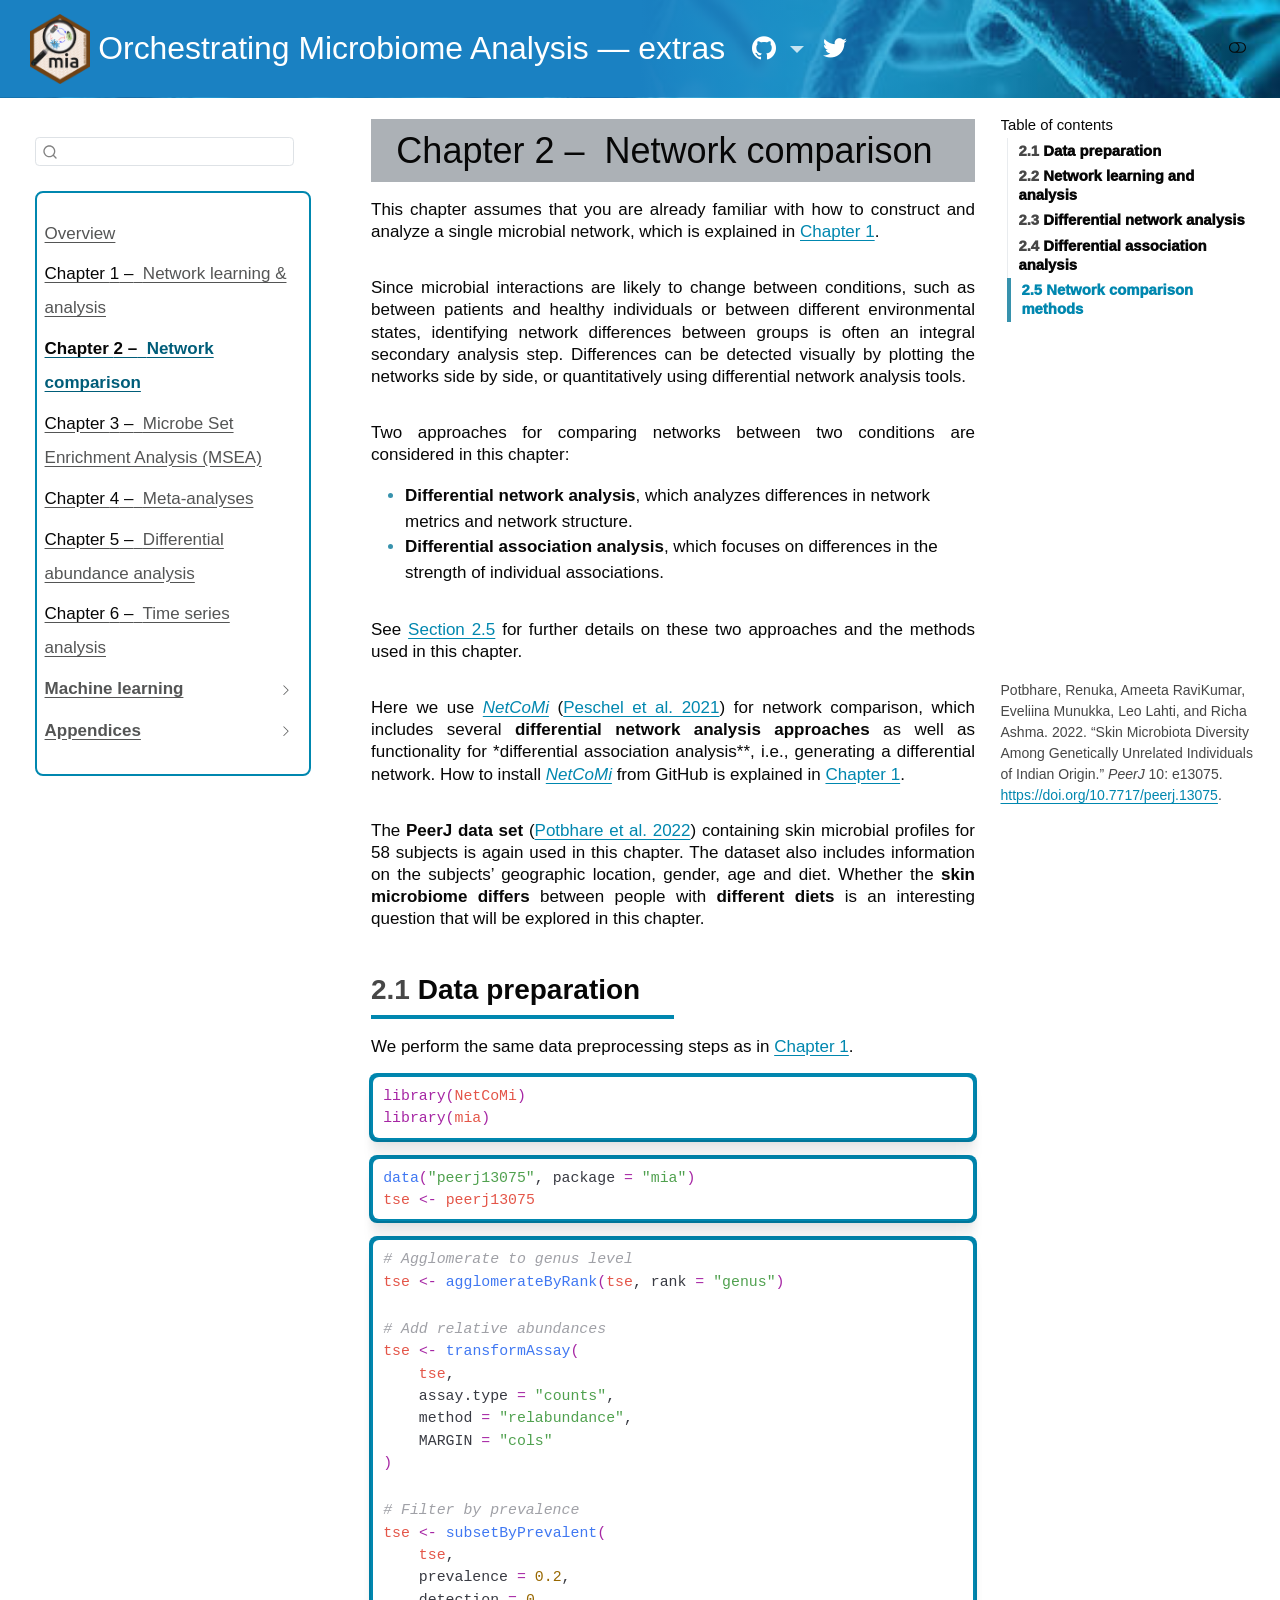
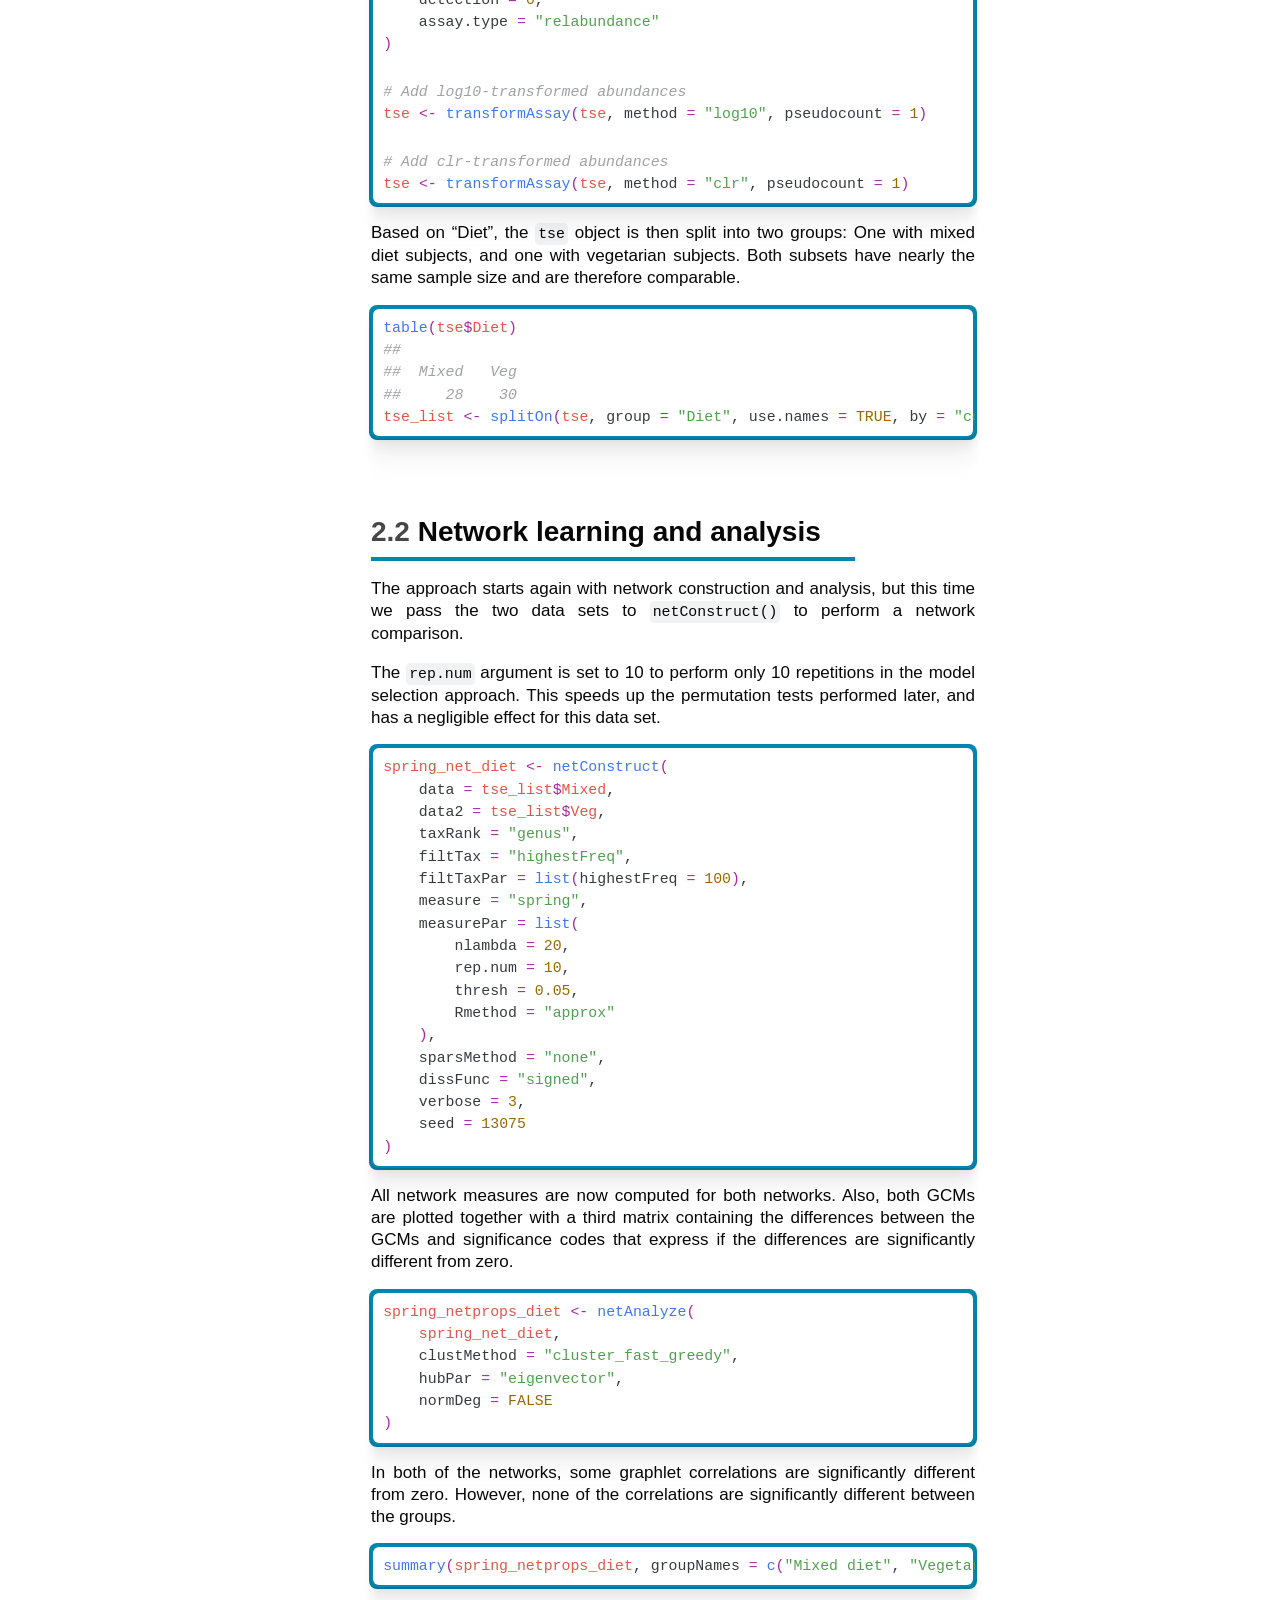
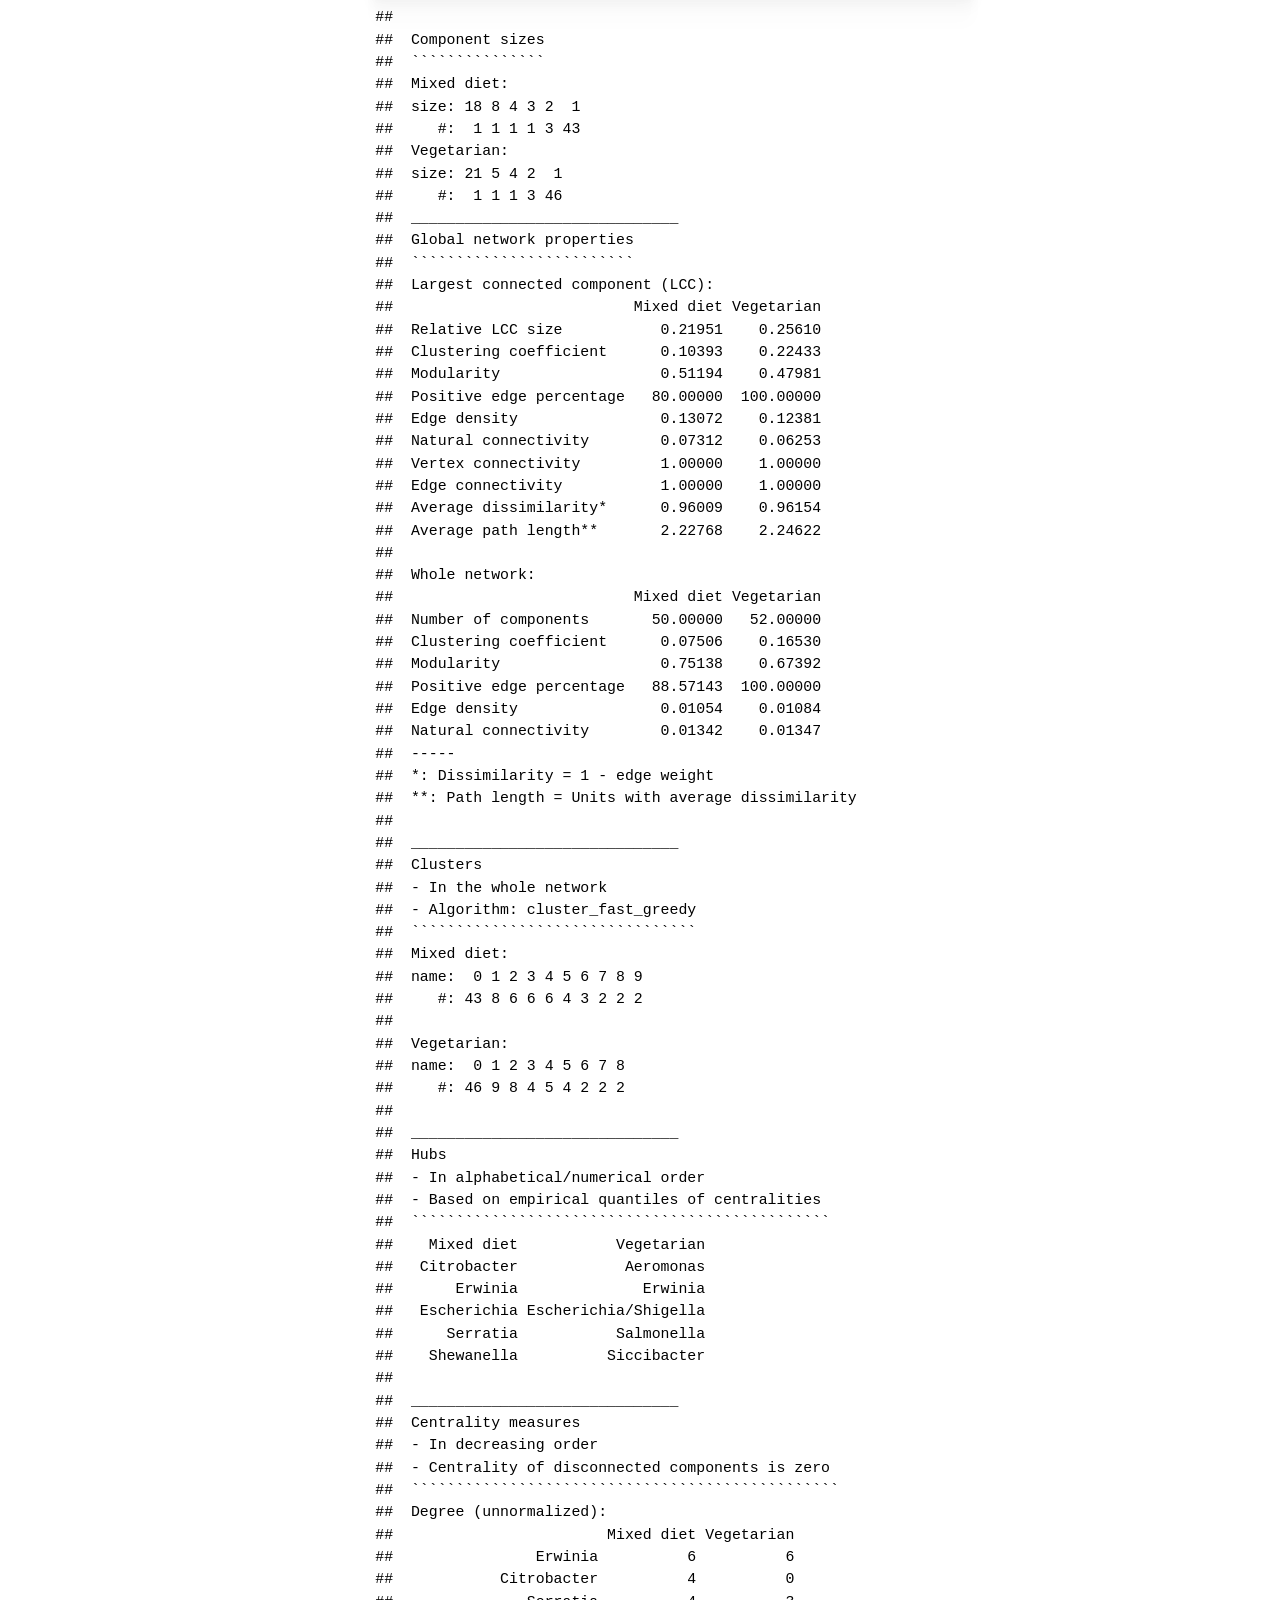
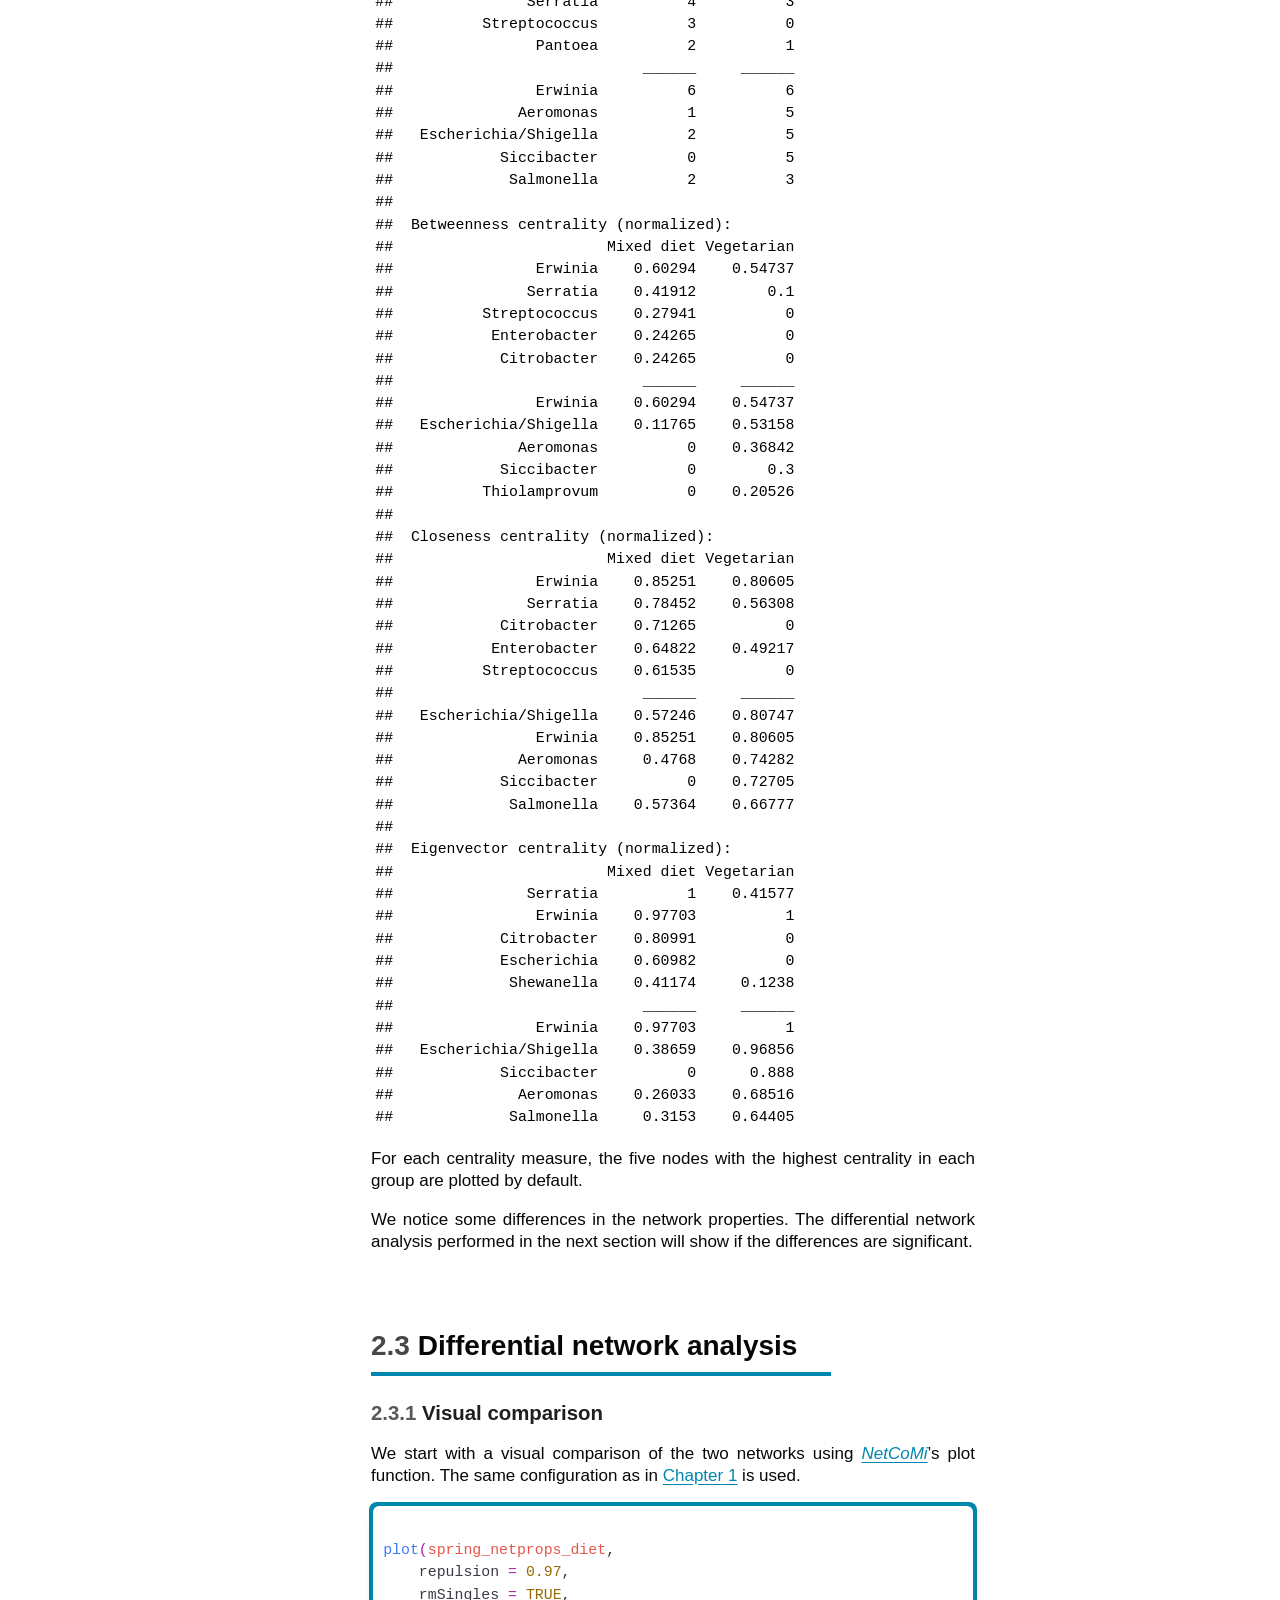
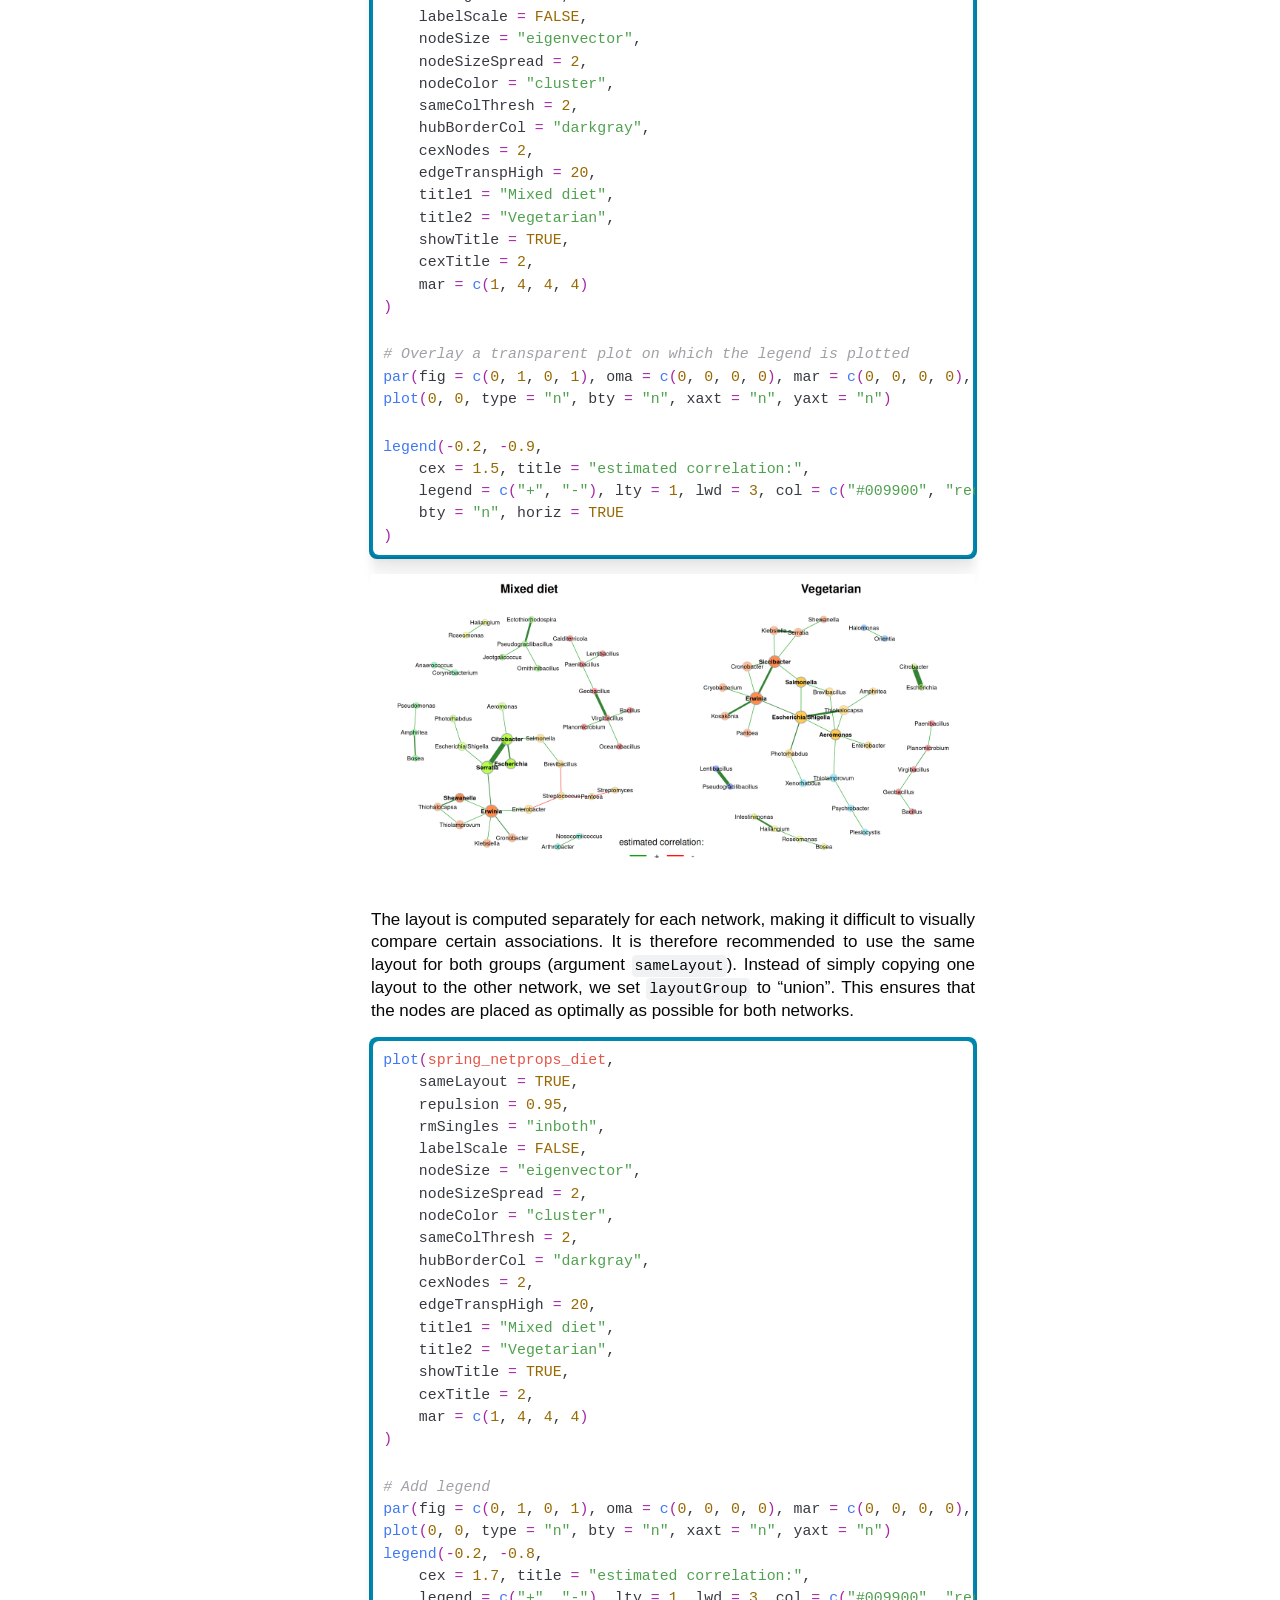
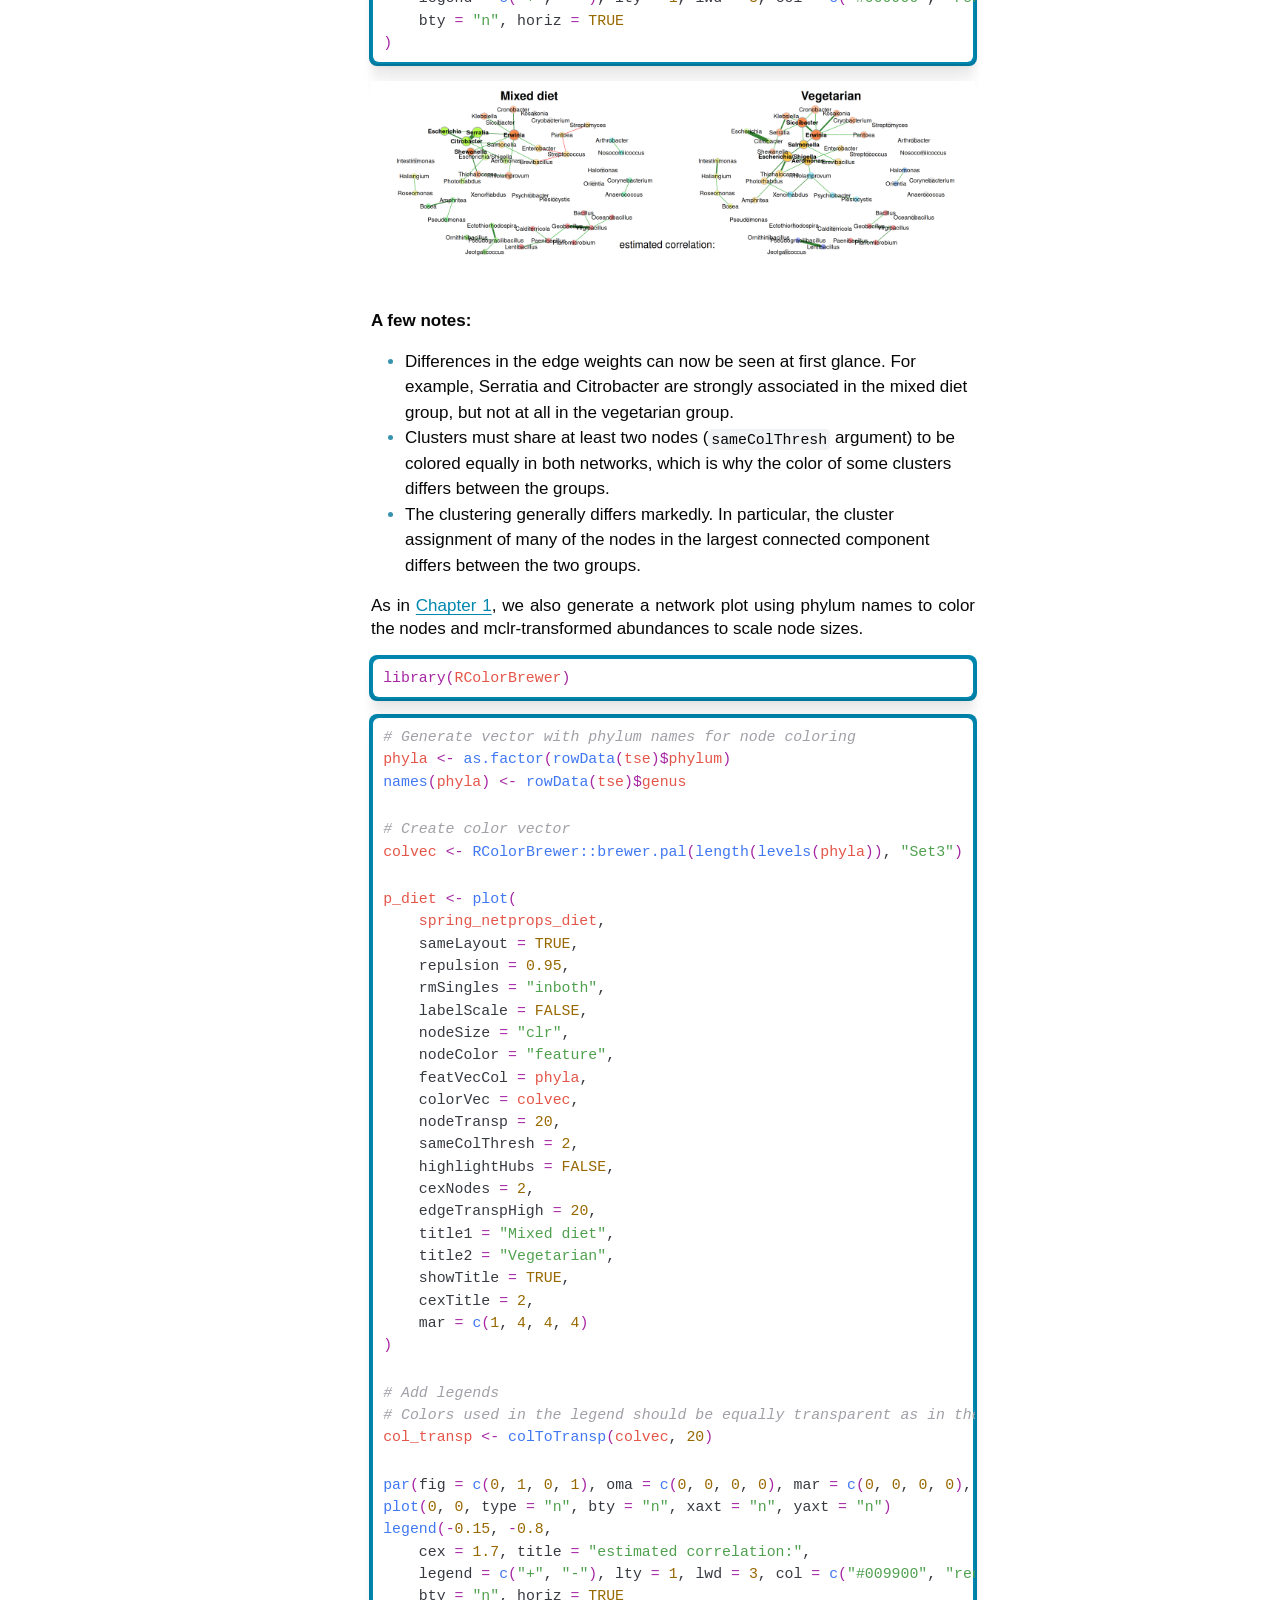
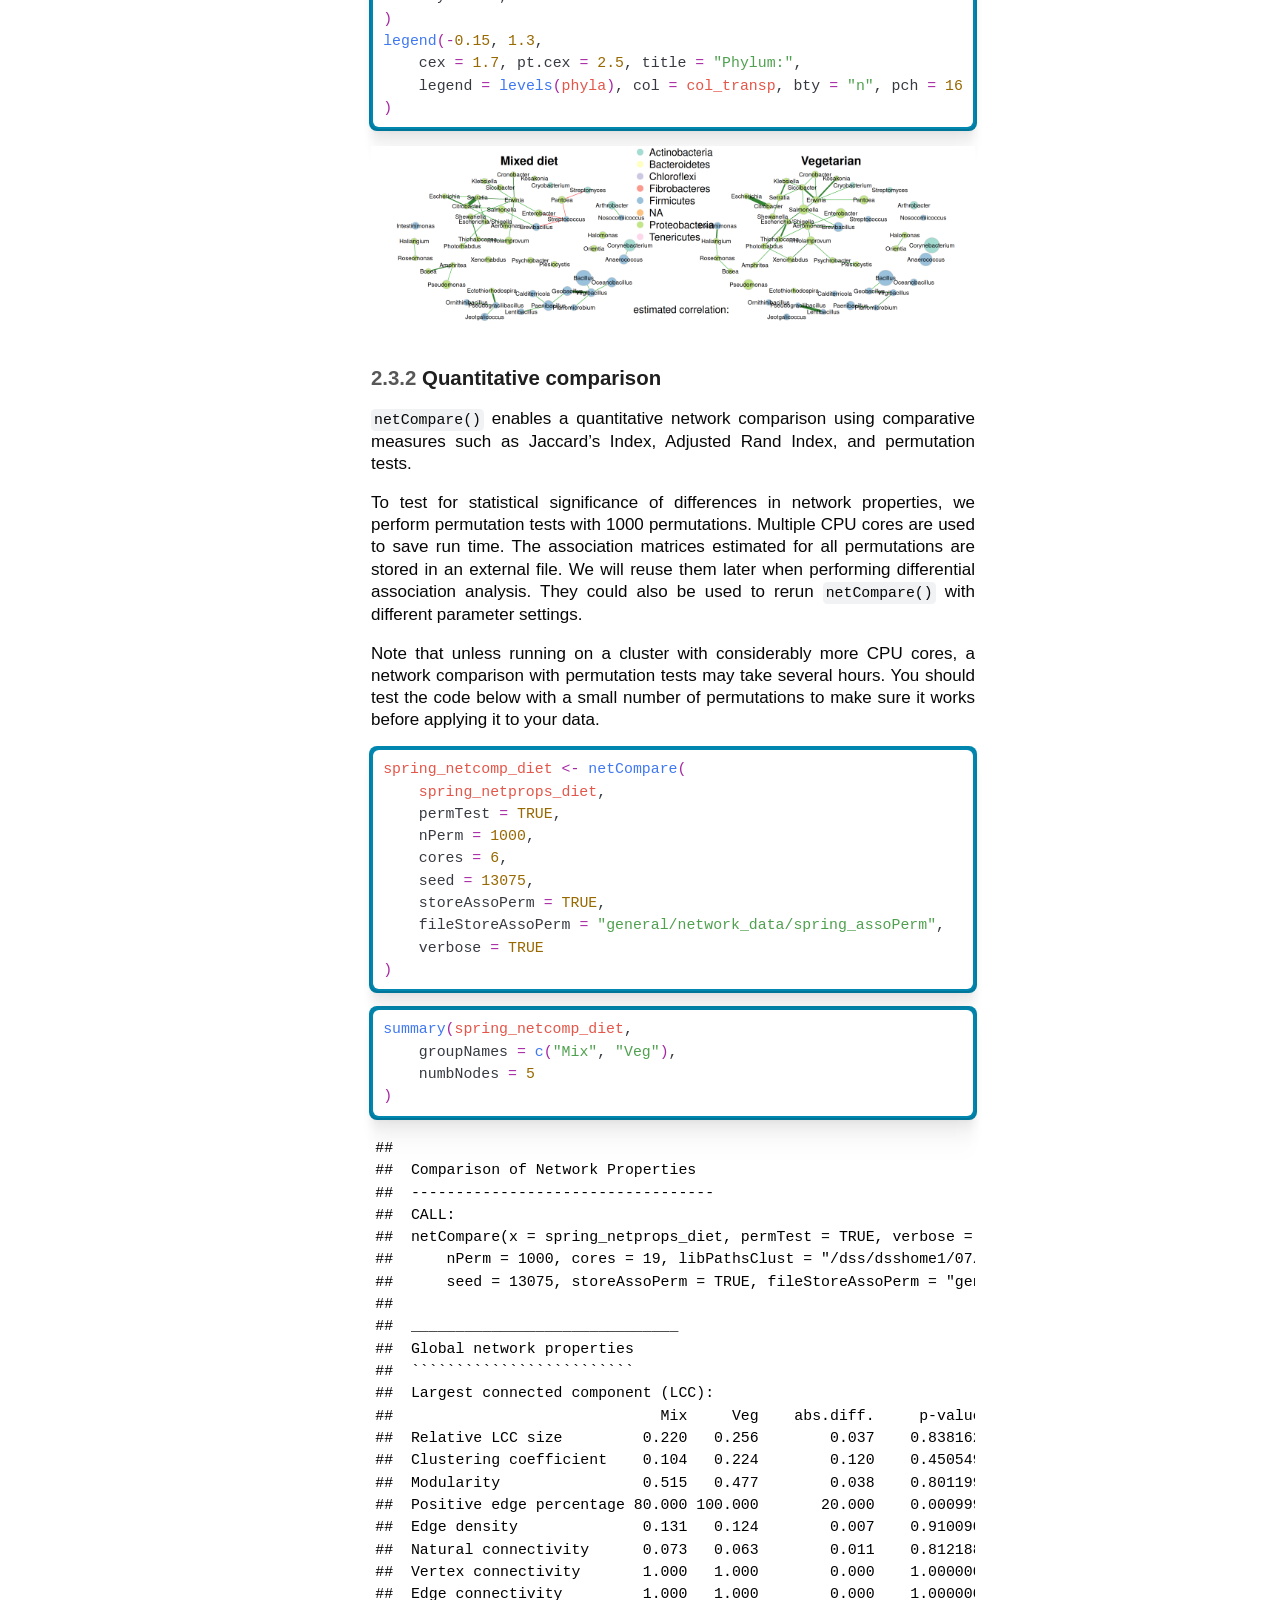
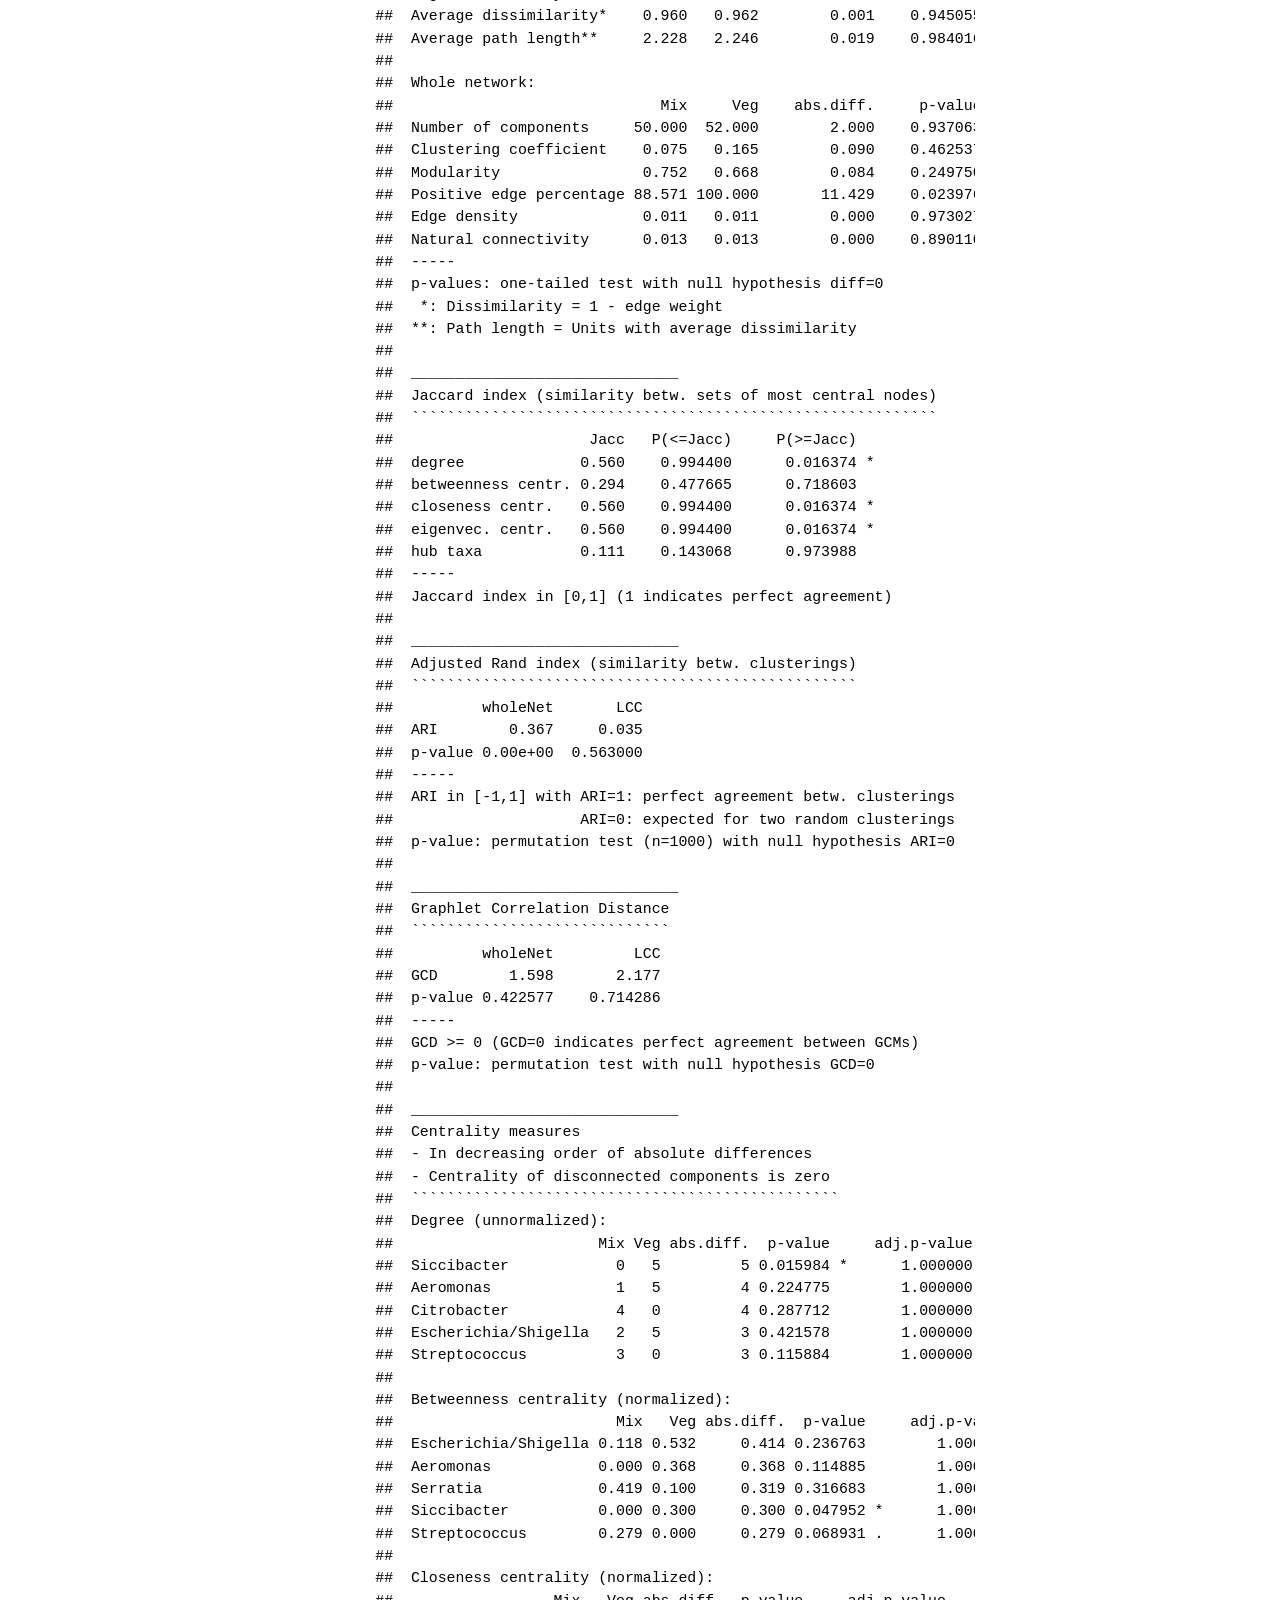
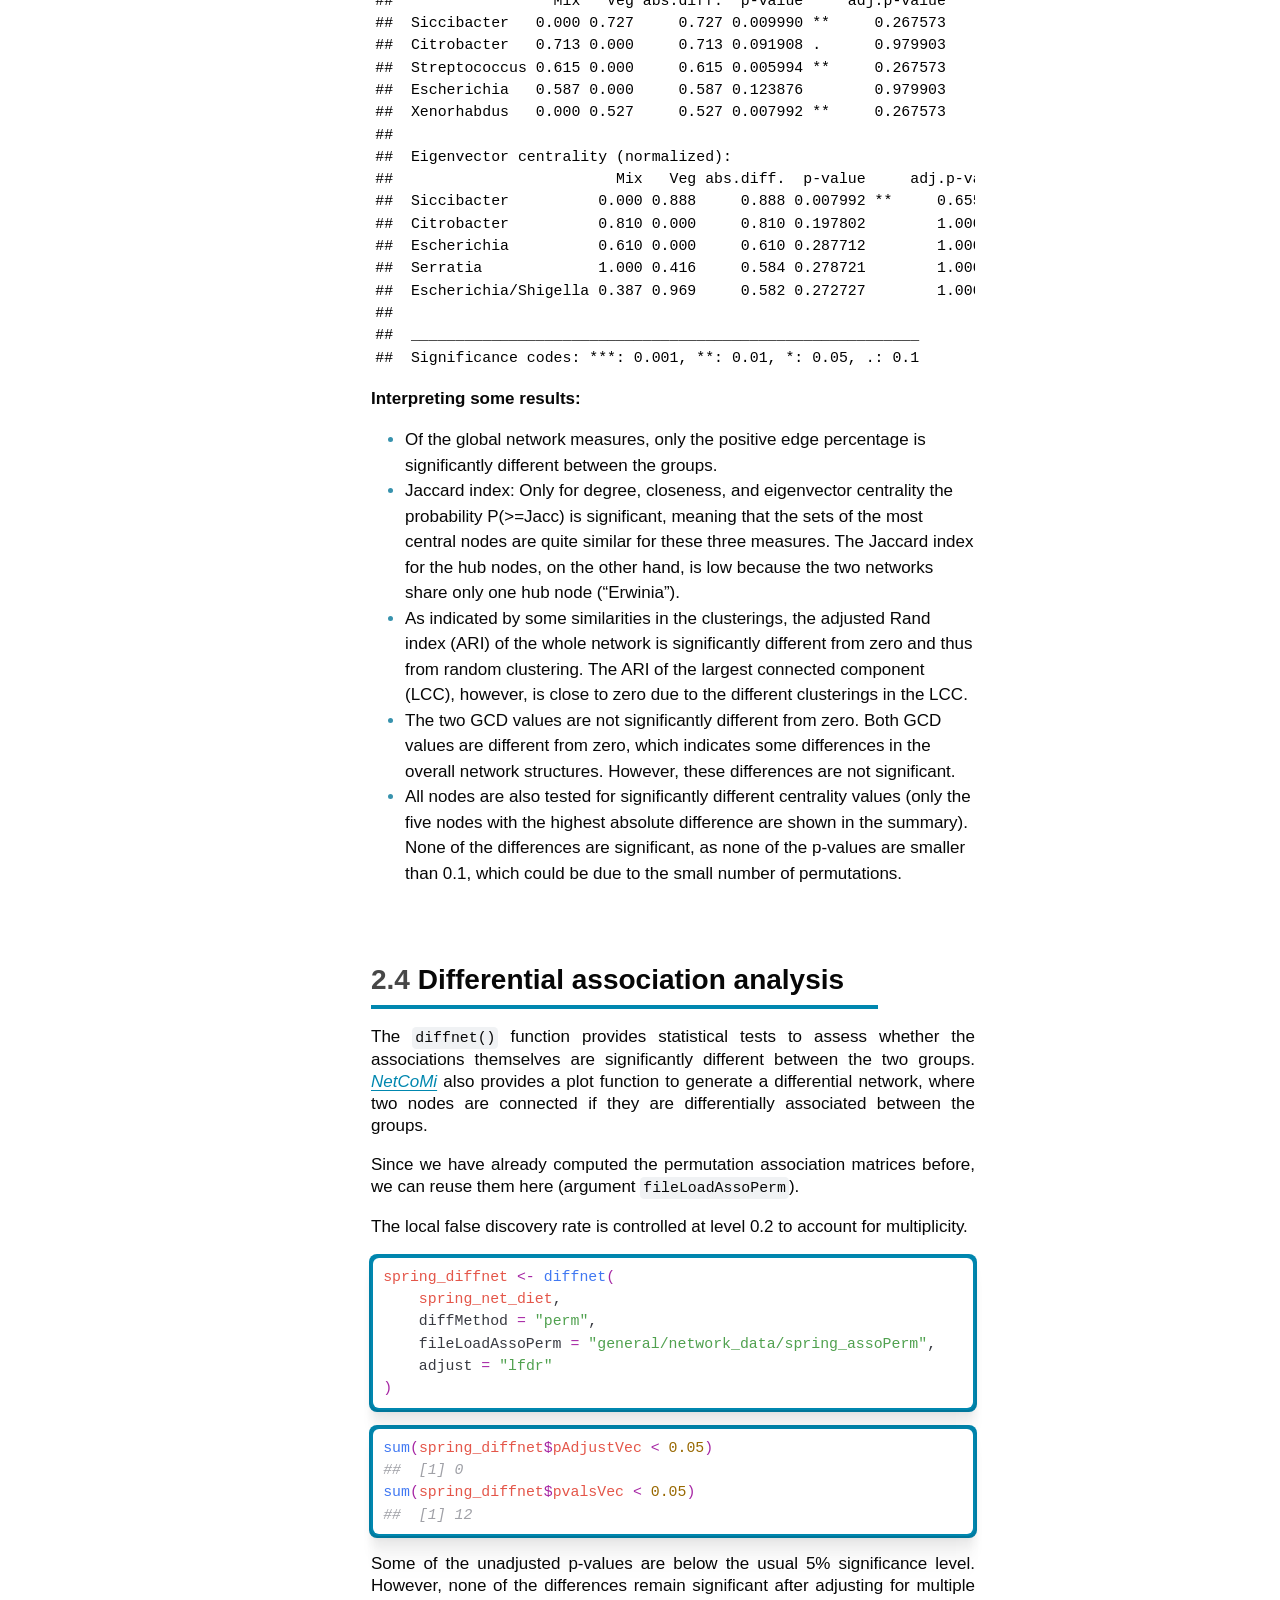
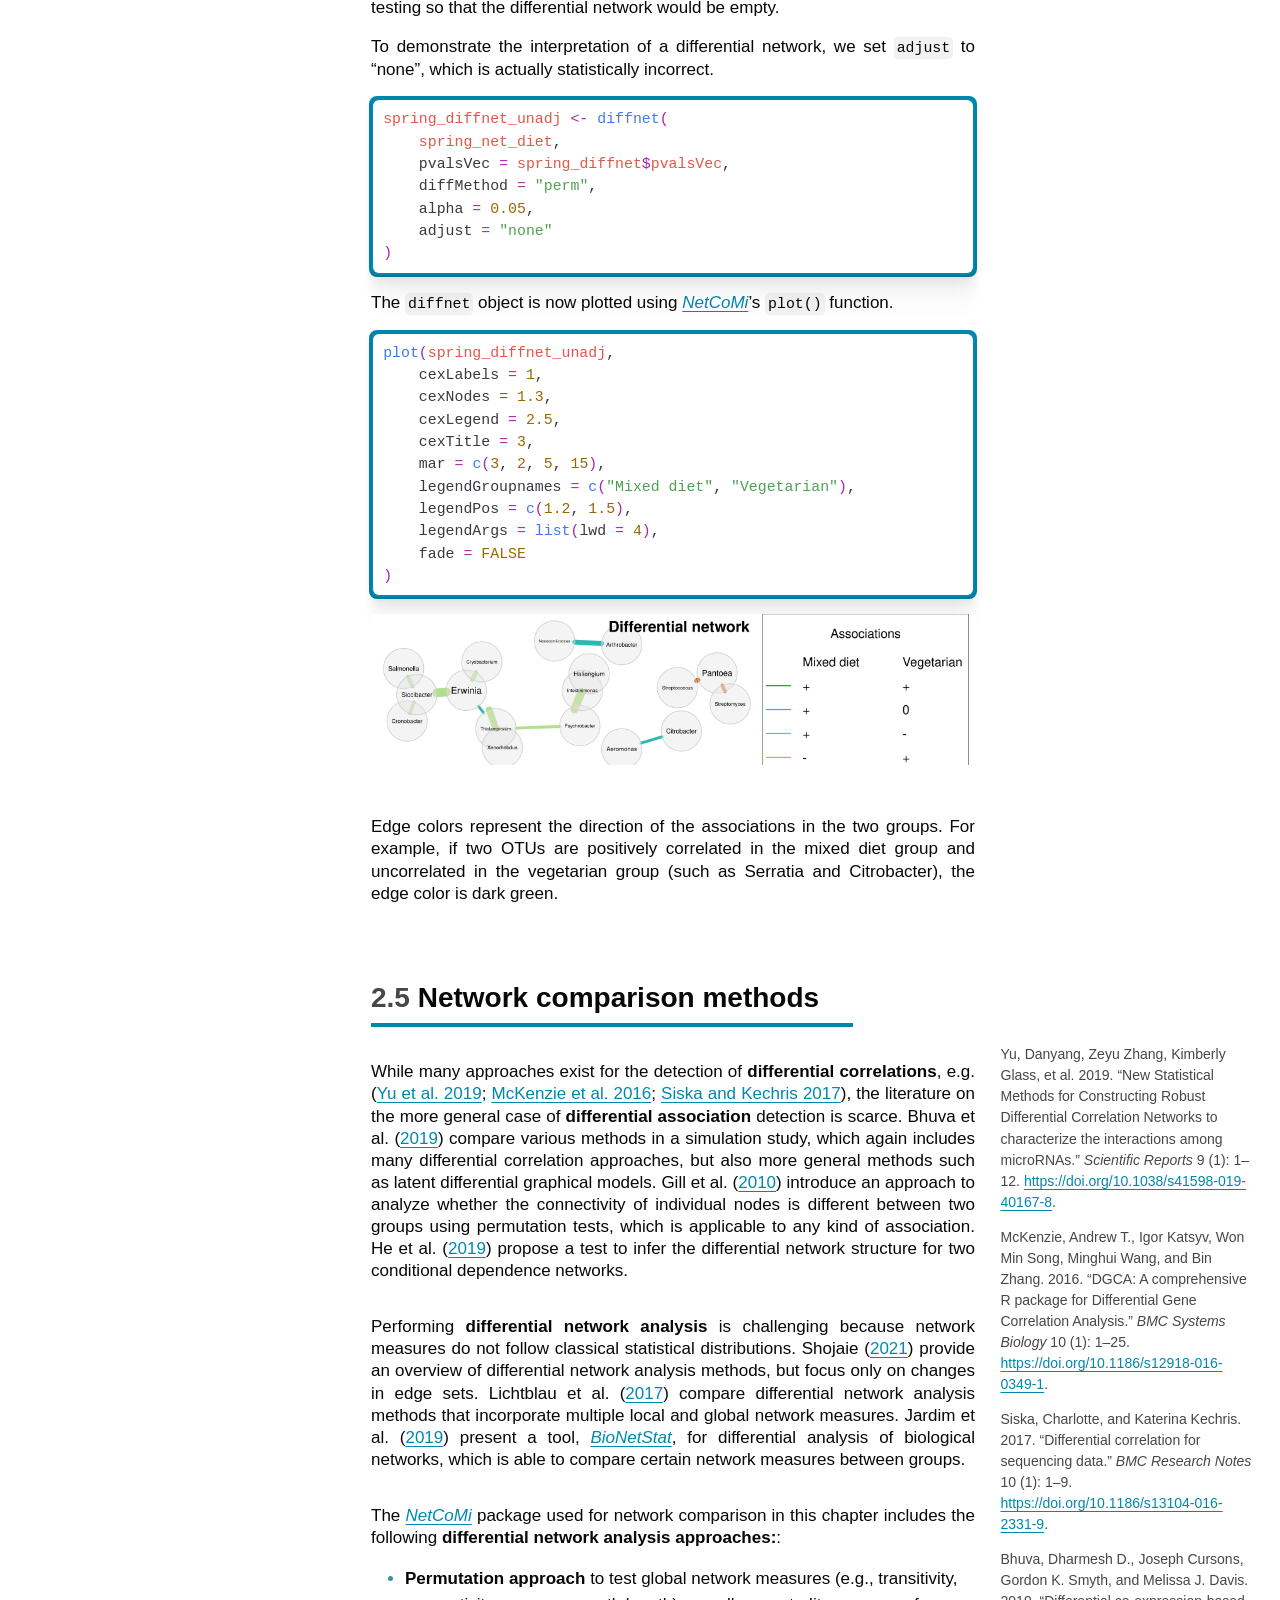
<file: docs/devel/pages/network_comparison.html>
<!DOCTYPE html>
<html xmlns="http://www.w3.org/1999/xhtml" lang="en" xml:lang="en"><head>
<meta http-equiv="Content-Type" content="text/html; charset=UTF-8">
<meta charset="utf-8">
<meta name="generator" content="quarto-1.10.18">
<meta name="viewport" content="width=device-width, initial-scale=1.0, user-scalable=yes">
<title>2&nbsp; Network comparison – Orchestrating Microbiome Analysis — extras</title>
<style>
/* Default styles provided by pandoc.
** See https://pandoc.org/MANUAL.html#variables-for-html for config info.
*/
span.smallcaps{font-variant: small-caps;}
div.columns{display: flex; gap: 1.5em;}
div.column{flex: auto;}
@media screen {
div.columns{gap: min(4vw, 1.5em);}
div.column{overflow-x: auto;}
}
div.hanging-indent{margin-left: 1.5em; text-indent: -1.5em;}
ul.task-list{list-style: none;}
ul.task-list li input[type="checkbox"] {
  width: 0.8em;
  margin: 0 0.8em 0.2em -1em; /* quarto-specific, see https://github.com/quarto-dev/quarto-cli/issues/4556 */ 
  vertical-align: middle;
}
/* CSS for syntax highlighting */
html { -webkit-text-size-adjust: 100%; }
pre > code.sourceCode { white-space: pre; position: relative; }
pre > code.sourceCode > span { display: inline-block; line-height: 1.25; }
pre > code.sourceCode > span:empty { height: 1.2em; }
.sourceCode { overflow: visible; }
code.sourceCode > span { color: inherit; text-decoration: inherit; }
div.sourceCode { margin: 1em 0; }
pre.sourceCode { margin: 0; }
@media screen {
div.sourceCode { overflow: auto; }
}
@media print {
pre > code.sourceCode { white-space: pre-wrap; }
pre > code.sourceCode > span { text-indent: -5em; padding-left: 5em; }
}
pre.numberSource code
  { counter-reset: source-line 0; }
pre.numberSource code > span
  { position: relative; left: -4em; counter-increment: source-line; }
pre.numberSource code > span > a:first-child::before
  { content: counter(source-line);
    position: relative; left: -1em; text-align: right; vertical-align: baseline;
    border: none; display: inline-block;
    -webkit-touch-callout: none; -webkit-user-select: none;
    -khtml-user-select: none; -moz-user-select: none;
    -ms-user-select: none; user-select: none;
    padding: 0 4px; width: 4em;
  }
pre.numberSource { margin-left: 3em;  padding-left: 4px; }
div.sourceCode
  {   }
@media screen {
pre > code.sourceCode > span > a:first-child::before { text-decoration: underline; }
}
/* CSS for citations */
div.csl-bib-body { }
div.csl-entry {
  clear: both;
}
.hanging-indent div.csl-entry {
  margin-left:2em;
  text-indent:-2em;
}
div.csl-left-margin {
  min-width:2em;
  float:left;
}
div.csl-right-inline {
  margin-left:2em;
  padding-left:1em;
}
div.csl-indent {
  margin-left: 2em;
}</style>

<script src="../site_libs/quarto-nav/quarto-nav.js"></script>
<script src="../site_libs/quarto-nav/headroom.min.js"></script>
<script src="../site_libs/clipboard/clipboard.min.js"></script>
<script src="../site_libs/quarto-search/autocomplete.umd.js"></script>
<script src="../site_libs/quarto-search/fuse.min.js"></script>
<script src="../site_libs/quarto-search/quarto-search.js"></script>
<meta name="quarto:offset" content="../">
<link href="../pages/msea.html" rel="next">
<link href="../pages/network_learning.html" rel="prev">
<link href="../assets/favicon.png" rel="icon" type="image/png">
<script src="../site_libs/quarto-html/quarto.js" type="module"></script>
<script src="../site_libs/quarto-html/tabsets/tabsets.js" type="module"></script>
<script src="../site_libs/quarto-html/popper.min.js"></script>
<script src="../site_libs/quarto-html/tippy.umd.min.js"></script>
<script src="../site_libs/quarto-html/anchor.min.js"></script>
<link href="../site_libs/quarto-html/tippy.css" rel="stylesheet">
<link href="../site_libs/quarto-html/quarto-syntax-highlighting-eec68b17241c1efd3eae2de50d816e3e.css" rel="stylesheet" class="quarto-color-scheme" id="quarto-text-highlighting-styles">
<link href="../site_libs/quarto-html/quarto-syntax-highlighting-dark-25dec783d6e1d11f8e0bba9e4fbb47f4.css" rel="stylesheet" class="quarto-color-scheme quarto-color-alternate" id="quarto-text-highlighting-styles">
<link href="../site_libs/quarto-html/quarto-syntax-highlighting-eec68b17241c1efd3eae2de50d816e3e.css" rel="stylesheet" class="quarto-color-scheme-extra" id="quarto-text-highlighting-styles">
<script src="../site_libs/bootstrap/bootstrap.min.js"></script>
<link href="../site_libs/bootstrap/bootstrap-icons.css" rel="stylesheet">
<link href="../site_libs/bootstrap/bootstrap-2f1fe5fedccd1203b1aa867fe9cfce58.min.css" rel="stylesheet" append-hash="true" class="quarto-color-scheme" id="quarto-bootstrap" data-mode="light">
<link href="../site_libs/bootstrap/bootstrap-dark-036ce5d4a32f44c60d96ed3111f9e174.min.css" rel="stylesheet" append-hash="true" class="quarto-color-scheme quarto-color-alternate" id="quarto-bootstrap" data-mode="dark">
<link href="../site_libs/bootstrap/bootstrap-2f1fe5fedccd1203b1aa867fe9cfce58.min.css" rel="stylesheet" append-hash="true" class="quarto-color-scheme-extra" id="quarto-bootstrap" data-mode="light"><script id="quarto-search-options" type="application/json">{
  "location": "sidebar",
  "copy-button": false,
  "collapse-after": 3,
  "panel-placement": "start",
  "type": "textbox",
  "limit": 50,
  "keyboard-shortcut": [
    "f",
    "/",
    "s"
  ],
  "language": {
    "search-no-results-text": "No results",
    "search-matching-documents-text": "matching documents",
    "search-copy-link-title": "Copy link to search",
    "search-hide-matches-text": "Hide additional matches",
    "search-more-match-text": "more match in this document",
    "search-more-matches-text": "more matches in this document",
    "search-clear-button-title": "Clear",
    "search-text-placeholder": "",
    "search-detached-cancel-button-title": "Cancel",
    "search-submit-button-title": "Submit",
    "search-label": "Search"
  }
}</script>
</head>
<body class="nav-sidebar docked nav-fixed slimcontent quarto-light"><script id="quarto-html-before-body" type="application/javascript">
    const toggleBodyColorMode = (bsSheetEl) => {
      const mode = bsSheetEl.getAttribute("data-mode");
      const bodyEl = window.document.querySelector("body");
      if (mode === "dark") {
        bodyEl.classList.add("quarto-dark");
        bodyEl.classList.remove("quarto-light");
      } else {
        bodyEl.classList.add("quarto-light");
        bodyEl.classList.remove("quarto-dark");
      }
    }
    const toggleBodyColorPrimary = () => {
      const bsSheetEl = window.document.querySelector("link#quarto-bootstrap:not([rel=disabled-stylesheet])");
      if (bsSheetEl) {
        toggleBodyColorMode(bsSheetEl);
      }
    }
    const setColorSchemeToggle = (alternate) => {
      const toggles = window.document.querySelectorAll('.quarto-color-scheme-toggle');
      for (let i=0; i < toggles.length; i++) {
        const toggle = toggles[i];
        if (toggle) {
          if (alternate) {
            toggle.classList.add("alternate");
          } else {
            toggle.classList.remove("alternate");
          }
        }
      }
    };
    const toggleColorMode = (alternate) => {
      // Switch the stylesheets
      const primaryStylesheets = window.document.querySelectorAll('link.quarto-color-scheme:not(.quarto-color-alternate)');
      const alternateStylesheets = window.document.querySelectorAll('link.quarto-color-scheme.quarto-color-alternate');
      manageTransitions('#quarto-margin-sidebar .nav-link', false);
      if (alternate) {
        // note: dark is layered on light, we don't disable primary!
        enableStylesheet(alternateStylesheets);
        for (const sheetNode of alternateStylesheets) {
          if (sheetNode.id === "quarto-bootstrap") {
            toggleBodyColorMode(sheetNode);
          }
        }
      } else {
        disableStylesheet(alternateStylesheets);
        enableStylesheet(primaryStylesheets)
        toggleBodyColorPrimary();
      }
      manageTransitions('#quarto-margin-sidebar .nav-link', true);
      // Switch the toggles
      setColorSchemeToggle(alternate)
      // Hack to workaround the fact that safari doesn't
      // properly recolor the scrollbar when toggling (#1455)
      if (navigator.userAgent.indexOf('Safari') > 0 && navigator.userAgent.indexOf('Chrome') == -1) {
        manageTransitions("body", false);
        window.scrollTo(0, 1);
        setTimeout(() => {
          window.scrollTo(0, 0);
          manageTransitions("body", true);
        }, 40);
      }
    }
    const disableStylesheet = (stylesheets) => {
      for (let i=0; i < stylesheets.length; i++) {
        const stylesheet = stylesheets[i];
        stylesheet.rel = 'disabled-stylesheet';
      }
    }
    const enableStylesheet = (stylesheets) => {
      for (let i=0; i < stylesheets.length; i++) {
        const stylesheet = stylesheets[i];
        if(stylesheet.rel !== 'stylesheet') { // for Chrome, which will still FOUC without this check
          stylesheet.rel = 'stylesheet';
        }
      }
    }
    const manageTransitions = (selector, allowTransitions) => {
      const els = window.document.querySelectorAll(selector);
      for (let i=0; i < els.length; i++) {
        const el = els[i];
        if (allowTransitions) {
          el.classList.remove('notransition');
        } else {
          el.classList.add('notransition');
        }
      }
    }
    const isFileUrl = () => {
      return window.location.protocol === 'file:';
    }
    const hasAlternateSentinel = () => {
      let styleSentinel = getColorSchemeSentinel();
      if (styleSentinel !== null) {
        return styleSentinel === "alternate";
      } else {
        return false;
      }
    }
    const setStyleSentinel = (alternate) => {
      const value = alternate ? "alternate" : "default";
      if (!isFileUrl()) {
        window.localStorage.setItem("quarto-color-scheme", value);
      } else {
        localAlternateSentinel = value;
      }
    }
    const getColorSchemeSentinel = () => {
      if (!isFileUrl()) {
        const storageValue = window.localStorage.getItem("quarto-color-scheme");
        return storageValue != null ? storageValue : localAlternateSentinel;
      } else {
        return localAlternateSentinel;
      }
    }
    const toggleGiscusIfUsed = (isAlternate, darkModeDefault) => {
      const baseTheme = document.querySelector('#giscus-base-theme')?.value ?? 'light';
      const alternateTheme = document.querySelector('#giscus-alt-theme')?.value ?? 'dark';
      let newTheme = '';
      if(authorPrefersDark) {
        newTheme = isAlternate ? baseTheme : alternateTheme;
      } else {
        newTheme = isAlternate ? alternateTheme : baseTheme;
      }
      const changeGiscusTheme = () => {
        // From: https://github.com/giscus/giscus/issues/336
        const sendMessage = (message) => {
          const iframe = document.querySelector('iframe.giscus-frame');
          if (!iframe) return;
          iframe.contentWindow.postMessage({ giscus: message }, 'https://giscus.app');
        }
        sendMessage({
          setConfig: {
            theme: newTheme
          }
        });
      }
      const isGiscussLoaded = window.document.querySelector('iframe.giscus-frame') !== null;
      if (isGiscussLoaded) {
        changeGiscusTheme();
      }
    };
    const authorPrefersDark = false;
    const darkModeDefault = authorPrefersDark;
      document.querySelector('link#quarto-text-highlighting-styles.quarto-color-scheme-extra').rel = 'disabled-stylesheet';
      document.querySelector('link#quarto-bootstrap.quarto-color-scheme-extra').rel = 'disabled-stylesheet';
    let localAlternateSentinel = darkModeDefault ? 'alternate' : 'default';
    // Dark / light mode switch
    window.quartoToggleColorScheme = () => {
      // Read the current dark / light value
      let toAlternate = !hasAlternateSentinel();
      toggleColorMode(toAlternate);
      setStyleSentinel(toAlternate);
      toggleGiscusIfUsed(toAlternate, darkModeDefault);
      window.dispatchEvent(new Event('resize'));
    };
    // Switch to dark mode if need be
    if (hasAlternateSentinel()) {
      toggleColorMode(true);
    } else {
      toggleColorMode(false);
    }
  </script>

<div id="quarto-search-results"></div>
  <header id="quarto-header" class="headroom fixed-top"><nav class="navbar navbar-expand-lg " data-bs-theme="dark"><div class="navbar-container container-fluid">
      <div class="navbar-brand-container mx-auto">
    <a href="../index.html" class="navbar-brand navbar-brand-logo">
    <img src="../assets/mia_logo.png" alt="" class="navbar-logo light-content"><img src="../assets/mia_logo.png" alt="" class="navbar-logo dark-content"></a>
    <a class="navbar-brand" href="../index.html">
    <span class="navbar-title">Orchestrating Microbiome Analysis — extras</span>
    </a>
  </div>
          <button class="navbar-toggler" type="button" data-bs-toggle="collapse" data-bs-target="#navbarCollapse" aria-controls="navbarCollapse" role="menu" aria-expanded="false" aria-label="Toggle navigation" onclick="if (window.quartoToggleHeadroom) { window.quartoToggleHeadroom(); }">
  <span class="navbar-toggler-icon"></span>
</button>
          <div class="collapse navbar-collapse" id="navbarCollapse">
            <ul class="navbar-nav navbar-nav-scroll me-auto">
<li class="nav-item dropdown ">
    <a class="nav-link dropdown-toggle" href="#" id="nav-menu-bi-github" role="link" data-bs-toggle="dropdown" aria-expanded="false">
      <i class="bi bi-github" role="img">
</i> 
 <span class="menu-text"></span>
    </a>
    <ul class="dropdown-menu" aria-labelledby="nav-menu-bi-github">
<li>
    <a class="dropdown-item" href="https://github.com/microbiome/OMA-extras/">
 <span class="dropdown-text">Source Code</span></a>
  </li>  
        <li>
    <a class="dropdown-item" href="https://microbiome.github.io/OMA-extras/docs/devel/">
 <span class="dropdown-text">Browse version <code>devel</code></span></a>
  </li>  
    </ul>
</li>
  <li class="nav-item compact">
    <a class="nav-link" href="https://twitter.com"> <i class="bi bi-twitter" role="img">
</i> 
<span class="menu-text"></span></a>
  </li>  
</ul>
</div> <!-- /navcollapse -->
            <div class="quarto-navbar-tools">
  <a href="" class="quarto-color-scheme-toggle quarto-navigation-tool  px-1" onclick="window.quartoToggleColorScheme(); return false;" title="Toggle dark mode"><i class="bi"></i></a>
</div>
      </div> <!-- /container-fluid -->
    </nav><nav class="quarto-secondary-nav"><div class="container-fluid d-flex">
      <button type="button" class="quarto-btn-toggle btn" data-bs-toggle="collapse" role="button" data-bs-target=".quarto-sidebar-collapse-item" aria-controls="quarto-sidebar" aria-expanded="false" aria-label="Toggle sidebar navigation" onclick="if (window.quartoToggleHeadroom) { window.quartoToggleHeadroom(); }">
        <i class="bi bi-layout-text-sidebar-reverse"></i>
      </button>
        <nav class="quarto-page-breadcrumbs" aria-label="breadcrumb"><ol class="breadcrumb"><li class="breadcrumb-item"><a href="../pages/network_comparison.html"><span class="chapter-number">2</span>&nbsp; <span class="chapter-title">Network comparison</span></a></li></ol></nav>
        <a class="flex-grow-1" role="navigation" data-bs-toggle="collapse" data-bs-target=".quarto-sidebar-collapse-item" aria-controls="quarto-sidebar" aria-expanded="false" aria-label="Toggle sidebar navigation" onclick="if (window.quartoToggleHeadroom) { window.quartoToggleHeadroom(); }">      
        </a>
      <button type="button" class="btn quarto-search-button" aria-label="Search" onclick="window.quartoOpenSearch();">
        <i class="bi bi-search"></i>
      </button>
    </div>
  </nav></header><!-- content --><div id="quarto-content" class="quarto-container page-columns page-rows-contents page-layout-article page-navbar">
<!-- sidebar -->
  <nav id="quarto-sidebar" class="sidebar collapse collapse-horizontal quarto-sidebar-collapse-item sidebar-navigation docked overflow-auto"><div class="mt-2 flex-shrink-0 align-items-center">
        <div class="sidebar-search">
        <div id="quarto-search" class="" title="Search"></div>
        </div>
        </div>
    <div class="sidebar-menu-container"> 
    <ul class="list-unstyled mt-1">
<li class="sidebar-item">
  <div class="sidebar-item-container"> 
  <a href="../index.html" class="sidebar-item-text sidebar-link">
 <span class="menu-text">Overview</span></a>
  </div>
</li>
        <li class="sidebar-item">
  <div class="sidebar-item-container"> 
  <a href="../pages/network_learning.html" class="sidebar-item-text sidebar-link">
 <span class="menu-text"><span class="chapter-number">1</span>&nbsp; <span class="chapter-title">Network learning &amp; analysis</span></span></a>
  </div>
</li>
        <li class="sidebar-item">
  <div class="sidebar-item-container"> 
  <a href="../pages/network_comparison.html" class="sidebar-item-text sidebar-link active">
 <span class="menu-text"><span class="chapter-number">2</span>&nbsp; <span class="chapter-title">Network comparison</span></span></a>
  </div>
</li>
        <li class="sidebar-item">
  <div class="sidebar-item-container"> 
  <a href="../pages/msea.html" class="sidebar-item-text sidebar-link">
 <span class="menu-text"><span class="chapter-number">3</span>&nbsp; <span class="chapter-title">Microbe Set Enrichment Analysis (MSEA)</span></span></a>
  </div>
</li>
        <li class="sidebar-item">
  <div class="sidebar-item-container"> 
  <a href="../pages/mmuphin_meta_analysis.html" class="sidebar-item-text sidebar-link">
 <span class="menu-text"><span class="chapter-number">4</span>&nbsp; <span class="chapter-title">Meta-analyses</span></span></a>
  </div>
</li>
        <li class="sidebar-item">
  <div class="sidebar-item-container"> 
  <a href="../pages/extra_daa.html" class="sidebar-item-text sidebar-link">
 <span class="menu-text"><span class="chapter-number">5</span>&nbsp; <span class="chapter-title">Differential abundance analysis</span></span></a>
  </div>
</li>
        <li class="sidebar-item">
  <div class="sidebar-item-container"> 
  <a href="../pages/time_series.html" class="sidebar-item-text sidebar-link">
 <span class="menu-text"><span class="chapter-number">6</span>&nbsp; <span class="chapter-title">Time series analysis</span></span></a>
  </div>
</li>
        <li class="sidebar-item sidebar-item-section">
      <div class="sidebar-item-container"> 
            <a class="sidebar-item-text sidebar-link text-start collapsed" data-bs-toggle="collapse" data-bs-target="#quarto-sidebar-section-1" role="navigation" aria-expanded="false">
 <span class="menu-text">Machine learning</span></a>
          <a class="sidebar-item-toggle text-start collapsed" data-bs-toggle="collapse" data-bs-target="#quarto-sidebar-section-1" role="navigation" aria-expanded="false" aria-label="Toggle section">
            <i class="bi bi-chevron-right ms-2"></i>
          </a> 
      </div>
      <ul id="quarto-sidebar-section-1" class="collapse list-unstyled sidebar-section depth1 ">
<li class="sidebar-item">
  <div class="sidebar-item-container"> 
  <a href="../pages/machine_learning_intro.html" class="sidebar-item-text sidebar-link">
 <span class="menu-text">Introduction</span></a>
  </div>
</li>
          <li class="sidebar-item">
  <div class="sidebar-item-container"> 
  <a href="../pages/machine_learning.html" class="sidebar-item-text sidebar-link">
 <span class="menu-text"><span class="chapter-number">7</span>&nbsp; <span class="chapter-title">Machine learning</span></span></a>
  </div>
</li>
      </ul>
</li>
        <li class="sidebar-item sidebar-item-section">
      <div class="sidebar-item-container"> 
            <a class="sidebar-item-text sidebar-link text-start collapsed" data-bs-toggle="collapse" data-bs-target="#quarto-sidebar-section-2" role="navigation" aria-expanded="false">
 <span class="menu-text">Appendices</span></a>
          <a class="sidebar-item-toggle text-start collapsed" data-bs-toggle="collapse" data-bs-target="#quarto-sidebar-section-2" role="navigation" aria-expanded="false" aria-label="Toggle section">
            <i class="bi bi-chevron-right ms-2"></i>
          </a> 
      </div>
      <ul id="quarto-sidebar-section-2" class="collapse list-unstyled sidebar-section depth1 ">
<li class="sidebar-item">
  <div class="sidebar-item-container"> 
  <a href="../pages/session_info.html" class="sidebar-item-text sidebar-link">
 <span class="menu-text"><span class="chapter-number">A</span>&nbsp; <span class="chapter-title">Technical info</span></span></a>
  </div>
</li>
      </ul>
</li>
    </ul>
</div>
</nav><div id="quarto-sidebar-glass" class="quarto-sidebar-collapse-item" data-bs-toggle="collapse" data-bs-target=".quarto-sidebar-collapse-item"></div>
<!-- margin-sidebar -->
    <div id="quarto-margin-sidebar" class="sidebar margin-sidebar">
        <nav id="TOC" role="doc-toc" class="toc-active"><h2 id="toc-title">Table of contents</h2>
   
  <ul>
<li><a href="#data-preparation" id="toc-data-preparation" class="nav-link active" data-scroll-target="#data-preparation"><span class="header-section-number">2.1</span> Data preparation</a></li>
  <li><a href="#network-learning-and-analysis" id="toc-network-learning-and-analysis" class="nav-link" data-scroll-target="#network-learning-and-analysis"><span class="header-section-number">2.2</span> Network learning and analysis</a></li>
  <li>
<a href="#differential-network-analysis" id="toc-differential-network-analysis" class="nav-link" data-scroll-target="#differential-network-analysis"><span class="header-section-number">2.3</span> Differential network analysis</a>
  <ul class="collapse">
<li><a href="#visual-comparison" id="toc-visual-comparison" class="nav-link" data-scroll-target="#visual-comparison"><span class="header-section-number">2.3.1</span> Visual comparison</a></li>
  <li><a href="#quantitative-comparison" id="toc-quantitative-comparison" class="nav-link" data-scroll-target="#quantitative-comparison"><span class="header-section-number">2.3.2</span> Quantitative comparison</a></li>
  </ul>
</li>
  <li><a href="#differential-association-analysis" id="toc-differential-association-analysis" class="nav-link" data-scroll-target="#differential-association-analysis"><span class="header-section-number">2.4</span> Differential association analysis</a></li>
  <li><a href="#sec-netcomp-methods" id="toc-sec-netcomp-methods" class="nav-link" data-scroll-target="#sec-netcomp-methods"><span class="header-section-number">2.5</span> Network comparison methods</a></li>
  </ul></nav>
    </div>
<!-- main -->
<main class="content page-columns page-full" id="quarto-document-content"><header id="title-block-header" class="quarto-title-block default"><div class="quarto-title">
<h1 class="title"><span id="sec-network-comparison" class="quarto-section-identifier"><span class="chapter-number">2</span>&nbsp; <span class="chapter-title">Network comparison</span></span></h1>
</div>



<div class="quarto-title-meta">

    
  
    
  </div>
  


</header><div class="cell" data-layout-align="center">
<script>
document.addEventListener("click", function (event) {
    if (event.target.classList.contains("rebook-collapse")) {
        event.target.classList.toggle("active");
        var content = event.target.nextElementSibling;
        if (content.style.display === "block") {
            content.style.display = "none";
        } else {
            content.style.display = "block";
        }
    }
})
</script><style>
.rebook-collapse {
  background-color: #eee;
  color: #444;
  cursor: pointer;
  padding: 18px;
  width: 100%;
  border: none;
  text-align: left;
  outline: none;
  font-size: 15px;
}

.rebook-content {
  padding: 0 18px;
  display: none;
  overflow: hidden;
  background-color: #f1f1f1;
}
</style>
</div>
<p>This chapter assumes that you are already familiar with how to construct and analyze a single microbial network, which is explained in <a href="network_learning.html" class="quarto-xref"><span>Chapter 1</span></a>.</p>
<p>Since microbial interactions are likely to change between conditions, such as between patients and healthy individuals or between different environmental states, identifying network differences between groups is often an integral secondary analysis step. Differences can be detected visually by plotting the networks side by side, or quantitatively using differential network analysis tools.</p>
<p>Two approaches for comparing networks between two conditions are considered in this chapter:</p>
<ul>
<li>
<strong>Differential network analysis</strong>, which analyzes differences in network metrics and network structure.</li>
<li>
<strong>Differential association analysis</strong>, which focuses on differences in the strength of individual associations.</li>
</ul>
<p>See <a href="#sec-netcomp-methods" class="quarto-xref"><span>Section 2.5</span></a> for further details on these two approaches and the methods used in this chapter.</p>
<p>Here we use <em><a href="https://github.com/stefpeschel/NetCoMi">NetCoMi</a></em> <span class="citation" data-cites="peschel2021netcomi">(<a href="#ref-peschel2021netcomi" role="doc-biblioref">Peschel et al. 2021</a>)</span> for network comparison, which includes several <strong>differential network analysis approaches</strong> as well as functionality for *differential association analysis**, i.e., generating a differential network. How to install <em><a href="https://github.com/stefpeschel/NetCoMi">NetCoMi</a></em> from GitHub is explained in <a href="network_learning.html" class="quarto-xref"><span>Chapter 1</span></a>.</p>
<div class="no-row-height column-margin column-container"><div id="ref-potbhare2022skin" class="csl-entry" role="listitem">
Potbhare, Renuka, Ameeta RaviKumar, Eveliina Munukka, Leo Lahti, and Richa Ashma. 2022. <span>“Skin Microbiota Diversity Among Genetically Unrelated Individuals of Indian Origin.”</span> <em><span>PeerJ</span></em> 10: e13075. <a href="https://doi.org/10.7717/peerj.13075">https://doi.org/10.7717/peerj.13075</a>.
</div></div><p>The <strong>PeerJ data set</strong> <span class="citation" data-cites="potbhare2022skin">(<a href="#ref-potbhare2022skin" role="doc-biblioref">Potbhare et al. 2022</a>)</span> containing skin microbial profiles for 58 subjects is again used in this chapter. The dataset also includes information on the subjects’ geographic location, gender, age and diet. Whether the <strong>skin microbiome differs</strong> between people with <strong>different diets</strong> is an interesting question that will be explored in this chapter.</p>
<section id="data-preparation" class="level2" data-number="2.1"><h2 data-number="2.1" class="anchored" data-anchor-id="data-preparation">
<span class="header-section-number">2.1</span> Data preparation</h2>
<p>We perform the same data preprocessing steps as in <a href="network_learning.html" class="quarto-xref"><span>Chapter 1</span></a>.</p>
<div class="cell" data-layout-align="center">
<div class="code-copy-outer-scaffold"><div class="sourceCode" id="cb1"><pre class="downlit sourceCode r code-with-copy"><code class="sourceCode R"><span><span class="kw"><a href="https://rdrr.io/r/base/library.html">library</a></span><span class="op">(</span><span class="va"><a href="https://netcomi.de">NetCoMi</a></span><span class="op">)</span></span>
<span><span class="kw"><a href="https://rdrr.io/r/base/library.html">library</a></span><span class="op">(</span><span class="va"><a href="https://microbiome.github.io/mia/">mia</a></span><span class="op">)</span></span></code></pre></div><button title="Copy to Clipboard" class="code-copy-button"><i class="bi"></i></button></div>
</div>
<div class="cell" data-layout-align="center">
<div class="code-copy-outer-scaffold"><div class="sourceCode" id="cb2"><pre class="downlit sourceCode r code-with-copy"><code class="sourceCode R"><span><span class="fu"><a href="https://rdrr.io/r/utils/data.html">data</a></span><span class="op">(</span><span class="st">"peerj13075"</span>, package <span class="op">=</span> <span class="st">"mia"</span><span class="op">)</span></span>
<span><span class="va">tse</span> <span class="op">&lt;-</span> <span class="va">peerj13075</span></span></code></pre></div><button title="Copy to Clipboard" class="code-copy-button"><i class="bi"></i></button></div>
</div>
<div class="cell" data-layout-align="center">
<div class="code-copy-outer-scaffold"><div class="sourceCode" id="cb3"><pre class="downlit sourceCode r code-with-copy"><code class="sourceCode R"><span><span class="co"># Agglomerate to genus level</span></span>
<span><span class="va">tse</span> <span class="op">&lt;-</span> <span class="fu"><a href="https://microbiome.github.io/mia/reference/agglomerate-methods.html">agglomerateByRank</a></span><span class="op">(</span><span class="va">tse</span>, rank <span class="op">=</span> <span class="st">"genus"</span><span class="op">)</span></span>
<span></span>
<span><span class="co"># Add relative abundances</span></span>
<span><span class="va">tse</span> <span class="op">&lt;-</span> <span class="fu"><a href="https://microbiome.github.io/mia/reference/transformAssay.html">transformAssay</a></span><span class="op">(</span></span>
<span>    <span class="va">tse</span>,</span>
<span>    assay.type <span class="op">=</span> <span class="st">"counts"</span>,</span>
<span>    method <span class="op">=</span> <span class="st">"relabundance"</span>,</span>
<span>    MARGIN <span class="op">=</span> <span class="st">"cols"</span></span>
<span><span class="op">)</span></span>
<span></span>
<span><span class="co"># Filter by prevalence</span></span>
<span><span class="va">tse</span> <span class="op">&lt;-</span> <span class="fu"><a href="https://microbiome.github.io/mia/reference/getPrevalence.html">subsetByPrevalent</a></span><span class="op">(</span></span>
<span>    <span class="va">tse</span>,</span>
<span>    prevalence <span class="op">=</span> <span class="fl">0.2</span>,</span>
<span>    detection <span class="op">=</span> <span class="fl">0</span>,</span>
<span>    assay.type <span class="op">=</span> <span class="st">"relabundance"</span></span>
<span><span class="op">)</span></span>
<span></span>
<span><span class="co"># Add log10-transformed abundances</span></span>
<span><span class="va">tse</span> <span class="op">&lt;-</span> <span class="fu"><a href="https://microbiome.github.io/mia/reference/transformAssay.html">transformAssay</a></span><span class="op">(</span><span class="va">tse</span>, method <span class="op">=</span> <span class="st">"log10"</span>, pseudocount <span class="op">=</span> <span class="fl">1</span><span class="op">)</span></span>
<span></span>
<span><span class="co"># Add clr-transformed abundances</span></span>
<span><span class="va">tse</span> <span class="op">&lt;-</span> <span class="fu"><a href="https://microbiome.github.io/mia/reference/transformAssay.html">transformAssay</a></span><span class="op">(</span><span class="va">tse</span>, method <span class="op">=</span> <span class="st">"clr"</span>, pseudocount <span class="op">=</span> <span class="fl">1</span><span class="op">)</span></span></code></pre></div><button title="Copy to Clipboard" class="code-copy-button"><i class="bi"></i></button></div>
</div>
<p>Based on “Diet”, the <code>tse</code> object is then split into two groups: One with mixed diet subjects, and one with vegetarian subjects. Both subsets have nearly the same sample size and are therefore comparable.</p>
<div class="cell" data-layout-align="center">
<div class="code-copy-outer-scaffold"><div class="sourceCode" id="cb4"><pre class="downlit sourceCode r code-with-copy"><code class="sourceCode R"><span><span class="fu"><a href="https://rdrr.io/r/base/table.html">table</a></span><span class="op">(</span><span class="va">tse</span><span class="op">$</span><span class="va">Diet</span><span class="op">)</span></span>
<span><span class="co">##  </span></span>
<span><span class="co">##  Mixed   Veg </span></span>
<span><span class="co">##     28    30</span></span>
<span><span class="va">tse_list</span> <span class="op">&lt;-</span> <span class="fu"><a href="https://microbiome.github.io/mia/reference/splitOn.html">splitOn</a></span><span class="op">(</span><span class="va">tse</span>, group <span class="op">=</span> <span class="st">"Diet"</span>, use.names <span class="op">=</span> <span class="cn">TRUE</span>, by <span class="op">=</span> <span class="st">"cols"</span><span class="op">)</span></span></code></pre></div><button title="Copy to Clipboard" class="code-copy-button"><i class="bi"></i></button></div>
</div>
</section><section id="network-learning-and-analysis" class="level2" data-number="2.2"><h2 data-number="2.2" class="anchored" data-anchor-id="network-learning-and-analysis">
<span class="header-section-number">2.2</span> Network learning and analysis</h2>
<p>The approach starts again with network construction and analysis, but this time we pass the two data sets to <code><a href="https://netcomi.de/reference/netConstruct.html">netConstruct()</a></code> to perform a network comparison.</p>
<p>The <code>rep.num</code> argument is set to 10 to perform only 10 repetitions in the model selection approach. This speeds up the permutation tests performed later, and has a negligible effect for this data set.</p>
<div class="cell" data-layout-align="center">
<div class="code-copy-outer-scaffold"><div class="sourceCode" id="cb5"><pre class="downlit sourceCode r code-with-copy"><code class="sourceCode R"><span><span class="va">spring_net_diet</span> <span class="op">&lt;-</span> <span class="fu"><a href="https://netcomi.de/reference/netConstruct.html">netConstruct</a></span><span class="op">(</span></span>
<span>    data <span class="op">=</span> <span class="va">tse_list</span><span class="op">$</span><span class="va">Mixed</span>,</span>
<span>    data2 <span class="op">=</span> <span class="va">tse_list</span><span class="op">$</span><span class="va">Veg</span>,</span>
<span>    taxRank <span class="op">=</span> <span class="st">"genus"</span>,</span>
<span>    filtTax <span class="op">=</span> <span class="st">"highestFreq"</span>,</span>
<span>    filtTaxPar <span class="op">=</span> <span class="fu"><a href="https://rdrr.io/r/base/list.html">list</a></span><span class="op">(</span>highestFreq <span class="op">=</span> <span class="fl">100</span><span class="op">)</span>,</span>
<span>    measure <span class="op">=</span> <span class="st">"spring"</span>,</span>
<span>    measurePar <span class="op">=</span> <span class="fu"><a href="https://rdrr.io/r/base/list.html">list</a></span><span class="op">(</span></span>
<span>        nlambda <span class="op">=</span> <span class="fl">20</span>,</span>
<span>        rep.num <span class="op">=</span> <span class="fl">10</span>,</span>
<span>        thresh <span class="op">=</span> <span class="fl">0.05</span>,</span>
<span>        Rmethod <span class="op">=</span> <span class="st">"approx"</span></span>
<span>    <span class="op">)</span>,</span>
<span>    sparsMethod <span class="op">=</span> <span class="st">"none"</span>,</span>
<span>    dissFunc <span class="op">=</span> <span class="st">"signed"</span>,</span>
<span>    verbose <span class="op">=</span> <span class="fl">3</span>,</span>
<span>    seed <span class="op">=</span> <span class="fl">13075</span></span>
<span><span class="op">)</span></span></code></pre></div><button title="Copy to Clipboard" class="code-copy-button"><i class="bi"></i></button></div>
</div>
<p>All network measures are now computed for both networks. Also, both GCMs are plotted together with a third matrix containing the differences between the GCMs and significance codes that express if the differences are significantly different from zero.</p>
<div class="cell" data-layout-align="center">
<div class="code-copy-outer-scaffold"><div class="sourceCode" id="cb6"><pre class="downlit sourceCode r code-with-copy"><code class="sourceCode R"><span><span class="va">spring_netprops_diet</span> <span class="op">&lt;-</span> <span class="fu"><a href="https://netcomi.de/reference/netAnalyze.html">netAnalyze</a></span><span class="op">(</span></span>
<span>    <span class="va">spring_net_diet</span>,</span>
<span>    clustMethod <span class="op">=</span> <span class="st">"cluster_fast_greedy"</span>,</span>
<span>    hubPar <span class="op">=</span> <span class="st">"eigenvector"</span>,</span>
<span>    normDeg <span class="op">=</span> <span class="cn">FALSE</span></span>
<span><span class="op">)</span></span></code></pre></div><button title="Copy to Clipboard" class="code-copy-button"><i class="bi"></i></button></div>
</div>
<p>In both of the networks, some graphlet correlations are significantly different from zero. However, none of the correlations are significantly different between the groups.</p>
<div class="cell" data-layout-align="center">
<div class="code-copy-outer-scaffold"><div class="sourceCode" id="cb7"><pre class="downlit sourceCode r code-with-copy"><code class="sourceCode R"><span><span class="fu"><a href="https://rdrr.io/r/base/summary.html">summary</a></span><span class="op">(</span><span class="va">spring_netprops_diet</span>, groupNames <span class="op">=</span> <span class="fu"><a href="https://rdrr.io/r/base/c.html">c</a></span><span class="op">(</span><span class="st">"Mixed diet"</span>, <span class="st">"Vegetarian"</span><span class="op">)</span><span class="op">)</span></span></code></pre></div><button title="Copy to Clipboard" class="code-copy-button"><i class="bi"></i></button></div>
<pre><code>##  
##  Component sizes
##  ```````````````
##  Mixed diet:                   
##  size: 18 8 4 3 2  1
##     #:  1 1 1 1 3 43
##  Vegetarian:                 
##  size: 21 5 4 2  1
##     #:  1 1 1 3 46
##  ______________________________
##  Global network properties
##  `````````````````````````
##  Largest connected component (LCC):
##                           Mixed diet Vegetarian
##  Relative LCC size           0.21951    0.25610
##  Clustering coefficient      0.10393    0.22433
##  Modularity                  0.51194    0.47981
##  Positive edge percentage   80.00000  100.00000
##  Edge density                0.13072    0.12381
##  Natural connectivity        0.07312    0.06253
##  Vertex connectivity         1.00000    1.00000
##  Edge connectivity           1.00000    1.00000
##  Average dissimilarity*      0.96009    0.96154
##  Average path length**       2.22768    2.24622
##  
##  Whole network:
##                           Mixed diet Vegetarian
##  Number of components       50.00000   52.00000
##  Clustering coefficient      0.07506    0.16530
##  Modularity                  0.75138    0.67392
##  Positive edge percentage   88.57143  100.00000
##  Edge density                0.01054    0.01084
##  Natural connectivity        0.01342    0.01347
##  -----
##  *: Dissimilarity = 1 - edge weight
##  **: Path length = Units with average dissimilarity
##  
##  ______________________________
##  Clusters
##  - In the whole network
##  - Algorithm: cluster_fast_greedy
##  ```````````````````````````````` 
##  Mixed diet:                          
##  name:  0 1 2 3 4 5 6 7 8 9
##     #: 43 8 6 6 6 4 3 2 2 2
##  
##  Vegetarian:                        
##  name:  0 1 2 3 4 5 6 7 8
##     #: 46 9 8 4 5 4 2 2 2
##  
##  ______________________________
##  Hubs
##  - In alphabetical/numerical order
##  - Based on empirical quantiles of centralities
##  ```````````````````````````````````````````````
##    Mixed diet           Vegetarian
##   Citrobacter            Aeromonas
##       Erwinia              Erwinia
##   Escherichia Escherichia/Shigella
##      Serratia           Salmonella
##    Shewanella          Siccibacter
##  
##  ______________________________
##  Centrality measures
##  - In decreasing order
##  - Centrality of disconnected components is zero
##  ````````````````````````````````````````````````
##  Degree (unnormalized):
##                        Mixed diet Vegetarian
##                Erwinia          6          6
##            Citrobacter          4          0
##               Serratia          4          3
##          Streptococcus          3          0
##                Pantoea          2          1
##                            ______     ______
##                Erwinia          6          6
##              Aeromonas          1          5
##   Escherichia/Shigella          2          5
##            Siccibacter          0          5
##             Salmonella          2          3
##  
##  Betweenness centrality (normalized):
##                        Mixed diet Vegetarian
##                Erwinia    0.60294    0.54737
##               Serratia    0.41912        0.1
##          Streptococcus    0.27941          0
##           Enterobacter    0.24265          0
##            Citrobacter    0.24265          0
##                            ______     ______
##                Erwinia    0.60294    0.54737
##   Escherichia/Shigella    0.11765    0.53158
##              Aeromonas          0    0.36842
##            Siccibacter          0        0.3
##          Thiolamprovum          0    0.20526
##  
##  Closeness centrality (normalized):
##                        Mixed diet Vegetarian
##                Erwinia    0.85251    0.80605
##               Serratia    0.78452    0.56308
##            Citrobacter    0.71265          0
##           Enterobacter    0.64822    0.49217
##          Streptococcus    0.61535          0
##                            ______     ______
##   Escherichia/Shigella    0.57246    0.80747
##                Erwinia    0.85251    0.80605
##              Aeromonas     0.4768    0.74282
##            Siccibacter          0    0.72705
##             Salmonella    0.57364    0.66777
##  
##  Eigenvector centrality (normalized):
##                        Mixed diet Vegetarian
##               Serratia          1    0.41577
##                Erwinia    0.97703          1
##            Citrobacter    0.80991          0
##            Escherichia    0.60982          0
##             Shewanella    0.41174     0.1238
##                            ______     ______
##                Erwinia    0.97703          1
##   Escherichia/Shigella    0.38659    0.96856
##            Siccibacter          0      0.888
##              Aeromonas    0.26033    0.68516
##             Salmonella     0.3153    0.64405</code></pre>
</div>
<p>For each centrality measure, the five nodes with the highest centrality in each group are plotted by default.</p>
<p>We notice some differences in the network properties. The differential network analysis performed in the next section will show if the differences are significant.</p>
</section><section id="differential-network-analysis" class="level2" data-number="2.3"><h2 data-number="2.3" class="anchored" data-anchor-id="differential-network-analysis">
<span class="header-section-number">2.3</span> Differential network analysis</h2>
<section id="visual-comparison" class="level3" data-number="2.3.1"><h3 data-number="2.3.1" class="anchored" data-anchor-id="visual-comparison">
<span class="header-section-number">2.3.1</span> Visual comparison</h3>
<p>We start with a visual comparison of the two networks using <em><a href="https://github.com/stefpeschel/NetCoMi">NetCoMi</a></em>’s plot function. The same configuration as in <a href="network_learning.html" class="quarto-xref"><span>Chapter 1</span></a> is used.</p>
<div class="cell" data-layout-align="center">
<div class="code-copy-outer-scaffold"><div class="sourceCode" id="cb9"><pre class="downlit sourceCode r code-with-copy"><code class="sourceCode R"><span></span>
<span><span class="fu"><a href="https://rdrr.io/r/graphics/plot.default.html">plot</a></span><span class="op">(</span><span class="va">spring_netprops_diet</span>,</span>
<span>    repulsion <span class="op">=</span> <span class="fl">0.97</span>,</span>
<span>    rmSingles <span class="op">=</span> <span class="cn">TRUE</span>,</span>
<span>    labelScale <span class="op">=</span> <span class="cn">FALSE</span>,</span>
<span>    nodeSize <span class="op">=</span> <span class="st">"eigenvector"</span>,</span>
<span>    nodeSizeSpread <span class="op">=</span> <span class="fl">2</span>,</span>
<span>    nodeColor <span class="op">=</span> <span class="st">"cluster"</span>,</span>
<span>    sameColThresh <span class="op">=</span> <span class="fl">2</span>,</span>
<span>    hubBorderCol <span class="op">=</span> <span class="st">"darkgray"</span>,</span>
<span>    cexNodes <span class="op">=</span> <span class="fl">2</span>,</span>
<span>    edgeTranspHigh <span class="op">=</span> <span class="fl">20</span>,</span>
<span>    title1 <span class="op">=</span> <span class="st">"Mixed diet"</span>,</span>
<span>    title2 <span class="op">=</span> <span class="st">"Vegetarian"</span>,</span>
<span>    showTitle <span class="op">=</span> <span class="cn">TRUE</span>,</span>
<span>    cexTitle <span class="op">=</span> <span class="fl">2</span>,</span>
<span>    mar <span class="op">=</span> <span class="fu"><a href="https://rdrr.io/r/base/c.html">c</a></span><span class="op">(</span><span class="fl">1</span>, <span class="fl">4</span>, <span class="fl">4</span>, <span class="fl">4</span><span class="op">)</span></span>
<span><span class="op">)</span></span>
<span></span>
<span><span class="co"># Overlay a transparent plot on which the legend is plotted</span></span>
<span><span class="fu"><a href="https://rdrr.io/r/graphics/par.html">par</a></span><span class="op">(</span>fig <span class="op">=</span> <span class="fu"><a href="https://rdrr.io/r/base/c.html">c</a></span><span class="op">(</span><span class="fl">0</span>, <span class="fl">1</span>, <span class="fl">0</span>, <span class="fl">1</span><span class="op">)</span>, oma <span class="op">=</span> <span class="fu"><a href="https://rdrr.io/r/base/c.html">c</a></span><span class="op">(</span><span class="fl">0</span>, <span class="fl">0</span>, <span class="fl">0</span>, <span class="fl">0</span><span class="op">)</span>, mar <span class="op">=</span> <span class="fu"><a href="https://rdrr.io/r/base/c.html">c</a></span><span class="op">(</span><span class="fl">0</span>, <span class="fl">0</span>, <span class="fl">0</span>, <span class="fl">0</span><span class="op">)</span>, new <span class="op">=</span> <span class="cn">TRUE</span><span class="op">)</span></span>
<span><span class="fu"><a href="https://rdrr.io/r/graphics/plot.default.html">plot</a></span><span class="op">(</span><span class="fl">0</span>, <span class="fl">0</span>, type <span class="op">=</span> <span class="st">"n"</span>, bty <span class="op">=</span> <span class="st">"n"</span>, xaxt <span class="op">=</span> <span class="st">"n"</span>, yaxt <span class="op">=</span> <span class="st">"n"</span><span class="op">)</span></span>
<span></span>
<span><span class="fu"><a href="https://rdrr.io/r/graphics/legend.html">legend</a></span><span class="op">(</span><span class="op">-</span><span class="fl">0.2</span>, <span class="op">-</span><span class="fl">0.9</span>,</span>
<span>    cex <span class="op">=</span> <span class="fl">1.5</span>, title <span class="op">=</span> <span class="st">"estimated correlation:"</span>,</span>
<span>    legend <span class="op">=</span> <span class="fu"><a href="https://rdrr.io/r/base/c.html">c</a></span><span class="op">(</span><span class="st">"+"</span>, <span class="st">"-"</span><span class="op">)</span>, lty <span class="op">=</span> <span class="fl">1</span>, lwd <span class="op">=</span> <span class="fl">3</span>, col <span class="op">=</span> <span class="fu"><a href="https://rdrr.io/r/base/c.html">c</a></span><span class="op">(</span><span class="st">"#009900"</span>, <span class="st">"red"</span><span class="op">)</span>,</span>
<span>    bty <span class="op">=</span> <span class="st">"n"</span>, horiz <span class="op">=</span> <span class="cn">TRUE</span></span>
<span><span class="op">)</span></span></code></pre></div><button title="Copy to Clipboard" class="code-copy-button"><i class="bi"></i></button></div>
<div class="cell-output-display">
<div class="quarto-figure quarto-figure-center">
<figure class="figure"><p><img src="network_comparison_files/figure-html/network_plot_diet_difflay-1.png" class="img-fluid quarto-figure quarto-figure-center figure-img" width="1632"></p>
</figure>
</div>
</div>
</div>
<p>The layout is computed separately for each network, making it difficult to visually compare certain associations. It is therefore recommended to use the same layout for both groups (argument <code>sameLayout</code>). Instead of simply copying one layout to the other network, we set <code>layoutGroup</code> to “union”. This ensures that the nodes are placed as optimally as possible for both networks.</p>
<div class="cell" data-layout-align="center" data-fig-heigth="8">
<div class="code-copy-outer-scaffold"><div class="sourceCode" id="cb10"><pre class="downlit sourceCode r code-with-copy"><code class="sourceCode R"><span><span class="fu"><a href="https://rdrr.io/r/graphics/plot.default.html">plot</a></span><span class="op">(</span><span class="va">spring_netprops_diet</span>,</span>
<span>    sameLayout <span class="op">=</span> <span class="cn">TRUE</span>,</span>
<span>    repulsion <span class="op">=</span> <span class="fl">0.95</span>,</span>
<span>    rmSingles <span class="op">=</span> <span class="st">"inboth"</span>,</span>
<span>    labelScale <span class="op">=</span> <span class="cn">FALSE</span>,</span>
<span>    nodeSize <span class="op">=</span> <span class="st">"eigenvector"</span>,</span>
<span>    nodeSizeSpread <span class="op">=</span> <span class="fl">2</span>,</span>
<span>    nodeColor <span class="op">=</span> <span class="st">"cluster"</span>,</span>
<span>    sameColThresh <span class="op">=</span> <span class="fl">2</span>,</span>
<span>    hubBorderCol <span class="op">=</span> <span class="st">"darkgray"</span>,</span>
<span>    cexNodes <span class="op">=</span> <span class="fl">2</span>,</span>
<span>    edgeTranspHigh <span class="op">=</span> <span class="fl">20</span>,</span>
<span>    title1 <span class="op">=</span> <span class="st">"Mixed diet"</span>,</span>
<span>    title2 <span class="op">=</span> <span class="st">"Vegetarian"</span>,</span>
<span>    showTitle <span class="op">=</span> <span class="cn">TRUE</span>,</span>
<span>    cexTitle <span class="op">=</span> <span class="fl">2</span>,</span>
<span>    mar <span class="op">=</span> <span class="fu"><a href="https://rdrr.io/r/base/c.html">c</a></span><span class="op">(</span><span class="fl">1</span>, <span class="fl">4</span>, <span class="fl">4</span>, <span class="fl">4</span><span class="op">)</span></span>
<span><span class="op">)</span></span>
<span></span>
<span><span class="co"># Add legend</span></span>
<span><span class="fu"><a href="https://rdrr.io/r/graphics/par.html">par</a></span><span class="op">(</span>fig <span class="op">=</span> <span class="fu"><a href="https://rdrr.io/r/base/c.html">c</a></span><span class="op">(</span><span class="fl">0</span>, <span class="fl">1</span>, <span class="fl">0</span>, <span class="fl">1</span><span class="op">)</span>, oma <span class="op">=</span> <span class="fu"><a href="https://rdrr.io/r/base/c.html">c</a></span><span class="op">(</span><span class="fl">0</span>, <span class="fl">0</span>, <span class="fl">0</span>, <span class="fl">0</span><span class="op">)</span>, mar <span class="op">=</span> <span class="fu"><a href="https://rdrr.io/r/base/c.html">c</a></span><span class="op">(</span><span class="fl">0</span>, <span class="fl">0</span>, <span class="fl">0</span>, <span class="fl">0</span><span class="op">)</span>, new <span class="op">=</span> <span class="cn">TRUE</span><span class="op">)</span></span>
<span><span class="fu"><a href="https://rdrr.io/r/graphics/plot.default.html">plot</a></span><span class="op">(</span><span class="fl">0</span>, <span class="fl">0</span>, type <span class="op">=</span> <span class="st">"n"</span>, bty <span class="op">=</span> <span class="st">"n"</span>, xaxt <span class="op">=</span> <span class="st">"n"</span>, yaxt <span class="op">=</span> <span class="st">"n"</span><span class="op">)</span></span>
<span><span class="fu"><a href="https://rdrr.io/r/graphics/legend.html">legend</a></span><span class="op">(</span><span class="op">-</span><span class="fl">0.2</span>, <span class="op">-</span><span class="fl">0.8</span>,</span>
<span>    cex <span class="op">=</span> <span class="fl">1.7</span>, title <span class="op">=</span> <span class="st">"estimated correlation:"</span>,</span>
<span>    legend <span class="op">=</span> <span class="fu"><a href="https://rdrr.io/r/base/c.html">c</a></span><span class="op">(</span><span class="st">"+"</span>, <span class="st">"-"</span><span class="op">)</span>, lty <span class="op">=</span> <span class="fl">1</span>, lwd <span class="op">=</span> <span class="fl">3</span>, col <span class="op">=</span> <span class="fu"><a href="https://rdrr.io/r/base/c.html">c</a></span><span class="op">(</span><span class="st">"#009900"</span>, <span class="st">"red"</span><span class="op">)</span>,</span>
<span>    bty <span class="op">=</span> <span class="st">"n"</span>, horiz <span class="op">=</span> <span class="cn">TRUE</span></span>
<span><span class="op">)</span></span></code></pre></div><button title="Copy to Clipboard" class="code-copy-button"><i class="bi"></i></button></div>
<div class="cell-output-display">
<div class="quarto-figure quarto-figure-center">
<figure class="figure"><p><img src="network_comparison_files/figure-html/network_plot_diet_samelay-1.png" class="img-fluid quarto-figure quarto-figure-center figure-img" width="1632"></p>
</figure>
</div>
</div>
</div>
<p><strong>A few notes:</strong></p>
<ul>
<li>Differences in the edge weights can now be seen at first glance. For example, Serratia and Citrobacter are strongly associated in the mixed diet group, but not at all in the vegetarian group.</li>
<li>Clusters must share at least two nodes (<code>sameColThresh</code> argument) to be colored equally in both networks, which is why the color of some clusters differs between the groups.</li>
<li>The clustering generally differs markedly. In particular, the cluster assignment of many of the nodes in the largest connected component differs between the two groups.</li>
</ul>
<p>As in <a href="network_learning.html" class="quarto-xref"><span>Chapter 1</span></a>, we also generate a network plot using phylum names to color the nodes and mclr-transformed abundances to scale node sizes.</p>
<div class="cell" data-layout-align="center">
<div class="code-copy-outer-scaffold"><div class="sourceCode" id="cb11"><pre class="downlit sourceCode r code-with-copy"><code class="sourceCode R"><span><span class="kw"><a href="https://rdrr.io/r/base/library.html">library</a></span><span class="op">(</span><span class="va">RColorBrewer</span><span class="op">)</span></span></code></pre></div><button title="Copy to Clipboard" class="code-copy-button"><i class="bi"></i></button></div>
</div>
<div class="cell" data-layout-align="center" data-fig-heigth="8">
<div class="code-copy-outer-scaffold"><div class="sourceCode" id="cb12"><pre class="downlit sourceCode r code-with-copy"><code class="sourceCode R"><span><span class="co"># Generate vector with phylum names for node coloring</span></span>
<span><span class="va">phyla</span> <span class="op">&lt;-</span> <span class="fu"><a href="https://rdrr.io/r/base/factor.html">as.factor</a></span><span class="op">(</span><span class="fu"><a href="https://rdrr.io/pkg/SummarizedExperiment/man/SummarizedExperiment-class.html">rowData</a></span><span class="op">(</span><span class="va">tse</span><span class="op">)</span><span class="op">$</span><span class="va">phylum</span><span class="op">)</span></span>
<span><span class="fu"><a href="https://rdrr.io/r/base/names.html">names</a></span><span class="op">(</span><span class="va">phyla</span><span class="op">)</span> <span class="op">&lt;-</span> <span class="fu"><a href="https://rdrr.io/pkg/SummarizedExperiment/man/SummarizedExperiment-class.html">rowData</a></span><span class="op">(</span><span class="va">tse</span><span class="op">)</span><span class="op">$</span><span class="va">genus</span></span>
<span></span>
<span><span class="co"># Create color vector</span></span>
<span><span class="va">colvec</span> <span class="op">&lt;-</span> <span class="fu">RColorBrewer</span><span class="fu">::</span><span class="fu"><a href="https://rdrr.io/pkg/RColorBrewer/man/ColorBrewer.html">brewer.pal</a></span><span class="op">(</span><span class="fu"><a href="https://rdrr.io/r/base/length.html">length</a></span><span class="op">(</span><span class="fu"><a href="https://rdrr.io/r/base/levels.html">levels</a></span><span class="op">(</span><span class="va">phyla</span><span class="op">)</span><span class="op">)</span>, <span class="st">"Set3"</span><span class="op">)</span></span>
<span></span>
<span><span class="va">p_diet</span> <span class="op">&lt;-</span> <span class="fu"><a href="https://rdrr.io/r/graphics/plot.default.html">plot</a></span><span class="op">(</span></span>
<span>    <span class="va">spring_netprops_diet</span>,</span>
<span>    sameLayout <span class="op">=</span> <span class="cn">TRUE</span>,</span>
<span>    repulsion <span class="op">=</span> <span class="fl">0.95</span>,</span>
<span>    rmSingles <span class="op">=</span> <span class="st">"inboth"</span>,</span>
<span>    labelScale <span class="op">=</span> <span class="cn">FALSE</span>,</span>
<span>    nodeSize <span class="op">=</span> <span class="st">"clr"</span>,</span>
<span>    nodeColor <span class="op">=</span> <span class="st">"feature"</span>,</span>
<span>    featVecCol <span class="op">=</span> <span class="va">phyla</span>,</span>
<span>    colorVec <span class="op">=</span> <span class="va">colvec</span>,</span>
<span>    nodeTransp <span class="op">=</span> <span class="fl">20</span>,</span>
<span>    sameColThresh <span class="op">=</span> <span class="fl">2</span>,</span>
<span>    highlightHubs <span class="op">=</span> <span class="cn">FALSE</span>,</span>
<span>    cexNodes <span class="op">=</span> <span class="fl">2</span>,</span>
<span>    edgeTranspHigh <span class="op">=</span> <span class="fl">20</span>,</span>
<span>    title1 <span class="op">=</span> <span class="st">"Mixed diet"</span>,</span>
<span>    title2 <span class="op">=</span> <span class="st">"Vegetarian"</span>,</span>
<span>    showTitle <span class="op">=</span> <span class="cn">TRUE</span>,</span>
<span>    cexTitle <span class="op">=</span> <span class="fl">2</span>,</span>
<span>    mar <span class="op">=</span> <span class="fu"><a href="https://rdrr.io/r/base/c.html">c</a></span><span class="op">(</span><span class="fl">1</span>, <span class="fl">4</span>, <span class="fl">4</span>, <span class="fl">4</span><span class="op">)</span></span>
<span><span class="op">)</span></span>
<span></span>
<span><span class="co"># Add legends</span></span>
<span><span class="co"># Colors used in the legend should be equally transparent as in the plot</span></span>
<span><span class="va">col_transp</span> <span class="op">&lt;-</span> <span class="fu"><a href="https://netcomi.de/reference/colToTransp.html">colToTransp</a></span><span class="op">(</span><span class="va">colvec</span>, <span class="fl">20</span><span class="op">)</span></span>
<span></span>
<span><span class="fu"><a href="https://rdrr.io/r/graphics/par.html">par</a></span><span class="op">(</span>fig <span class="op">=</span> <span class="fu"><a href="https://rdrr.io/r/base/c.html">c</a></span><span class="op">(</span><span class="fl">0</span>, <span class="fl">1</span>, <span class="fl">0</span>, <span class="fl">1</span><span class="op">)</span>, oma <span class="op">=</span> <span class="fu"><a href="https://rdrr.io/r/base/c.html">c</a></span><span class="op">(</span><span class="fl">0</span>, <span class="fl">0</span>, <span class="fl">0</span>, <span class="fl">0</span><span class="op">)</span>, mar <span class="op">=</span> <span class="fu"><a href="https://rdrr.io/r/base/c.html">c</a></span><span class="op">(</span><span class="fl">0</span>, <span class="fl">0</span>, <span class="fl">0</span>, <span class="fl">0</span><span class="op">)</span>, new <span class="op">=</span> <span class="cn">TRUE</span><span class="op">)</span></span>
<span><span class="fu"><a href="https://rdrr.io/r/graphics/plot.default.html">plot</a></span><span class="op">(</span><span class="fl">0</span>, <span class="fl">0</span>, type <span class="op">=</span> <span class="st">"n"</span>, bty <span class="op">=</span> <span class="st">"n"</span>, xaxt <span class="op">=</span> <span class="st">"n"</span>, yaxt <span class="op">=</span> <span class="st">"n"</span><span class="op">)</span></span>
<span><span class="fu"><a href="https://rdrr.io/r/graphics/legend.html">legend</a></span><span class="op">(</span><span class="op">-</span><span class="fl">0.15</span>, <span class="op">-</span><span class="fl">0.8</span>,</span>
<span>    cex <span class="op">=</span> <span class="fl">1.7</span>, title <span class="op">=</span> <span class="st">"estimated correlation:"</span>,</span>
<span>    legend <span class="op">=</span> <span class="fu"><a href="https://rdrr.io/r/base/c.html">c</a></span><span class="op">(</span><span class="st">"+"</span>, <span class="st">"-"</span><span class="op">)</span>, lty <span class="op">=</span> <span class="fl">1</span>, lwd <span class="op">=</span> <span class="fl">3</span>, col <span class="op">=</span> <span class="fu"><a href="https://rdrr.io/r/base/c.html">c</a></span><span class="op">(</span><span class="st">"#009900"</span>, <span class="st">"red"</span><span class="op">)</span>,</span>
<span>    bty <span class="op">=</span> <span class="st">"n"</span>, horiz <span class="op">=</span> <span class="cn">TRUE</span></span>
<span><span class="op">)</span></span>
<span><span class="fu"><a href="https://rdrr.io/r/graphics/legend.html">legend</a></span><span class="op">(</span><span class="op">-</span><span class="fl">0.15</span>, <span class="fl">1.3</span>,</span>
<span>    cex <span class="op">=</span> <span class="fl">1.7</span>, pt.cex <span class="op">=</span> <span class="fl">2.5</span>, title <span class="op">=</span> <span class="st">"Phylum:"</span>,</span>
<span>    legend <span class="op">=</span> <span class="fu"><a href="https://rdrr.io/r/base/levels.html">levels</a></span><span class="op">(</span><span class="va">phyla</span><span class="op">)</span>, col <span class="op">=</span> <span class="va">col_transp</span>, bty <span class="op">=</span> <span class="st">"n"</span>, pch <span class="op">=</span> <span class="fl">16</span></span>
<span><span class="op">)</span></span></code></pre></div><button title="Copy to Clipboard" class="code-copy-button"><i class="bi"></i></button></div>
<div class="cell-output-display">
<div class="quarto-figure quarto-figure-center">
<figure class="figure"><p><img src="network_comparison_files/figure-html/network_plot_diet_phyla-1.png" class="img-fluid quarto-figure quarto-figure-center figure-img" width="1632"></p>
</figure>
</div>
</div>
</div>
</section><section id="quantitative-comparison" class="level3" data-number="2.3.2"><h3 data-number="2.3.2" class="anchored" data-anchor-id="quantitative-comparison">
<span class="header-section-number">2.3.2</span> Quantitative comparison</h3>
<p><code><a href="https://netcomi.de/reference/netCompare.html">netCompare()</a></code> enables a quantitative network comparison using comparative measures such as Jaccard’s Index, Adjusted Rand Index, and permutation tests.</p>
<p>To test for statistical significance of differences in network properties, we perform permutation tests with 1000 permutations. Multiple CPU cores are used to save run time. The association matrices estimated for all permutations are stored in an external file. We will reuse them later when performing differential association analysis. They could also be used to rerun <code><a href="https://netcomi.de/reference/netCompare.html">netCompare()</a></code> with different parameter settings.</p>
<p>Note that unless running on a cluster with considerably more CPU cores, a network comparison with permutation tests may take several hours. You should test the code below with a small number of permutations to make sure it works before applying it to your data.</p>
<div class="cell" data-layout-align="center">
<div class="code-copy-outer-scaffold"><div class="sourceCode" id="cb13"><pre class="downlit sourceCode r code-with-copy"><code class="sourceCode R"><span><span class="va">spring_netcomp_diet</span> <span class="op">&lt;-</span> <span class="fu"><a href="https://netcomi.de/reference/netCompare.html">netCompare</a></span><span class="op">(</span></span>
<span>    <span class="va">spring_netprops_diet</span>,</span>
<span>    permTest <span class="op">=</span> <span class="cn">TRUE</span>,</span>
<span>    nPerm <span class="op">=</span> <span class="fl">1000</span>,</span>
<span>    cores <span class="op">=</span> <span class="fl">6</span>,</span>
<span>    seed <span class="op">=</span> <span class="fl">13075</span>,</span>
<span>    storeAssoPerm <span class="op">=</span> <span class="cn">TRUE</span>,</span>
<span>    fileStoreAssoPerm <span class="op">=</span> <span class="st">"general/network_data/spring_assoPerm"</span>,</span>
<span>    verbose <span class="op">=</span> <span class="cn">TRUE</span></span>
<span><span class="op">)</span></span></code></pre></div><button title="Copy to Clipboard" class="code-copy-button"><i class="bi"></i></button></div>
</div>
<div class="cell" data-layout-align="center">
<div class="code-copy-outer-scaffold"><div class="sourceCode" id="cb14"><pre class="downlit sourceCode r code-with-copy"><code class="sourceCode R"><span><span class="fu"><a href="https://rdrr.io/r/base/summary.html">summary</a></span><span class="op">(</span><span class="va">spring_netcomp_diet</span>,</span>
<span>    groupNames <span class="op">=</span> <span class="fu"><a href="https://rdrr.io/r/base/c.html">c</a></span><span class="op">(</span><span class="st">"Mix"</span>, <span class="st">"Veg"</span><span class="op">)</span>,</span>
<span>    numbNodes <span class="op">=</span> <span class="fl">5</span></span>
<span><span class="op">)</span></span></code></pre></div><button title="Copy to Clipboard" class="code-copy-button"><i class="bi"></i></button></div>
<pre><code>##  
##  Comparison of Network Properties
##  ----------------------------------
##  CALL: 
##  netCompare(x = spring_netprops_diet, permTest = TRUE, verbose = TRUE, 
##      nPerm = 1000, cores = 19, libPathsClust = "/dss/dsshome1/07/di93fen/R", 
##      seed = 13075, storeAssoPerm = TRUE, fileStoreAssoPerm = "general/network_data/spring_assoPerm")
##  
##  ______________________________
##  Global network properties
##  `````````````````````````
##  Largest connected component (LCC):
##                              Mix     Veg    abs.diff.     p-value    
##  Relative LCC size         0.220   0.256        0.037    0.838162    
##  Clustering coefficient    0.104   0.224        0.120    0.450549    
##  Modularity                0.515   0.477        0.038    0.801199    
##  Positive edge percentage 80.000 100.000       20.000    0.000999 ***
##  Edge density              0.131   0.124        0.007    0.910090    
##  Natural connectivity      0.073   0.063        0.011    0.812188    
##  Vertex connectivity       1.000   1.000        0.000    1.000000    
##  Edge connectivity         1.000   1.000        0.000    1.000000    
##  Average dissimilarity*    0.960   0.962        0.001    0.945055    
##  Average path length**     2.228   2.246        0.019    0.984016    
##  
##  Whole network:
##                              Mix     Veg    abs.diff.     p-value    
##  Number of components     50.000  52.000        2.000    0.937063    
##  Clustering coefficient    0.075   0.165        0.090    0.462537    
##  Modularity                0.752   0.668        0.084    0.249750    
##  Positive edge percentage 88.571 100.000       11.429    0.023976 *  
##  Edge density              0.011   0.011        0.000    0.973027    
##  Natural connectivity      0.013   0.013        0.000    0.890110    
##  -----
##  p-values: one-tailed test with null hypothesis diff=0
##   *: Dissimilarity = 1 - edge weight
##  **: Path length = Units with average dissimilarity
##  
##  ______________________________
##  Jaccard index (similarity betw. sets of most central nodes)
##  ```````````````````````````````````````````````````````````
##                      Jacc   P(&lt;=Jacc)     P(&gt;=Jacc)    
##  degree             0.560    0.994400      0.016374 *  
##  betweenness centr. 0.294    0.477665      0.718603    
##  closeness centr.   0.560    0.994400      0.016374 *  
##  eigenvec. centr.   0.560    0.994400      0.016374 *  
##  hub taxa           0.111    0.143068      0.973988    
##  -----
##  Jaccard index in [0,1] (1 indicates perfect agreement)
##  
##  ______________________________
##  Adjusted Rand index (similarity betw. clusterings)
##  ``````````````````````````````````````````````````
##          wholeNet       LCC
##  ARI        0.367     0.035
##  p-value 0.00e+00  0.563000
##  -----
##  ARI in [-1,1] with ARI=1: perfect agreement betw. clusterings
##                     ARI=0: expected for two random clusterings
##  p-value: permutation test (n=1000) with null hypothesis ARI=0
##  
##  ______________________________
##  Graphlet Correlation Distance
##  `````````````````````````````
##          wholeNet         LCC  
##  GCD        1.598       2.177  
##  p-value 0.422577    0.714286  
##  -----
##  GCD &gt;= 0 (GCD=0 indicates perfect agreement between GCMs)
##  p-value: permutation test with null hypothesis GCD=0
##  
##  ______________________________
##  Centrality measures
##  - In decreasing order of absolute differences
##  - Centrality of disconnected components is zero
##  ````````````````````````````````````````````````
##  Degree (unnormalized):
##                       Mix Veg abs.diff.  p-value     adj.p-value  
##  Siccibacter            0   5         5 0.015984 *      1.000000  
##  Aeromonas              1   5         4 0.224775        1.000000  
##  Citrobacter            4   0         4 0.287712        1.000000  
##  Escherichia/Shigella   2   5         3 0.421578        1.000000  
##  Streptococcus          3   0         3 0.115884        1.000000  
##  
##  Betweenness centrality (normalized):
##                         Mix   Veg abs.diff.  p-value     adj.p-value  
##  Escherichia/Shigella 0.118 0.532     0.414 0.236763        1.000000  
##  Aeromonas            0.000 0.368     0.368 0.114885        1.000000  
##  Serratia             0.419 0.100     0.319 0.316683        1.000000  
##  Siccibacter          0.000 0.300     0.300 0.047952 *      1.000000  
##  Streptococcus        0.279 0.000     0.279 0.068931 .      1.000000  
##  
##  Closeness centrality (normalized):
##                  Mix   Veg abs.diff.  p-value     adj.p-value  
##  Siccibacter   0.000 0.727     0.727 0.009990 **     0.267573  
##  Citrobacter   0.713 0.000     0.713 0.091908 .      0.979903  
##  Streptococcus 0.615 0.000     0.615 0.005994 **     0.267573  
##  Escherichia   0.587 0.000     0.587 0.123876        0.979903  
##  Xenorhabdus   0.000 0.527     0.527 0.007992 **     0.267573  
##  
##  Eigenvector centrality (normalized):
##                         Mix   Veg abs.diff.  p-value     adj.p-value  
##  Siccibacter          0.000 0.888     0.888 0.007992 **     0.655345  
##  Citrobacter          0.810 0.000     0.810 0.197802        1.000000  
##  Escherichia          0.610 0.000     0.610 0.287712        1.000000  
##  Serratia             1.000 0.416     0.584 0.278721        1.000000  
##  Escherichia/Shigella 0.387 0.969     0.582 0.272727        1.000000  
##  
##  _________________________________________________________
##  Significance codes: ***: 0.001, **: 0.01, *: 0.05, .: 0.1</code></pre>
</div>
<p><strong>Interpreting some results:</strong></p>
<ul>
<li>Of the global network measures, only the positive edge percentage is significantly different between the groups.</li>
<li>Jaccard index: Only for degree, closeness, and eigenvector centrality the probability P(&gt;=Jacc) is significant, meaning that the sets of the most central nodes are quite similar for these three measures. The Jaccard index for the hub nodes, on the other hand, is low because the two networks share only one hub node (“Erwinia”).</li>
<li>As indicated by some similarities in the clusterings, the adjusted Rand index (ARI) of the whole network is significantly different from zero and thus from random clustering. The ARI of the largest connected component (LCC), however, is close to zero due to the different clusterings in the LCC.</li>
<li>The two GCD values are not significantly different from zero. Both GCD values are different from zero, which indicates some differences in the overall network structures. However, these differences are not significant.</li>
<li>All nodes are also tested for significantly different centrality values (only the five nodes with the highest absolute difference are shown in the summary). None of the differences are significant, as none of the p-values are smaller than 0.1, which could be due to the small number of permutations.</li>
</ul></section></section><section id="differential-association-analysis" class="level2" data-number="2.4"><h2 data-number="2.4" class="anchored" data-anchor-id="differential-association-analysis">
<span class="header-section-number">2.4</span> Differential association analysis</h2>
<p>The <code><a href="https://netcomi.de/reference/diffnet.html">diffnet()</a></code> function provides statistical tests to assess whether the associations themselves are significantly different between the two groups. <em><a href="https://github.com/stefpeschel/NetCoMi">NetCoMi</a></em> also provides a plot function to generate a differential network, where two nodes are connected if they are differentially associated between the groups.</p>
<p>Since we have already computed the permutation association matrices before, we can reuse them here (argument <code>fileLoadAssoPerm</code>).</p>
<p>The local false discovery rate is controlled at level 0.2 to account for multiplicity.</p>
<div class="cell" data-layout-align="center">
<div class="code-copy-outer-scaffold"><div class="sourceCode" id="cb16"><pre class="downlit sourceCode r code-with-copy"><code class="sourceCode R"><span><span class="va">spring_diffnet</span> <span class="op">&lt;-</span> <span class="fu"><a href="https://netcomi.de/reference/diffnet.html">diffnet</a></span><span class="op">(</span></span>
<span>    <span class="va">spring_net_diet</span>,</span>
<span>    diffMethod <span class="op">=</span> <span class="st">"perm"</span>,</span>
<span>    fileLoadAssoPerm <span class="op">=</span> <span class="st">"general/network_data/spring_assoPerm"</span>,</span>
<span>    adjust <span class="op">=</span> <span class="st">"lfdr"</span></span>
<span><span class="op">)</span></span></code></pre></div><button title="Copy to Clipboard" class="code-copy-button"><i class="bi"></i></button></div>
</div>
<div class="cell" data-layout-align="center">
<div class="code-copy-outer-scaffold"><div class="sourceCode" id="cb17"><pre class="downlit sourceCode r code-with-copy"><code class="sourceCode R"><span><span class="fu"><a href="https://rdrr.io/r/base/sum.html">sum</a></span><span class="op">(</span><span class="va">spring_diffnet</span><span class="op">$</span><span class="va">pAdjustVec</span> <span class="op">&lt;</span> <span class="fl">0.05</span><span class="op">)</span></span>
<span><span class="co">##  [1] 0</span></span>
<span><span class="fu"><a href="https://rdrr.io/r/base/sum.html">sum</a></span><span class="op">(</span><span class="va">spring_diffnet</span><span class="op">$</span><span class="va">pvalsVec</span> <span class="op">&lt;</span> <span class="fl">0.05</span><span class="op">)</span></span>
<span><span class="co">##  [1] 12</span></span></code></pre></div><button title="Copy to Clipboard" class="code-copy-button"><i class="bi"></i></button></div>
</div>
<p>Some of the unadjusted p-values are below the usual 5% significance level. However, none of the differences remain significant after adjusting for multiple testing so that the differential network would be empty.</p>
<p>To demonstrate the interpretation of a differential network, we set <code>adjust</code> to “none”, which is actually statistically incorrect.</p>
<div class="cell" data-layout-align="center">
<div class="code-copy-outer-scaffold"><div class="sourceCode" id="cb18"><pre class="downlit sourceCode r code-with-copy"><code class="sourceCode R"><span><span class="va">spring_diffnet_unadj</span> <span class="op">&lt;-</span> <span class="fu"><a href="https://netcomi.de/reference/diffnet.html">diffnet</a></span><span class="op">(</span></span>
<span>    <span class="va">spring_net_diet</span>,</span>
<span>    pvalsVec <span class="op">=</span> <span class="va">spring_diffnet</span><span class="op">$</span><span class="va">pvalsVec</span>,</span>
<span>    diffMethod <span class="op">=</span> <span class="st">"perm"</span>,</span>
<span>    alpha <span class="op">=</span> <span class="fl">0.05</span>,</span>
<span>    adjust <span class="op">=</span> <span class="st">"none"</span></span>
<span><span class="op">)</span></span></code></pre></div><button title="Copy to Clipboard" class="code-copy-button"><i class="bi"></i></button></div>
</div>
<p>The <code>diffnet</code> object is now plotted using <em><a href="https://github.com/stefpeschel/NetCoMi">NetCoMi</a></em>’s <code><a href="https://rdrr.io/r/graphics/plot.default.html">plot()</a></code> function.</p>
<div class="cell" data-layout-align="center" data-fig-heigth="14">
<div class="code-copy-outer-scaffold"><div class="sourceCode" id="cb19"><pre class="downlit sourceCode r code-with-copy"><code class="sourceCode R"><span><span class="fu"><a href="https://rdrr.io/r/graphics/plot.default.html">plot</a></span><span class="op">(</span><span class="va">spring_diffnet_unadj</span>,</span>
<span>    cexLabels <span class="op">=</span> <span class="fl">1</span>,</span>
<span>    cexNodes <span class="op">=</span> <span class="fl">1.3</span>,</span>
<span>    cexLegend <span class="op">=</span> <span class="fl">2.5</span>,</span>
<span>    cexTitle <span class="op">=</span> <span class="fl">3</span>,</span>
<span>    mar <span class="op">=</span> <span class="fu"><a href="https://rdrr.io/r/base/c.html">c</a></span><span class="op">(</span><span class="fl">3</span>, <span class="fl">2</span>, <span class="fl">5</span>, <span class="fl">15</span><span class="op">)</span>,</span>
<span>    legendGroupnames <span class="op">=</span> <span class="fu"><a href="https://rdrr.io/r/base/c.html">c</a></span><span class="op">(</span><span class="st">"Mixed diet"</span>, <span class="st">"Vegetarian"</span><span class="op">)</span>,</span>
<span>    legendPos <span class="op">=</span> <span class="fu"><a href="https://rdrr.io/r/base/c.html">c</a></span><span class="op">(</span><span class="fl">1.2</span>, <span class="fl">1.5</span><span class="op">)</span>,</span>
<span>    legendArgs <span class="op">=</span> <span class="fu"><a href="https://rdrr.io/r/base/list.html">list</a></span><span class="op">(</span>lwd <span class="op">=</span> <span class="fl">4</span><span class="op">)</span>,</span>
<span>    fade <span class="op">=</span> <span class="cn">FALSE</span></span>
<span><span class="op">)</span></span></code></pre></div><button title="Copy to Clipboard" class="code-copy-button"><i class="bi"></i></button></div>
<div class="cell-output-display">
<div class="quarto-figure quarto-figure-center">
<figure class="figure"><p><img src="network_comparison_files/figure-html/diffnet_plot-1.png" class="img-fluid quarto-figure quarto-figure-center figure-img" width="1920"></p>
</figure>
</div>
</div>
</div>
<p>Edge colors represent the direction of the associations in the two groups. For example, if two OTUs are positively correlated in the mixed diet group and uncorrelated in the vegetarian group (such as Serratia and Citrobacter), the edge color is dark green.</p>
</section><section id="sec-netcomp-methods" class="level2 page-columns page-full" data-number="2.5"><h2 data-number="2.5" class="anchored" data-anchor-id="sec-netcomp-methods">
<span class="header-section-number">2.5</span> Network comparison methods</h2>
<p>While many approaches exist for the detection of <strong>differential correlations</strong>, e.g. <span class="citation" data-cites="yu2019new mckenzie2016dgca siska2017differential">(<a href="#ref-yu2019new" role="doc-biblioref">Yu et al. 2019</a>; <a href="#ref-mckenzie2016dgca" role="doc-biblioref">McKenzie et al. 2016</a>; <a href="#ref-siska2017differential" role="doc-biblioref">Siska and Kechris 2017</a>)</span>, the literature on the more general case of <strong>differential association</strong> detection is scarce. <span class="citation" data-cites="bhuva2019differential">Bhuva et al. (<a href="#ref-bhuva2019differential" role="doc-biblioref">2019</a>)</span> compare various methods in a simulation study, which again includes many differential correlation approaches, but also more general methods such as latent differential graphical models. <span class="citation" data-cites="gill2010statistical">Gill et al. (<a href="#ref-gill2010statistical" role="doc-biblioref">2010</a>)</span> introduce an approach to analyze whether the connectivity of individual nodes is different between two groups using permutation tests, which is applicable to any kind of association. <span class="citation" data-cites="he2019statistical">He et al. (<a href="#ref-he2019statistical" role="doc-biblioref">2019</a>)</span> propose a test to infer the differential network structure for two conditional dependence networks.</p>
<div class="no-row-height column-margin column-container"><div id="ref-yu2019new" class="csl-entry" role="listitem">
Yu, Danyang, Zeyu Zhang, Kimberly Glass, et al. 2019. <span>“<span class="nocase">New Statistical Methods for Constructing Robust Differential Correlation Networks to characterize the interactions among microRNAs</span>.”</span> <em><span>Scientific Reports</span></em> 9 (1): 1–12. <a href="https://doi.org/10.1038/s41598-019-40167-8">https://doi.org/10.1038/s41598-019-40167-8</a>.
</div><div id="ref-mckenzie2016dgca" class="csl-entry" role="listitem">
McKenzie, Andrew T., Igor Katsyv, Won Min Song, Minghui Wang, and Bin Zhang. 2016. <span>“<span class="nocase">DGCA: A comprehensive R package for Differential Gene Correlation Analysis</span>.”</span> <em><span>BMC Systems Biology</span></em> 10 (1): 1–25. <a href="https://doi.org/10.1186/s12918-016-0349-1">https://doi.org/10.1186/s12918-016-0349-1</a>.
</div><div id="ref-siska2017differential" class="csl-entry" role="listitem">
Siska, Charlotte, and Katerina Kechris. 2017. <span>“<span class="nocase">Differential correlation for sequencing data</span>.”</span> <em><span>BMC Research Notes</span></em> 10 (1): 1–9. <a href="https://doi.org/10.1186/s13104-016-2331-9">https://doi.org/10.1186/s13104-016-2331-9</a>.
</div><div id="ref-bhuva2019differential" class="csl-entry" role="listitem">
Bhuva, Dharmesh D., Joseph Cursons, Gordon K. Smyth, and Melissa J. Davis. 2019. <span>“<span class="nocase">Differential co-expression-based detection of conditional relationships in transcriptional data: comparative analysis and application to breast cancer</span>.”</span> <em><span>Genome Biology</span></em> 20 (1). <a href="https://doi.org/10.1186/S13059-019-1851-8">https://doi.org/10.1186/S13059-019-1851-8</a>.
</div><div id="ref-gill2010statistical" class="csl-entry" role="listitem">
Gill, Ryan, Somnath Datta, and Susmita Datta. 2010. <span>“<span class="nocase">A statistical framework for differential network analysis from microarray data</span>.”</span> <em><span>BMC Bioinformatics</span></em> 11 (1): 95.
</div><div id="ref-he2019statistical" class="csl-entry" role="listitem">
He, Hao, Shaolong Cao, Ji gang Zhang, Hui Shen, Yu Ping Wang, and Hong wen Deng. 2019. <span>“<span class="nocase">A Statistical Test for Differential Network Analysis Based on Inference of Gaussian Graphical Model</span>.”</span> <em><span>Scientific Reports</span></em> 9 (1): 1–8. <a href="https://doi.org/10.1038/s41598-019-47362-7">https://doi.org/10.1038/s41598-019-47362-7</a>.
</div><div id="ref-shojaie2021differential" class="csl-entry" role="listitem">
Shojaie, Ali. 2021. <span>“<span class="nocase">Differential network analysis: A statistical perspective</span>.”</span> <em><span>Wiley Interdisciplinary Reviews: Computational Statistics</span></em> 13 (2): e1508. <a href="https://doi.org/10.1002/WICS.1508">https://doi.org/10.1002/WICS.1508</a>.
</div><div id="ref-lichtblau2017comparative" class="csl-entry" role="listitem">
Lichtblau, Yvonne, Karin Zimmermann, Berit Haldemann, Dido Lenze, Michael Hummel, and Ulf Leser. 2017. <span>“<span class="nocase">Comparative assessment of differential network analysis methods</span>.”</span> <em><span class="nocase">Briefings in Bioinformatics</span></em> 18 (5): 837–50. <a href="https://doi.org/10.1093/bib/bbw061">https://doi.org/10.1093/bib/bbw061</a>.
</div><div id="ref-jardim2019bionetstat" class="csl-entry" role="listitem">
Jardim, Vinícius Carvalho, Suzana De Siqueira Santos, Andre Fujita, and Marcos Silveira Buckeridge. 2019. <span>“<span class="nocase">BioNetStat: A tool for biological networks differential analysis</span>.”</span> <em><span class="nocase">Frontiers in Genetics</span></em> 10 (JUN): 1–13. <a href="https://doi.org/10.3389/fgene.2019.00594">https://doi.org/10.3389/fgene.2019.00594</a>.
</div></div><p>Performing <strong>differential network analysis</strong> is challenging because network measures do not follow classical statistical distributions. <span class="citation" data-cites="shojaie2021differential">Shojaie (<a href="#ref-shojaie2021differential" role="doc-biblioref">2021</a>)</span> provide an overview of differential network analysis methods, but focus only on changes in edge sets. <span class="citation" data-cites="lichtblau2017comparative">Lichtblau et al. (<a href="#ref-lichtblau2017comparative" role="doc-biblioref">2017</a>)</span> compare differential network analysis methods that incorporate multiple local and global network measures. <span class="citation" data-cites="jardim2019bionetstat">Jardim et al. (<a href="#ref-jardim2019bionetstat" role="doc-biblioref">2019</a>)</span> present a tool, <em><a href="https://github.com/jardimViniciusC/BioNetStat">BioNetStat</a></em>, for differential analysis of biological networks, which is able to compare certain network measures between groups.</p>
<p>The <em><a href="https://github.com/stefpeschel/NetCoMi">NetCoMi</a></em> package used for network comparison in this chapter includes the following <strong>differential network analysis approaches:</strong>:</p>
<ul>
<li>
<strong>Permutation approach</strong> to test global network measures (e.g., transitivity, connectivity, or average path length) as well as centrality measures for group differences.</li>
<li>
<strong>Jaccard</strong> index to assess the similarity between sets of most central nodes</li>
<li>
<strong>Adjusted Rand index</strong> to assess the similarity between clusterings</li>
<li>
<strong>Graphlet Correlation Distance</strong> (GCM)</li>
</ul>
<p>See <span class="citation" data-cites="peschel2021netcomi">(<a href="#ref-peschel2021netcomi" role="doc-biblioref">Peschel et al. 2021</a>)</span> for an explanation of the first three approaches. The GCM was proposed by <span class="citation" data-cites="yaverouglu2014revealing">Yaveroğlu et al. (<a href="#ref-yaverouglu2014revealing" role="doc-biblioref">2014</a>)</span>.</p>
<div class="no-row-height column-margin column-container"><div id="ref-peschel2021netcomi" class="csl-entry" role="listitem">
Peschel, Stefanie, Christian L Müller, Erika von Mutius, Anne-Laure Boulesteix, and Martin Depner. 2021. <span>“<span class="nocase">NetCoMi: network construction and comparison for microbiome data in R</span>.”</span> <em><span class="nocase">Briefings in Bioinformatics</span></em> 22 (4): bbaa290. <a href="https://doi.org/10.1093/bib/bbaa290">https://doi.org/10.1093/bib/bbaa290</a>.
</div><div id="ref-yaverouglu2014revealing" class="csl-entry" role="listitem">
Yaveroğlu, Ömer Nebil, Noël Malod-Dognin, Darren Davis, et al. 2014. <span>“<span class="nocase">Revealing the Hidden Language of Complex Networks</span>.”</span> <em><span>Scientific Reports</span></em> 4 (1): 1–9. <a href="https://doi.org/10.1038/srep04547">https://doi.org/10.1038/srep04547</a>.
</div><div id="ref-fisher1970statistical" class="csl-entry" role="listitem">
Fisher, Ronald Aylmer. 1970. <span>“Statistical Methods for Research Workers.”</span> In <em><span class="nocase">Breakthroughs in statistics: Methodology and distribution</span></em>. Springer.
</div><div id="ref-siska2016discordant" class="csl-entry" role="listitem">
Siska, Charlotte, Russell Bowler, and Katerina Kechris. 2016. <span>“<span class="nocase">The discordant method: A novel approach for differential correlation</span>.”</span> <em>Bioinformatics</em> 32 (5): 690–96. <a href="https://doi.org/10.1093/bioinformatics/btv633">https://doi.org/10.1093/bioinformatics/btv633</a>.
</div></div><p>Two methods (Fisher’s z-test <span class="citation" data-cites="fisher1970statistical">(<a href="#ref-fisher1970statistical" role="doc-biblioref">Fisher 1970</a>)</span> and the Discordant method <span class="citation" data-cites="siska2016discordant">(<a href="#ref-siska2016discordant" role="doc-biblioref">Siska et al. 2016</a>)</span>) are available for identifying differential correlations, and <strong>permutation tests</strong> for the more general case of identifying <strong>differential associations</strong>. See <span class="citation" data-cites="peschel2021netcomi">(<a href="#ref-peschel2021netcomi" role="doc-biblioref">Peschel et al. 2021</a>)</span> for details. <em><a href="https://github.com/stefpeschel/NetCoMi">NetCoMi</a></em> offers also a function for plotting a differential network.</p>



</section><a onclick="window.scrollTo(0, 0); return false;" role="button" id="quarto-back-to-top"><i class="bi bi-arrow-up"></i> Back to top</a></main><!-- /main --><script id="quarto-html-after-body" type="application/javascript">
  window.document.addEventListener("DOMContentLoaded", function (event) {
    // Ensure there is a toggle, if there isn't float one in the top right
    if (window.document.querySelector('.quarto-color-scheme-toggle') === null) {
      const a = window.document.createElement('a');
      a.classList.add('top-right');
      a.classList.add('quarto-color-scheme-toggle');
      a.href = "";
      a.onclick = function() { try { window.quartoToggleColorScheme(); } catch {} return false; };
      const i = window.document.createElement("i");
      i.classList.add('bi');
      a.appendChild(i);
      window.document.body.appendChild(a);
    }
    setColorSchemeToggle(hasAlternateSentinel())
    const icon = "";
    const anchorJS = new window.AnchorJS();
    anchorJS.options = {
      placement: 'right',
      icon: icon
    };
    anchorJS.add('.anchored');
    const isCodeAnnotation = (el) => {
      for (const clz of el.classList) {
        if (clz.startsWith('code-annotation-')) {                     
          return true;
        }
      }
      return false;
    }
    const onCopySuccess = function(e) {
      // button target
      const button = e.trigger;
      // don't keep focus
      button.blur();
      // flash "checked"
      button.classList.add('code-copy-button-checked');
      var currentTitle = button.getAttribute("title");
      button.setAttribute("title", "Copied!");
      let tooltip;
      if (window.bootstrap) {
        button.setAttribute("data-bs-toggle", "tooltip");
        button.setAttribute("data-bs-placement", "left");
        button.setAttribute("data-bs-title", "Copied!");
        tooltip = new bootstrap.Tooltip(button, 
          { trigger: "manual", 
            customClass: "code-copy-button-tooltip",
            offset: [0, -8]});
        tooltip.show();    
      }
      setTimeout(function() {
        if (tooltip) {
          tooltip.hide();
          button.removeAttribute("data-bs-title");
          button.removeAttribute("data-bs-toggle");
          button.removeAttribute("data-bs-placement");
        }
        button.setAttribute("title", currentTitle);
        button.classList.remove('code-copy-button-checked');
      }, 1000);
      // clear code selection
      e.clearSelection();
    }
    const getTextToCopy = function(trigger) {
      const outerScaffold = trigger.parentElement.cloneNode(true);
      const codeEl = outerScaffold.querySelector('code');
      for (const childEl of codeEl.children) {
        if (isCodeAnnotation(childEl)) {
          childEl.remove();
        }
      }
      return codeEl.innerText;
    }
    const clipboard = new window.ClipboardJS('.code-copy-button:not([data-in-quarto-modal])', {
      text: getTextToCopy
    });
    clipboard.on('success', onCopySuccess);
    if (window.document.getElementById('quarto-embedded-source-code-modal')) {
      const clipboardModal = new window.ClipboardJS('.code-copy-button[data-in-quarto-modal]', {
        text: getTextToCopy,
        container: window.document.getElementById('quarto-embedded-source-code-modal')
      });
      clipboardModal.on('success', onCopySuccess);
    }
      var localhostRegex = new RegExp(/^(?:http|https):\/\/localhost\:?[0-9]*\//);
      var mailtoRegex = new RegExp(/^mailto:/);
        var filterRegex = new RegExp('/' + window.location.host + '/');
      var isInternal = (href) => {
          return filterRegex.test(href) || localhostRegex.test(href) || mailtoRegex.test(href);
      }
      // Inspect non-navigation links and adorn them if external
     var links = window.document.querySelectorAll('a[href]:not(.nav-link):not(.navbar-brand):not(.toc-action):not(.sidebar-link):not(.sidebar-item-toggle):not(.pagination-link):not(.no-external):not([aria-hidden]):not(.dropdown-item):not(.quarto-navigation-tool):not(.about-link)');
      for (var i=0; i<links.length; i++) {
        const link = links[i];
        if (!isInternal(link.href)) {
          // undo the damage that might have been done by quarto-nav.js in the case of
          // links that we want to consider external
          if (link.dataset.originalHref !== undefined) {
            link.href = link.dataset.originalHref;
          }
        }
      }
    function tippyHover(el, contentFn, onTriggerFn, onUntriggerFn) {
      const config = {
        allowHTML: true,
        maxWidth: 500,
        delay: 100,
        arrow: false,
        appendTo: function(el) {
            return el.parentElement;
        },
        interactive: true,
        interactiveBorder: 10,
        theme: 'quarto',
        placement: 'bottom-start',
      };
      if (contentFn) {
        config.content = contentFn;
      }
      if (onTriggerFn) {
        config.onTrigger = onTriggerFn;
      }
      if (onUntriggerFn) {
        config.onUntrigger = onUntriggerFn;
      }
      window.tippy(el, config); 
    }
    const noterefs = window.document.querySelectorAll('a[role="doc-noteref"]');
    for (var i=0; i<noterefs.length; i++) {
      const ref = noterefs[i];
      tippyHover(ref, function() {
        // use id or data attribute instead here
        let href = ref.getAttribute('data-footnote-href') || ref.getAttribute('href');
        try { href = new URL(href).hash; } catch {}
        const id = href.replace(/^#\/?/, "");
        const note = window.document.getElementById(id);
        if (note) {
          return note.innerHTML;
        } else {
          return "";
        }
      });
    }
    const xrefs = window.document.querySelectorAll('a.quarto-xref');
    const processXRef = (id, note) => {
      // Strip column container classes
      const stripColumnClz = (el) => {
        el.classList.remove("page-full", "page-columns");
        if (el.children) {
          for (const child of el.children) {
            stripColumnClz(child);
          }
        }
      }
      stripColumnClz(note)
      if (id === null || id.startsWith('sec-')) {
        // Special case sections, only their first couple elements
        const container = document.createElement("div");
        if (note.children && note.children.length > 2) {
          container.appendChild(note.children[0].cloneNode(true));
          for (let i = 1; i < note.children.length; i++) {
            const child = note.children[i];
            if (child.tagName === "P" && child.innerText === "") {
              continue;
            } else {
              container.appendChild(child.cloneNode(true));
              break;
            }
          }
          if (window.Quarto?.typesetMath) {
            window.Quarto.typesetMath(container);
          }
          return container.innerHTML
        } else {
          if (window.Quarto?.typesetMath) {
            window.Quarto.typesetMath(note);
          }
          return note.innerHTML;
        }
      } else {
        // Remove any anchor links if they are present
        const anchorLink = note.querySelector('a.anchorjs-link');
        if (anchorLink) {
          anchorLink.remove();
        }
        if (window.Quarto?.typesetMath) {
          window.Quarto.typesetMath(note);
        }
        if (note.classList.contains("callout")) {
          return note.outerHTML;
        } else {
          return note.innerHTML;
        }
      }
    }
    for (var i=0; i<xrefs.length; i++) {
      const xref = xrefs[i];
      tippyHover(xref, undefined, function(instance) {
        instance.disable();
        let url = xref.getAttribute('href');
        let hash = undefined; 
        if (url.startsWith('#')) {
          hash = url;
        } else {
          try { hash = new URL(url).hash; } catch {}
        }
        if (hash) {
          const id = hash.replace(/^#\/?/, "");
          const note = window.document.getElementById(id);
          if (note !== null) {
            try {
              const html = processXRef(id, note.cloneNode(true));
              instance.setContent(html);
            } finally {
              instance.enable();
              instance.show();
            }
          } else {
            // See if we can fetch this
            fetch(url.split('#')[0])
            .then(res => res.text())
            .then(html => {
              const parser = new DOMParser();
              const htmlDoc = parser.parseFromString(html, "text/html");
              const note = htmlDoc.getElementById(id);
              if (note !== null) {
                const html = processXRef(id, note);
                instance.setContent(html);
              } 
            }).finally(() => {
              instance.enable();
              instance.show();
            });
          }
        } else {
          // See if we can fetch a full url (with no hash to target)
          // This is a special case and we should probably do some content thinning / targeting
          fetch(url)
          .then(res => res.text())
          .then(html => {
            const parser = new DOMParser();
            const htmlDoc = parser.parseFromString(html, "text/html");
            const note = htmlDoc.querySelector('main.content');
            if (note !== null) {
              // This should only happen for chapter cross references
              // (since there is no id in the URL)
              // remove the first header
              if (note.children.length > 0 && note.children[0].tagName === "HEADER") {
                note.children[0].remove();
              }
              const html = processXRef(null, note);
              instance.setContent(html);
            } 
          }).finally(() => {
            instance.enable();
            instance.show();
          });
        }
      }, function(instance) {
      });
    }
        let selectedAnnoteEl;
        const selectorForAnnotation = ( cell, annotation) => {
          let cellAttr = 'data-code-cell="' + cell + '"';
          let lineAttr = 'data-code-annotation="' +  annotation + '"';
          const selector = 'span[' + cellAttr + '][' + lineAttr + ']';
          return selector;
        }
        const selectCodeLines = (annoteEl) => {
          const doc = window.document;
          const targetCell = annoteEl.getAttribute("data-target-cell");
          const targetAnnotation = annoteEl.getAttribute("data-target-annotation");
          const annoteSpan = window.document.querySelector(selectorForAnnotation(targetCell, targetAnnotation));
          const lines = annoteSpan.getAttribute("data-code-lines").split(",");
          const lineIds = lines.map((line) => {
            return targetCell + "-" + line;
          })
          let top = null;
          let height = null;
          let parent = null;
          if (lineIds.length > 0) {
              //compute the position of the single el (top and bottom and make a div)
              const el = window.document.getElementById(lineIds[0]);
              top = el.offsetTop;
              height = el.offsetHeight;
              parent = el.parentElement.parentElement;
            if (lineIds.length > 1) {
              const lastEl = window.document.getElementById(lineIds[lineIds.length - 1]);
              const bottom = lastEl.offsetTop + lastEl.offsetHeight;
              height = bottom - top;
            }
            if (top !== null && height !== null && parent !== null) {
              // cook up a div (if necessary) and position it 
              let div = window.document.getElementById("code-annotation-line-highlight");
              if (div === null) {
                div = window.document.createElement("div");
                div.setAttribute("id", "code-annotation-line-highlight");
                div.style.position = 'absolute';
                parent.appendChild(div);
              }
              div.style.top = top - 2 + "px";
              div.style.height = height + 4 + "px";
              div.style.left = 0;
              let gutterDiv = window.document.getElementById("code-annotation-line-highlight-gutter");
              if (gutterDiv === null) {
                gutterDiv = window.document.createElement("div");
                gutterDiv.setAttribute("id", "code-annotation-line-highlight-gutter");
                gutterDiv.style.position = 'absolute';
                const codeCell = window.document.getElementById(targetCell);
                const gutter = codeCell.querySelector('.code-annotation-gutter');
                gutter.appendChild(gutterDiv);
              }
              gutterDiv.style.top = top - 2 + "px";
              gutterDiv.style.height = height + 4 + "px";
            }
            selectedAnnoteEl = annoteEl;
          }
        };
        const unselectCodeLines = () => {
          const elementsIds = ["code-annotation-line-highlight", "code-annotation-line-highlight-gutter"];
          elementsIds.forEach((elId) => {
            const div = window.document.getElementById(elId);
            if (div) {
              div.remove();
            }
          });
          selectedAnnoteEl = undefined;
        };
          // Handle positioning of the toggle
      window.addEventListener(
        "resize",
        throttle(() => {
          elRect = undefined;
          if (selectedAnnoteEl) {
            selectCodeLines(selectedAnnoteEl);
          }
        }, 10)
      );
      function throttle(fn, ms) {
      let throttle = false;
      let timer;
        return (...args) => {
          if(!throttle) { // first call gets through
              fn.apply(this, args);
              throttle = true;
          } else { // all the others get throttled
              if(timer) clearTimeout(timer); // cancel #2
              timer = setTimeout(() => {
                fn.apply(this, args);
                timer = throttle = false;
              }, ms);
          }
        };
      }
        // Attach click handler to the DT
        const annoteDls = window.document.querySelectorAll('dt[data-target-cell]');
        for (const annoteDlNode of annoteDls) {
          annoteDlNode.addEventListener('click', (event) => {
            const clickedEl = event.target;
            if (clickedEl !== selectedAnnoteEl) {
              unselectCodeLines();
              const activeEl = window.document.querySelector('dt[data-target-cell].code-annotation-active');
              if (activeEl) {
                activeEl.classList.remove('code-annotation-active');
              }
              selectCodeLines(clickedEl);
              clickedEl.classList.add('code-annotation-active');
            } else {
              // Unselect the line
              unselectCodeLines();
              clickedEl.classList.remove('code-annotation-active');
            }
          });
        }
    const findCites = (el) => {
      const parentEl = el.parentElement;
      if (parentEl) {
        const cites = parentEl.dataset.cites;
        if (cites) {
          return {
            el,
            cites: cites.split(' ')
          };
        } else {
          return findCites(el.parentElement)
        }
      } else {
        return undefined;
      }
    };
    var bibliorefs = window.document.querySelectorAll('a[role="doc-biblioref"]');
    for (var i=0; i<bibliorefs.length; i++) {
      const ref = bibliorefs[i];
      const citeInfo = findCites(ref);
      if (citeInfo) {
        tippyHover(citeInfo.el, function() {
          var popup = window.document.createElement('div');
          citeInfo.cites.forEach(function(cite) {
            var citeDiv = window.document.createElement('div');
            citeDiv.classList.add('hanging-indent');
            citeDiv.classList.add('csl-entry');
            var biblioDiv = window.document.getElementById('ref-' + cite);
            if (biblioDiv) {
              citeDiv.innerHTML = biblioDiv.innerHTML;
            }
            popup.appendChild(citeDiv);
          });
          return popup.innerHTML;
        });
      }
    }
  });
  </script><nav class="page-navigation"><div class="nav-page nav-page-previous">
      <a href="../pages/network_learning.html" class="pagination-link" aria-label="Network learning &amp; analysis">
        <i class="bi bi-arrow-left-short"></i> <span class="nav-page-text"><span class="chapter-number">1</span>&nbsp; <span class="chapter-title">Network learning &amp; analysis</span></span>
      </a>          
  </div>
  <div class="nav-page nav-page-next">
      <a href="../pages/msea.html" class="pagination-link" aria-label="Microbe Set Enrichment Analysis (MSEA)">
        <span class="nav-page-text"><span class="chapter-number">3</span>&nbsp; <span class="chapter-title">Microbe Set Enrichment Analysis (MSEA)</span></span> <i class="bi bi-arrow-right-short"></i>
      </a>
  </div>
</nav>
</div> <!-- /content -->
<footer class="footer"><div class="nav-footer">
    <div class="nav-footer-left">
<p><a href="./">Orchestrating Microbiome Analysis with Bioconductor — extras</a></p>
</div>   
    <div class="nav-footer-center">
      &nbsp;
    </div>
    <div class="nav-footer-right">
<p>This book was built with <a href="https://github.com/js2264/BiocBook/">BiocBook</a> with <span class="emoji" data-emoji="heart">❤️</span></p>
</div>
  </div>
</footer>


</body></html>
</file>
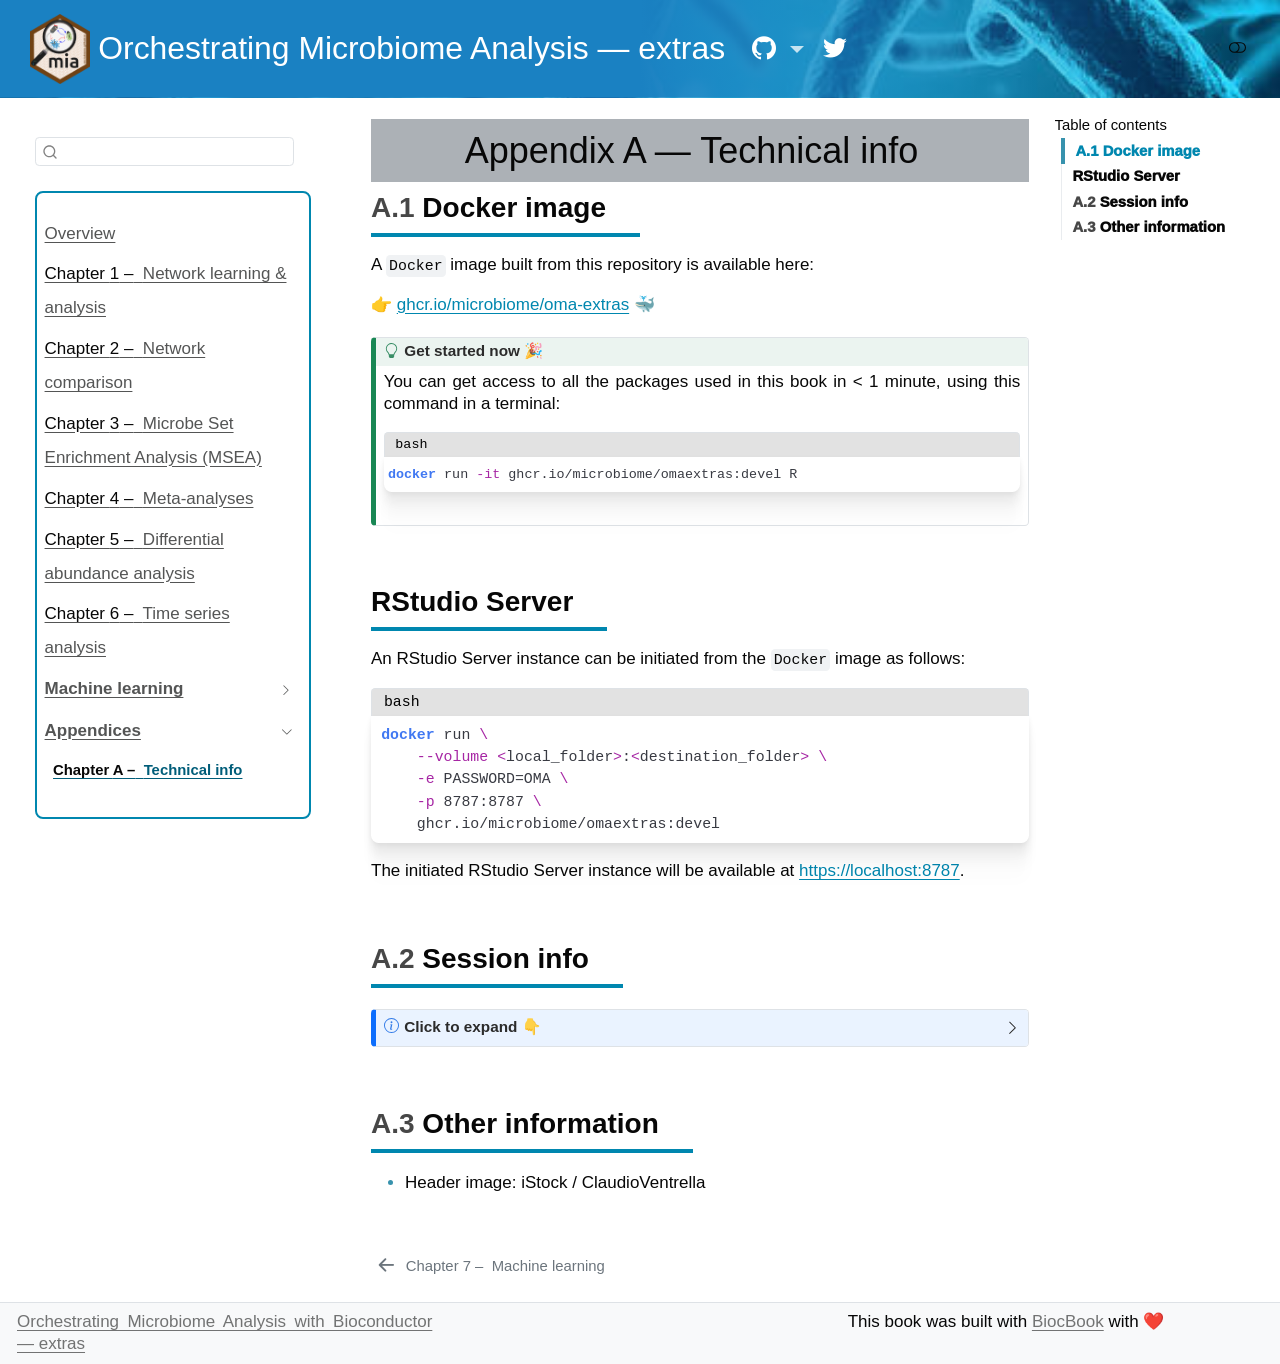
<file: docs/devel/pages/session_info.html>
<!DOCTYPE html>
<html xmlns="http://www.w3.org/1999/xhtml" lang="en" xml:lang="en"><head>
<meta http-equiv="Content-Type" content="text/html; charset=UTF-8">
<meta charset="utf-8">
<meta name="generator" content="quarto-1.10.18">
<meta name="viewport" content="width=device-width, initial-scale=1.0, user-scalable=yes">
<title>Appendix A — Technical info – Orchestrating Microbiome Analysis — extras</title>
<style>
/* Default styles provided by pandoc.
** See https://pandoc.org/MANUAL.html#variables-for-html for config info.
*/
span.smallcaps{font-variant: small-caps;}
div.columns{display: flex; gap: 1.5em;}
div.column{flex: auto;}
@media screen {
div.columns{gap: min(4vw, 1.5em);}
div.column{overflow-x: auto;}
}
div.hanging-indent{margin-left: 1.5em; text-indent: -1.5em;}
ul.task-list{list-style: none;}
ul.task-list li input[type="checkbox"] {
  width: 0.8em;
  margin: 0 0.8em 0.2em -1em; /* quarto-specific, see https://github.com/quarto-dev/quarto-cli/issues/4556 */ 
  vertical-align: middle;
}
/* CSS for syntax highlighting */
html { -webkit-text-size-adjust: 100%; }
pre > code.sourceCode { white-space: pre; position: relative; }
pre > code.sourceCode > span { display: inline-block; line-height: 1.25; }
pre > code.sourceCode > span:empty { height: 1.2em; }
.sourceCode { overflow: visible; }
code.sourceCode > span { color: inherit; text-decoration: inherit; }
div.sourceCode { margin: 1em 0; }
pre.sourceCode { margin: 0; }
@media screen {
div.sourceCode { overflow: auto; }
}
@media print {
pre > code.sourceCode { white-space: pre-wrap; }
pre > code.sourceCode > span { text-indent: -5em; padding-left: 5em; }
}
pre.numberSource code
  { counter-reset: source-line 0; }
pre.numberSource code > span
  { position: relative; left: -4em; counter-increment: source-line; }
pre.numberSource code > span > a:first-child::before
  { content: counter(source-line);
    position: relative; left: -1em; text-align: right; vertical-align: baseline;
    border: none; display: inline-block;
    -webkit-touch-callout: none; -webkit-user-select: none;
    -khtml-user-select: none; -moz-user-select: none;
    -ms-user-select: none; user-select: none;
    padding: 0 4px; width: 4em;
  }
pre.numberSource { margin-left: 3em;  padding-left: 4px; }
div.sourceCode
  {   }
@media screen {
pre > code.sourceCode > span > a:first-child::before { text-decoration: underline; }
}
</style>

<script src="../site_libs/quarto-nav/quarto-nav.js"></script>
<script src="../site_libs/quarto-nav/headroom.min.js"></script>
<script src="../site_libs/clipboard/clipboard.min.js"></script>
<script src="../site_libs/quarto-search/autocomplete.umd.js"></script>
<script src="../site_libs/quarto-search/fuse.min.js"></script>
<script src="../site_libs/quarto-search/quarto-search.js"></script>
<meta name="quarto:offset" content="../">
<link href="../pages/machine_learning.html" rel="prev">
<link href="../assets/favicon.png" rel="icon" type="image/png">
<script src="../site_libs/quarto-html/quarto.js" type="module"></script>
<script src="../site_libs/quarto-html/tabsets/tabsets.js" type="module"></script>
<script src="../site_libs/quarto-html/popper.min.js"></script>
<script src="../site_libs/quarto-html/tippy.umd.min.js"></script>
<script src="../site_libs/quarto-html/anchor.min.js"></script>
<link href="../site_libs/quarto-html/tippy.css" rel="stylesheet">
<link href="../site_libs/quarto-html/quarto-syntax-highlighting-eec68b17241c1efd3eae2de50d816e3e.css" rel="stylesheet" class="quarto-color-scheme" id="quarto-text-highlighting-styles">
<link href="../site_libs/quarto-html/quarto-syntax-highlighting-dark-25dec783d6e1d11f8e0bba9e4fbb47f4.css" rel="stylesheet" class="quarto-color-scheme quarto-color-alternate" id="quarto-text-highlighting-styles">
<link href="../site_libs/quarto-html/quarto-syntax-highlighting-eec68b17241c1efd3eae2de50d816e3e.css" rel="stylesheet" class="quarto-color-scheme-extra" id="quarto-text-highlighting-styles">
<script src="../site_libs/bootstrap/bootstrap.min.js"></script>
<link href="../site_libs/bootstrap/bootstrap-icons.css" rel="stylesheet">
<link href="../site_libs/bootstrap/bootstrap-2f1fe5fedccd1203b1aa867fe9cfce58.min.css" rel="stylesheet" append-hash="true" class="quarto-color-scheme" id="quarto-bootstrap" data-mode="light">
<link href="../site_libs/bootstrap/bootstrap-dark-036ce5d4a32f44c60d96ed3111f9e174.min.css" rel="stylesheet" append-hash="true" class="quarto-color-scheme quarto-color-alternate" id="quarto-bootstrap" data-mode="dark">
<link href="../site_libs/bootstrap/bootstrap-2f1fe5fedccd1203b1aa867fe9cfce58.min.css" rel="stylesheet" append-hash="true" class="quarto-color-scheme-extra" id="quarto-bootstrap" data-mode="light"><script id="quarto-search-options" type="application/json">{
  "location": "sidebar",
  "copy-button": false,
  "collapse-after": 3,
  "panel-placement": "start",
  "type": "textbox",
  "limit": 50,
  "keyboard-shortcut": [
    "f",
    "/",
    "s"
  ],
  "language": {
    "search-no-results-text": "No results",
    "search-matching-documents-text": "matching documents",
    "search-copy-link-title": "Copy link to search",
    "search-hide-matches-text": "Hide additional matches",
    "search-more-match-text": "more match in this document",
    "search-more-matches-text": "more matches in this document",
    "search-clear-button-title": "Clear",
    "search-text-placeholder": "",
    "search-detached-cancel-button-title": "Cancel",
    "search-submit-button-title": "Submit",
    "search-label": "Search"
  }
}</script>
</head>
<body class="nav-sidebar docked nav-fixed quarto-light"><script id="quarto-html-before-body" type="application/javascript">
    const toggleBodyColorMode = (bsSheetEl) => {
      const mode = bsSheetEl.getAttribute("data-mode");
      const bodyEl = window.document.querySelector("body");
      if (mode === "dark") {
        bodyEl.classList.add("quarto-dark");
        bodyEl.classList.remove("quarto-light");
      } else {
        bodyEl.classList.add("quarto-light");
        bodyEl.classList.remove("quarto-dark");
      }
    }
    const toggleBodyColorPrimary = () => {
      const bsSheetEl = window.document.querySelector("link#quarto-bootstrap:not([rel=disabled-stylesheet])");
      if (bsSheetEl) {
        toggleBodyColorMode(bsSheetEl);
      }
    }
    const setColorSchemeToggle = (alternate) => {
      const toggles = window.document.querySelectorAll('.quarto-color-scheme-toggle');
      for (let i=0; i < toggles.length; i++) {
        const toggle = toggles[i];
        if (toggle) {
          if (alternate) {
            toggle.classList.add("alternate");
          } else {
            toggle.classList.remove("alternate");
          }
        }
      }
    };
    const toggleColorMode = (alternate) => {
      // Switch the stylesheets
      const primaryStylesheets = window.document.querySelectorAll('link.quarto-color-scheme:not(.quarto-color-alternate)');
      const alternateStylesheets = window.document.querySelectorAll('link.quarto-color-scheme.quarto-color-alternate');
      manageTransitions('#quarto-margin-sidebar .nav-link', false);
      if (alternate) {
        // note: dark is layered on light, we don't disable primary!
        enableStylesheet(alternateStylesheets);
        for (const sheetNode of alternateStylesheets) {
          if (sheetNode.id === "quarto-bootstrap") {
            toggleBodyColorMode(sheetNode);
          }
        }
      } else {
        disableStylesheet(alternateStylesheets);
        enableStylesheet(primaryStylesheets)
        toggleBodyColorPrimary();
      }
      manageTransitions('#quarto-margin-sidebar .nav-link', true);
      // Switch the toggles
      setColorSchemeToggle(alternate)
      // Hack to workaround the fact that safari doesn't
      // properly recolor the scrollbar when toggling (#1455)
      if (navigator.userAgent.indexOf('Safari') > 0 && navigator.userAgent.indexOf('Chrome') == -1) {
        manageTransitions("body", false);
        window.scrollTo(0, 1);
        setTimeout(() => {
          window.scrollTo(0, 0);
          manageTransitions("body", true);
        }, 40);
      }
    }
    const disableStylesheet = (stylesheets) => {
      for (let i=0; i < stylesheets.length; i++) {
        const stylesheet = stylesheets[i];
        stylesheet.rel = 'disabled-stylesheet';
      }
    }
    const enableStylesheet = (stylesheets) => {
      for (let i=0; i < stylesheets.length; i++) {
        const stylesheet = stylesheets[i];
        if(stylesheet.rel !== 'stylesheet') { // for Chrome, which will still FOUC without this check
          stylesheet.rel = 'stylesheet';
        }
      }
    }
    const manageTransitions = (selector, allowTransitions) => {
      const els = window.document.querySelectorAll(selector);
      for (let i=0; i < els.length; i++) {
        const el = els[i];
        if (allowTransitions) {
          el.classList.remove('notransition');
        } else {
          el.classList.add('notransition');
        }
      }
    }
    const isFileUrl = () => {
      return window.location.protocol === 'file:';
    }
    const hasAlternateSentinel = () => {
      let styleSentinel = getColorSchemeSentinel();
      if (styleSentinel !== null) {
        return styleSentinel === "alternate";
      } else {
        return false;
      }
    }
    const setStyleSentinel = (alternate) => {
      const value = alternate ? "alternate" : "default";
      if (!isFileUrl()) {
        window.localStorage.setItem("quarto-color-scheme", value);
      } else {
        localAlternateSentinel = value;
      }
    }
    const getColorSchemeSentinel = () => {
      if (!isFileUrl()) {
        const storageValue = window.localStorage.getItem("quarto-color-scheme");
        return storageValue != null ? storageValue : localAlternateSentinel;
      } else {
        return localAlternateSentinel;
      }
    }
    const toggleGiscusIfUsed = (isAlternate, darkModeDefault) => {
      const baseTheme = document.querySelector('#giscus-base-theme')?.value ?? 'light';
      const alternateTheme = document.querySelector('#giscus-alt-theme')?.value ?? 'dark';
      let newTheme = '';
      if(authorPrefersDark) {
        newTheme = isAlternate ? baseTheme : alternateTheme;
      } else {
        newTheme = isAlternate ? alternateTheme : baseTheme;
      }
      const changeGiscusTheme = () => {
        // From: https://github.com/giscus/giscus/issues/336
        const sendMessage = (message) => {
          const iframe = document.querySelector('iframe.giscus-frame');
          if (!iframe) return;
          iframe.contentWindow.postMessage({ giscus: message }, 'https://giscus.app');
        }
        sendMessage({
          setConfig: {
            theme: newTheme
          }
        });
      }
      const isGiscussLoaded = window.document.querySelector('iframe.giscus-frame') !== null;
      if (isGiscussLoaded) {
        changeGiscusTheme();
      }
    };
    const authorPrefersDark = false;
    const darkModeDefault = authorPrefersDark;
      document.querySelector('link#quarto-text-highlighting-styles.quarto-color-scheme-extra').rel = 'disabled-stylesheet';
      document.querySelector('link#quarto-bootstrap.quarto-color-scheme-extra').rel = 'disabled-stylesheet';
    let localAlternateSentinel = darkModeDefault ? 'alternate' : 'default';
    // Dark / light mode switch
    window.quartoToggleColorScheme = () => {
      // Read the current dark / light value
      let toAlternate = !hasAlternateSentinel();
      toggleColorMode(toAlternate);
      setStyleSentinel(toAlternate);
      toggleGiscusIfUsed(toAlternate, darkModeDefault);
      window.dispatchEvent(new Event('resize'));
    };
    // Switch to dark mode if need be
    if (hasAlternateSentinel()) {
      toggleColorMode(true);
    } else {
      toggleColorMode(false);
    }
  </script>

<div id="quarto-search-results"></div>
  <header id="quarto-header" class="headroom fixed-top"><nav class="navbar navbar-expand-lg " data-bs-theme="dark"><div class="navbar-container container-fluid">
      <div class="navbar-brand-container mx-auto">
    <a href="../index.html" class="navbar-brand navbar-brand-logo">
    <img src="../assets/mia_logo.png" alt="" class="navbar-logo light-content"><img src="../assets/mia_logo.png" alt="" class="navbar-logo dark-content"></a>
    <a class="navbar-brand" href="../index.html">
    <span class="navbar-title">Orchestrating Microbiome Analysis — extras</span>
    </a>
  </div>
          <button class="navbar-toggler" type="button" data-bs-toggle="collapse" data-bs-target="#navbarCollapse" aria-controls="navbarCollapse" role="menu" aria-expanded="false" aria-label="Toggle navigation" onclick="if (window.quartoToggleHeadroom) { window.quartoToggleHeadroom(); }">
  <span class="navbar-toggler-icon"></span>
</button>
          <div class="collapse navbar-collapse" id="navbarCollapse">
            <ul class="navbar-nav navbar-nav-scroll me-auto">
<li class="nav-item dropdown ">
    <a class="nav-link dropdown-toggle" href="#" id="nav-menu-bi-github" role="link" data-bs-toggle="dropdown" aria-expanded="false">
      <i class="bi bi-github" role="img">
</i> 
 <span class="menu-text"></span>
    </a>
    <ul class="dropdown-menu" aria-labelledby="nav-menu-bi-github">
<li>
    <a class="dropdown-item" href="https://github.com/microbiome/OMA-extras/">
 <span class="dropdown-text">Source Code</span></a>
  </li>  
        <li>
    <a class="dropdown-item" href="https://microbiome.github.io/OMA-extras/docs/devel/">
 <span class="dropdown-text">Browse version <code>devel</code></span></a>
  </li>  
    </ul>
</li>
  <li class="nav-item compact">
    <a class="nav-link" href="https://twitter.com"> <i class="bi bi-twitter" role="img">
</i> 
<span class="menu-text"></span></a>
  </li>  
</ul>
</div> <!-- /navcollapse -->
            <div class="quarto-navbar-tools">
  <a href="" class="quarto-color-scheme-toggle quarto-navigation-tool  px-1" onclick="window.quartoToggleColorScheme(); return false;" title="Toggle dark mode"><i class="bi"></i></a>
</div>
      </div> <!-- /container-fluid -->
    </nav><nav class="quarto-secondary-nav"><div class="container-fluid d-flex">
      <button type="button" class="quarto-btn-toggle btn" data-bs-toggle="collapse" role="button" data-bs-target=".quarto-sidebar-collapse-item" aria-controls="quarto-sidebar" aria-expanded="false" aria-label="Toggle sidebar navigation" onclick="if (window.quartoToggleHeadroom) { window.quartoToggleHeadroom(); }">
        <i class="bi bi-layout-text-sidebar-reverse"></i>
      </button>
        <nav class="quarto-page-breadcrumbs" aria-label="breadcrumb"><ol class="breadcrumb"><li class="breadcrumb-item"><a href="../pages/session_info.html">Appendices</a></li><li class="breadcrumb-item"><a href="../pages/session_info.html"><span class="chapter-number">A</span>&nbsp; <span class="chapter-title">Technical info</span></a></li></ol></nav>
        <a class="flex-grow-1" role="navigation" data-bs-toggle="collapse" data-bs-target=".quarto-sidebar-collapse-item" aria-controls="quarto-sidebar" aria-expanded="false" aria-label="Toggle sidebar navigation" onclick="if (window.quartoToggleHeadroom) { window.quartoToggleHeadroom(); }">      
        </a>
      <button type="button" class="btn quarto-search-button" aria-label="Search" onclick="window.quartoOpenSearch();">
        <i class="bi bi-search"></i>
      </button>
    </div>
  </nav></header><!-- content --><div id="quarto-content" class="quarto-container page-columns page-rows-contents page-layout-article page-navbar">
<!-- sidebar -->
  <nav id="quarto-sidebar" class="sidebar collapse collapse-horizontal quarto-sidebar-collapse-item sidebar-navigation docked overflow-auto"><div class="mt-2 flex-shrink-0 align-items-center">
        <div class="sidebar-search">
        <div id="quarto-search" class="" title="Search"></div>
        </div>
        </div>
    <div class="sidebar-menu-container"> 
    <ul class="list-unstyled mt-1">
<li class="sidebar-item">
  <div class="sidebar-item-container"> 
  <a href="../index.html" class="sidebar-item-text sidebar-link">
 <span class="menu-text">Overview</span></a>
  </div>
</li>
        <li class="sidebar-item">
  <div class="sidebar-item-container"> 
  <a href="../pages/network_learning.html" class="sidebar-item-text sidebar-link">
 <span class="menu-text"><span class="chapter-number">1</span>&nbsp; <span class="chapter-title">Network learning &amp; analysis</span></span></a>
  </div>
</li>
        <li class="sidebar-item">
  <div class="sidebar-item-container"> 
  <a href="../pages/network_comparison.html" class="sidebar-item-text sidebar-link">
 <span class="menu-text"><span class="chapter-number">2</span>&nbsp; <span class="chapter-title">Network comparison</span></span></a>
  </div>
</li>
        <li class="sidebar-item">
  <div class="sidebar-item-container"> 
  <a href="../pages/msea.html" class="sidebar-item-text sidebar-link">
 <span class="menu-text"><span class="chapter-number">3</span>&nbsp; <span class="chapter-title">Microbe Set Enrichment Analysis (MSEA)</span></span></a>
  </div>
</li>
        <li class="sidebar-item">
  <div class="sidebar-item-container"> 
  <a href="../pages/mmuphin_meta_analysis.html" class="sidebar-item-text sidebar-link">
 <span class="menu-text"><span class="chapter-number">4</span>&nbsp; <span class="chapter-title">Meta-analyses</span></span></a>
  </div>
</li>
        <li class="sidebar-item">
  <div class="sidebar-item-container"> 
  <a href="../pages/extra_daa.html" class="sidebar-item-text sidebar-link">
 <span class="menu-text"><span class="chapter-number">5</span>&nbsp; <span class="chapter-title">Differential abundance analysis</span></span></a>
  </div>
</li>
        <li class="sidebar-item">
  <div class="sidebar-item-container"> 
  <a href="../pages/time_series.html" class="sidebar-item-text sidebar-link">
 <span class="menu-text"><span class="chapter-number">6</span>&nbsp; <span class="chapter-title">Time series analysis</span></span></a>
  </div>
</li>
        <li class="sidebar-item sidebar-item-section">
      <div class="sidebar-item-container"> 
            <a class="sidebar-item-text sidebar-link text-start collapsed" data-bs-toggle="collapse" data-bs-target="#quarto-sidebar-section-1" role="navigation" aria-expanded="false">
 <span class="menu-text">Machine learning</span></a>
          <a class="sidebar-item-toggle text-start collapsed" data-bs-toggle="collapse" data-bs-target="#quarto-sidebar-section-1" role="navigation" aria-expanded="false" aria-label="Toggle section">
            <i class="bi bi-chevron-right ms-2"></i>
          </a> 
      </div>
      <ul id="quarto-sidebar-section-1" class="collapse list-unstyled sidebar-section depth1 ">
<li class="sidebar-item">
  <div class="sidebar-item-container"> 
  <a href="../pages/machine_learning_intro.html" class="sidebar-item-text sidebar-link">
 <span class="menu-text">Introduction</span></a>
  </div>
</li>
          <li class="sidebar-item">
  <div class="sidebar-item-container"> 
  <a href="../pages/machine_learning.html" class="sidebar-item-text sidebar-link">
 <span class="menu-text"><span class="chapter-number">7</span>&nbsp; <span class="chapter-title">Machine learning</span></span></a>
  </div>
</li>
      </ul>
</li>
        <li class="sidebar-item sidebar-item-section">
      <div class="sidebar-item-container"> 
            <a class="sidebar-item-text sidebar-link text-start" data-bs-toggle="collapse" data-bs-target="#quarto-sidebar-section-2" role="navigation" aria-expanded="true">
 <span class="menu-text">Appendices</span></a>
          <a class="sidebar-item-toggle text-start" data-bs-toggle="collapse" data-bs-target="#quarto-sidebar-section-2" role="navigation" aria-expanded="true" aria-label="Toggle section">
            <i class="bi bi-chevron-right ms-2"></i>
          </a> 
      </div>
      <ul id="quarto-sidebar-section-2" class="collapse list-unstyled sidebar-section depth1 show">
<li class="sidebar-item">
  <div class="sidebar-item-container"> 
  <a href="../pages/session_info.html" class="sidebar-item-text sidebar-link active">
 <span class="menu-text"><span class="chapter-number">A</span>&nbsp; <span class="chapter-title">Technical info</span></span></a>
  </div>
</li>
      </ul>
</li>
    </ul>
</div>
</nav><div id="quarto-sidebar-glass" class="quarto-sidebar-collapse-item" data-bs-toggle="collapse" data-bs-target=".quarto-sidebar-collapse-item"></div>
<!-- margin-sidebar -->
    <div id="quarto-margin-sidebar" class="sidebar margin-sidebar">
        <nav id="TOC" role="doc-toc" class="toc-active"><h2 id="toc-title">Table of contents</h2>
   
  <ul>
<li><a href="#sec-docker-image" id="toc-sec-docker-image" class="nav-link active" data-scroll-target="#sec-docker-image"><span class="header-section-number">A.1</span> Docker image</a></li>
  <li><a href="#rstudio-server" id="toc-rstudio-server" class="nav-link" data-scroll-target="#rstudio-server">RStudio Server</a></li>
  <li><a href="#sec-session-info" id="toc-sec-session-info" class="nav-link" data-scroll-target="#sec-session-info"><span class="header-section-number">A.2</span> Session info</a></li>
  <li><a href="#other-information" id="toc-other-information" class="nav-link" data-scroll-target="#other-information"><span class="header-section-number">A.3</span> Other information</a></li>
  </ul></nav>
    </div>
<!-- main -->
<main class="content" id="quarto-document-content"><header id="title-block-header" class="quarto-title-block default"><nav class="quarto-page-breadcrumbs quarto-title-breadcrumbs d-none d-lg-block" aria-label="breadcrumb"><ol class="breadcrumb"><li class="breadcrumb-item"><a href="../pages/session_info.html">Appendices</a></li><li class="breadcrumb-item"><a href="../pages/session_info.html"><span class="chapter-number">A</span>&nbsp; <span class="chapter-title">Technical info</span></a></li></ol></nav><div class="quarto-title">
<h1 class="title"><span id="sec-technical-information" class="quarto-section-identifier">Appendix A — Technical info</span></h1>
</div>



<div class="quarto-title-meta">

    
  
    
  </div>
  


</header><section id="sec-docker-image" class="level2" data-number="A.1"><h2 data-number="A.1" class="anchored" data-anchor-id="sec-docker-image">
<span class="header-section-number">A.1</span> Docker image</h2>
<p>A <code>Docker</code> image built from this repository is available here:</p>
<p>👉 <a href="https://ghcr.io/microbiome/oma-extras">ghcr.io/microbiome/oma-extras</a> 🐳</p>
<div class="callout callout-style-default callout-tip callout-titled">
<div class="callout-header d-flex align-content-center">
<div class="callout-icon-container">
<i class="callout-icon"></i>
</div>
<div class="callout-title-container flex-fill">
<span class="screen-reader-only">Tip</span>Get started now 🎉
</div>
</div>
<div class="callout-body-container callout-body">
<p>You can get access to all the packages used in this book in &lt; 1 minute, using this command in a terminal:</p>
<div class="cell" data-layout-align="center">
<div class="code-with-filename">
<div class="code-with-filename-file">
<pre><strong>bash</strong></pre>
</div>
<div class="code-copy-outer-scaffold"><div class="sourceCode cell-code" id="cb1"><pre class="sourceCode sh code-with-copy"><code class="sourceCode bash"><span id="cb1-1"><a href="#cb1-1" aria-hidden="true" tabindex="-1"></a><span class="ex">docker</span> run <span class="at">-it</span> ghcr.io/microbiome/omaextras:devel R</span></code></pre></div><button title="Copy to Clipboard" class="code-copy-button"><i class="bi"></i></button></div>
</div>
</div>
</div>
</div>
</section><section id="rstudio-server" class="level2 unnumbered"><h2 class="unnumbered anchored" data-anchor-id="rstudio-server">RStudio Server</h2>
<p>An RStudio Server instance can be initiated from the <code>Docker</code> image as follows:</p>
<div class="cell" data-layout-align="center">
<div class="code-with-filename">
<div class="code-with-filename-file">
<pre><strong>bash</strong></pre>
</div>
<div class="code-copy-outer-scaffold"><div class="sourceCode cell-code" id="cb2"><pre class="sourceCode sh code-with-copy"><code class="sourceCode bash"><span id="cb2-1"><a href="#cb2-1" aria-hidden="true" tabindex="-1"></a><span class="ex">docker</span> run <span class="dt">\</span></span>
<span id="cb2-2"><a href="#cb2-2" aria-hidden="true" tabindex="-1"></a>    <span class="at">--volume</span> <span class="op">&lt;</span>local_folder<span class="op">&gt;</span>:<span class="op">&lt;</span>destination_folder<span class="op">&gt;</span> <span class="dt">\</span></span>
<span id="cb2-3"><a href="#cb2-3" aria-hidden="true" tabindex="-1"></a>    <span class="at">-e</span> PASSWORD=OMA <span class="dt">\</span></span>
<span id="cb2-4"><a href="#cb2-4" aria-hidden="true" tabindex="-1"></a>    <span class="at">-p</span> 8787:8787 <span class="dt">\</span></span>
<span id="cb2-5"><a href="#cb2-5" aria-hidden="true" tabindex="-1"></a>    ghcr.io/microbiome/omaextras:devel</span></code></pre></div><button title="Copy to Clipboard" class="code-copy-button"><i class="bi"></i></button></div>
</div>
</div>
<p>The initiated RStudio Server instance will be available at <a href="https://localhost:8787">https://localhost:8787</a>.</p>
</section><section id="sec-session-info" class="level2" data-number="A.2"><h2 data-number="A.2" class="anchored" data-anchor-id="sec-session-info">
<span class="header-section-number">A.2</span> Session info</h2>
<div class="callout callout-style-default callout-note callout-titled">
<div class="callout-header d-flex align-content-center collapsed" data-bs-toggle="collapse" data-bs-target=".callout-2-contents" aria-controls="callout-2" aria-expanded="false" aria-label="Toggle callout">
<div class="callout-icon-container">
<i class="callout-icon"></i>
</div>
<div class="callout-title-container flex-fill">
<span class="screen-reader-only">Note</span>Click to expand 👇
</div>
<div class="callout-btn-toggle d-inline-block border-0 py-1 ps-1 pe-0 float-end"><i class="callout-toggle"></i></div>
</div>
<div id="callout-2" class="callout-2-contents callout-collapse collapse">
<div class="callout-body-container callout-body">
<div class="cell" data-layout-align="center">
<div class="code-copy-outer-scaffold"><div class="sourceCode" id="cb3"><pre class="downlit sourceCode r code-with-copy"><code class="sourceCode R"><span><span class="fu">sessioninfo</span><span class="fu">::</span><span class="fu"><a href="https://sessioninfo.r-lib.org/reference/session_info.html">session_info</a></span><span class="op">(</span></span>
<span>    <span class="fu"><a href="https://rdrr.io/r/utils/installed.packages.html">installed.packages</a></span><span class="op">(</span><span class="op">)</span><span class="op">[</span>, <span class="st">"Package"</span><span class="op">]</span>,</span>
<span>    include_base <span class="op">=</span> <span class="cn">TRUE</span></span>
<span><span class="op">)</span></span>
<span><span class="co">##  ─ Session info ────────────────────────────────────────────────────────────</span></span>
<span><span class="co">##   setting  value</span></span>
<span><span class="co">##   version  R version 4.6.1 (2026-06-24)</span></span>
<span><span class="co">##   os       Ubuntu 24.04.5 LTS</span></span>
<span><span class="co">##   system   x86_64, linux-gnu</span></span>
<span><span class="co">##   ui       X11</span></span>
<span><span class="co">##   language (EN)</span></span>
<span><span class="co">##   collate  C</span></span>
<span><span class="co">##   ctype    en_US.UTF-8</span></span>
<span><span class="co">##   tz       Etc/UTC</span></span>
<span><span class="co">##   date     2026-11-19</span></span>
<span><span class="co">##   pandoc   3.13 @ /usr/bin/ (via rmarkdown)</span></span>
<span><span class="co">##   quarto   1.10.18 @ /usr/local/bin/quarto</span></span>
<span><span class="co">##  </span></span>
<span><span class="co">##  ─ Packages ────────────────────────────────────────────────────────────────</span></span>
<span><span class="co">##   package                  * version    date (UTC) lib source</span></span>
<span><span class="co">##   abind                      1.4-8      2024-09-12 [2] RSPM (R 4.6.0)</span></span>
<span><span class="co">##   ade4                       1.7-24     2026-03-21 [2] RSPM (R 4.6.0)</span></span>
<span><span class="co">##   AnnotationDbi              1.75.2     2026-07-21 [2] Bioconductor 3.24 (R 4.6.1)</span></span>
<span><span class="co">##   AnnotationHub              4.3.3      2026-10-23 [2] Bioconductor 3.24 (R 4.6.1)</span></span>
<span><span class="co">##   aod                        1.3.3      2023-12-13 [2] RSPM (R 4.6.0)</span></span>
<span><span class="co">##   ape                        5.8-1      2024-12-16 [2] CRAN (R 4.6.1)</span></span>
<span><span class="co">##   aplot                      0.3.2      2026-09-22 [2] RSPM (R 4.6.0)</span></span>
<span><span class="co">##   askpass                    1.2.1      2024-10-04 [2] RSPM (R 4.6.0)</span></span>
<span><span class="co">##   assertthat                 0.2.1      2019-03-21 [2] RSPM (R 4.6.0)</span></span>
<span><span class="co">##   assorthead                 1.7.11     2026-10-08 [2] Bioconductor 3.24 (R 4.6.1)</span></span>
<span><span class="co">##   backports                  1.5.1      2026-04-03 [2] RSPM (R 4.6.0)</span></span>
<span><span class="co">##   base                     * 4.6.1      2026-10-29 [3] local</span></span>
<span><span class="co">##   base64enc                  0.1-6      2026-02-02 [2] RSPM (R 4.6.0)</span></span>
<span><span class="co">##   beachmat                   2.29.3     2026-09-23 [2] Bioconductor 3.24 (R 4.6.1)</span></span>
<span><span class="co">##   beeswarm                   0.4.0      2021-06-01 [2] RSPM (R 4.6.0)</span></span>
<span><span class="co">##   BH                         1.90.0-1   2025-12-14 [2] RSPM (R 4.6.0)</span></span>
<span><span class="co">##   biglm                      0.9-3      2024-06-12 [2] RSPM (R 4.6.0)</span></span>
<span><span class="co">##   Biobase                    2.73.2     2026-07-29 [2] Bioconductor 3.24 (R 4.6.1)</span></span>
<span><span class="co">##   BiocBaseUtils              1.15.1     2026-05-10 [2] Bioconductor 3.24 (R 4.6.1)</span></span>
<span><span class="co">##   BiocBook                   1.11.7     2026-11-04 [2] Bioconductor 3.24 (R 4.6.1)</span></span>
<span><span class="co">##   BiocFileCache              3.3.3      2026-11-11 [2] Bioconductor 3.24 (R 4.6.1)</span></span>
<span><span class="co">##   BiocGenerics               0.59.13    2026-11-11 [2] Bioconductor 3.24 (R 4.6.1)</span></span>
<span><span class="co">##   BiocManager                1.30.27    2025-11-14 [2] CRAN (R 4.6.1)</span></span>
<span><span class="co">##   BiocNeighbors              2.7.3      2026-08-21 [2] Bioconductor 3.24 (R 4.6.1)</span></span>
<span><span class="co">##   BiocParallel               1.47.0     2026-04-28 [2] Bioconductor 3.24 (R 4.6.1)</span></span>
<span><span class="co">##   BiocSingular               1.29.2     2026-10-08 [2] Bioconductor 3.24 (R 4.6.1)</span></span>
<span><span class="co">##   BiocStyle                  2.41.0     2026-04-28 [2] Bioconductor 3.24 (R 4.6.1)</span></span>
<span><span class="co">##   BiocVersion                3.24.0     2026-04-28 [2] Bioconductor 3.24 (R 4.6.1)</span></span>
<span><span class="co">##   biomformat                 1.41.0     2026-04-28 [2] Bioconductor 3.24 (R 4.6.1)</span></span>
<span><span class="co">##   Biostrings                 2.81.9     2026-09-06 [2] Bioconductor 3.24 (R 4.6.1)</span></span>
<span><span class="co">##   bit                        4.6.0      2025-03-06 [2] RSPM (R 4.6.0)</span></span>
<span><span class="co">##   bit64                      4.8.6      2026-09-01 [2] RSPM (R 4.6.0)</span></span>
<span><span class="co">##   bitops                     1.1-0      2026-07-30 [2] RSPM (R 4.6.0)</span></span>
<span><span class="co">##   blob                       1.3.0      2026-01-14 [2] RSPM (R 4.6.0)</span></span>
<span><span class="co">##   bluster                    1.23.1     2026-08-25 [2] Bioconductor 3.24 (R 4.6.1)</span></span>
<span><span class="co">##   bookdown                   0.48       2026-08-28 [2] RSPM (R 4.6.0)</span></span>
<span><span class="co">##   boot                       1.3-32     2025-08-29 [3] CRAN (R 4.6.1)</span></span>
<span><span class="co">##   brew                       1.0-10     2023-12-16 [2] RSPM (R 4.6.0)</span></span>
<span><span class="co">##   brio                       1.1.5      2024-04-24 [2] RSPM (R 4.6.0)</span></span>
<span><span class="co">##   broom                      1.0.13     2026-05-14 [2] RSPM (R 4.6.0)</span></span>
<span><span class="co">##   bslib                      0.12.0     2026-08-04 [2] RSPM (R 4.6.0)</span></span>
<span><span class="co">##   ca                         0.72       2026-09-13 [2] RSPM (R 4.6.0)</span></span>
<span><span class="co">##   cachem                     1.1.0      2024-05-16 [2] RSPM (R 4.6.0)</span></span>
<span><span class="co">##   callr                      3.8.0      2026-06-05 [2] RSPM (R 4.6.0)</span></span>
<span><span class="co">##   car                        3.1-5      2026-02-03 [2] RSPM (R 4.6.0)</span></span>
<span><span class="co">##   carData                    3.0-6      2026-01-30 [2] RSPM (R 4.6.0)</span></span>
<span><span class="co">##   caret                      7.0-1      2024-12-10 [2] RSPM (R 4.6.0)</span></span>
<span><span class="co">##   caTools                    1.18.4     2026-07-20 [2] RSPM (R 4.6.0)</span></span>
<span><span class="co">##   cellranger                 1.1.0      2016-07-27 [2] RSPM (R 4.6.0)</span></span>
<span><span class="co">##   checkmate                  2.3.4      2026-02-03 [2] RSPM (R 4.6.0)</span></span>
<span><span class="co">##   chemometrics               1.4.4      2023-08-25 [2] RSPM (R 4.6.0)</span></span>
<span><span class="co">##   circlize                   0.4.18     2026-04-04 [2] RSPM (R 4.6.0)</span></span>
<span><span class="co">##   class                      7.3-24     2026-08-03 [2] RSPM (R 4.6.0)</span></span>
<span><span class="co">##   cli                        3.6.6      2026-04-09 [2] RSPM (R 4.6.0)</span></span>
<span><span class="co">##   clipr                      0.8.1      2026-05-25 [2] RSPM (R 4.6.0)</span></span>
<span><span class="co">##   clock                      0.7.4      2026-01-13 [2] RSPM (R 4.6.0)</span></span>
<span><span class="co">##   clue                       0.3-68     2026-03-26 [2] RSPM (R 4.6.0)</span></span>
<span><span class="co">##   cluster                    2.1.8.3    2026-07-30 [2] RSPM (R 4.6.0)</span></span>
<span><span class="co">##   cmprsk                     2.2-12     2024-05-19 [2] RSPM (R 4.6.0)</span></span>
<span><span class="co">##   coda                       0.19-4.1   2024-01-31 [2] RSPM (R 4.6.0)</span></span>
<span><span class="co">##   CodeDepends                0.6.7      2018-07-17 [2] Github (duncantl/CodeDepends@5bf358a)</span></span>
<span><span class="co">##   codetools                  0.2-20     2024-03-31 [3] CRAN (R 4.6.1)</span></span>
<span><span class="co">##   collapse                   2.1.8      2026-08-30 [2] RSPM (R 4.6.0)</span></span>
<span><span class="co">##   colorspace                 2.1-4      2026-10-08 [2] RSPM (R 4.6.0)</span></span>
<span><span class="co">##   commonmark                 2.0.0      2025-07-07 [2] RSPM (R 4.6.0)</span></span>
<span><span class="co">##   compiler                   4.6.1      2026-10-29 [3] local</span></span>
<span><span class="co">##   ComplexHeatmap             2.29.0     2026-04-28 [2] Bioconductor 3.24 (R 4.6.1)</span></span>
<span><span class="co">##   conflicted                 1.2.0      2023-02-01 [2] RSPM (R 4.6.0)</span></span>
<span><span class="co">##   corpcor                    1.6.10     2021-09-16 [2] RSPM (R 4.6.0)</span></span>
<span><span class="co">##   corrplot                   0.95       2024-10-14 [2] RSPM (R 4.6.0)</span></span>
<span><span class="co">##   cowplot                    1.2.0      2025-07-07 [2] RSPM (R 4.6.0)</span></span>
<span><span class="co">##   cplm                       0.7-12.1   2024-09-21 [2] RSPM (R 4.6.0)</span></span>
<span><span class="co">##   cpp11                      0.5.5      2026-05-06 [2] RSPM (R 4.6.0)</span></span>
<span><span class="co">##   crayon                     1.5.3      2024-06-20 [2] RSPM (R 4.6.0)</span></span>
<span><span class="co">##   credentials                2.0.3      2025-09-12 [2] RSPM (R 4.6.0)</span></span>
<span><span class="co">##   crosstalk                  1.2.2      2025-08-26 [2] RSPM (R 4.6.0)</span></span>
<span><span class="co">##   cubature                   2.1.4-1    2025-11-22 [2] RSPM (R 4.6.0)</span></span>
<span><span class="co">##   curatedMetagenomicData     3.21.3     2026-11-12 [2] Bioconductor 3.24 (R 4.6.1)</span></span>
<span><span class="co">##   curl                       8.1.0      2026-10-14 [2] RSPM (R 4.6.0)</span></span>
<span><span class="co">##   data.table                 1.18.6.1   2026-08-24 [2] RSPM (R 4.6.0)</span></span>
<span><span class="co">##   datasets                 * 4.6.1      2026-10-29 [3] local</span></span>
<span><span class="co">##   DBI                        1.3.0      2026-02-25 [2] RSPM (R 4.6.0)</span></span>
<span><span class="co">##   dbplyr                     2.6.0      2026-06-17 [2] RSPM (R 4.6.0)</span></span>
<span><span class="co">##   DECIPHER                   3.9.3      2026-08-20 [2] Bioconductor 3.24 (R 4.6.1)</span></span>
<span><span class="co">##   decontam                   1.33.0     2026-04-28 [2] Bioconductor 3.24 (R 4.6.1)</span></span>
<span><span class="co">##   DelayedArray               0.39.8     2026-09-30 [2] Bioconductor 3.24 (R 4.6.1)</span></span>
<span><span class="co">##   DelayedMatrixStats         1.35.0     2026-04-28 [2] Bioconductor 3.24 (R 4.6.1)</span></span>
<span><span class="co">##   dendextend                 1.19.1     2025-07-15 [2] RSPM (R 4.6.0)</span></span>
<span><span class="co">##   DEoptimR                   1.2-2      2026-09-25 [2] RSPM (R 4.6.0)</span></span>
<span><span class="co">##   Deriv                      4.3.6      2026-10-21 [2] RSPM (R 4.6.0)</span></span>
<span><span class="co">##   desc                       1.4.3      2023-12-10 [2] RSPM (R 4.6.0)</span></span>
<span><span class="co">##   devtools                   2.5.2      2026-04-30 [2] RSPM (R 4.6.0)</span></span>
<span><span class="co">##   diagram                    1.6.5      2020-09-30 [2] RSPM (R 4.6.0)</span></span>
<span><span class="co">##   diffobj                    0.3.9      2026-09-11 [2] RSPM (R 4.6.0)</span></span>
<span><span class="co">##   digest                     0.6.39     2025-11-19 [2] RSPM (R 4.6.0)</span></span>
<span><span class="co">##   diptest                    0.77-2     2025-08-20 [2] RSPM (R 4.6.0)</span></span>
<span><span class="co">##   dir.expiry                 1.21.0     2026-04-28 [2] Bioconductor 3.24 (R 4.6.1)</span></span>
<span><span class="co">##   DirichletMultinomial       1.55.1     2026-09-27 [2] Bioconductor 3.24 (R 4.6.1)</span></span>
<span><span class="co">##   doBy                       4.7.2      2026-07-01 [2] RSPM (R 4.6.0)</span></span>
<span><span class="co">##   docopt                     0.7.2      2025-03-25 [2] RSPM (R 4.6.1)</span></span>
<span><span class="co">##   doFuture                   1.4.0      2026-10-05 [2] RSPM (R 4.6.0)</span></span>
<span><span class="co">##   doParallel                 1.0.17     2022-02-07 [2] RSPM (R 4.6.0)</span></span>
<span><span class="co">##   doRNG                      1.8.6.3    2026-02-05 [2] RSPM (R 4.6.0)</span></span>
<span><span class="co">##   doSNOW                     1.0.20     2022-02-04 [2] RSPM (R 4.6.0)</span></span>
<span><span class="co">##   downlit                    0.4.5      2025-11-14 [2] RSPM (R 4.6.0)</span></span>
<span><span class="co">##   dplyr                      1.2.1      2026-04-03 [2] CRAN (R 4.6.1)</span></span>
<span><span class="co">##   dqrng                      0.4.1      2024-05-28 [2] RSPM (R 4.6.0)</span></span>
<span><span class="co">##   dtplyr                     1.3.3      2026-02-11 [2] RSPM (R 4.6.0)</span></span>
<span><span class="co">##   dynamicTreeCut             1.63-1     2016-03-11 [2] RSPM (R 4.6.0)</span></span>
<span><span class="co">##   e1071                      1.7-17     2025-12-18 [2] RSPM (R 4.6.0)</span></span>
<span><span class="co">##   ecodive                    2.2.6      2026-04-14 [2] RSPM (R 4.6.0)</span></span>
<span><span class="co">##   edgeR                      4.99.13    2026-11-15 [2] Bioconductor 3.24 (R 4.6.1)</span></span>
<span><span class="co">##   egg                        0.4.5      2019-07-13 [2] RSPM (R 4.6.0)</span></span>
<span><span class="co">##   ellipsis                   0.3.3      2026-04-04 [2] RSPM (R 4.6.0)</span></span>
<span><span class="co">##   EnvStats                   3.1.0      2025-04-24 [2] RSPM (R 4.6.0)</span></span>
<span><span class="co">##   evaluate                   1.0.5      2025-08-27 [2] RSPM (R 4.6.0)</span></span>
<span><span class="co">##   ExperimentHub              3.3.2      2026-08-12 [2] Bioconductor 3.24 (R 4.6.1)</span></span>
<span><span class="co">##   fANCOVA                    0.6-1      2020-11-13 [2] RSPM (R 4.6.0)</span></span>
<span><span class="co">##   fansi                      1.0.7      2025-11-19 [2] RSPM (R 4.6.0)</span></span>
<span><span class="co">##   farver                     2.1.2      2024-05-13 [2] RSPM (R 4.6.0)</span></span>
<span><span class="co">##   fastcluster                1.3.0      2025-05-07 [2] RSPM (R 4.6.0)</span></span>
<span><span class="co">##   fastmap                    1.2.0      2024-05-15 [2] RSPM (R 4.6.0)</span></span>
<span><span class="co">##   fBasics                    4052.98    2025-12-07 [2] RSPM (R 4.6.0)</span></span>
<span><span class="co">##   fdrtool                    1.2.18     2024-08-20 [2] RSPM (R 4.6.0)</span></span>
<span><span class="co">##   filelock                   1.0.3      2023-12-11 [2] RSPM (R 4.6.0)</span></span>
<span><span class="co">##   filematrix                 1.3        2018-02-27 [2] RSPM (R 4.6.0)</span></span>
<span><span class="co">##   flexmix                    2.3-21     2026-08-25 [2] RSPM (R 4.6.0)</span></span>
<span><span class="co">##   fMultivar                  4031.84    2023-07-11 [2] RSPM (R 4.6.0)</span></span>
<span><span class="co">##   FNN                        1.1.4.1    2024-09-22 [2] RSPM (R 4.6.0)</span></span>
<span><span class="co">##   fontawesome                0.5.3      2024-11-16 [2] RSPM (R 4.6.0)</span></span>
<span><span class="co">##   fontBitstreamVera          0.1.1      2017-02-01 [2] RSPM (R 4.6.0)</span></span>
<span><span class="co">##   fontLiberation             0.1.0      2016-10-15 [2] RSPM (R 4.6.0)</span></span>
<span><span class="co">##   fontquiver                 0.2.1      2017-02-01 [2] RSPM (R 4.6.0)</span></span>
<span><span class="co">##   forcats                    1.0.1      2025-09-25 [2] RSPM (R 4.6.0)</span></span>
<span><span class="co">##   foreach                    1.5.2      2022-02-02 [2] RSPM (R 4.6.0)</span></span>
<span><span class="co">##   forecast                   9.0.2      2026-03-18 [2] RSPM (R 4.6.0)</span></span>
<span><span class="co">##   foreign                    0.8-92     2026-10-17 [2] RSPM (R 4.6.0)</span></span>
<span><span class="co">##   formatR                    1.14       2023-01-17 [2] RSPM (R 4.6.0)</span></span>
<span><span class="co">##   Formula                    1.2-6      2026-08-03 [2] RSPM (R 4.6.0)</span></span>
<span><span class="co">##   formula.tools              1.7.1      2018-03-01 [2] RSPM (R 4.6.0)</span></span>
<span><span class="co">##   fpc                        2.2-15     2026-08-19 [2] RSPM (R 4.6.0)</span></span>
<span><span class="co">##   fracdiff                   1.5-4      2026-04-28 [2] RSPM (R 4.6.0)</span></span>
<span><span class="co">##   fs                         2.1.0      2026-04-18 [2] RSPM (R 4.6.0)</span></span>
<span><span class="co">##   futile.logger              1.4.9      2025-12-29 [2] RSPM (R 4.6.0)</span></span>
<span><span class="co">##   futile.options             1.0.1      2018-04-20 [2] RSPM (R 4.6.0)</span></span>
<span><span class="co">##   future                     1.80.0     2026-10-16 [2] RSPM (R 4.6.0)</span></span>
<span><span class="co">##   future.apply               1.21.0     2026-10-16 [2] RSPM (R 4.6.0)</span></span>
<span><span class="co">##   gargle                     1.6.1      2026-01-29 [2] RSPM (R 4.6.0)</span></span>
<span><span class="co">##   gclus                      1.3.3      2025-03-28 [2] RSPM (R 4.6.0)</span></span>
<span><span class="co">##   gdtools                    0.5.2      2026-10-15 [2] RSPM (R 4.6.0)</span></span>
<span><span class="co">##   generics                   0.1.4      2025-05-09 [2] CRAN (R 4.6.1)</span></span>
<span><span class="co">##   GenomicRanges              1.65.4     2026-09-02 [2] Bioconductor 3.24 (R 4.6.1)</span></span>
<span><span class="co">##   geometry                   0.5.2      2025-02-08 [2] RSPM (R 4.6.0)</span></span>
<span><span class="co">##   gert                       2.5.0      2026-10-14 [2] RSPM (R 4.6.0)</span></span>
<span><span class="co">##   GetoptLong                 1.1.1      2026-04-08 [2] RSPM (R 4.6.0)</span></span>
<span><span class="co">##   ggbeeswarm                 0.7.3      2025-11-29 [2] RSPM (R 4.6.0)</span></span>
<span><span class="co">##   ggforce                    0.5.0      2025-06-18 [2] RSPM (R 4.6.0)</span></span>
<span><span class="co">##   ggfun                      0.2.2      2026-10-09 [2] RSPM (R 4.6.0)</span></span>
<span><span class="co">##   ggiraph                    0.9.6      2026-02-21 [2] RSPM (R 4.6.0)</span></span>
<span><span class="co">##   ggnewscale                 0.5.2      2025-06-20 [2] RSPM (R 4.6.0)</span></span>
<span><span class="co">##   ggplot2                    4.0.3      2026-04-22 [2] RSPM (R 4.6.0)</span></span>
<span><span class="co">##   ggplotify                  0.1.4      2026-10-12 [2] RSPM (R 4.6.0)</span></span>
<span><span class="co">##   ggraph                     2.2.2      2025-08-24 [2] RSPM (R 4.6.0)</span></span>
<span><span class="co">##   ggrepel                    0.9.8      2026-03-17 [2] RSPM (R 4.6.0)</span></span>
<span><span class="co">##   ggtree                     4.3.2      2026-11-13 [2] Bioconductor 3.24 (R 4.6.1)</span></span>
<span><span class="co">##   gh                         1.6.1      2026-07-20 [2] RSPM (R 4.6.0)</span></span>
<span><span class="co">##   gitcreds                   0.1.2      2022-09-08 [2] RSPM (R 4.6.0)</span></span>
<span><span class="co">##   glasso                     1.11       2019-10-01 [2] RSPM (R 4.6.0)</span></span>
<span><span class="co">##   glmmTMB                    1.1.15.2   2026-09-29 [2] RSPM (R 4.6.0)</span></span>
<span><span class="co">##   glmnet                     5.1        2026-09-24 [2] RSPM (R 4.6.0)</span></span>
<span><span class="co">##   GlobalOptions              0.1.4      2026-04-08 [2] RSPM (R 4.6.0)</span></span>
<span><span class="co">##   globals                    0.20.0     2026-10-11 [2] RSPM (R 4.6.0)</span></span>
<span><span class="co">##   glue                       1.8.1      2026-04-17 [2] RSPM (R 4.6.0)</span></span>
<span><span class="co">##   googledrive                2.1.2      2025-09-10 [2] RSPM (R 4.6.0)</span></span>
<span><span class="co">##   googlesheets4              1.1.2      2025-09-03 [2] RSPM (R 4.6.0)</span></span>
<span><span class="co">##   gower                      1.0.2      2024-12-17 [2] RSPM (R 4.6.0)</span></span>
<span><span class="co">##   GPArotation                2026.8-2   2026-08-22 [2] RSPM (R 4.6.0)</span></span>
<span><span class="co">##   gplots                     3.3.0      2025-11-30 [2] RSPM (R 4.6.0)</span></span>
<span><span class="co">##   graph                      1.91.0     2026-04-28 [2] Bioconductor 3.24 (R 4.6.1)</span></span>
<span><span class="co">##   graphics                 * 4.6.1      2026-10-29 [3] local</span></span>
<span><span class="co">##   graphlayouts               1.2.5      2026-07-22 [2] RSPM (R 4.6.0)</span></span>
<span><span class="co">##   grDevices                * 4.6.1      2026-10-29 [3] local</span></span>
<span><span class="co">##   grid                       4.6.1      2026-10-29 [3] local</span></span>
<span><span class="co">##   gridExtra                  2.3.1      2026-06-25 [2] RSPM (R 4.6.0)</span></span>
<span><span class="co">##   gridGraphics               0.5-1      2020-12-13 [2] RSPM (R 4.6.0)</span></span>
<span><span class="co">##   gsEasy                     1.5        2024-02-20 [2] RSPM (R 4.6.0)</span></span>
<span><span class="co">##   gss                        3.0-0      2026-08-19 [2] RSPM (R 4.6.0)</span></span>
<span><span class="co">##   gtable                     0.3.6      2024-10-25 [2] RSPM (R 4.6.0)</span></span>
<span><span class="co">##   gtools                     3.9.5      2023-11-20 [2] RSPM (R 4.6.0)</span></span>
<span><span class="co">##   hardhat                    1.4.3      2026-04-04 [2] RSPM (R 4.6.0)</span></span>
<span><span class="co">##   hash                       2.2.6.4    2026-01-21 [2] RSPM (R 4.6.0)</span></span>
<span><span class="co">##   haven                      2.5.5      2025-05-30 [2] RSPM (R 4.6.0)</span></span>
<span><span class="co">##   heatmaply                  1.6.0      2025-07-12 [2] RSPM (R 4.6.0)</span></span>
<span><span class="co">##   here                       1.0.2      2025-09-15 [2] RSPM (R 4.6.0)</span></span>
<span><span class="co">##   highr                      0.12       2026-03-06 [2] RSPM (R 4.6.0)</span></span>
<span><span class="co">##   Hmisc                      5.3-0      2026-09-06 [2] RSPM (R 4.6.0)</span></span>
<span><span class="co">##   hms                        1.1.4      2025-10-17 [2] RSPM (R 4.6.0)</span></span>
<span><span class="co">##   htmlTable                  2.5.0      2026-04-22 [2] RSPM (R 4.6.0)</span></span>
<span><span class="co">##   htmltools                  0.5.9      2025-12-04 [2] RSPM (R 4.6.0)</span></span>
<span><span class="co">##   htmlwidgets                1.6.4      2023-12-06 [2] RSPM (R 4.6.0)</span></span>
<span><span class="co">##   httpuv                     1.6.17     2026-03-18 [2] RSPM (R 4.6.0)</span></span>
<span><span class="co">##   httr                       1.4.9      2026-09-01 [2] RSPM (R 4.6.0)</span></span>
<span><span class="co">##   httr2                      1.3.0      2026-07-13 [2] RSPM (R 4.6.0)</span></span>
<span><span class="co">##   huge                       2.0.1      2026-08-04 [2] RSPM (R 4.6.0)</span></span>
<span><span class="co">##   ids                        1.0.1      2017-05-31 [2] RSPM (R 4.6.0)</span></span>
<span><span class="co">##   igraph                     2.3.4      2026-09-30 [2] RSPM (R 4.6.0)</span></span>
<span><span class="co">##   impute                     1.87.0     2026-04-28 [2] Bioconductor 3.24 (R 4.6.1)</span></span>
<span><span class="co">##   ini                        0.3.1      2018-05-20 [2] RSPM (R 4.6.0)</span></span>
<span><span class="co">##   ipred                      0.9-16     2026-08-22 [2] RSPM (R 4.6.0)</span></span>
<span><span class="co">##   IRanges                    2.47.5     2026-08-27 [2] Bioconductor 3.24 (R 4.6.1)</span></span>
<span><span class="co">##   irlba                      2.4.1      2026-10-05 [2] RSPM (R 4.6.0)</span></span>
<span><span class="co">##   isoband                    0.3.0      2025-12-07 [2] RSPM (R 4.6.0)</span></span>
<span><span class="co">##   iterators                  1.0.14     2022-02-05 [2] RSPM (R 4.6.0)</span></span>
<span><span class="co">##   janeaustenr                1.0.0      2022-08-26 [2] RSPM (R 4.6.0)</span></span>
<span><span class="co">##   jomo                       2.7-6      2023-04-15 [2] RSPM (R 4.6.0)</span></span>
<span><span class="co">##   jpeg                       0.1-11     2025-03-21 [2] RSPM (R 4.6.0)</span></span>
<span><span class="co">##   jquerylib                  0.1.4      2021-04-26 [2] RSPM (R 4.6.0)</span></span>
<span><span class="co">##   jsonlite                   2.0.0      2025-03-27 [2] RSPM (R 4.6.0)</span></span>
<span><span class="co">##   KEGGREST                   1.53.6     2026-07-23 [2] Bioconductor 3.24 (R 4.6.1)</span></span>
<span><span class="co">##   kernlab                    0.9-33     2024-08-13 [2] RSPM (R 4.6.0)</span></span>
<span><span class="co">##   KernSmooth                 2.23-27    2026-08-12 [2] RSPM (R 4.6.0)</span></span>
<span><span class="co">##   knitr                      1.52       2026-09-06 [2] RSPM (R 4.6.0)</span></span>
<span><span class="co">##   labeling                   0.4.3      2023-08-29 [2] RSPM (R 4.6.0)</span></span>
<span><span class="co">##   lambda.r                   1.2.6      2026-10-13 [2] RSPM (R 4.6.0)</span></span>
<span><span class="co">##   lars                       1.3        2022-04-13 [2] RSPM (R 4.6.0)</span></span>
<span><span class="co">##   latentcor                  2.0.2      2025-11-26 [2] RSPM (R 4.6.0)</span></span>
<span><span class="co">##   later                      1.4.8      2026-03-05 [2] RSPM (R 4.6.0)</span></span>
<span><span class="co">##   lattice                    0.23-1     2026-08-12 [2] RSPM (R 4.6.0)</span></span>
<span><span class="co">##   lava                       1.10       2026-10-22 [2] RSPM (R 4.6.0)</span></span>
<span><span class="co">##   lavaan                     0.7-3      2026-10-08 [2] RSPM (R 4.6.0)</span></span>
<span><span class="co">##   lazyeval                   0.2.3      2026-04-04 [2] CRAN (R 4.6.1)</span></span>
<span><span class="co">##   lifecycle                  1.0.5      2026-01-08 [2] RSPM (R 4.6.0)</span></span>
<span><span class="co">##   limma                      3.99.5     2026-11-15 [2] Bioconductor 3.24 (R 4.6.1)</span></span>
<span><span class="co">##   LimROTS                    1.5.1      2026-10-26 [2] Bioconductor 3.24 (R 4.6.1)</span></span>
<span><span class="co">##   linprog                    0.9-6      2026-01-19 [2] RSPM (R 4.6.0)</span></span>
<span><span class="co">##   listenv                    1.1.0      2026-10-04 [2] RSPM (R 4.6.0)</span></span>
<span><span class="co">##   littler                    0.3.23     2026-04-12 [2] RSPM (R 4.6.1)</span></span>
<span><span class="co">##   lme4                       2.1-0      2026-10-23 [2] RSPM (R 4.6.0)</span></span>
<span><span class="co">##   lmerTest                   3.2-1      2026-03-05 [2] RSPM (R 4.6.0)</span></span>
<span><span class="co">##   lmtest                     0.9-40     2022-03-21 [2] RSPM (R 4.6.0)</span></span>
<span><span class="co">##   locfit                     1.5-9.12   2025-03-05 [2] RSPM (R 4.6.0)</span></span>
<span><span class="co">##   logging                    0.10-111   2026-05-21 [2] RSPM (R 4.6.0)</span></span>
<span><span class="co">##   logistf                    1.26.1     2025-04-16 [2] RSPM (R 4.6.0)</span></span>
<span><span class="co">##   lpSolve                    5.6.23     2024-12-14 [2] RSPM (R 4.6.0)</span></span>
<span><span class="co">##   lubridate                  1.9.5      2026-02-04 [2] RSPM (R 4.6.0)</span></span>
<span><span class="co">##   Maaslin2                   1.27.0     2026-04-28 [2] Bioconductor 3.24 (R 4.6.1)</span></span>
<span><span class="co">##   maaslin3                   1.5.7      2026-09-16 [2] Bioconductor 3.24 (R 4.6.1)</span></span>
<span><span class="co">##   magic                      1.6-1-1    2026-09-25 [2] RSPM (R 4.6.0)</span></span>
<span><span class="co">##   magrittr                   2.0.5      2026-04-04 [2] RSPM (R 4.6.0)</span></span>
<span><span class="co">##   MASS                       7.3-66     2026-07-15 [2] RSPM (R 4.6.0)</span></span>
<span><span class="co">##   mathjaxr                   2.0-0      2025-12-01 [2] RSPM (R 4.6.0)</span></span>
<span><span class="co">##   Matrix                     1.7-6      2026-07-25 [2] RSPM (R 4.6.0)</span></span>
<span><span class="co">##   MatrixGenerics             1.25.0     2026-04-28 [2] Bioconductor 3.24 (R 4.6.1)</span></span>
<span><span class="co">##   MatrixModels               0.5-4      2025-03-26 [2] RSPM (R 4.6.0)</span></span>
<span><span class="co">##   matrixStats                1.5.0      2025-01-07 [2] RSPM (R 4.6.0)</span></span>
<span><span class="co">##   mclust                     6.1.3      2026-07-05 [2] RSPM (R 4.6.0)</span></span>
<span><span class="co">##   memoise                    2.0.1      2021-11-26 [2] RSPM (R 4.6.0)</span></span>
<span><span class="co">##   metadat                    1.6-0      2026-04-29 [2] RSPM (R 4.6.0)</span></span>
<span><span class="co">##   metafor                    5.2-1      2026-09-15 [2] RSPM (R 4.6.0)</span></span>
<span><span class="co">##   metagenomeSeq              1.55.0     2026-04-28 [2] Bioconductor 3.24 (R 4.6.1)</span></span>
<span><span class="co">##   methods                  * 4.6.1      2026-10-29 [3] local</span></span>
<span><span class="co">##   mgcv                       1.9-4      2025-11-07 [3] CRAN (R 4.6.1)</span></span>
<span><span class="co">##   mia                        1.21.30    2026-11-12 [2] Bioconductor 3.24 (R 4.6.1)</span></span>
<span><span class="co">##   miaTime                    1.3.2      2026-10-22 [2] Bioconductor 3.24 (R 4.6.1)</span></span>
<span><span class="co">##   miaViz                     1.21.14    2026-11-09 [2] Bioconductor 3.24 (R 4.6.1)</span></span>
<span><span class="co">##   mice                       3.19.0     2025-12-10 [2] RSPM (R 4.6.0)</span></span>
<span><span class="co">##   microbenchmark             1.5.0      2024-09-04 [2] RSPM (R 4.6.0)</span></span>
<span><span class="co">##   microbiomeDataSets         1.21.0     2026-04-30 [2] Bioconductor 3.24 (R 4.6.1)</span></span>
<span><span class="co">##   mikropml                   1.7.1      2026-08-28 [2] RSPM (R 4.6.0)</span></span>
<span><span class="co">##   mime                       0.13       2025-03-17 [2] RSPM (R 4.6.0)</span></span>
<span><span class="co">##   miniUI                     0.1.2      2025-04-17 [2] RSPM (R 4.6.0)</span></span>
<span><span class="co">##   minqa                      1.2.8      2024-08-17 [2] RSPM (R 4.6.0)</span></span>
<span><span class="co">##   mirai                      2.7.3      2026-09-24 [2] RSPM (R 4.6.0)</span></span>
<span><span class="co">##   mitml                      0.4-5      2023-03-08 [2] RSPM (R 4.6.0)</span></span>
<span><span class="co">##   mixedCCA                   1.6.3      2025-11-18 [2] RSPM (R 4.6.0)</span></span>
<span><span class="co">##   MLmetrics                  1.1.3      2024-04-13 [2] RSPM (R 4.6.0)</span></span>
<span><span class="co">##   MMUPHin                    2.1.0      2026-04-28 [2] Bioconductor 3.24 (R 4.6.1)</span></span>
<span><span class="co">##   mnormt                     2.1.2      2026-01-27 [2] RSPM (R 4.6.0)</span></span>
<span><span class="co">##   ModelMetrics               1.2.2.2    2020-03-17 [2] RSPM (R 4.6.0)</span></span>
<span><span class="co">##   modelr                     0.1.11     2023-03-22 [2] RSPM (R 4.6.0)</span></span>
<span><span class="co">##   modeltools                 0.2-25     2026-09-30 [2] RSPM (R 4.6.0)</span></span>
<span><span class="co">##   multcomp                   1.4-32     2026-08-21 [2] RSPM (R 4.6.0)</span></span>
<span><span class="co">##   MultiAssayExperiment       1.39.1     2026-08-31 [2] Bioconductor 3.24 (R 4.6.1)</span></span>
<span><span class="co">##   multtest                   2.69.0     2026-04-28 [2] Bioconductor 3.24 (R 4.6.1)</span></span>
<span><span class="co">##   mvtnorm                    1.4-2      2026-07-12 [2] RSPM (R 4.6.0)</span></span>
<span><span class="co">##   nanonext                   1.10.3     2026-09-23 [2] RSPM (R 4.6.0)</span></span>
<span><span class="co">##   NetCoMi                    1.3.0      2026-11-19 [2] Github (stefpeschel/NetCoMi@54c24ce)</span></span>
<span><span class="co">##   nlme                       3.1-171    2026-09-01 [2] RSPM (R 4.6.0)</span></span>
<span><span class="co">##   nloptr                     2.2.1      2025-03-17 [2] RSPM (R 4.6.0)</span></span>
<span><span class="co">##   nnet                       7.3-21     2026-08-03 [2] RSPM (R 4.6.0)</span></span>
<span><span class="co">##   nortest                    1.0-4      2015-07-30 [2] RSPM (R 4.6.0)</span></span>
<span><span class="co">##   numDeriv                   2016.8-1.1 2019-06-06 [2] RSPM (R 4.6.0)</span></span>
<span><span class="co">##   OMAextras                  0.98.69    2026-11-19 [1] Bioconductor</span></span>
<span><span class="co">##   ontologyIndex              2.12       2024-02-27 [2] RSPM (R 4.6.0)</span></span>
<span><span class="co">##   openssl                    2.4.2      2026-06-09 [2] RSPM (R 4.6.0)</span></span>
<span><span class="co">##   operator.tools             1.6.3.1    2026-01-29 [2] RSPM (R 4.6.0)</span></span>
<span><span class="co">##   optparse                   1.8.2      2026-04-17 [2] RSPM (R 4.6.0)</span></span>
<span><span class="co">##   orca                       1.1-3      2024-09-20 [2] RSPM (R 4.6.0)</span></span>
<span><span class="co">##   ordinal                    2026.7-26  2026-07-27 [2] RSPM (R 4.6.0)</span></span>
<span><span class="co">##   otel                       0.2.0      2025-08-29 [2] RSPM (R 4.6.0)</span></span>
<span><span class="co">##   pak                        0.11.1     2026-07-22 [2] RSPM (R 4.6.0)</span></span>
<span><span class="co">##   pan                        2.0        2026-06-30 [2] RSPM (R 4.6.0)</span></span>
<span><span class="co">##   parallel                   4.6.1      2026-10-29 [3] local</span></span>
<span><span class="co">##   parallelly                 1.48.0     2026-06-29 [2] RSPM (R 4.6.0)</span></span>
<span><span class="co">##   patchwork                  1.3.2      2025-08-25 [2] RSPM (R 4.6.0)</span></span>
<span><span class="co">##   pbapply                    1.7-5      2026-09-01 [2] RSPM (R 4.6.0)</span></span>
<span><span class="co">##   pbivnorm                   0.6.0      2015-01-23 [2] RSPM (R 4.6.0)</span></span>
<span><span class="co">##   pbkrtest                   0.5.5      2025-07-18 [2] RSPM (R 4.6.0)</span></span>
<span><span class="co">##   pcaPP                      2.0-7      2026-10-07 [2] RSPM (R 4.6.0)</span></span>
<span><span class="co">##   permute                    0.9-10     2026-02-06 [2] RSPM (R 4.6.0)</span></span>
<span><span class="co">##   pheatmap                   1.0.13     2025-06-05 [2] RSPM (R 4.6.0)</span></span>
<span><span class="co">##   phyloseq                   1.57.0     2026-04-28 [2] Bioconductor 3.24 (R 4.6.1)</span></span>
<span><span class="co">##   pillar                     1.11.1     2025-09-17 [2] RSPM (R 4.6.0)</span></span>
<span><span class="co">##   pixmap                     0.4-14     2025-07-26 [2] RSPM (R 4.6.0)</span></span>
<span><span class="co">##   pkgbuild                   1.4.8      2025-05-26 [2] RSPM (R 4.6.0)</span></span>
<span><span class="co">##   pkgconfig                  2.0.3      2019-09-22 [2] RSPM (R 4.6.0)</span></span>
<span><span class="co">##   pkgdown                    2.2.1      2026-07-07 [2] RSPM (R 4.6.0)</span></span>
<span><span class="co">##   pkgload                    1.5.3      2026-06-15 [2] RSPM (R 4.6.0)</span></span>
<span><span class="co">##   plotly                     4.12.1     2026-07-22 [2] RSPM (R 4.6.0)</span></span>
<span><span class="co">##   pls                        2.9-0      2026-02-21 [2] RSPM (R 4.6.0)</span></span>
<span><span class="co">##   plyr                       1.8.9      2023-10-02 [2] RSPM (R 4.6.0)</span></span>
<span><span class="co">##   png                        0.1-9      2026-03-15 [2] RSPM (R 4.6.0)</span></span>
<span><span class="co">##   polspline                  1.1.25     2024-05-10 [2] RSPM (R 4.6.0)</span></span>
<span><span class="co">##   polyclip                   1.10-7     2024-07-23 [2] RSPM (R 4.6.0)</span></span>
<span><span class="co">##   prabclus                   2.3-5      2026-01-14 [2] RSPM (R 4.6.0)</span></span>
<span><span class="co">##   praise                     1.0.0      2015-08-11 [2] RSPM (R 4.6.0)</span></span>
<span><span class="co">##   preprocessCore             1.75.3     2026-11-04 [2] Bioconductor 3.24 (R 4.6.1)</span></span>
<span><span class="co">##   prettyunits                1.2.0      2023-09-24 [2] RSPM (R 4.6.0)</span></span>
<span><span class="co">##   pROC                       1.19.1     2026-08-27 [2] RSPM (R 4.6.0)</span></span>
<span><span class="co">##   processx                   3.9.0      2026-04-22 [2] RSPM (R 4.6.0)</span></span>
<span><span class="co">##   prodlim                    2026.03.11 2026-03-11 [2] RSPM (R 4.6.0)</span></span>
<span><span class="co">##   profvis                    0.4.0      2024-09-20 [2] RSPM (R 4.6.0)</span></span>
<span><span class="co">##   progress                   1.2.3      2023-12-06 [2] RSPM (R 4.6.0)</span></span>
<span><span class="co">##   progressr                  1.1.0      2026-10-18 [2] RSPM (R 4.6.0)</span></span>
<span><span class="co">##   promises                   1.5.0      2025-11-01 [2] RSPM (R 4.6.0)</span></span>
<span><span class="co">##   proxy                      0.4-29     2025-12-29 [2] RSPM (R 4.6.0)</span></span>
<span><span class="co">##   ps                         1.9.3      2026-04-20 [2] RSPM (R 4.6.0)</span></span>
<span><span class="co">##   pscl                       1.5.9      2024-01-31 [2] RSPM (R 4.6.0)</span></span>
<span><span class="co">##   psych                      2.6.9      2026-09-30 [2] RSPM (R 4.6.0)</span></span>
<span><span class="co">##   pulsar                     0.3.13     2026-03-29 [2] RSPM (R 4.6.0)</span></span>
<span><span class="co">##   purrr                      1.2.2      2026-04-10 [2] RSPM (R 4.6.0)</span></span>
<span><span class="co">##   qap                        0.1-3      2026-10-01 [2] RSPM (R 4.6.0)</span></span>
<span><span class="co">##   qgraph                     1.10.1     2026-07-18 [2] RSPM (R 4.6.0)</span></span>
<span><span class="co">##   quadprog                   1.5-8      2019-11-20 [2] RSPM (R 4.6.0)</span></span>
<span><span class="co">##   quantreg                   6.1        2025-03-10 [2] RSPM (R 4.6.0)</span></span>
<span><span class="co">##   quarto                     1.5.1      2025-09-04 [2] RSPM (R 4.6.0)</span></span>
<span><span class="co">##   qvalue                     2.45.0     2026-04-28 [2] Bioconductor 3.24 (R 4.6.1)</span></span>
<span><span class="co">##   R6                         2.6.1      2025-02-15 [2] RSPM (R 4.6.0)</span></span>
<span><span class="co">##   ragg                       1.5.2      2026-03-23 [2] RSPM (R 4.6.0)</span></span>
<span><span class="co">##   randomForest               4.7-1.2    2024-09-22 [2] RSPM (R 4.6.0)</span></span>
<span><span class="co">##   rappdirs                   0.3.4      2026-01-17 [2] RSPM (R 4.6.0)</span></span>
<span><span class="co">##   rbibutils                  2.4.1      2026-01-21 [2] RSPM (R 4.6.0)</span></span>
<span><span class="co">##   rcmdcheck                  1.4.0      2021-09-27 [2] RSPM (R 4.6.0)</span></span>
<span><span class="co">##   RColorBrewer               1.1-3      2022-04-03 [2] RSPM (R 4.6.0)</span></span>
<span><span class="co">##   Rcpp                       1.1.2      2026-07-05 [2] RSPM (R 4.6.0)</span></span>
<span><span class="co">##   RcppAnnoy                  0.0.23     2026-01-12 [2] RSPM (R 4.6.0)</span></span>
<span><span class="co">##   RcppArmadillo              15.6.2-1   2026-10-17 [2] RSPM (R 4.6.0)</span></span>
<span><span class="co">##   RcppEigen                  0.3.4.0.2  2024-08-24 [2] RSPM (R 4.6.0)</span></span>
<span><span class="co">##   RcppML                     0.3.7.1    2026-03-09 [2] RSPM (R 4.6.0)</span></span>
<span><span class="co">##   RcppProgress               0.4.2      2020-02-06 [2] RSPM (R 4.6.0)</span></span>
<span><span class="co">##   RcppTOML                   0.2.3      2025-03-08 [2] RSPM (R 4.6.0)</span></span>
<span><span class="co">##   Rdpack                     2.6.6      2026-02-08 [2] RSPM (R 4.6.0)</span></span>
<span><span class="co">##   rdtools                    0.1.0      2026-07-16 [2] RSPM (R 4.6.0)</span></span>
<span><span class="co">##   readr                      2.2.0      2026-02-19 [2] RSPM (R 4.6.0)</span></span>
<span><span class="co">##   readxl                     1.6.0      2026-10-17 [2] RSPM (R 4.6.0)</span></span>
<span><span class="co">##   rebook                     1.23.0     2026-04-28 [2] Bioconductor 3.24 (R 4.6.1)</span></span>
<span><span class="co">##   recipes                    1.4.0      2026-08-24 [2] RSPM (R 4.6.0)</span></span>
<span><span class="co">##   reformulas                 0.4.4      2026-02-02 [2] RSPM (R 4.6.0)</span></span>
<span><span class="co">##   registry                   0.5-1      2019-03-05 [2] RSPM (R 4.6.0)</span></span>
<span><span class="co">##   remaCor                    0.0.20     2025-08-20 [2] RSPM (R 4.6.0)</span></span>
<span><span class="co">##   rematch                    2.0.0      2023-08-30 [2] RSPM (R 4.6.0)</span></span>
<span><span class="co">##   rematch2                   2.1.2      2020-05-01 [2] RSPM (R 4.6.0)</span></span>
<span><span class="co">##   remotes                    2.5.0      2024-03-17 [2] RSPM (R 4.6.0)</span></span>
<span><span class="co">##   renv                       1.3.1      2026-10-06 [2] RSPM (R 4.6.0)</span></span>
<span><span class="co">##   reprex                     2.1.1      2024-07-06 [2] RSPM (R 4.6.0)</span></span>
<span><span class="co">##   reshape2                   1.4.5      2025-11-12 [2] RSPM (R 4.6.0)</span></span>
<span><span class="co">##   reticulate                 1.47.0     2026-09-03 [2] RSPM (R 4.6.0)</span></span>
<span><span class="co">##   RhpcBLASctl                0.23-42    2023-02-11 [2] RSPM (R 4.6.0)</span></span>
<span><span class="co">##   rjson                      0.2.23     2024-09-16 [2] RSPM (R 4.6.0)</span></span>
<span><span class="co">##   rlang                      1.3.0      2026-07-05 [2] RSPM (R 4.6.0)</span></span>
<span><span class="co">##   rmarkdown                  2.32       2026-09-01 [2] RSPM (R 4.6.0)</span></span>
<span><span class="co">##   rms                        8.1-1      2026-02-18 [2] RSPM (R 4.6.0)</span></span>
<span><span class="co">##   rngtools                   1.5.2      2021-09-20 [2] RSPM (R 4.6.0)</span></span>
<span><span class="co">##   robustbase                 0.99-7     2026-02-05 [2] RSPM (R 4.6.0)</span></span>
<span><span class="co">##   ROCR                       1.0-12     2026-01-23 [2] RSPM (R 4.6.0)</span></span>
<span><span class="co">##   rootSolve                  1.8.2.4    2023-09-21 [2] RSPM (R 4.6.0)</span></span>
<span><span class="co">##   roxygen2                   8.1.1      2026-10-08 [2] RSPM (R 4.6.0)</span></span>
<span><span class="co">##   rpart                      4.1.27     2026-03-27 [3] CRAN (R 4.6.1)</span></span>
<span><span class="co">##   rprojroot                  2.1.1      2025-08-26 [2] RSPM (R 4.6.0)</span></span>
<span><span class="co">##   RSpectra                   0.16-2     2024-07-18 [2] RSPM (R 4.6.0)</span></span>
<span><span class="co">##   RSQLite                    3.53.3     2026-06-30 [2] RSPM (R 4.6.0)</span></span>
<span><span class="co">##   rstudioapi                 0.19.0     2026-06-11 [2] RSPM (R 4.6.0)</span></span>
<span><span class="co">##   rsvd                       1.0.6      2026-10-17 [2] RSPM (R 4.6.0)</span></span>
<span><span class="co">##   RTMB                       2.0        2026-09-17 [2] RSPM (R 4.6.0)</span></span>
<span><span class="co">##   Rtsne                      0.17       2023-12-07 [2] RSPM (R 4.6.0)</span></span>
<span><span class="co">##   rversions                  3.0.0      2025-10-09 [2] RSPM (R 4.6.0)</span></span>
<span><span class="co">##   rvest                      1.0.5      2025-08-29 [2] RSPM (R 4.6.0)</span></span>
<span><span class="co">##   S4Arrays                   1.13.2     2026-09-30 [2] Bioconductor 3.24 (R 4.6.1)</span></span>
<span><span class="co">##   S4Vectors                  0.51.10    2026-09-16 [2] Bioconductor 3.24 (R 4.6.1)</span></span>
<span><span class="co">##   S7                         0.2.2      2026-04-22 [2] RSPM (R 4.6.0)</span></span>
<span><span class="co">##   sandwich                   3.1-3      2026-08-03 [2] RSPM (R 4.6.0)</span></span>
<span><span class="co">##   sass                       0.4.10     2025-04-11 [2] RSPM (R 4.6.0)</span></span>
<span><span class="co">##   ScaledMatrix               1.21.0     2026-04-28 [2] Bioconductor 3.24 (R 4.6.1)</span></span>
<span><span class="co">##   scales                     1.4.0      2025-04-24 [2] RSPM (R 4.6.0)</span></span>
<span><span class="co">##   scater                     1.41.3     2026-10-25 [2] Bioconductor 3.24 (R 4.6.1)</span></span>
<span><span class="co">##   scuttle                    1.23.2     2026-08-27 [2] Bioconductor 3.24 (R 4.6.1)</span></span>
<span><span class="co">##   selectr                    0.8-0      2026-09-27 [2] RSPM (R 4.6.0)</span></span>
<span><span class="co">##   Seqinfo                    1.3.2      2026-08-27 [2] Bioconductor 3.24 (R 4.6.1)</span></span>
<span><span class="co">##   seriation                  1.6.0      2026-10-07 [2] RSPM (R 4.6.0)</span></span>
<span><span class="co">##   sessioninfo                1.2.4      2026-06-04 [2] RSPM (R 4.6.0)</span></span>
<span><span class="co">##   shape                      1.4.6.1    2024-02-23 [2] RSPM (R 4.6.0)</span></span>
<span><span class="co">##   shiny                      1.14.0     2026-06-21 [2] RSPM (R 4.6.0)</span></span>
<span><span class="co">##   SingleCellExperiment       1.35.2     2026-07-16 [2] Bioconductor 3.24 (R 4.6.1)</span></span>
<span><span class="co">##   sitmo                      2.0.2      2021-10-13 [2] RSPM (R 4.6.0)</span></span>
<span><span class="co">##   sn                         2.1.3      2026-02-24 [2] RSPM (R 4.6.0)</span></span>
<span><span class="co">##   snow                       0.4-4      2021-10-27 [2] RSPM (R 4.6.0)</span></span>
<span><span class="co">##   SnowballC                  0.7.1      2023-04-25 [2] RSPM (R 4.6.0)</span></span>
<span><span class="co">##   som                        0.3-5.2    2024-09-18 [2] RSPM (R 4.6.0)</span></span>
<span><span class="co">##   sourcetools                0.1.7-2    2026-03-28 [2] RSPM (R 4.6.0)</span></span>
<span><span class="co">##   sp                         2.2-4      2026-10-11 [2] RSPM (R 4.6.0)</span></span>
<span><span class="co">##   SparseArray                1.13.5     2026-11-13 [2] Bioconductor 3.24 (R 4.6.1)</span></span>
<span><span class="co">##   SparseM                    1.84-2     2024-07-17 [2] RSPM (R 4.6.0)</span></span>
<span><span class="co">##   sparseMatrixStats          1.25.0     2026-04-28 [2] Bioconductor 3.24 (R 4.6.1)</span></span>
<span><span class="co">##   sparsevctrs                0.3.6      2026-01-27 [2] RSPM (R 4.6.0)</span></span>
<span><span class="co">##   spatial                    7.3-19     2026-08-03 [2] RSPM (R 4.6.0)</span></span>
<span><span class="co">##   SpiecEasi                  2.1.1      2026-04-29 [2] Bioconductor 3.24 (R 4.6.1)</span></span>
<span><span class="co">##   splines                    4.6.1      2026-10-29 [3] local</span></span>
<span><span class="co">##   SPRING                     0.99.0     2026-11-19 [2] Github (GraceYoon/SPRING@e89d1d6)</span></span>
<span><span class="co">##   SQUAREM                    2026.1     2026-03-12 [2] RSPM (R 4.6.0)</span></span>
<span><span class="co">##   stabledist                 0.7-2      2024-08-17 [2] RSPM (R 4.6.0)</span></span>
<span><span class="co">##   statmod                    1.5.2      2026-05-17 [2] RSPM (R 4.6.0)</span></span>
<span><span class="co">##   stats                    * 4.6.1      2026-10-29 [3] local</span></span>
<span><span class="co">##   stats4                     4.6.1      2026-10-29 [3] local</span></span>
<span><span class="co">##   stringi                    1.8.9      2026-08-04 [2] RSPM (R 4.6.0)</span></span>
<span><span class="co">##   stringr                    1.6.0      2025-11-04 [2] CRAN (R 4.6.1)</span></span>
<span><span class="co">##   SummarizedExperiment       1.43.0     2026-04-28 [2] Bioconductor 3.24 (R 4.6.1)</span></span>
<span><span class="co">##   survival                   3.8-12     2026-09-09 [2] RSPM (R 4.6.0)</span></span>
<span><span class="co">##   sys                        3.4.3      2024-10-04 [2] RSPM (R 4.6.0)</span></span>
<span><span class="co">##   systemfonts                1.3.2      2026-03-05 [2] RSPM (R 4.6.0)</span></span>
<span><span class="co">##   tcltk                      4.6.1      2026-10-29 [3] local</span></span>
<span><span class="co">##   testthat                   3.3.2      2026-01-11 [2] RSPM (R 4.6.0)</span></span>
<span><span class="co">##   textshaping                1.0.5      2026-03-06 [2] RSPM (R 4.6.0)</span></span>
<span><span class="co">##   TH.data                    1.1-5      2025-11-17 [2] RSPM (R 4.6.0)</span></span>
<span><span class="co">##   tibble                     3.3.1      2026-01-11 [2] RSPM (R 4.6.0)</span></span>
<span><span class="co">##   tidygraph                  1.3.1      2024-01-30 [2] RSPM (R 4.6.0)</span></span>
<span><span class="co">##   tidyr                      1.3.2      2025-12-19 [2] CRAN (R 4.6.1)</span></span>
<span><span class="co">##   tidyselect                 1.2.1      2024-03-11 [2] CRAN (R 4.6.1)</span></span>
<span><span class="co">##   tidytext                   0.4.3      2025-07-25 [2] RSPM (R 4.6.0)</span></span>
<span><span class="co">##   tidytree                   0.4.9      2026-11-13 [2] CRAN (R 4.6.1)</span></span>
<span><span class="co">##   tidyverse                  2.0.0      2023-02-22 [2] RSPM (R 4.6.0)</span></span>
<span><span class="co">##   timechange                 0.4.0      2026-01-29 [2] RSPM (R 4.6.0)</span></span>
<span><span class="co">##   timeDate                   4052.112   2026-01-28 [2] RSPM (R 4.6.0)</span></span>
<span><span class="co">##   timeSeries                 4052.112   2025-12-12 [2] RSPM (R 4.6.0)</span></span>
<span><span class="co">##   tinytex                    0.61       2026-09-17 [2] RSPM (R 4.6.0)</span></span>
<span><span class="co">##   TMB                        1.9.25     2026-08-22 [2] RSPM (R 4.6.0)</span></span>
<span><span class="co">##   tokenizers                 0.3.0      2022-12-22 [2] RSPM (R 4.6.0)</span></span>
<span><span class="co">##   tools                      4.6.1      2026-10-29 [3] local</span></span>
<span><span class="co">##   treeio                     1.37.1     2026-09-21 [2] Bioconductor 3.24 (R 4.6.1)</span></span>
<span><span class="co">##   treelayout                 0.1.0      2026-11-11 [2] CRAN (R 4.6.1)</span></span>
<span><span class="co">##   TreeSummarizedExperiment   2.21.0     2026-04-28 [2] Bioconductor 3.24 (R 4.6.1)</span></span>
<span><span class="co">##   TSP                        1.2.7      2026-03-23 [2] RSPM (R 4.6.0)</span></span>
<span><span class="co">##   tweedie                    3.1.0      2026-05-19 [2] RSPM (R 4.6.0)</span></span>
<span><span class="co">##   tweenr                     2.0.3      2024-02-26 [2] RSPM (R 4.6.0)</span></span>
<span><span class="co">##   tzdb                       0.5.0      2025-03-15 [2] RSPM (R 4.6.0)</span></span>
<span><span class="co">##   ucminf                     1.2.3      2026-04-02 [2] RSPM (R 4.6.0)</span></span>
<span><span class="co">##   urca                       1.3-4      2024-05-27 [2] RSPM (R 4.6.0)</span></span>
<span><span class="co">##   urlchecker                 2.0.0      2026-07-08 [2] RSPM (R 4.6.0)</span></span>
<span><span class="co">##   usethis                    3.2.2      2026-09-10 [2] RSPM (R 4.6.0)</span></span>
<span><span class="co">##   utf8                       1.2.6      2025-06-08 [2] RSPM (R 4.6.0)</span></span>
<span><span class="co">##   utils                    * 4.6.1      2026-10-29 [3] local</span></span>
<span><span class="co">##   uuid                       1.2-2      2026-01-23 [2] RSPM (R 4.6.0)</span></span>
<span><span class="co">##   uwot                       0.2.5      2026-08-29 [2] RSPM (R 4.6.0)</span></span>
<span><span class="co">##   variancePartition          1.43.2     2026-11-04 [2] Bioconductor 3.24 (R 4.6.1)</span></span>
<span><span class="co">##   vctrs                      0.7.3      2026-04-11 [2] RSPM (R 4.6.0)</span></span>
<span><span class="co">##   vegan                      2.7-6      2026-08-31 [2] RSPM (R 4.6.0)</span></span>
<span><span class="co">##   VGAM                       1.1-14     2025-12-04 [2] RSPM (R 4.6.0)</span></span>
<span><span class="co">##   vipor                      0.4.7      2023-12-18 [2] RSPM (R 4.6.0)</span></span>
<span><span class="co">##   viridis                    0.6.5      2024-01-29 [2] RSPM (R 4.6.0)</span></span>
<span><span class="co">##   viridisLite                0.4.3      2026-02-04 [2] RSPM (R 4.6.0)</span></span>
<span><span class="co">##   vroom                      1.7.1      2026-03-31 [2] RSPM (R 4.6.0)</span></span>
<span><span class="co">##   waldo                      0.6.2      2025-07-11 [2] RSPM (R 4.6.0)</span></span>
<span><span class="co">##   webshot                    0.5.5      2023-06-26 [2] RSPM (R 4.6.0)</span></span>
<span><span class="co">##   WGCNA                      1.74       2026-01-30 [2] RSPM (R 4.6.0)</span></span>
<span><span class="co">##   whisker                    0.4.1      2022-12-05 [2] RSPM (R 4.6.0)</span></span>
<span><span class="co">##   withr                      3.0.3      2026-06-19 [2] RSPM (R 4.6.0)</span></span>
<span><span class="co">##   Wrench                     1.31.0     2026-04-28 [2] Bioconductor 3.24 (R 4.6.1)</span></span>
<span><span class="co">##   xfun                       0.62       2026-10-16 [2] RSPM (R 4.6.0)</span></span>
<span><span class="co">##   xgboost                    3.2.1.1    2026-03-18 [2] RSPM (R 4.6.0)</span></span>
<span><span class="co">##   XML                        3.99-0.25  2026-09-27 [2] RSPM (R 4.6.0)</span></span>
<span><span class="co">##   xml2                       1.6.0      2026-06-22 [2] RSPM (R 4.6.0)</span></span>
<span><span class="co">##   xopen                      1.0.1      2024-04-25 [2] RSPM (R 4.6.0)</span></span>
<span><span class="co">##   xtable                     1.8-8      2026-02-22 [2] RSPM (R 4.6.0)</span></span>
<span><span class="co">##   XVector                    0.53.0     2026-04-28 [2] Bioconductor 3.24 (R 4.6.1)</span></span>
<span><span class="co">##   yaml                       2.3.12     2025-12-10 [2] RSPM (R 4.6.0)</span></span>
<span><span class="co">##   yulab.utils                0.2.6      2026-11-17 [2] CRAN (R 4.6.1)</span></span>
<span><span class="co">##   zip                        3.0.2      2026-08-04 [2] RSPM (R 4.6.0)</span></span>
<span><span class="co">##   zoo                        1.9-1      2026-09-25 [2] RSPM (R 4.6.0)</span></span>
<span><span class="co">##  </span></span>
<span><span class="co">##   [1] /tmp/RtmpfmmP7w/Rinstb624e085b</span></span>
<span><span class="co">##   [2] /usr/local/lib/R/site-library</span></span>
<span><span class="co">##   [3] /usr/local/lib/R/library</span></span>
<span><span class="co">##   * ── Packages attached to the search path.</span></span>
<span><span class="co">##  </span></span>
<span><span class="co">##  ─ Python configuration ────────────────────────────────────────────────────</span></span>
<span><span class="co">##   Python is not available</span></span>
<span><span class="co">##  </span></span>
<span><span class="co">##  ───────────────────────────────────────────────────────────────────────────</span></span></code></pre></div><button title="Copy to Clipboard" class="code-copy-button"><i class="bi"></i></button></div>
</div>
</div>
</div>
</div>
<!-- # Session info  -->
<!-- ```{r "session info"} -->
<!-- #| cache: false -->
<!-- sessioninfo::session_info( -->
<!--     installed.packages()[,"Package"],  -->
<!--     include_base = TRUE -->
<!-- ) -->
<!-- ``` -->
</section><section id="other-information" class="level2" data-number="A.3"><h2 data-number="A.3" class="anchored" data-anchor-id="other-information">
<span class="header-section-number">A.3</span> Other information</h2>
<ul>
<li>Header image: iStock / ClaudioVentrella</li>
</ul>


</section><a onclick="window.scrollTo(0, 0); return false;" role="button" id="quarto-back-to-top"><i class="bi bi-arrow-up"></i> Back to top</a></main><!-- /main --><script id="quarto-html-after-body" type="application/javascript">
  window.document.addEventListener("DOMContentLoaded", function (event) {
    // Ensure there is a toggle, if there isn't float one in the top right
    if (window.document.querySelector('.quarto-color-scheme-toggle') === null) {
      const a = window.document.createElement('a');
      a.classList.add('top-right');
      a.classList.add('quarto-color-scheme-toggle');
      a.href = "";
      a.onclick = function() { try { window.quartoToggleColorScheme(); } catch {} return false; };
      const i = window.document.createElement("i");
      i.classList.add('bi');
      a.appendChild(i);
      window.document.body.appendChild(a);
    }
    setColorSchemeToggle(hasAlternateSentinel())
    const icon = "";
    const anchorJS = new window.AnchorJS();
    anchorJS.options = {
      placement: 'right',
      icon: icon
    };
    anchorJS.add('.anchored');
    const isCodeAnnotation = (el) => {
      for (const clz of el.classList) {
        if (clz.startsWith('code-annotation-')) {                     
          return true;
        }
      }
      return false;
    }
    const onCopySuccess = function(e) {
      // button target
      const button = e.trigger;
      // don't keep focus
      button.blur();
      // flash "checked"
      button.classList.add('code-copy-button-checked');
      var currentTitle = button.getAttribute("title");
      button.setAttribute("title", "Copied!");
      let tooltip;
      if (window.bootstrap) {
        button.setAttribute("data-bs-toggle", "tooltip");
        button.setAttribute("data-bs-placement", "left");
        button.setAttribute("data-bs-title", "Copied!");
        tooltip = new bootstrap.Tooltip(button, 
          { trigger: "manual", 
            customClass: "code-copy-button-tooltip",
            offset: [0, -8]});
        tooltip.show();    
      }
      setTimeout(function() {
        if (tooltip) {
          tooltip.hide();
          button.removeAttribute("data-bs-title");
          button.removeAttribute("data-bs-toggle");
          button.removeAttribute("data-bs-placement");
        }
        button.setAttribute("title", currentTitle);
        button.classList.remove('code-copy-button-checked');
      }, 1000);
      // clear code selection
      e.clearSelection();
    }
    const getTextToCopy = function(trigger) {
      const outerScaffold = trigger.parentElement.cloneNode(true);
      const codeEl = outerScaffold.querySelector('code');
      for (const childEl of codeEl.children) {
        if (isCodeAnnotation(childEl)) {
          childEl.remove();
        }
      }
      return codeEl.innerText;
    }
    const clipboard = new window.ClipboardJS('.code-copy-button:not([data-in-quarto-modal])', {
      text: getTextToCopy
    });
    clipboard.on('success', onCopySuccess);
    if (window.document.getElementById('quarto-embedded-source-code-modal')) {
      const clipboardModal = new window.ClipboardJS('.code-copy-button[data-in-quarto-modal]', {
        text: getTextToCopy,
        container: window.document.getElementById('quarto-embedded-source-code-modal')
      });
      clipboardModal.on('success', onCopySuccess);
    }
      var localhostRegex = new RegExp(/^(?:http|https):\/\/localhost\:?[0-9]*\//);
      var mailtoRegex = new RegExp(/^mailto:/);
        var filterRegex = new RegExp('/' + window.location.host + '/');
      var isInternal = (href) => {
          return filterRegex.test(href) || localhostRegex.test(href) || mailtoRegex.test(href);
      }
      // Inspect non-navigation links and adorn them if external
     var links = window.document.querySelectorAll('a[href]:not(.nav-link):not(.navbar-brand):not(.toc-action):not(.sidebar-link):not(.sidebar-item-toggle):not(.pagination-link):not(.no-external):not([aria-hidden]):not(.dropdown-item):not(.quarto-navigation-tool):not(.about-link)');
      for (var i=0; i<links.length; i++) {
        const link = links[i];
        if (!isInternal(link.href)) {
          // undo the damage that might have been done by quarto-nav.js in the case of
          // links that we want to consider external
          if (link.dataset.originalHref !== undefined) {
            link.href = link.dataset.originalHref;
          }
        }
      }
    function tippyHover(el, contentFn, onTriggerFn, onUntriggerFn) {
      const config = {
        allowHTML: true,
        maxWidth: 500,
        delay: 100,
        arrow: false,
        appendTo: function(el) {
            return el.parentElement;
        },
        interactive: true,
        interactiveBorder: 10,
        theme: 'quarto',
        placement: 'bottom-start',
      };
      if (contentFn) {
        config.content = contentFn;
      }
      if (onTriggerFn) {
        config.onTrigger = onTriggerFn;
      }
      if (onUntriggerFn) {
        config.onUntrigger = onUntriggerFn;
      }
      window.tippy(el, config); 
    }
    const noterefs = window.document.querySelectorAll('a[role="doc-noteref"]');
    for (var i=0; i<noterefs.length; i++) {
      const ref = noterefs[i];
      tippyHover(ref, function() {
        // use id or data attribute instead here
        let href = ref.getAttribute('data-footnote-href') || ref.getAttribute('href');
        try { href = new URL(href).hash; } catch {}
        const id = href.replace(/^#\/?/, "");
        const note = window.document.getElementById(id);
        if (note) {
          return note.innerHTML;
        } else {
          return "";
        }
      });
    }
    const xrefs = window.document.querySelectorAll('a.quarto-xref');
    const processXRef = (id, note) => {
      // Strip column container classes
      const stripColumnClz = (el) => {
        el.classList.remove("page-full", "page-columns");
        if (el.children) {
          for (const child of el.children) {
            stripColumnClz(child);
          }
        }
      }
      stripColumnClz(note)
      if (id === null || id.startsWith('sec-')) {
        // Special case sections, only their first couple elements
        const container = document.createElement("div");
        if (note.children && note.children.length > 2) {
          container.appendChild(note.children[0].cloneNode(true));
          for (let i = 1; i < note.children.length; i++) {
            const child = note.children[i];
            if (child.tagName === "P" && child.innerText === "") {
              continue;
            } else {
              container.appendChild(child.cloneNode(true));
              break;
            }
          }
          if (window.Quarto?.typesetMath) {
            window.Quarto.typesetMath(container);
          }
          return container.innerHTML
        } else {
          if (window.Quarto?.typesetMath) {
            window.Quarto.typesetMath(note);
          }
          return note.innerHTML;
        }
      } else {
        // Remove any anchor links if they are present
        const anchorLink = note.querySelector('a.anchorjs-link');
        if (anchorLink) {
          anchorLink.remove();
        }
        if (window.Quarto?.typesetMath) {
          window.Quarto.typesetMath(note);
        }
        if (note.classList.contains("callout")) {
          return note.outerHTML;
        } else {
          return note.innerHTML;
        }
      }
    }
    for (var i=0; i<xrefs.length; i++) {
      const xref = xrefs[i];
      tippyHover(xref, undefined, function(instance) {
        instance.disable();
        let url = xref.getAttribute('href');
        let hash = undefined; 
        if (url.startsWith('#')) {
          hash = url;
        } else {
          try { hash = new URL(url).hash; } catch {}
        }
        if (hash) {
          const id = hash.replace(/^#\/?/, "");
          const note = window.document.getElementById(id);
          if (note !== null) {
            try {
              const html = processXRef(id, note.cloneNode(true));
              instance.setContent(html);
            } finally {
              instance.enable();
              instance.show();
            }
          } else {
            // See if we can fetch this
            fetch(url.split('#')[0])
            .then(res => res.text())
            .then(html => {
              const parser = new DOMParser();
              const htmlDoc = parser.parseFromString(html, "text/html");
              const note = htmlDoc.getElementById(id);
              if (note !== null) {
                const html = processXRef(id, note);
                instance.setContent(html);
              } 
            }).finally(() => {
              instance.enable();
              instance.show();
            });
          }
        } else {
          // See if we can fetch a full url (with no hash to target)
          // This is a special case and we should probably do some content thinning / targeting
          fetch(url)
          .then(res => res.text())
          .then(html => {
            const parser = new DOMParser();
            const htmlDoc = parser.parseFromString(html, "text/html");
            const note = htmlDoc.querySelector('main.content');
            if (note !== null) {
              // This should only happen for chapter cross references
              // (since there is no id in the URL)
              // remove the first header
              if (note.children.length > 0 && note.children[0].tagName === "HEADER") {
                note.children[0].remove();
              }
              const html = processXRef(null, note);
              instance.setContent(html);
            } 
          }).finally(() => {
            instance.enable();
            instance.show();
          });
        }
      }, function(instance) {
      });
    }
        let selectedAnnoteEl;
        const selectorForAnnotation = ( cell, annotation) => {
          let cellAttr = 'data-code-cell="' + cell + '"';
          let lineAttr = 'data-code-annotation="' +  annotation + '"';
          const selector = 'span[' + cellAttr + '][' + lineAttr + ']';
          return selector;
        }
        const selectCodeLines = (annoteEl) => {
          const doc = window.document;
          const targetCell = annoteEl.getAttribute("data-target-cell");
          const targetAnnotation = annoteEl.getAttribute("data-target-annotation");
          const annoteSpan = window.document.querySelector(selectorForAnnotation(targetCell, targetAnnotation));
          const lines = annoteSpan.getAttribute("data-code-lines").split(",");
          const lineIds = lines.map((line) => {
            return targetCell + "-" + line;
          })
          let top = null;
          let height = null;
          let parent = null;
          if (lineIds.length > 0) {
              //compute the position of the single el (top and bottom and make a div)
              const el = window.document.getElementById(lineIds[0]);
              top = el.offsetTop;
              height = el.offsetHeight;
              parent = el.parentElement.parentElement;
            if (lineIds.length > 1) {
              const lastEl = window.document.getElementById(lineIds[lineIds.length - 1]);
              const bottom = lastEl.offsetTop + lastEl.offsetHeight;
              height = bottom - top;
            }
            if (top !== null && height !== null && parent !== null) {
              // cook up a div (if necessary) and position it 
              let div = window.document.getElementById("code-annotation-line-highlight");
              if (div === null) {
                div = window.document.createElement("div");
                div.setAttribute("id", "code-annotation-line-highlight");
                div.style.position = 'absolute';
                parent.appendChild(div);
              }
              div.style.top = top - 2 + "px";
              div.style.height = height + 4 + "px";
              div.style.left = 0;
              let gutterDiv = window.document.getElementById("code-annotation-line-highlight-gutter");
              if (gutterDiv === null) {
                gutterDiv = window.document.createElement("div");
                gutterDiv.setAttribute("id", "code-annotation-line-highlight-gutter");
                gutterDiv.style.position = 'absolute';
                const codeCell = window.document.getElementById(targetCell);
                const gutter = codeCell.querySelector('.code-annotation-gutter');
                gutter.appendChild(gutterDiv);
              }
              gutterDiv.style.top = top - 2 + "px";
              gutterDiv.style.height = height + 4 + "px";
            }
            selectedAnnoteEl = annoteEl;
          }
        };
        const unselectCodeLines = () => {
          const elementsIds = ["code-annotation-line-highlight", "code-annotation-line-highlight-gutter"];
          elementsIds.forEach((elId) => {
            const div = window.document.getElementById(elId);
            if (div) {
              div.remove();
            }
          });
          selectedAnnoteEl = undefined;
        };
          // Handle positioning of the toggle
      window.addEventListener(
        "resize",
        throttle(() => {
          elRect = undefined;
          if (selectedAnnoteEl) {
            selectCodeLines(selectedAnnoteEl);
          }
        }, 10)
      );
      function throttle(fn, ms) {
      let throttle = false;
      let timer;
        return (...args) => {
          if(!throttle) { // first call gets through
              fn.apply(this, args);
              throttle = true;
          } else { // all the others get throttled
              if(timer) clearTimeout(timer); // cancel #2
              timer = setTimeout(() => {
                fn.apply(this, args);
                timer = throttle = false;
              }, ms);
          }
        };
      }
        // Attach click handler to the DT
        const annoteDls = window.document.querySelectorAll('dt[data-target-cell]');
        for (const annoteDlNode of annoteDls) {
          annoteDlNode.addEventListener('click', (event) => {
            const clickedEl = event.target;
            if (clickedEl !== selectedAnnoteEl) {
              unselectCodeLines();
              const activeEl = window.document.querySelector('dt[data-target-cell].code-annotation-active');
              if (activeEl) {
                activeEl.classList.remove('code-annotation-active');
              }
              selectCodeLines(clickedEl);
              clickedEl.classList.add('code-annotation-active');
            } else {
              // Unselect the line
              unselectCodeLines();
              clickedEl.classList.remove('code-annotation-active');
            }
          });
        }
    const findCites = (el) => {
      const parentEl = el.parentElement;
      if (parentEl) {
        const cites = parentEl.dataset.cites;
        if (cites) {
          return {
            el,
            cites: cites.split(' ')
          };
        } else {
          return findCites(el.parentElement)
        }
      } else {
        return undefined;
      }
    };
    var bibliorefs = window.document.querySelectorAll('a[role="doc-biblioref"]');
    for (var i=0; i<bibliorefs.length; i++) {
      const ref = bibliorefs[i];
      const citeInfo = findCites(ref);
      if (citeInfo) {
        tippyHover(citeInfo.el, function() {
          var popup = window.document.createElement('div');
          citeInfo.cites.forEach(function(cite) {
            var citeDiv = window.document.createElement('div');
            citeDiv.classList.add('hanging-indent');
            citeDiv.classList.add('csl-entry');
            var biblioDiv = window.document.getElementById('ref-' + cite);
            if (biblioDiv) {
              citeDiv.innerHTML = biblioDiv.innerHTML;
            }
            popup.appendChild(citeDiv);
          });
          return popup.innerHTML;
        });
      }
    }
  });
  </script><nav class="page-navigation"><div class="nav-page nav-page-previous">
      <a href="../pages/machine_learning.html" class="pagination-link" aria-label="Machine learning">
        <i class="bi bi-arrow-left-short"></i> <span class="nav-page-text"><span class="chapter-number">7</span>&nbsp; <span class="chapter-title">Machine learning</span></span>
      </a>          
  </div>
  <div class="nav-page nav-page-next">
  </div>
</nav>
</div> <!-- /content -->
<footer class="footer"><div class="nav-footer">
    <div class="nav-footer-left">
<p><a href="./">Orchestrating Microbiome Analysis with Bioconductor — extras</a></p>
</div>   
    <div class="nav-footer-center">
      &nbsp;
    </div>
    <div class="nav-footer-right">
<p>This book was built with <a href="https://github.com/js2264/BiocBook/">BiocBook</a> with <span class="emoji" data-emoji="heart">❤️</span></p>
</div>
  </div>
</footer>


</body></html>
</file>
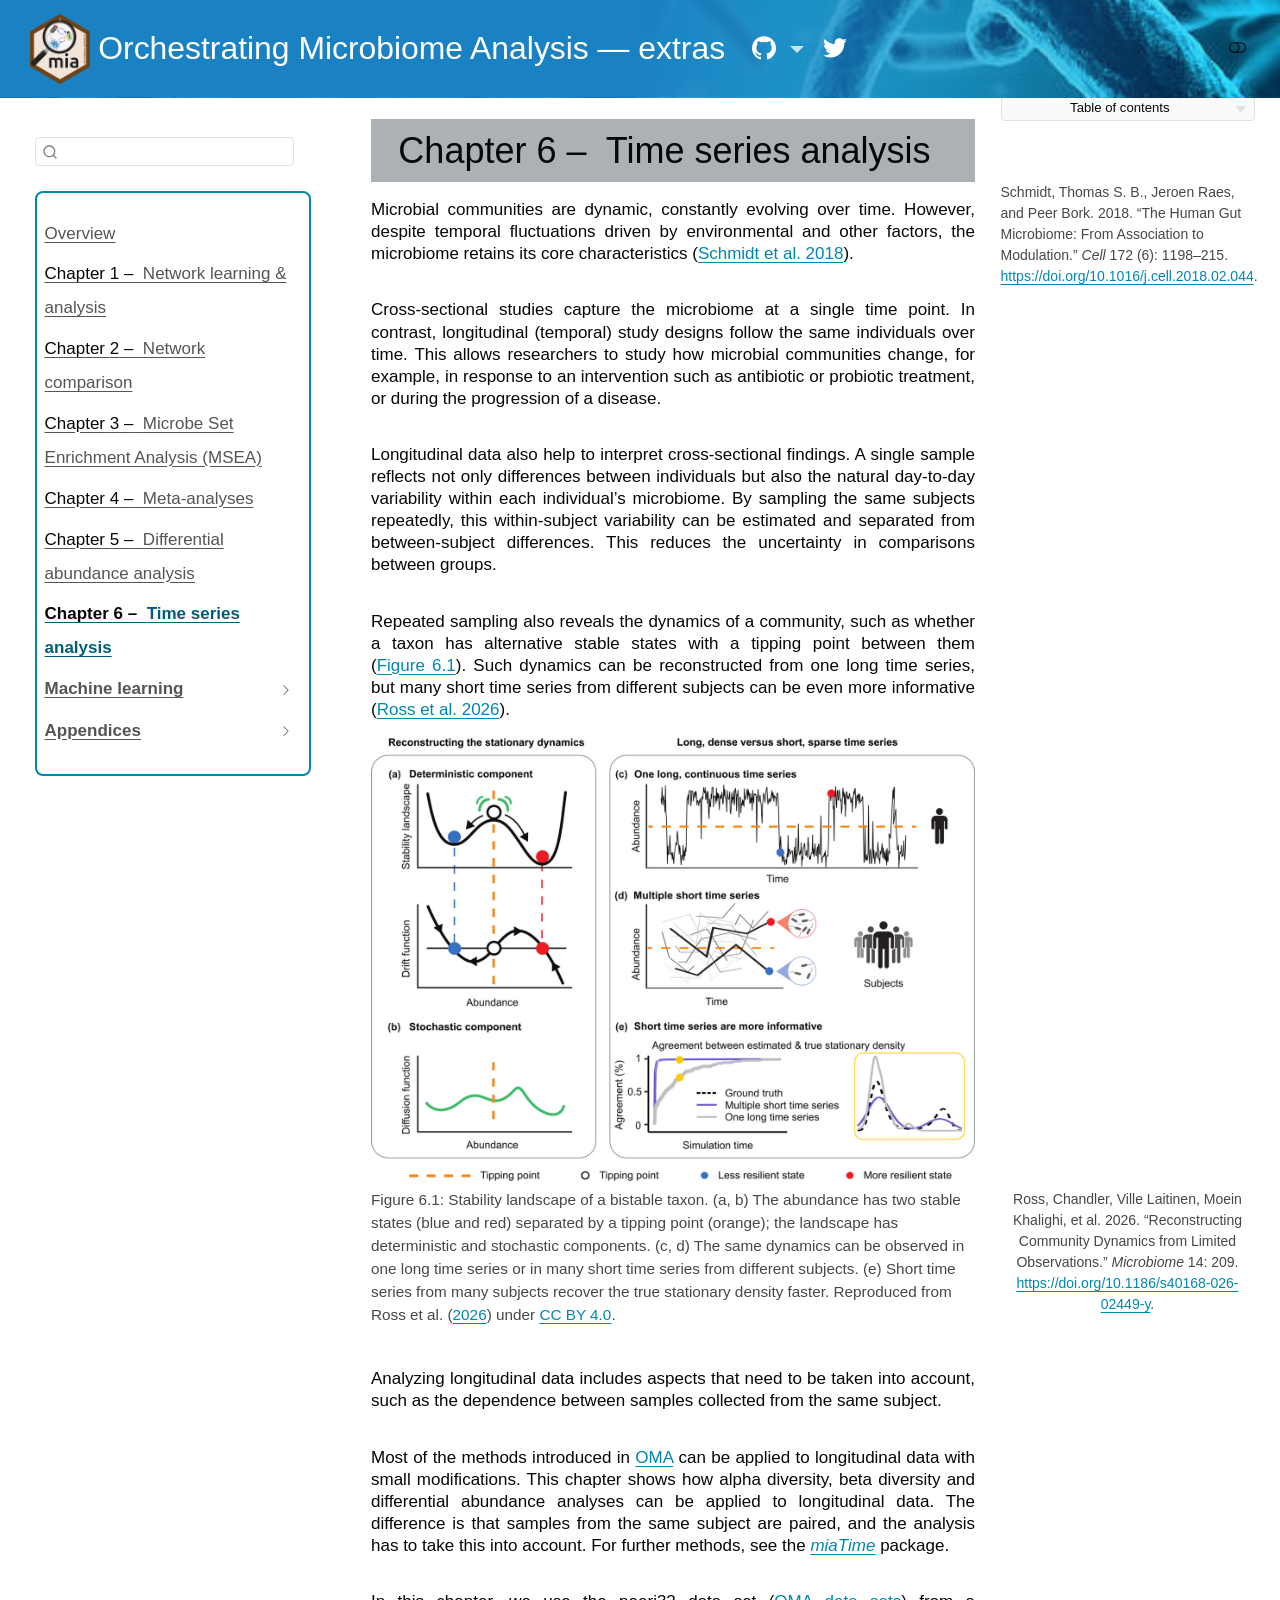
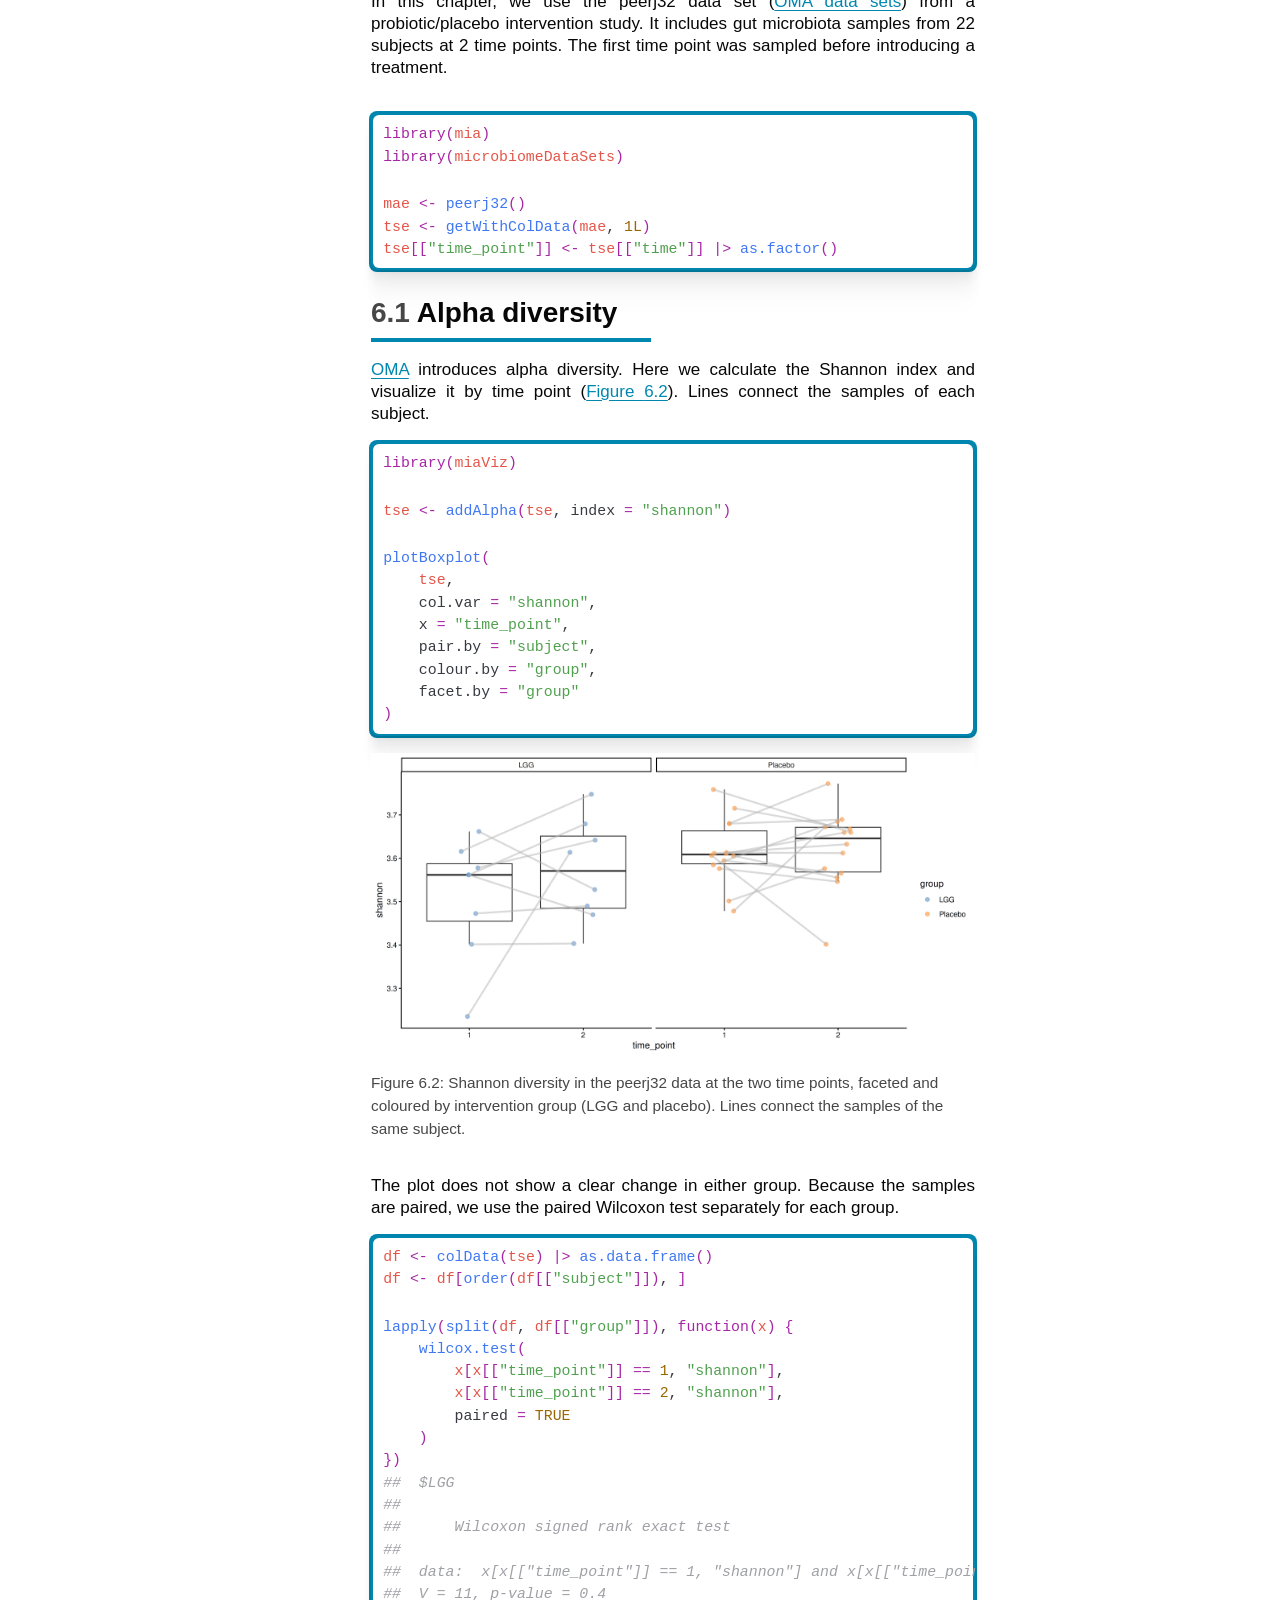
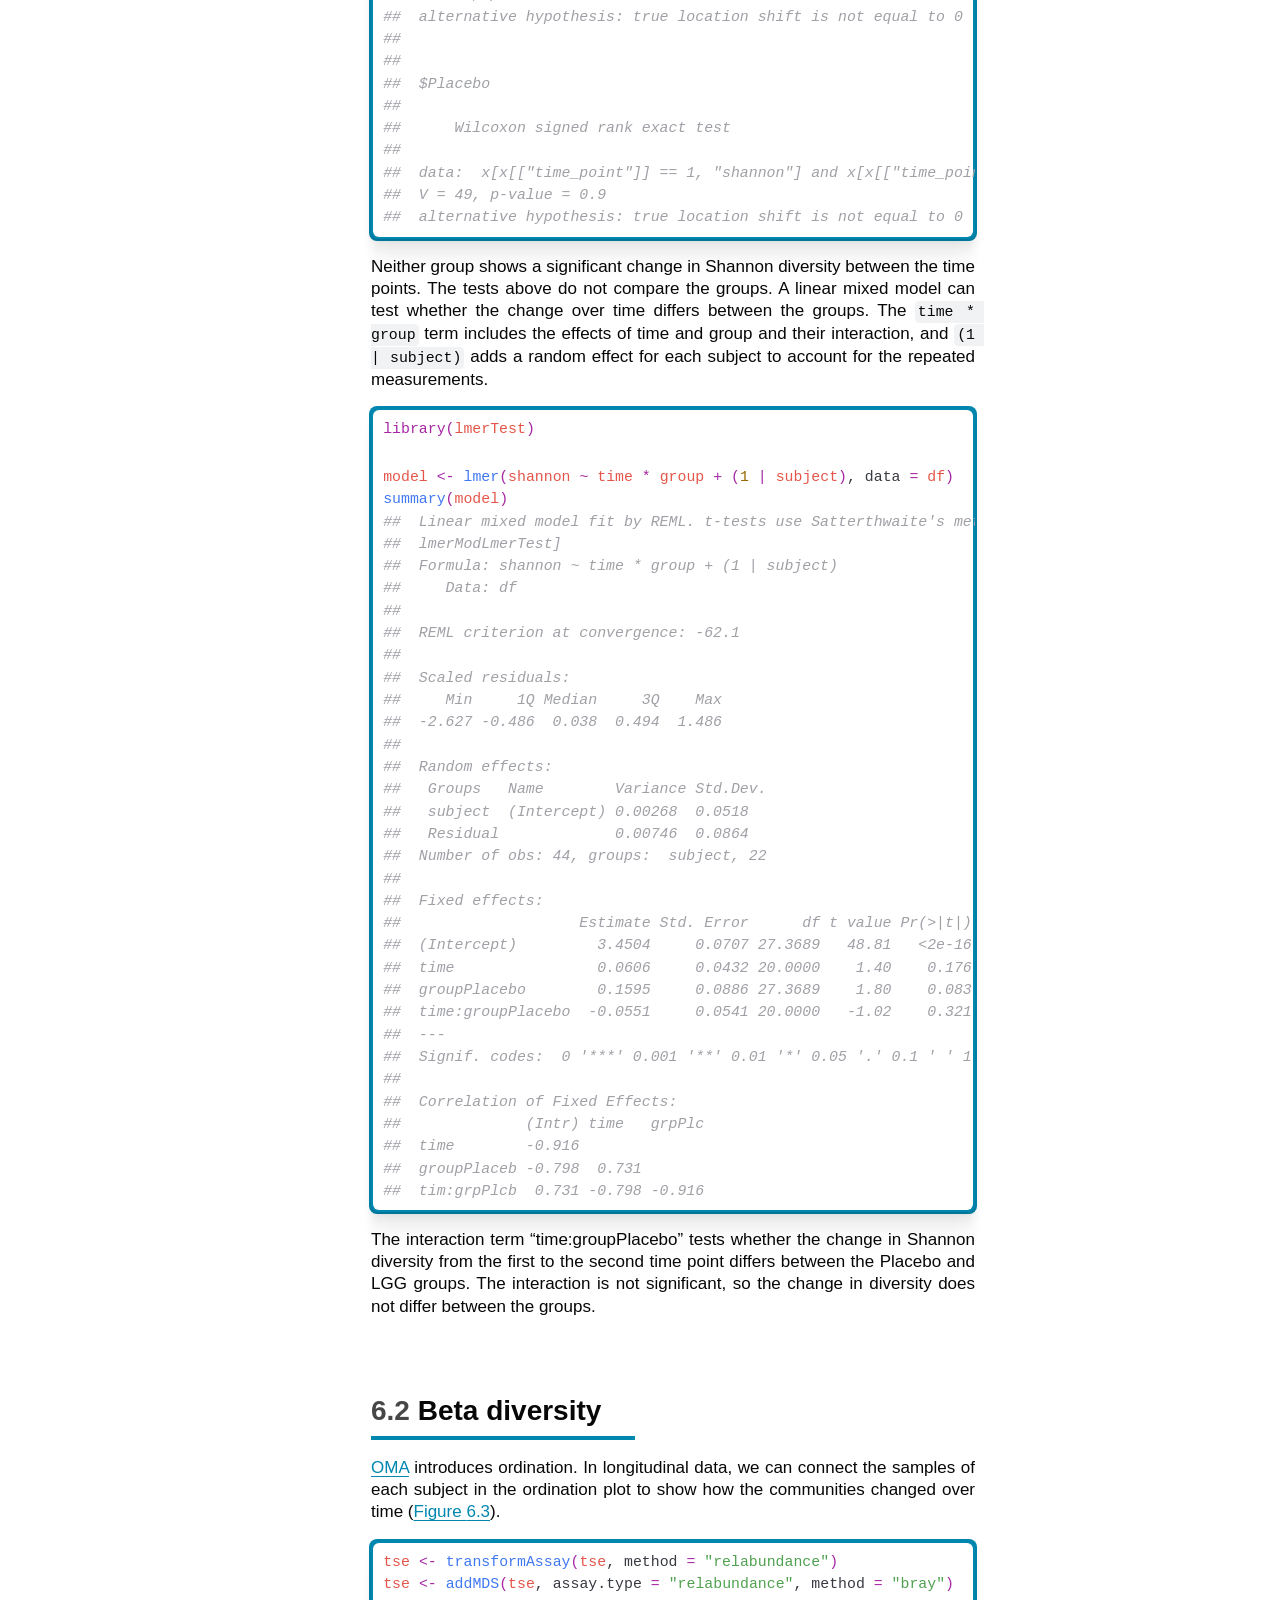
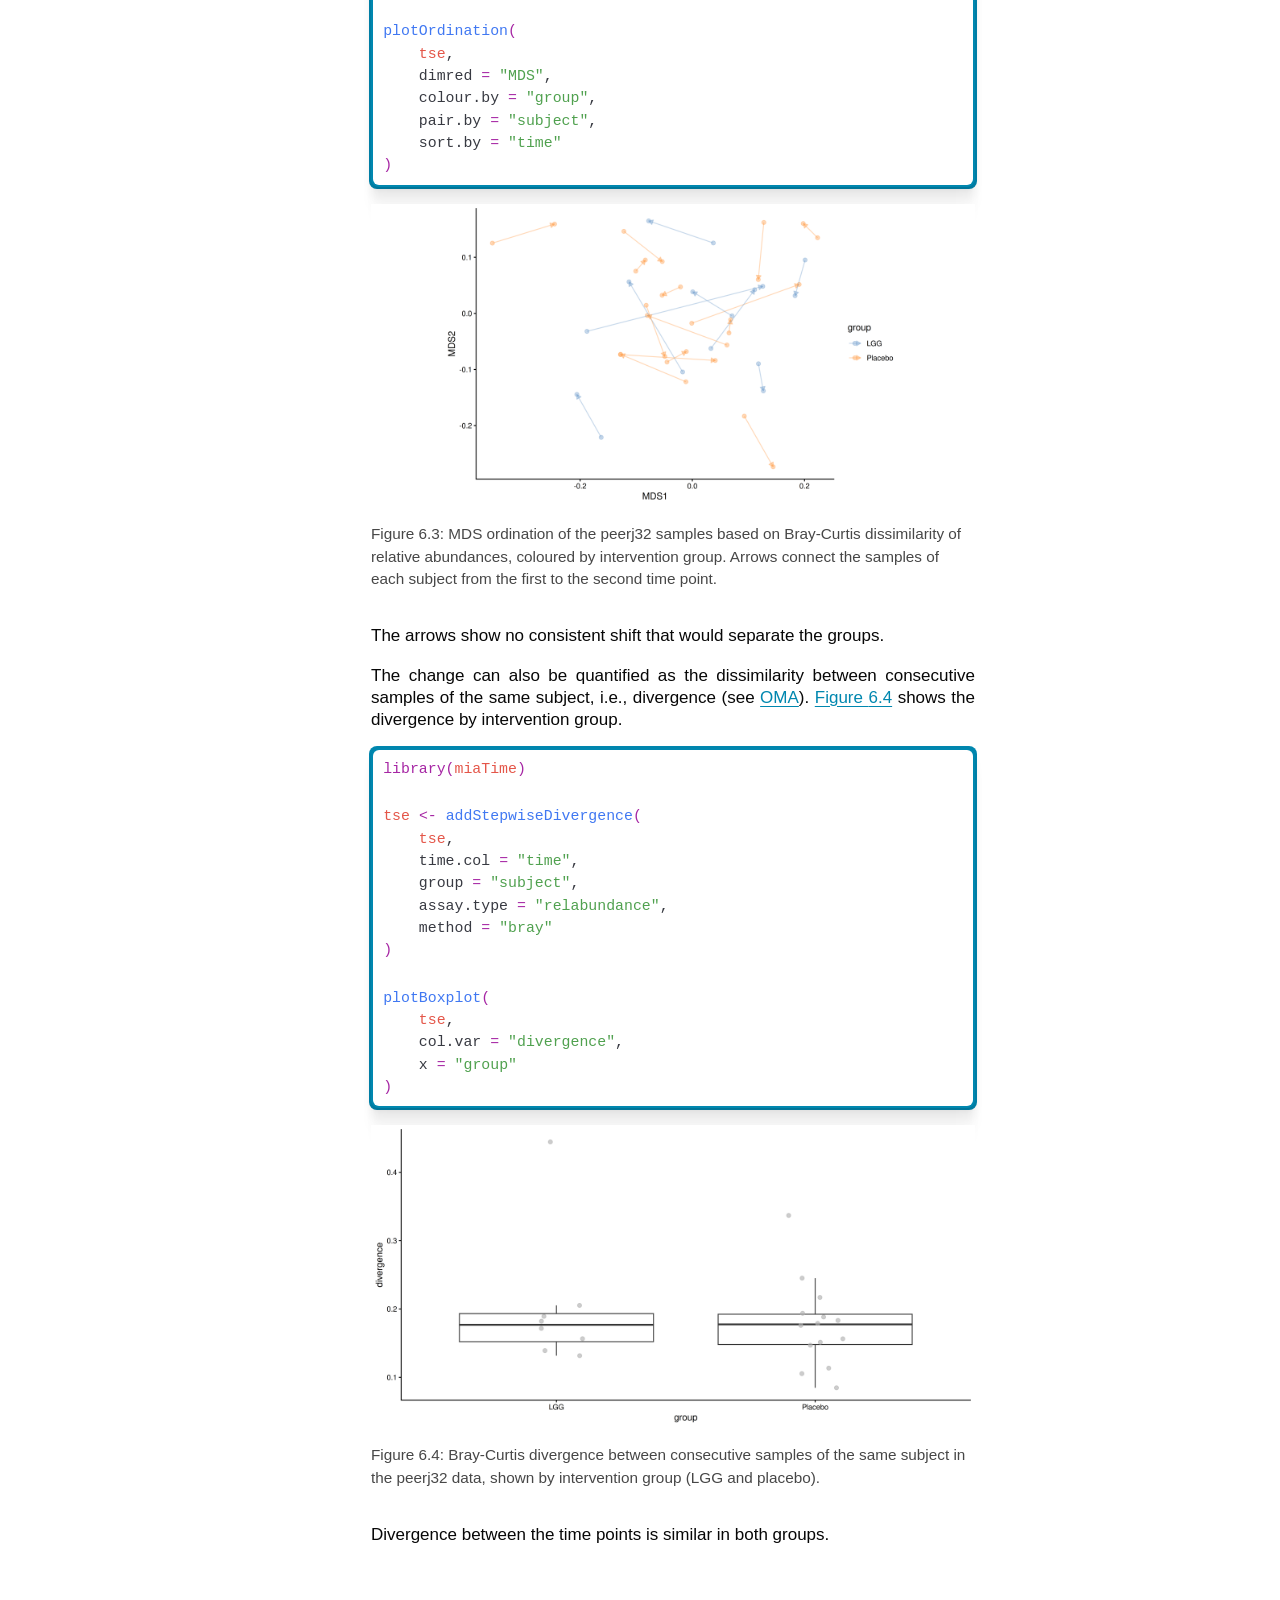
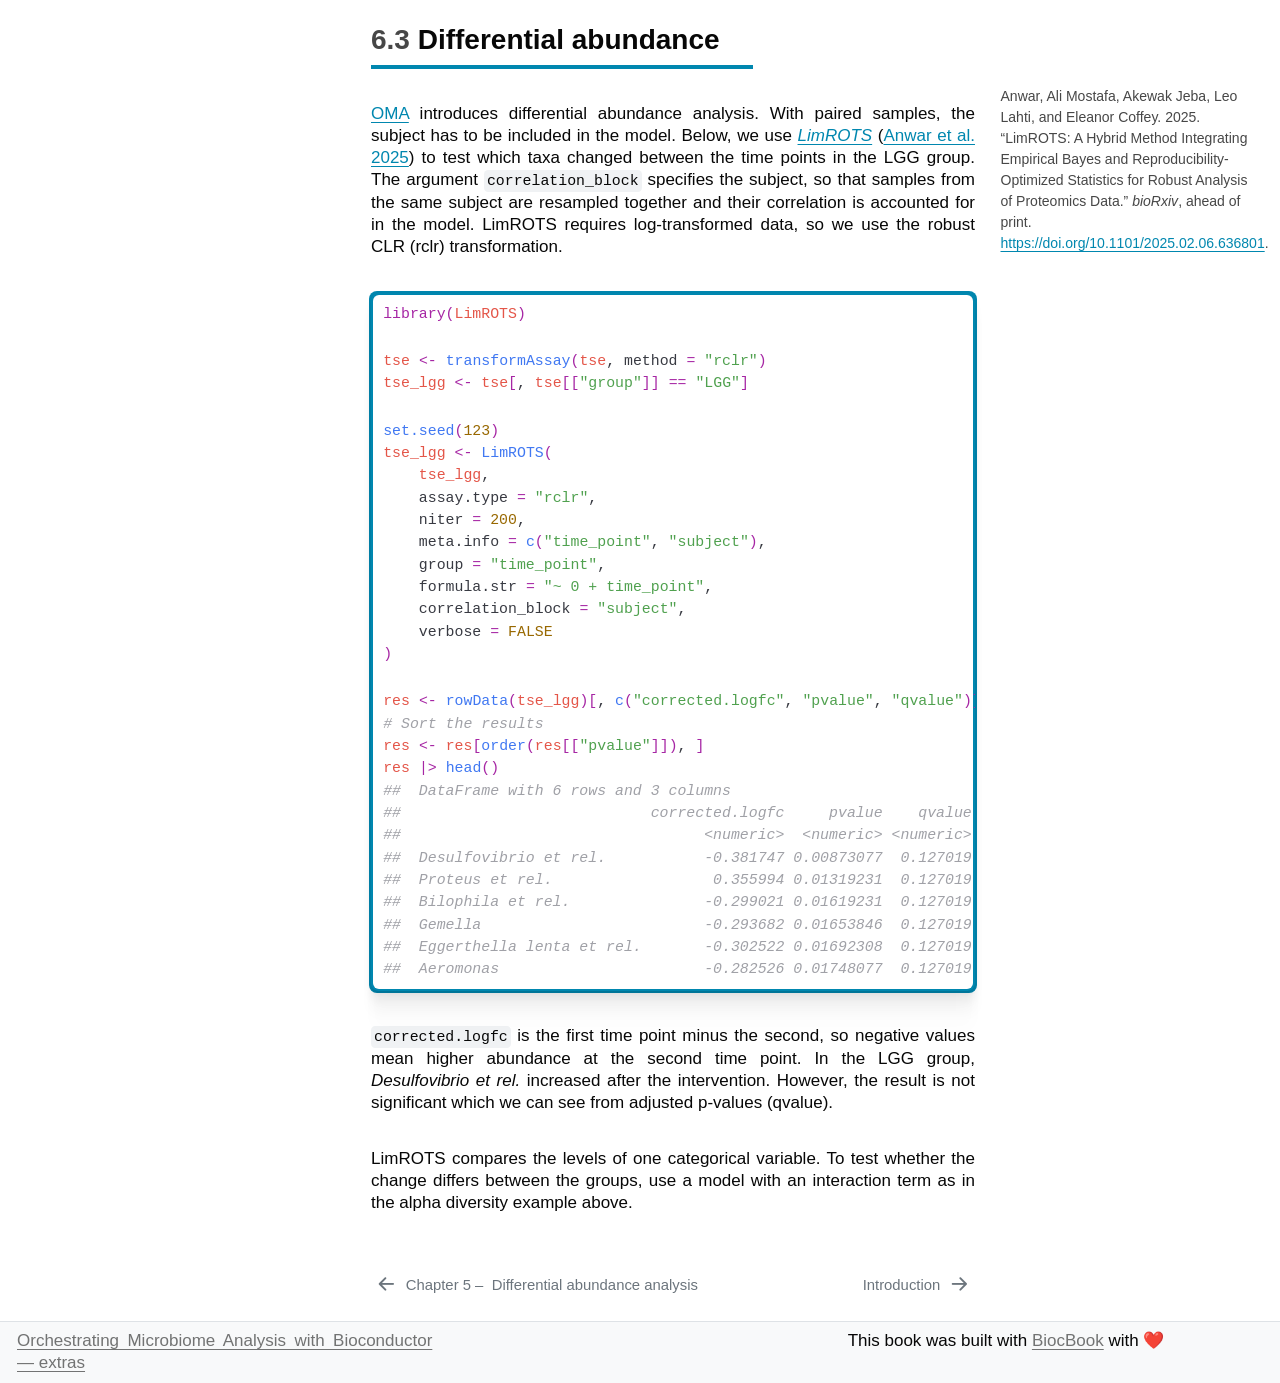
<file: docs/devel/pages/time_series.html>
<!DOCTYPE html>
<html xmlns="http://www.w3.org/1999/xhtml" lang="en" xml:lang="en"><head>
<meta http-equiv="Content-Type" content="text/html; charset=UTF-8">
<meta charset="utf-8">
<meta name="generator" content="quarto-1.10.18">
<meta name="viewport" content="width=device-width, initial-scale=1.0, user-scalable=yes">
<title>6&nbsp; Time series analysis – Orchestrating Microbiome Analysis — extras</title>
<style>
/* Default styles provided by pandoc.
** See https://pandoc.org/MANUAL.html#variables-for-html for config info.
*/
span.smallcaps{font-variant: small-caps;}
div.columns{display: flex; gap: 1.5em;}
div.column{flex: auto;}
@media screen {
div.columns{gap: min(4vw, 1.5em);}
div.column{overflow-x: auto;}
}
div.hanging-indent{margin-left: 1.5em; text-indent: -1.5em;}
ul.task-list{list-style: none;}
ul.task-list li input[type="checkbox"] {
  width: 0.8em;
  margin: 0 0.8em 0.2em -1em; /* quarto-specific, see https://github.com/quarto-dev/quarto-cli/issues/4556 */ 
  vertical-align: middle;
}
/* CSS for syntax highlighting */
html { -webkit-text-size-adjust: 100%; }
pre > code.sourceCode { white-space: pre; position: relative; }
pre > code.sourceCode > span { display: inline-block; line-height: 1.25; }
pre > code.sourceCode > span:empty { height: 1.2em; }
.sourceCode { overflow: visible; }
code.sourceCode > span { color: inherit; text-decoration: inherit; }
div.sourceCode { margin: 1em 0; }
pre.sourceCode { margin: 0; }
@media screen {
div.sourceCode { overflow: auto; }
}
@media print {
pre > code.sourceCode { white-space: pre-wrap; }
pre > code.sourceCode > span { text-indent: -5em; padding-left: 5em; }
}
pre.numberSource code
  { counter-reset: source-line 0; }
pre.numberSource code > span
  { position: relative; left: -4em; counter-increment: source-line; }
pre.numberSource code > span > a:first-child::before
  { content: counter(source-line);
    position: relative; left: -1em; text-align: right; vertical-align: baseline;
    border: none; display: inline-block;
    -webkit-touch-callout: none; -webkit-user-select: none;
    -khtml-user-select: none; -moz-user-select: none;
    -ms-user-select: none; user-select: none;
    padding: 0 4px; width: 4em;
  }
pre.numberSource { margin-left: 3em;  padding-left: 4px; }
div.sourceCode
  {   }
@media screen {
pre > code.sourceCode > span > a:first-child::before { text-decoration: underline; }
}
/* CSS for citations */
div.csl-bib-body { }
div.csl-entry {
  clear: both;
}
.hanging-indent div.csl-entry {
  margin-left:2em;
  text-indent:-2em;
}
div.csl-left-margin {
  min-width:2em;
  float:left;
}
div.csl-right-inline {
  margin-left:2em;
  padding-left:1em;
}
div.csl-indent {
  margin-left: 2em;
}</style>

<script src="../site_libs/quarto-nav/quarto-nav.js"></script>
<script src="../site_libs/quarto-nav/headroom.min.js"></script>
<script src="../site_libs/clipboard/clipboard.min.js"></script>
<script src="../site_libs/quarto-search/autocomplete.umd.js"></script>
<script src="../site_libs/quarto-search/fuse.min.js"></script>
<script src="../site_libs/quarto-search/quarto-search.js"></script>
<meta name="quarto:offset" content="../">
<link href="../pages/machine_learning_intro.html" rel="next">
<link href="../pages/extra_daa.html" rel="prev">
<link href="../assets/favicon.png" rel="icon" type="image/png">
<script src="../site_libs/quarto-html/quarto.js" type="module"></script>
<script src="../site_libs/quarto-html/tabsets/tabsets.js" type="module"></script>
<script src="../site_libs/quarto-html/popper.min.js"></script>
<script src="../site_libs/quarto-html/tippy.umd.min.js"></script>
<script src="../site_libs/quarto-html/anchor.min.js"></script>
<link href="../site_libs/quarto-html/tippy.css" rel="stylesheet">
<link href="../site_libs/quarto-html/quarto-syntax-highlighting-eec68b17241c1efd3eae2de50d816e3e.css" rel="stylesheet" class="quarto-color-scheme" id="quarto-text-highlighting-styles">
<link href="../site_libs/quarto-html/quarto-syntax-highlighting-dark-25dec783d6e1d11f8e0bba9e4fbb47f4.css" rel="stylesheet" class="quarto-color-scheme quarto-color-alternate" id="quarto-text-highlighting-styles">
<link href="../site_libs/quarto-html/quarto-syntax-highlighting-eec68b17241c1efd3eae2de50d816e3e.css" rel="stylesheet" class="quarto-color-scheme-extra" id="quarto-text-highlighting-styles">
<script src="../site_libs/bootstrap/bootstrap.min.js"></script>
<link href="../site_libs/bootstrap/bootstrap-icons.css" rel="stylesheet">
<link href="../site_libs/bootstrap/bootstrap-2f1fe5fedccd1203b1aa867fe9cfce58.min.css" rel="stylesheet" append-hash="true" class="quarto-color-scheme" id="quarto-bootstrap" data-mode="light">
<link href="../site_libs/bootstrap/bootstrap-dark-036ce5d4a32f44c60d96ed3111f9e174.min.css" rel="stylesheet" append-hash="true" class="quarto-color-scheme quarto-color-alternate" id="quarto-bootstrap" data-mode="dark">
<link href="../site_libs/bootstrap/bootstrap-2f1fe5fedccd1203b1aa867fe9cfce58.min.css" rel="stylesheet" append-hash="true" class="quarto-color-scheme-extra" id="quarto-bootstrap" data-mode="light"><script id="quarto-search-options" type="application/json">{
  "location": "sidebar",
  "copy-button": false,
  "collapse-after": 3,
  "panel-placement": "start",
  "type": "textbox",
  "limit": 50,
  "keyboard-shortcut": [
    "f",
    "/",
    "s"
  ],
  "language": {
    "search-no-results-text": "No results",
    "search-matching-documents-text": "matching documents",
    "search-copy-link-title": "Copy link to search",
    "search-hide-matches-text": "Hide additional matches",
    "search-more-match-text": "more match in this document",
    "search-more-matches-text": "more matches in this document",
    "search-clear-button-title": "Clear",
    "search-text-placeholder": "",
    "search-detached-cancel-button-title": "Cancel",
    "search-submit-button-title": "Submit",
    "search-label": "Search"
  }
}</script>
</head>
<body class="nav-sidebar docked nav-fixed slimcontent quarto-light"><script id="quarto-html-before-body" type="application/javascript">
    const toggleBodyColorMode = (bsSheetEl) => {
      const mode = bsSheetEl.getAttribute("data-mode");
      const bodyEl = window.document.querySelector("body");
      if (mode === "dark") {
        bodyEl.classList.add("quarto-dark");
        bodyEl.classList.remove("quarto-light");
      } else {
        bodyEl.classList.add("quarto-light");
        bodyEl.classList.remove("quarto-dark");
      }
    }
    const toggleBodyColorPrimary = () => {
      const bsSheetEl = window.document.querySelector("link#quarto-bootstrap:not([rel=disabled-stylesheet])");
      if (bsSheetEl) {
        toggleBodyColorMode(bsSheetEl);
      }
    }
    const setColorSchemeToggle = (alternate) => {
      const toggles = window.document.querySelectorAll('.quarto-color-scheme-toggle');
      for (let i=0; i < toggles.length; i++) {
        const toggle = toggles[i];
        if (toggle) {
          if (alternate) {
            toggle.classList.add("alternate");
          } else {
            toggle.classList.remove("alternate");
          }
        }
      }
    };
    const toggleColorMode = (alternate) => {
      // Switch the stylesheets
      const primaryStylesheets = window.document.querySelectorAll('link.quarto-color-scheme:not(.quarto-color-alternate)');
      const alternateStylesheets = window.document.querySelectorAll('link.quarto-color-scheme.quarto-color-alternate');
      manageTransitions('#quarto-margin-sidebar .nav-link', false);
      if (alternate) {
        // note: dark is layered on light, we don't disable primary!
        enableStylesheet(alternateStylesheets);
        for (const sheetNode of alternateStylesheets) {
          if (sheetNode.id === "quarto-bootstrap") {
            toggleBodyColorMode(sheetNode);
          }
        }
      } else {
        disableStylesheet(alternateStylesheets);
        enableStylesheet(primaryStylesheets)
        toggleBodyColorPrimary();
      }
      manageTransitions('#quarto-margin-sidebar .nav-link', true);
      // Switch the toggles
      setColorSchemeToggle(alternate)
      // Hack to workaround the fact that safari doesn't
      // properly recolor the scrollbar when toggling (#1455)
      if (navigator.userAgent.indexOf('Safari') > 0 && navigator.userAgent.indexOf('Chrome') == -1) {
        manageTransitions("body", false);
        window.scrollTo(0, 1);
        setTimeout(() => {
          window.scrollTo(0, 0);
          manageTransitions("body", true);
        }, 40);
      }
    }
    const disableStylesheet = (stylesheets) => {
      for (let i=0; i < stylesheets.length; i++) {
        const stylesheet = stylesheets[i];
        stylesheet.rel = 'disabled-stylesheet';
      }
    }
    const enableStylesheet = (stylesheets) => {
      for (let i=0; i < stylesheets.length; i++) {
        const stylesheet = stylesheets[i];
        if(stylesheet.rel !== 'stylesheet') { // for Chrome, which will still FOUC without this check
          stylesheet.rel = 'stylesheet';
        }
      }
    }
    const manageTransitions = (selector, allowTransitions) => {
      const els = window.document.querySelectorAll(selector);
      for (let i=0; i < els.length; i++) {
        const el = els[i];
        if (allowTransitions) {
          el.classList.remove('notransition');
        } else {
          el.classList.add('notransition');
        }
      }
    }
    const isFileUrl = () => {
      return window.location.protocol === 'file:';
    }
    const hasAlternateSentinel = () => {
      let styleSentinel = getColorSchemeSentinel();
      if (styleSentinel !== null) {
        return styleSentinel === "alternate";
      } else {
        return false;
      }
    }
    const setStyleSentinel = (alternate) => {
      const value = alternate ? "alternate" : "default";
      if (!isFileUrl()) {
        window.localStorage.setItem("quarto-color-scheme", value);
      } else {
        localAlternateSentinel = value;
      }
    }
    const getColorSchemeSentinel = () => {
      if (!isFileUrl()) {
        const storageValue = window.localStorage.getItem("quarto-color-scheme");
        return storageValue != null ? storageValue : localAlternateSentinel;
      } else {
        return localAlternateSentinel;
      }
    }
    const toggleGiscusIfUsed = (isAlternate, darkModeDefault) => {
      const baseTheme = document.querySelector('#giscus-base-theme')?.value ?? 'light';
      const alternateTheme = document.querySelector('#giscus-alt-theme')?.value ?? 'dark';
      let newTheme = '';
      if(authorPrefersDark) {
        newTheme = isAlternate ? baseTheme : alternateTheme;
      } else {
        newTheme = isAlternate ? alternateTheme : baseTheme;
      }
      const changeGiscusTheme = () => {
        // From: https://github.com/giscus/giscus/issues/336
        const sendMessage = (message) => {
          const iframe = document.querySelector('iframe.giscus-frame');
          if (!iframe) return;
          iframe.contentWindow.postMessage({ giscus: message }, 'https://giscus.app');
        }
        sendMessage({
          setConfig: {
            theme: newTheme
          }
        });
      }
      const isGiscussLoaded = window.document.querySelector('iframe.giscus-frame') !== null;
      if (isGiscussLoaded) {
        changeGiscusTheme();
      }
    };
    const authorPrefersDark = false;
    const darkModeDefault = authorPrefersDark;
      document.querySelector('link#quarto-text-highlighting-styles.quarto-color-scheme-extra').rel = 'disabled-stylesheet';
      document.querySelector('link#quarto-bootstrap.quarto-color-scheme-extra').rel = 'disabled-stylesheet';
    let localAlternateSentinel = darkModeDefault ? 'alternate' : 'default';
    // Dark / light mode switch
    window.quartoToggleColorScheme = () => {
      // Read the current dark / light value
      let toAlternate = !hasAlternateSentinel();
      toggleColorMode(toAlternate);
      setStyleSentinel(toAlternate);
      toggleGiscusIfUsed(toAlternate, darkModeDefault);
      window.dispatchEvent(new Event('resize'));
    };
    // Switch to dark mode if need be
    if (hasAlternateSentinel()) {
      toggleColorMode(true);
    } else {
      toggleColorMode(false);
    }
  </script>

<div id="quarto-search-results"></div>
  <header id="quarto-header" class="headroom fixed-top"><nav class="navbar navbar-expand-lg " data-bs-theme="dark"><div class="navbar-container container-fluid">
      <div class="navbar-brand-container mx-auto">
    <a href="../index.html" class="navbar-brand navbar-brand-logo">
    <img src="../assets/mia_logo.png" alt="" class="navbar-logo light-content"><img src="../assets/mia_logo.png" alt="" class="navbar-logo dark-content"></a>
    <a class="navbar-brand" href="../index.html">
    <span class="navbar-title">Orchestrating Microbiome Analysis — extras</span>
    </a>
  </div>
          <button class="navbar-toggler" type="button" data-bs-toggle="collapse" data-bs-target="#navbarCollapse" aria-controls="navbarCollapse" role="menu" aria-expanded="false" aria-label="Toggle navigation" onclick="if (window.quartoToggleHeadroom) { window.quartoToggleHeadroom(); }">
  <span class="navbar-toggler-icon"></span>
</button>
          <div class="collapse navbar-collapse" id="navbarCollapse">
            <ul class="navbar-nav navbar-nav-scroll me-auto">
<li class="nav-item dropdown ">
    <a class="nav-link dropdown-toggle" href="#" id="nav-menu-bi-github" role="link" data-bs-toggle="dropdown" aria-expanded="false">
      <i class="bi bi-github" role="img">
</i> 
 <span class="menu-text"></span>
    </a>
    <ul class="dropdown-menu" aria-labelledby="nav-menu-bi-github">
<li>
    <a class="dropdown-item" href="https://github.com/microbiome/OMA-extras/">
 <span class="dropdown-text">Source Code</span></a>
  </li>  
        <li>
    <a class="dropdown-item" href="https://microbiome.github.io/OMA-extras/docs/devel/">
 <span class="dropdown-text">Browse version <code>devel</code></span></a>
  </li>  
    </ul>
</li>
  <li class="nav-item compact">
    <a class="nav-link" href="https://twitter.com"> <i class="bi bi-twitter" role="img">
</i> 
<span class="menu-text"></span></a>
  </li>  
</ul>
</div> <!-- /navcollapse -->
            <div class="quarto-navbar-tools">
  <a href="" class="quarto-color-scheme-toggle quarto-navigation-tool  px-1" onclick="window.quartoToggleColorScheme(); return false;" title="Toggle dark mode"><i class="bi"></i></a>
</div>
      </div> <!-- /container-fluid -->
    </nav><nav class="quarto-secondary-nav"><div class="container-fluid d-flex">
      <button type="button" class="quarto-btn-toggle btn" data-bs-toggle="collapse" role="button" data-bs-target=".quarto-sidebar-collapse-item" aria-controls="quarto-sidebar" aria-expanded="false" aria-label="Toggle sidebar navigation" onclick="if (window.quartoToggleHeadroom) { window.quartoToggleHeadroom(); }">
        <i class="bi bi-layout-text-sidebar-reverse"></i>
      </button>
        <nav class="quarto-page-breadcrumbs" aria-label="breadcrumb"><ol class="breadcrumb"><li class="breadcrumb-item"><a href="../pages/time_series.html"><span class="chapter-number">6</span>&nbsp; <span class="chapter-title">Time series analysis</span></a></li></ol></nav>
        <a class="flex-grow-1" role="navigation" data-bs-toggle="collapse" data-bs-target=".quarto-sidebar-collapse-item" aria-controls="quarto-sidebar" aria-expanded="false" aria-label="Toggle sidebar navigation" onclick="if (window.quartoToggleHeadroom) { window.quartoToggleHeadroom(); }">      
        </a>
      <button type="button" class="btn quarto-search-button" aria-label="Search" onclick="window.quartoOpenSearch();">
        <i class="bi bi-search"></i>
      </button>
    </div>
  </nav></header><!-- content --><div id="quarto-content" class="quarto-container page-columns page-rows-contents page-layout-article page-navbar">
<!-- sidebar -->
  <nav id="quarto-sidebar" class="sidebar collapse collapse-horizontal quarto-sidebar-collapse-item sidebar-navigation docked overflow-auto"><div class="mt-2 flex-shrink-0 align-items-center">
        <div class="sidebar-search">
        <div id="quarto-search" class="" title="Search"></div>
        </div>
        </div>
    <div class="sidebar-menu-container"> 
    <ul class="list-unstyled mt-1">
<li class="sidebar-item">
  <div class="sidebar-item-container"> 
  <a href="../index.html" class="sidebar-item-text sidebar-link">
 <span class="menu-text">Overview</span></a>
  </div>
</li>
        <li class="sidebar-item">
  <div class="sidebar-item-container"> 
  <a href="../pages/network_learning.html" class="sidebar-item-text sidebar-link">
 <span class="menu-text"><span class="chapter-number">1</span>&nbsp; <span class="chapter-title">Network learning &amp; analysis</span></span></a>
  </div>
</li>
        <li class="sidebar-item">
  <div class="sidebar-item-container"> 
  <a href="../pages/network_comparison.html" class="sidebar-item-text sidebar-link">
 <span class="menu-text"><span class="chapter-number">2</span>&nbsp; <span class="chapter-title">Network comparison</span></span></a>
  </div>
</li>
        <li class="sidebar-item">
  <div class="sidebar-item-container"> 
  <a href="../pages/msea.html" class="sidebar-item-text sidebar-link">
 <span class="menu-text"><span class="chapter-number">3</span>&nbsp; <span class="chapter-title">Microbe Set Enrichment Analysis (MSEA)</span></span></a>
  </div>
</li>
        <li class="sidebar-item">
  <div class="sidebar-item-container"> 
  <a href="../pages/mmuphin_meta_analysis.html" class="sidebar-item-text sidebar-link">
 <span class="menu-text"><span class="chapter-number">4</span>&nbsp; <span class="chapter-title">Meta-analyses</span></span></a>
  </div>
</li>
        <li class="sidebar-item">
  <div class="sidebar-item-container"> 
  <a href="../pages/extra_daa.html" class="sidebar-item-text sidebar-link">
 <span class="menu-text"><span class="chapter-number">5</span>&nbsp; <span class="chapter-title">Differential abundance analysis</span></span></a>
  </div>
</li>
        <li class="sidebar-item">
  <div class="sidebar-item-container"> 
  <a href="../pages/time_series.html" class="sidebar-item-text sidebar-link active">
 <span class="menu-text"><span class="chapter-number">6</span>&nbsp; <span class="chapter-title">Time series analysis</span></span></a>
  </div>
</li>
        <li class="sidebar-item sidebar-item-section">
      <div class="sidebar-item-container"> 
            <a class="sidebar-item-text sidebar-link text-start collapsed" data-bs-toggle="collapse" data-bs-target="#quarto-sidebar-section-1" role="navigation" aria-expanded="false">
 <span class="menu-text">Machine learning</span></a>
          <a class="sidebar-item-toggle text-start collapsed" data-bs-toggle="collapse" data-bs-target="#quarto-sidebar-section-1" role="navigation" aria-expanded="false" aria-label="Toggle section">
            <i class="bi bi-chevron-right ms-2"></i>
          </a> 
      </div>
      <ul id="quarto-sidebar-section-1" class="collapse list-unstyled sidebar-section depth1 ">
<li class="sidebar-item">
  <div class="sidebar-item-container"> 
  <a href="../pages/machine_learning_intro.html" class="sidebar-item-text sidebar-link">
 <span class="menu-text">Introduction</span></a>
  </div>
</li>
          <li class="sidebar-item">
  <div class="sidebar-item-container"> 
  <a href="../pages/machine_learning.html" class="sidebar-item-text sidebar-link">
 <span class="menu-text"><span class="chapter-number">7</span>&nbsp; <span class="chapter-title">Machine learning</span></span></a>
  </div>
</li>
      </ul>
</li>
        <li class="sidebar-item sidebar-item-section">
      <div class="sidebar-item-container"> 
            <a class="sidebar-item-text sidebar-link text-start collapsed" data-bs-toggle="collapse" data-bs-target="#quarto-sidebar-section-2" role="navigation" aria-expanded="false">
 <span class="menu-text">Appendices</span></a>
          <a class="sidebar-item-toggle text-start collapsed" data-bs-toggle="collapse" data-bs-target="#quarto-sidebar-section-2" role="navigation" aria-expanded="false" aria-label="Toggle section">
            <i class="bi bi-chevron-right ms-2"></i>
          </a> 
      </div>
      <ul id="quarto-sidebar-section-2" class="collapse list-unstyled sidebar-section depth1 ">
<li class="sidebar-item">
  <div class="sidebar-item-container"> 
  <a href="../pages/session_info.html" class="sidebar-item-text sidebar-link">
 <span class="menu-text"><span class="chapter-number">A</span>&nbsp; <span class="chapter-title">Technical info</span></span></a>
  </div>
</li>
      </ul>
</li>
    </ul>
</div>
</nav><div id="quarto-sidebar-glass" class="quarto-sidebar-collapse-item" data-bs-toggle="collapse" data-bs-target=".quarto-sidebar-collapse-item"></div>
<!-- margin-sidebar -->
    <div id="quarto-margin-sidebar" class="sidebar margin-sidebar">
        <nav id="TOC" role="doc-toc" class="toc-active"><h2 id="toc-title">Table of contents</h2>
   
  <ul>
<li><a href="#alpha-diversity" id="toc-alpha-diversity" class="nav-link active" data-scroll-target="#alpha-diversity"><span class="header-section-number">6.1</span> Alpha diversity</a></li>
  <li><a href="#beta-diversity" id="toc-beta-diversity" class="nav-link" data-scroll-target="#beta-diversity"><span class="header-section-number">6.2</span> Beta diversity</a></li>
  <li><a href="#differential-abundance" id="toc-differential-abundance" class="nav-link" data-scroll-target="#differential-abundance"><span class="header-section-number">6.3</span> Differential abundance</a></li>
  </ul></nav>
    </div>
<!-- main -->
<main class="content page-columns page-full" id="quarto-document-content"><header id="title-block-header" class="quarto-title-block default"><div class="quarto-title">
<h1 class="title"><span id="sec-time-series" class="quarto-section-identifier"><span class="chapter-number">6</span>&nbsp; <span class="chapter-title">Time series analysis</span></span></h1>
</div>



<div class="quarto-title-meta">

    
  
    
  </div>
  


</header><div class="cell" data-layout-align="center">
<script>
document.addEventListener("click", function (event) {
    if (event.target.classList.contains("rebook-collapse")) {
        event.target.classList.toggle("active");
        var content = event.target.nextElementSibling;
        if (content.style.display === "block") {
            content.style.display = "none";
        } else {
            content.style.display = "block";
        }
    }
})
</script><style>
.rebook-collapse {
  background-color: #eee;
  color: #444;
  cursor: pointer;
  padding: 18px;
  width: 100%;
  border: none;
  text-align: left;
  outline: none;
  font-size: 15px;
}

.rebook-content {
  padding: 0 18px;
  display: none;
  overflow: hidden;
  background-color: #f1f1f1;
}
</style>
</div>
<p>Microbial communities are dynamic, constantly evolving over time. However, despite temporal fluctuations driven by environmental and other factors, the microbiome retains its core characteristics <span class="citation" data-cites="Schmidt2018">(<a href="#ref-Schmidt2018" role="doc-biblioref">Schmidt et al. 2018</a>)</span>.</p>
<div class="no-row-height column-margin column-container"><div id="ref-Schmidt2018" class="csl-entry" role="listitem">
Schmidt, Thomas S. B., Jeroen Raes, and Peer Bork. 2018. <span>“The Human Gut Microbiome: From Association to Modulation.”</span> <em>Cell</em> 172 (6): 1198–215. <a href="https://doi.org/10.1016/j.cell.2018.02.044">https://doi.org/10.1016/j.cell.2018.02.044</a>.
</div></div><p>Cross-sectional studies capture the microbiome at a single time point. In contrast, longitudinal (temporal) study designs follow the same individuals over time. This allows researchers to study how microbial communities change, for example, in response to an intervention such as antibiotic or probiotic treatment, or during the progression of a disease.</p>
<p>Longitudinal data also help to interpret cross-sectional findings. A single sample reflects not only differences between individuals but also the natural day-to-day variability within each individual’s microbiome. By sampling the same subjects repeatedly, this within-subject variability can be estimated and separated from between-subject differences. This reduces the uncertainty in comparisons between groups.</p>
<p>Repeated sampling also reveals the dynamics of a community, such as whether a taxon has alternative stable states with a tipping point between them (<a href="#fig-ts-stability" class="quarto-xref">Figure&nbsp;<span>6.1</span></a>). Such dynamics can be reconstructed from one long time series, but many short time series from different subjects can be even more informative <span class="citation" data-cites="Ross2026">(<a href="#ref-Ross2026" role="doc-biblioref">Ross et al. 2026</a>)</span>.</p>
<div class="no-row-height column-margin column-container"></div><div id="fig-ts-stability" class="quarto-float quarto-figure quarto-figure-center anchored page-columns page-full" alt="Panels showing a double-well stability landscape with two stable states and a tipping point, its drift and diffusion functions, one long time series switching between two states, many short time series from several subjects, and a plot where multiple short time series reach agreement with the true density sooner than one long series.">
<figure class="quarto-float quarto-float-fig figure page-columns page-full"><div aria-describedby="fig-ts-stability-caption-0ceaefa1-69ba-4598-a22c-09a6ac19f8ca">
<img src="figures/time_series_stability.png" class="img-fluid figure-img" alt="Panels showing a double-well stability landscape with two stable states and a tipping point, its drift and diffusion functions, one long time series switching between two states, many short time series from several subjects, and a plot where multiple short time series reach agreement with the true density sooner than one long series.">
</div>
<figcaption class="quarto-float-caption-bottom quarto-float-caption quarto-float-fig" id="fig-ts-stability-caption-0ceaefa1-69ba-4598-a22c-09a6ac19f8ca">
Figure&nbsp;6.1: Stability landscape of a bistable taxon. (a, b) The abundance has two stable states (blue and red) separated by a tipping point (orange); the landscape has deterministic and stochastic components. (c, d) The same dynamics can be observed in one long time series or in many short time series from different subjects. (e) Short time series from many subjects recover the true stationary density faster. Reproduced from <span class="citation" data-cites="Ross2026">Ross et al. (<a href="#ref-Ross2026" role="doc-biblioref">2026</a>)</span> under <a href="https://creativecommons.org/licenses/by/4.0/">CC BY 4.0</a>.
</figcaption><div class="no-row-height column-margin column-container"><div id="ref-Ross2026" class="csl-entry" role="listitem">
Ross, Chandler, Ville Laitinen, Moein Khalighi, et al. 2026. <span>“Reconstructing Community Dynamics from Limited Observations.”</span> <em>Microbiome</em> 14: 209. <a href="https://doi.org/10.1186/s40168-026-02449-y">https://doi.org/10.1186/s40168-026-02449-y</a>.
</div></div></figure>
</div>
<p>Analyzing longitudinal data includes aspects that need to be taken into account, such as the dependence between samples collected from the same subject.</p>
<p>Most of the methods introduced in <a href="https://microbiome.github.io/OMA/">OMA</a> can be applied to longitudinal data with small modifications. This chapter shows how alpha diversity, beta diversity and differential abundance analyses can be applied to longitudinal data. The difference is that samples from the same subject are paired, and the analysis has to take this into account. For further methods, see the <em><a href="https://bioconductor.org/packages/3.24/miaTime">miaTime</a></em> package.</p>
<p>In this chapter, we use the peerj32 data set (<a href="https://microbiome.github.io/OMA/docs/devel/pages/data_sets.html#sec-data-peerj32">OMA data sets</a>) from a probiotic/placebo intervention study. It includes gut microbiota samples from 22 subjects at 2 time points. The first time point was sampled before introducing a treatment.</p>
<div class="cell" data-layout-align="center">
<div class="code-copy-outer-scaffold"><div class="sourceCode" id="cb1"><pre class="downlit sourceCode r code-with-copy"><code class="sourceCode R"><span><span class="kw"><a href="https://rdrr.io/r/base/library.html">library</a></span><span class="op">(</span><span class="va"><a href="https://microbiome.github.io/mia/">mia</a></span><span class="op">)</span></span>
<span><span class="kw"><a href="https://rdrr.io/r/base/library.html">library</a></span><span class="op">(</span><span class="va">microbiomeDataSets</span><span class="op">)</span></span>
<span></span>
<span><span class="va">mae</span> <span class="op">&lt;-</span> <span class="fu"><a href="https://rdrr.io/pkg/microbiomeDataSets/man/LahtiMLData.html">peerj32</a></span><span class="op">(</span><span class="op">)</span></span>
<span><span class="va">tse</span> <span class="op">&lt;-</span> <span class="fu"><a href="https://github.com/waldronlab/MultiAssayExperiment/reference/MultiAssayExperiment-helpers.html">getWithColData</a></span><span class="op">(</span><span class="va">mae</span>, <span class="fl">1L</span><span class="op">)</span></span>
<span><span class="va">tse</span><span class="op">[[</span><span class="st">"time_point"</span><span class="op">]</span><span class="op">]</span> <span class="op">&lt;-</span> <span class="va">tse</span><span class="op">[[</span><span class="st">"time"</span><span class="op">]</span><span class="op">]</span> <span class="op">|&gt;</span> <span class="fu"><a href="https://rdrr.io/r/base/factor.html">as.factor</a></span><span class="op">(</span><span class="op">)</span></span></code></pre></div><button title="Copy to Clipboard" class="code-copy-button"><i class="bi"></i></button></div>
</div>
<section id="alpha-diversity" class="level2" data-number="6.1"><h2 data-number="6.1" class="anchored" data-anchor-id="alpha-diversity">
<span class="header-section-number">6.1</span> Alpha diversity</h2>
<p><a href="https://microbiome.github.io/OMA/docs/devel/pages/alpha_diversity.html">OMA</a> introduces alpha diversity. Here we calculate the Shannon index and visualize it by time point (<a href="#fig-time-alpha-shannon" class="quarto-xref">Figure&nbsp;<span>6.2</span></a>). Lines connect the samples of each subject.</p>
<div class="cell" data-layout-align="center">
<div class="code-copy-outer-scaffold"><div class="sourceCode" id="cb2"><pre class="downlit sourceCode r code-with-copy"><code class="sourceCode R"><span><span class="kw"><a href="https://rdrr.io/r/base/library.html">library</a></span><span class="op">(</span><span class="va"><a href="https://github.com/microbiome/miaViz">miaViz</a></span><span class="op">)</span></span>
<span></span>
<span><span class="va">tse</span> <span class="op">&lt;-</span> <span class="fu"><a href="https://microbiome.github.io/mia/reference/addAlpha.html">addAlpha</a></span><span class="op">(</span><span class="va">tse</span>, index <span class="op">=</span> <span class="st">"shannon"</span><span class="op">)</span></span>
<span></span>
<span><span class="fu"><a href="https://rdrr.io/pkg/miaViz/man/plotBoxplot.html">plotBoxplot</a></span><span class="op">(</span></span>
<span>    <span class="va">tse</span>,</span>
<span>    col.var <span class="op">=</span> <span class="st">"shannon"</span>,</span>
<span>    x <span class="op">=</span> <span class="st">"time_point"</span>,</span>
<span>    pair.by <span class="op">=</span> <span class="st">"subject"</span>,</span>
<span>    colour.by <span class="op">=</span> <span class="st">"group"</span>,</span>
<span>    facet.by <span class="op">=</span> <span class="st">"group"</span></span>
<span><span class="op">)</span></span></code></pre></div><button title="Copy to Clipboard" class="code-copy-button"><i class="bi"></i></button></div>
<div class="cell-output-display">
<div id="fig-time-alpha-shannon" class="quarto-float quarto-figure quarto-figure-center anchored" data-fig-align="center">
<figure class="quarto-float quarto-float-fig figure"><div aria-describedby="fig-time-alpha-shannon-caption-0ceaefa1-69ba-4598-a22c-09a6ac19f8ca">
<img src="time_series_files/figure-html/fig-time-alpha-shannon-1.png" class="img-fluid quarto-figure quarto-figure-center figure-img" width="3000">
</div>
<figcaption class="quarto-float-caption-bottom quarto-float-caption quarto-float-fig" id="fig-time-alpha-shannon-caption-0ceaefa1-69ba-4598-a22c-09a6ac19f8ca">
Figure&nbsp;6.2: Shannon diversity in the peerj32 data at the two time points, faceted and coloured by intervention group (LGG and placebo). Lines connect the samples of the same subject.
</figcaption></figure>
</div>
</div>
</div>
<p>The plot does not show a clear change in either group. Because the samples are paired, we use the paired Wilcoxon test separately for each group.</p>
<div class="cell" data-layout-align="center">
<div class="code-copy-outer-scaffold"><div class="sourceCode" id="cb3"><pre class="downlit sourceCode r code-with-copy"><code class="sourceCode R"><span><span class="va">df</span> <span class="op">&lt;-</span> <span class="fu"><a href="https://rdrr.io/pkg/SummarizedExperiment/man/SummarizedExperiment-class.html">colData</a></span><span class="op">(</span><span class="va">tse</span><span class="op">)</span> <span class="op">|&gt;</span> <span class="fu"><a href="https://rdrr.io/r/base/as.data.frame.html">as.data.frame</a></span><span class="op">(</span><span class="op">)</span></span>
<span><span class="va">df</span> <span class="op">&lt;-</span> <span class="va">df</span><span class="op">[</span><span class="fu"><a href="https://rdrr.io/r/base/order.html">order</a></span><span class="op">(</span><span class="va">df</span><span class="op">[[</span><span class="st">"subject"</span><span class="op">]</span><span class="op">]</span><span class="op">)</span>, <span class="op">]</span></span>
<span></span>
<span><span class="fu"><a href="https://rdrr.io/r/base/lapply.html">lapply</a></span><span class="op">(</span><span class="fu"><a href="https://rdrr.io/r/base/split.html">split</a></span><span class="op">(</span><span class="va">df</span>, <span class="va">df</span><span class="op">[[</span><span class="st">"group"</span><span class="op">]</span><span class="op">]</span><span class="op">)</span>, <span class="kw">function</span><span class="op">(</span><span class="va">x</span><span class="op">)</span> <span class="op">{</span></span>
<span>    <span class="fu"><a href="https://rdrr.io/r/stats/wilcox.test.html">wilcox.test</a></span><span class="op">(</span></span>
<span>        <span class="va">x</span><span class="op">[</span><span class="va">x</span><span class="op">[[</span><span class="st">"time_point"</span><span class="op">]</span><span class="op">]</span> <span class="op">==</span> <span class="fl">1</span>, <span class="st">"shannon"</span><span class="op">]</span>,</span>
<span>        <span class="va">x</span><span class="op">[</span><span class="va">x</span><span class="op">[[</span><span class="st">"time_point"</span><span class="op">]</span><span class="op">]</span> <span class="op">==</span> <span class="fl">2</span>, <span class="st">"shannon"</span><span class="op">]</span>,</span>
<span>        paired <span class="op">=</span> <span class="cn">TRUE</span></span>
<span>    <span class="op">)</span></span>
<span><span class="op">}</span><span class="op">)</span></span>
<span><span class="co">##  $LGG</span></span>
<span><span class="co">##  </span></span>
<span><span class="co">##      Wilcoxon signed rank exact test</span></span>
<span><span class="co">##  </span></span>
<span><span class="co">##  data:  x[x[["time_point"]] == 1, "shannon"] and x[x[["time_point"]] == 2, "shannon"]</span></span>
<span><span class="co">##  V = 11, p-value = 0.4</span></span>
<span><span class="co">##  alternative hypothesis: true location shift is not equal to 0</span></span>
<span><span class="co">##  </span></span>
<span><span class="co">##  </span></span>
<span><span class="co">##  $Placebo</span></span>
<span><span class="co">##  </span></span>
<span><span class="co">##      Wilcoxon signed rank exact test</span></span>
<span><span class="co">##  </span></span>
<span><span class="co">##  data:  x[x[["time_point"]] == 1, "shannon"] and x[x[["time_point"]] == 2, "shannon"]</span></span>
<span><span class="co">##  V = 49, p-value = 0.9</span></span>
<span><span class="co">##  alternative hypothesis: true location shift is not equal to 0</span></span></code></pre></div><button title="Copy to Clipboard" class="code-copy-button"><i class="bi"></i></button></div>
</div>
<p>Neither group shows a significant change in Shannon diversity between the time points. The tests above do not compare the groups. A linear mixed model can test whether the change over time differs between the groups. The <code>time * group</code> term includes the effects of time and group and their interaction, and <code>(1 | subject)</code> adds a random effect for each subject to account for the repeated measurements.</p>
<div class="cell" data-layout-align="center">
<div class="code-copy-outer-scaffold"><div class="sourceCode" id="cb4"><pre class="downlit sourceCode r code-with-copy"><code class="sourceCode R"><span><span class="kw"><a href="https://rdrr.io/r/base/library.html">library</a></span><span class="op">(</span><span class="va"><a href="https://github.com/runehaubo/lmerTestR">lmerTest</a></span><span class="op">)</span></span>
<span></span>
<span><span class="va">model</span> <span class="op">&lt;-</span> <span class="fu"><a href="https://rdrr.io/pkg/lmerTest/man/lmer.html">lmer</a></span><span class="op">(</span><span class="va">shannon</span> <span class="op">~</span> <span class="va">time</span> <span class="op">*</span> <span class="va">group</span> <span class="op">+</span> <span class="op">(</span><span class="fl">1</span> <span class="op">|</span> <span class="va">subject</span><span class="op">)</span>, data <span class="op">=</span> <span class="va">df</span><span class="op">)</span></span>
<span><span class="fu"><a href="https://rdrr.io/r/base/summary.html">summary</a></span><span class="op">(</span><span class="va">model</span><span class="op">)</span></span>
<span><span class="co">##  Linear mixed model fit by REML. t-tests use Satterthwaite's method [</span></span>
<span><span class="co">##  lmerModLmerTest]</span></span>
<span><span class="co">##  Formula: shannon ~ time * group + (1 | subject)</span></span>
<span><span class="co">##     Data: df</span></span>
<span><span class="co">##  </span></span>
<span><span class="co">##  REML criterion at convergence: -62.1</span></span>
<span><span class="co">##  </span></span>
<span><span class="co">##  Scaled residuals: </span></span>
<span><span class="co">##     Min     1Q Median     3Q    Max </span></span>
<span><span class="co">##  -2.627 -0.486  0.038  0.494  1.486 </span></span>
<span><span class="co">##  </span></span>
<span><span class="co">##  Random effects:</span></span>
<span><span class="co">##   Groups   Name        Variance Std.Dev.</span></span>
<span><span class="co">##   subject  (Intercept) 0.00268  0.0518  </span></span>
<span><span class="co">##   Residual             0.00746  0.0864  </span></span>
<span><span class="co">##  Number of obs: 44, groups:  subject, 22</span></span>
<span><span class="co">##  </span></span>
<span><span class="co">##  Fixed effects:</span></span>
<span><span class="co">##                    Estimate Std. Error      df t value Pr(&gt;|t|)    </span></span>
<span><span class="co">##  (Intercept)         3.4504     0.0707 27.3689   48.81   &lt;2e-16 ***</span></span>
<span><span class="co">##  time                0.0606     0.0432 20.0000    1.40    0.176    </span></span>
<span><span class="co">##  groupPlacebo        0.1595     0.0886 27.3689    1.80    0.083 .  </span></span>
<span><span class="co">##  time:groupPlacebo  -0.0551     0.0541 20.0000   -1.02    0.321    </span></span>
<span><span class="co">##  ---</span></span>
<span><span class="co">##  Signif. codes:  0 '***' 0.001 '**' 0.01 '*' 0.05 '.' 0.1 ' ' 1</span></span>
<span><span class="co">##  </span></span>
<span><span class="co">##  Correlation of Fixed Effects:</span></span>
<span><span class="co">##              (Intr) time   grpPlc</span></span>
<span><span class="co">##  time        -0.916              </span></span>
<span><span class="co">##  groupPlaceb -0.798  0.731       </span></span>
<span><span class="co">##  tim:grpPlcb  0.731 -0.798 -0.916</span></span></code></pre></div><button title="Copy to Clipboard" class="code-copy-button"><i class="bi"></i></button></div>
</div>
<p>The interaction term “time:groupPlacebo” tests whether the change in Shannon diversity from the first to the second time point differs between the Placebo and LGG groups. The interaction is not significant, so the change in diversity does not differ between the groups.</p>
</section><section id="beta-diversity" class="level2" data-number="6.2"><h2 data-number="6.2" class="anchored" data-anchor-id="beta-diversity">
<span class="header-section-number">6.2</span> Beta diversity</h2>
<p><a href="https://microbiome.github.io/OMA/docs/devel/pages/community_similarity.html">OMA</a> introduces ordination. In longitudinal data, we can connect the samples of each subject in the ordination plot to show how the communities changed over time (<a href="#fig-time-beta-ordination" class="quarto-xref">Figure&nbsp;<span>6.3</span></a>).</p>
<div class="cell" data-layout-align="center">
<div class="code-copy-outer-scaffold"><div class="sourceCode" id="cb5"><pre class="downlit sourceCode r code-with-copy"><code class="sourceCode R"><span><span class="va">tse</span> <span class="op">&lt;-</span> <span class="fu"><a href="https://microbiome.github.io/mia/reference/transformAssay.html">transformAssay</a></span><span class="op">(</span><span class="va">tse</span>, method <span class="op">=</span> <span class="st">"relabundance"</span><span class="op">)</span></span>
<span><span class="va">tse</span> <span class="op">&lt;-</span> <span class="fu"><a href="https://microbiome.github.io/mia/reference/addMDS.html">addMDS</a></span><span class="op">(</span><span class="va">tse</span>, assay.type <span class="op">=</span> <span class="st">"relabundance"</span>, method <span class="op">=</span> <span class="st">"bray"</span><span class="op">)</span></span>
<span></span>
<span><span class="fu"><a href="https://rdrr.io/pkg/miaViz/man/plotOrdination.html">plotOrdination</a></span><span class="op">(</span></span>
<span>    <span class="va">tse</span>,</span>
<span>    dimred <span class="op">=</span> <span class="st">"MDS"</span>,</span>
<span>    colour.by <span class="op">=</span> <span class="st">"group"</span>,</span>
<span>    pair.by <span class="op">=</span> <span class="st">"subject"</span>,</span>
<span>    sort.by <span class="op">=</span> <span class="st">"time"</span></span>
<span><span class="op">)</span></span></code></pre></div><button title="Copy to Clipboard" class="code-copy-button"><i class="bi"></i></button></div>
<div class="cell-output-display">
<div id="fig-time-beta-ordination" class="quarto-float quarto-figure quarto-figure-center anchored" data-fig-align="center">
<figure class="quarto-float quarto-float-fig figure"><div aria-describedby="fig-time-beta-ordination-caption-0ceaefa1-69ba-4598-a22c-09a6ac19f8ca">
<img src="time_series_files/figure-html/fig-time-beta-ordination-1.png" class="img-fluid quarto-figure quarto-figure-center figure-img" width="3000">
</div>
<figcaption class="quarto-float-caption-bottom quarto-float-caption quarto-float-fig" id="fig-time-beta-ordination-caption-0ceaefa1-69ba-4598-a22c-09a6ac19f8ca">
Figure&nbsp;6.3: MDS ordination of the peerj32 samples based on Bray-Curtis dissimilarity of relative abundances, coloured by intervention group. Arrows connect the samples of each subject from the first to the second time point.
</figcaption></figure>
</div>
</div>
</div>
<p>The arrows show no consistent shift that would separate the groups.</p>
<p>The change can also be quantified as the dissimilarity between consecutive samples of the same subject, i.e., divergence (see <a href="https://microbiome.github.io/OMA/docs/devel/pages/community_similarity.html#sec-divergence">OMA</a>). <a href="#fig-time-divergence" class="quarto-xref">Figure&nbsp;<span>6.4</span></a> shows the divergence by intervention group.</p>
<div class="cell" data-layout-align="center">
<div class="code-copy-outer-scaffold"><div class="sourceCode" id="cb6"><pre class="downlit sourceCode r code-with-copy"><code class="sourceCode R"><span><span class="kw"><a href="https://rdrr.io/r/base/library.html">library</a></span><span class="op">(</span><span class="va"><a href="https://github.com/microbiome/miaTime">miaTime</a></span><span class="op">)</span></span>
<span></span>
<span><span class="va">tse</span> <span class="op">&lt;-</span> <span class="fu"><a href="https://rdrr.io/pkg/miaTime/man/getStepwiseDivergence.html">addStepwiseDivergence</a></span><span class="op">(</span></span>
<span>    <span class="va">tse</span>,</span>
<span>    time.col <span class="op">=</span> <span class="st">"time"</span>,</span>
<span>    group <span class="op">=</span> <span class="st">"subject"</span>,</span>
<span>    assay.type <span class="op">=</span> <span class="st">"relabundance"</span>,</span>
<span>    method <span class="op">=</span> <span class="st">"bray"</span></span>
<span><span class="op">)</span></span>
<span></span>
<span><span class="fu"><a href="https://rdrr.io/pkg/miaViz/man/plotBoxplot.html">plotBoxplot</a></span><span class="op">(</span></span>
<span>    <span class="va">tse</span>,</span>
<span>    col.var <span class="op">=</span> <span class="st">"divergence"</span>,</span>
<span>    x <span class="op">=</span> <span class="st">"group"</span></span>
<span><span class="op">)</span></span></code></pre></div><button title="Copy to Clipboard" class="code-copy-button"><i class="bi"></i></button></div>
<div class="cell-output-display">
<div id="fig-time-divergence" class="quarto-float quarto-figure quarto-figure-center anchored" data-fig-align="center">
<figure class="quarto-float quarto-float-fig figure"><div aria-describedby="fig-time-divergence-caption-0ceaefa1-69ba-4598-a22c-09a6ac19f8ca">
<img src="time_series_files/figure-html/fig-time-divergence-1.png" class="img-fluid quarto-figure quarto-figure-center figure-img" width="3000">
</div>
<figcaption class="quarto-float-caption-bottom quarto-float-caption quarto-float-fig" id="fig-time-divergence-caption-0ceaefa1-69ba-4598-a22c-09a6ac19f8ca">
Figure&nbsp;6.4: Bray-Curtis divergence between consecutive samples of the same subject in the peerj32 data, shown by intervention group (LGG and placebo).
</figcaption></figure>
</div>
</div>
</div>
<p>Divergence between the time points is similar in both groups.</p>
</section><section id="differential-abundance" class="level2 page-columns page-full" data-number="6.3"><h2 data-number="6.3" class="anchored" data-anchor-id="differential-abundance">
<span class="header-section-number">6.3</span> Differential abundance</h2>
<p><a href="https://microbiome.github.io/OMA/docs/devel/pages/differential_abundance.html">OMA</a> introduces differential abundance analysis. With paired samples, the subject has to be included in the model. Below, we use <em><a href="https://bioconductor.org/packages/3.24/LimROTS">LimROTS</a></em> <span class="citation" data-cites="Anwar2025">(<a href="#ref-Anwar2025" role="doc-biblioref">Anwar et al. 2025</a>)</span> to test which taxa changed between the time points in the LGG group. The argument <code>correlation_block</code> specifies the subject, so that samples from the same subject are resampled together and their correlation is accounted for in the model. LimROTS requires log-transformed data, so we use the robust CLR (rclr) transformation.</p>
<div class="no-row-height column-margin column-container"><div id="ref-Anwar2025" class="csl-entry" role="listitem">
Anwar, Ali Mostafa, Akewak Jeba, Leo Lahti, and Eleanor Coffey. 2025. <span>“<span>LimROTS</span>: A Hybrid Method Integrating Empirical Bayes and Reproducibility-Optimized Statistics for Robust Analysis of Proteomics Data.”</span> <em>bioRxiv</em>, ahead of print. <a href="https://doi.org/10.1101/2025.02.06.636801">https://doi.org/10.1101/2025.02.06.636801</a>.
</div></div><div class="cell" data-layout-align="center">
<div class="code-copy-outer-scaffold"><div class="sourceCode" id="cb7"><pre class="downlit sourceCode r code-with-copy"><code class="sourceCode R"><span><span class="kw"><a href="https://rdrr.io/r/base/library.html">library</a></span><span class="op">(</span><span class="va"><a href="https://github.com/AliYoussef96/LimROTS">LimROTS</a></span><span class="op">)</span></span>
<span></span>
<span><span class="va">tse</span> <span class="op">&lt;-</span> <span class="fu"><a href="https://microbiome.github.io/mia/reference/transformAssay.html">transformAssay</a></span><span class="op">(</span><span class="va">tse</span>, method <span class="op">=</span> <span class="st">"rclr"</span><span class="op">)</span></span>
<span><span class="va">tse_lgg</span> <span class="op">&lt;-</span> <span class="va">tse</span><span class="op">[</span>, <span class="va">tse</span><span class="op">[[</span><span class="st">"group"</span><span class="op">]</span><span class="op">]</span> <span class="op">==</span> <span class="st">"LGG"</span><span class="op">]</span></span>
<span></span>
<span><span class="fu"><a href="https://rdrr.io/r/base/Random.html">set.seed</a></span><span class="op">(</span><span class="fl">123</span><span class="op">)</span></span>
<span><span class="va">tse_lgg</span> <span class="op">&lt;-</span> <span class="fu"><a href="https://aliyoussef96.github.io/LimROTS/reference/LimROTS.html">LimROTS</a></span><span class="op">(</span></span>
<span>    <span class="va">tse_lgg</span>,</span>
<span>    assay.type <span class="op">=</span> <span class="st">"rclr"</span>,</span>
<span>    niter <span class="op">=</span> <span class="fl">200</span>,</span>
<span>    meta.info <span class="op">=</span> <span class="fu"><a href="https://rdrr.io/r/base/c.html">c</a></span><span class="op">(</span><span class="st">"time_point"</span>, <span class="st">"subject"</span><span class="op">)</span>,</span>
<span>    group <span class="op">=</span> <span class="st">"time_point"</span>,</span>
<span>    formula.str <span class="op">=</span> <span class="st">"~ 0 + time_point"</span>,</span>
<span>    correlation_block <span class="op">=</span> <span class="st">"subject"</span>,</span>
<span>    verbose <span class="op">=</span> <span class="cn">FALSE</span></span>
<span><span class="op">)</span></span>
<span></span>
<span><span class="va">res</span> <span class="op">&lt;-</span> <span class="fu"><a href="https://rdrr.io/pkg/SummarizedExperiment/man/SummarizedExperiment-class.html">rowData</a></span><span class="op">(</span><span class="va">tse_lgg</span><span class="op">)</span><span class="op">[</span>, <span class="fu"><a href="https://rdrr.io/r/base/c.html">c</a></span><span class="op">(</span><span class="st">"corrected.logfc"</span>, <span class="st">"pvalue"</span>, <span class="st">"qvalue"</span><span class="op">)</span><span class="op">]</span></span>
<span><span class="co"># Sort the results</span></span>
<span><span class="va">res</span> <span class="op">&lt;-</span> <span class="va">res</span><span class="op">[</span><span class="fu"><a href="https://rdrr.io/r/base/order.html">order</a></span><span class="op">(</span><span class="va">res</span><span class="op">[[</span><span class="st">"pvalue"</span><span class="op">]</span><span class="op">]</span><span class="op">)</span>, <span class="op">]</span></span>
<span><span class="va">res</span> <span class="op">|&gt;</span> <span class="fu"><a href="https://rdrr.io/r/utils/head.html">head</a></span><span class="op">(</span><span class="op">)</span></span>
<span><span class="co">##  DataFrame with 6 rows and 3 columns</span></span>
<span><span class="co">##                            corrected.logfc     pvalue    qvalue</span></span>
<span><span class="co">##                                  &lt;numeric&gt;  &lt;numeric&gt; &lt;numeric&gt;</span></span>
<span><span class="co">##  Desulfovibrio et rel.           -0.381747 0.00873077  0.127019</span></span>
<span><span class="co">##  Proteus et rel.                  0.355994 0.01319231  0.127019</span></span>
<span><span class="co">##  Bilophila et rel.               -0.299021 0.01619231  0.127019</span></span>
<span><span class="co">##  Gemella                         -0.293682 0.01653846  0.127019</span></span>
<span><span class="co">##  Eggerthella lenta et rel.       -0.302522 0.01692308  0.127019</span></span>
<span><span class="co">##  Aeromonas                       -0.282526 0.01748077  0.127019</span></span></code></pre></div><button title="Copy to Clipboard" class="code-copy-button"><i class="bi"></i></button></div>
</div>
<p><code>corrected.logfc</code> is the first time point minus the second, so negative values mean higher abundance at the second time point. In the LGG group, <em>Desulfovibrio et rel.</em> increased after the intervention. However, the result is not significant which we can see from adjusted p-values (qvalue).</p>
<p>LimROTS compares the levels of one categorical variable. To test whether the change differs between the groups, use a model with an interaction term as in the alpha diversity example above.</p>



</section><a onclick="window.scrollTo(0, 0); return false;" role="button" id="quarto-back-to-top"><i class="bi bi-arrow-up"></i> Back to top</a></main><!-- /main --><script id="quarto-html-after-body" type="application/javascript">
  window.document.addEventListener("DOMContentLoaded", function (event) {
    // Ensure there is a toggle, if there isn't float one in the top right
    if (window.document.querySelector('.quarto-color-scheme-toggle') === null) {
      const a = window.document.createElement('a');
      a.classList.add('top-right');
      a.classList.add('quarto-color-scheme-toggle');
      a.href = "";
      a.onclick = function() { try { window.quartoToggleColorScheme(); } catch {} return false; };
      const i = window.document.createElement("i");
      i.classList.add('bi');
      a.appendChild(i);
      window.document.body.appendChild(a);
    }
    setColorSchemeToggle(hasAlternateSentinel())
    const icon = "";
    const anchorJS = new window.AnchorJS();
    anchorJS.options = {
      placement: 'right',
      icon: icon
    };
    anchorJS.add('.anchored');
    const isCodeAnnotation = (el) => {
      for (const clz of el.classList) {
        if (clz.startsWith('code-annotation-')) {                     
          return true;
        }
      }
      return false;
    }
    const onCopySuccess = function(e) {
      // button target
      const button = e.trigger;
      // don't keep focus
      button.blur();
      // flash "checked"
      button.classList.add('code-copy-button-checked');
      var currentTitle = button.getAttribute("title");
      button.setAttribute("title", "Copied!");
      let tooltip;
      if (window.bootstrap) {
        button.setAttribute("data-bs-toggle", "tooltip");
        button.setAttribute("data-bs-placement", "left");
        button.setAttribute("data-bs-title", "Copied!");
        tooltip = new bootstrap.Tooltip(button, 
          { trigger: "manual", 
            customClass: "code-copy-button-tooltip",
            offset: [0, -8]});
        tooltip.show();    
      }
      setTimeout(function() {
        if (tooltip) {
          tooltip.hide();
          button.removeAttribute("data-bs-title");
          button.removeAttribute("data-bs-toggle");
          button.removeAttribute("data-bs-placement");
        }
        button.setAttribute("title", currentTitle);
        button.classList.remove('code-copy-button-checked');
      }, 1000);
      // clear code selection
      e.clearSelection();
    }
    const getTextToCopy = function(trigger) {
      const outerScaffold = trigger.parentElement.cloneNode(true);
      const codeEl = outerScaffold.querySelector('code');
      for (const childEl of codeEl.children) {
        if (isCodeAnnotation(childEl)) {
          childEl.remove();
        }
      }
      return codeEl.innerText;
    }
    const clipboard = new window.ClipboardJS('.code-copy-button:not([data-in-quarto-modal])', {
      text: getTextToCopy
    });
    clipboard.on('success', onCopySuccess);
    if (window.document.getElementById('quarto-embedded-source-code-modal')) {
      const clipboardModal = new window.ClipboardJS('.code-copy-button[data-in-quarto-modal]', {
        text: getTextToCopy,
        container: window.document.getElementById('quarto-embedded-source-code-modal')
      });
      clipboardModal.on('success', onCopySuccess);
    }
      var localhostRegex = new RegExp(/^(?:http|https):\/\/localhost\:?[0-9]*\//);
      var mailtoRegex = new RegExp(/^mailto:/);
        var filterRegex = new RegExp('/' + window.location.host + '/');
      var isInternal = (href) => {
          return filterRegex.test(href) || localhostRegex.test(href) || mailtoRegex.test(href);
      }
      // Inspect non-navigation links and adorn them if external
     var links = window.document.querySelectorAll('a[href]:not(.nav-link):not(.navbar-brand):not(.toc-action):not(.sidebar-link):not(.sidebar-item-toggle):not(.pagination-link):not(.no-external):not([aria-hidden]):not(.dropdown-item):not(.quarto-navigation-tool):not(.about-link)');
      for (var i=0; i<links.length; i++) {
        const link = links[i];
        if (!isInternal(link.href)) {
          // undo the damage that might have been done by quarto-nav.js in the case of
          // links that we want to consider external
          if (link.dataset.originalHref !== undefined) {
            link.href = link.dataset.originalHref;
          }
        }
      }
    function tippyHover(el, contentFn, onTriggerFn, onUntriggerFn) {
      const config = {
        allowHTML: true,
        maxWidth: 500,
        delay: 100,
        arrow: false,
        appendTo: function(el) {
            return el.parentElement;
        },
        interactive: true,
        interactiveBorder: 10,
        theme: 'quarto',
        placement: 'bottom-start',
      };
      if (contentFn) {
        config.content = contentFn;
      }
      if (onTriggerFn) {
        config.onTrigger = onTriggerFn;
      }
      if (onUntriggerFn) {
        config.onUntrigger = onUntriggerFn;
      }
      window.tippy(el, config); 
    }
    const noterefs = window.document.querySelectorAll('a[role="doc-noteref"]');
    for (var i=0; i<noterefs.length; i++) {
      const ref = noterefs[i];
      tippyHover(ref, function() {
        // use id or data attribute instead here
        let href = ref.getAttribute('data-footnote-href') || ref.getAttribute('href');
        try { href = new URL(href).hash; } catch {}
        const id = href.replace(/^#\/?/, "");
        const note = window.document.getElementById(id);
        if (note) {
          return note.innerHTML;
        } else {
          return "";
        }
      });
    }
    const xrefs = window.document.querySelectorAll('a.quarto-xref');
    const processXRef = (id, note) => {
      // Strip column container classes
      const stripColumnClz = (el) => {
        el.classList.remove("page-full", "page-columns");
        if (el.children) {
          for (const child of el.children) {
            stripColumnClz(child);
          }
        }
      }
      stripColumnClz(note)
      if (id === null || id.startsWith('sec-')) {
        // Special case sections, only their first couple elements
        const container = document.createElement("div");
        if (note.children && note.children.length > 2) {
          container.appendChild(note.children[0].cloneNode(true));
          for (let i = 1; i < note.children.length; i++) {
            const child = note.children[i];
            if (child.tagName === "P" && child.innerText === "") {
              continue;
            } else {
              container.appendChild(child.cloneNode(true));
              break;
            }
          }
          if (window.Quarto?.typesetMath) {
            window.Quarto.typesetMath(container);
          }
          return container.innerHTML
        } else {
          if (window.Quarto?.typesetMath) {
            window.Quarto.typesetMath(note);
          }
          return note.innerHTML;
        }
      } else {
        // Remove any anchor links if they are present
        const anchorLink = note.querySelector('a.anchorjs-link');
        if (anchorLink) {
          anchorLink.remove();
        }
        if (window.Quarto?.typesetMath) {
          window.Quarto.typesetMath(note);
        }
        if (note.classList.contains("callout")) {
          return note.outerHTML;
        } else {
          return note.innerHTML;
        }
      }
    }
    for (var i=0; i<xrefs.length; i++) {
      const xref = xrefs[i];
      tippyHover(xref, undefined, function(instance) {
        instance.disable();
        let url = xref.getAttribute('href');
        let hash = undefined; 
        if (url.startsWith('#')) {
          hash = url;
        } else {
          try { hash = new URL(url).hash; } catch {}
        }
        if (hash) {
          const id = hash.replace(/^#\/?/, "");
          const note = window.document.getElementById(id);
          if (note !== null) {
            try {
              const html = processXRef(id, note.cloneNode(true));
              instance.setContent(html);
            } finally {
              instance.enable();
              instance.show();
            }
          } else {
            // See if we can fetch this
            fetch(url.split('#')[0])
            .then(res => res.text())
            .then(html => {
              const parser = new DOMParser();
              const htmlDoc = parser.parseFromString(html, "text/html");
              const note = htmlDoc.getElementById(id);
              if (note !== null) {
                const html = processXRef(id, note);
                instance.setContent(html);
              } 
            }).finally(() => {
              instance.enable();
              instance.show();
            });
          }
        } else {
          // See if we can fetch a full url (with no hash to target)
          // This is a special case and we should probably do some content thinning / targeting
          fetch(url)
          .then(res => res.text())
          .then(html => {
            const parser = new DOMParser();
            const htmlDoc = parser.parseFromString(html, "text/html");
            const note = htmlDoc.querySelector('main.content');
            if (note !== null) {
              // This should only happen for chapter cross references
              // (since there is no id in the URL)
              // remove the first header
              if (note.children.length > 0 && note.children[0].tagName === "HEADER") {
                note.children[0].remove();
              }
              const html = processXRef(null, note);
              instance.setContent(html);
            } 
          }).finally(() => {
            instance.enable();
            instance.show();
          });
        }
      }, function(instance) {
      });
    }
        let selectedAnnoteEl;
        const selectorForAnnotation = ( cell, annotation) => {
          let cellAttr = 'data-code-cell="' + cell + '"';
          let lineAttr = 'data-code-annotation="' +  annotation + '"';
          const selector = 'span[' + cellAttr + '][' + lineAttr + ']';
          return selector;
        }
        const selectCodeLines = (annoteEl) => {
          const doc = window.document;
          const targetCell = annoteEl.getAttribute("data-target-cell");
          const targetAnnotation = annoteEl.getAttribute("data-target-annotation");
          const annoteSpan = window.document.querySelector(selectorForAnnotation(targetCell, targetAnnotation));
          const lines = annoteSpan.getAttribute("data-code-lines").split(",");
          const lineIds = lines.map((line) => {
            return targetCell + "-" + line;
          })
          let top = null;
          let height = null;
          let parent = null;
          if (lineIds.length > 0) {
              //compute the position of the single el (top and bottom and make a div)
              const el = window.document.getElementById(lineIds[0]);
              top = el.offsetTop;
              height = el.offsetHeight;
              parent = el.parentElement.parentElement;
            if (lineIds.length > 1) {
              const lastEl = window.document.getElementById(lineIds[lineIds.length - 1]);
              const bottom = lastEl.offsetTop + lastEl.offsetHeight;
              height = bottom - top;
            }
            if (top !== null && height !== null && parent !== null) {
              // cook up a div (if necessary) and position it 
              let div = window.document.getElementById("code-annotation-line-highlight");
              if (div === null) {
                div = window.document.createElement("div");
                div.setAttribute("id", "code-annotation-line-highlight");
                div.style.position = 'absolute';
                parent.appendChild(div);
              }
              div.style.top = top - 2 + "px";
              div.style.height = height + 4 + "px";
              div.style.left = 0;
              let gutterDiv = window.document.getElementById("code-annotation-line-highlight-gutter");
              if (gutterDiv === null) {
                gutterDiv = window.document.createElement("div");
                gutterDiv.setAttribute("id", "code-annotation-line-highlight-gutter");
                gutterDiv.style.position = 'absolute';
                const codeCell = window.document.getElementById(targetCell);
                const gutter = codeCell.querySelector('.code-annotation-gutter');
                gutter.appendChild(gutterDiv);
              }
              gutterDiv.style.top = top - 2 + "px";
              gutterDiv.style.height = height + 4 + "px";
            }
            selectedAnnoteEl = annoteEl;
          }
        };
        const unselectCodeLines = () => {
          const elementsIds = ["code-annotation-line-highlight", "code-annotation-line-highlight-gutter"];
          elementsIds.forEach((elId) => {
            const div = window.document.getElementById(elId);
            if (div) {
              div.remove();
            }
          });
          selectedAnnoteEl = undefined;
        };
          // Handle positioning of the toggle
      window.addEventListener(
        "resize",
        throttle(() => {
          elRect = undefined;
          if (selectedAnnoteEl) {
            selectCodeLines(selectedAnnoteEl);
          }
        }, 10)
      );
      function throttle(fn, ms) {
      let throttle = false;
      let timer;
        return (...args) => {
          if(!throttle) { // first call gets through
              fn.apply(this, args);
              throttle = true;
          } else { // all the others get throttled
              if(timer) clearTimeout(timer); // cancel #2
              timer = setTimeout(() => {
                fn.apply(this, args);
                timer = throttle = false;
              }, ms);
          }
        };
      }
        // Attach click handler to the DT
        const annoteDls = window.document.querySelectorAll('dt[data-target-cell]');
        for (const annoteDlNode of annoteDls) {
          annoteDlNode.addEventListener('click', (event) => {
            const clickedEl = event.target;
            if (clickedEl !== selectedAnnoteEl) {
              unselectCodeLines();
              const activeEl = window.document.querySelector('dt[data-target-cell].code-annotation-active');
              if (activeEl) {
                activeEl.classList.remove('code-annotation-active');
              }
              selectCodeLines(clickedEl);
              clickedEl.classList.add('code-annotation-active');
            } else {
              // Unselect the line
              unselectCodeLines();
              clickedEl.classList.remove('code-annotation-active');
            }
          });
        }
    const findCites = (el) => {
      const parentEl = el.parentElement;
      if (parentEl) {
        const cites = parentEl.dataset.cites;
        if (cites) {
          return {
            el,
            cites: cites.split(' ')
          };
        } else {
          return findCites(el.parentElement)
        }
      } else {
        return undefined;
      }
    };
    var bibliorefs = window.document.querySelectorAll('a[role="doc-biblioref"]');
    for (var i=0; i<bibliorefs.length; i++) {
      const ref = bibliorefs[i];
      const citeInfo = findCites(ref);
      if (citeInfo) {
        tippyHover(citeInfo.el, function() {
          var popup = window.document.createElement('div');
          citeInfo.cites.forEach(function(cite) {
            var citeDiv = window.document.createElement('div');
            citeDiv.classList.add('hanging-indent');
            citeDiv.classList.add('csl-entry');
            var biblioDiv = window.document.getElementById('ref-' + cite);
            if (biblioDiv) {
              citeDiv.innerHTML = biblioDiv.innerHTML;
            }
            popup.appendChild(citeDiv);
          });
          return popup.innerHTML;
        });
      }
    }
  });
  </script><nav class="page-navigation"><div class="nav-page nav-page-previous">
      <a href="../pages/extra_daa.html" class="pagination-link" aria-label="Differential abundance analysis">
        <i class="bi bi-arrow-left-short"></i> <span class="nav-page-text"><span class="chapter-number">5</span>&nbsp; <span class="chapter-title">Differential abundance analysis</span></span>
      </a>          
  </div>
  <div class="nav-page nav-page-next">
      <a href="../pages/machine_learning_intro.html" class="pagination-link" aria-label="Introduction">
        <span class="nav-page-text">Introduction</span> <i class="bi bi-arrow-right-short"></i>
      </a>
  </div>
</nav>
</div> <!-- /content -->
<footer class="footer"><div class="nav-footer">
    <div class="nav-footer-left">
<p><a href="./">Orchestrating Microbiome Analysis with Bioconductor — extras</a></p>
</div>   
    <div class="nav-footer-center">
      &nbsp;
    </div>
    <div class="nav-footer-right">
<p>This book was built with <a href="https://github.com/js2264/BiocBook/">BiocBook</a> with <span class="emoji" data-emoji="heart">❤️</span></p>
</div>
  </div>
</footer>


</body></html>
</file>
<file: docs/devel/site_libs/quarto-html/tippy.css>
.tippy-box[data-animation=fade][data-state=hidden]{opacity:0}[data-tippy-root]{max-width:calc(100vw - 10px)}.tippy-box{position:relative;background-color:#333;color:#fff;border-radius:4px;font-size:14px;line-height:1.4;white-space:normal;outline:0;transition-property:transform,visibility,opacity}.tippy-box[data-placement^=top]>.tippy-arrow{bottom:0}.tippy-box[data-placement^=top]>.tippy-arrow:before{bottom:-7px;left:0;border-width:8px 8px 0;border-top-color:initial;transform-origin:center top}.tippy-box[data-placement^=bottom]>.tippy-arrow{top:0}.tippy-box[data-placement^=bottom]>.tippy-arrow:before{top:-7px;left:0;border-width:0 8px 8px;border-bottom-color:initial;transform-origin:center bottom}.tippy-box[data-placement^=left]>.tippy-arrow{right:0}.tippy-box[data-placement^=left]>.tippy-arrow:before{border-width:8px 0 8px 8px;border-left-color:initial;right:-7px;transform-origin:center left}.tippy-box[data-placement^=right]>.tippy-arrow{left:0}.tippy-box[data-placement^=right]>.tippy-arrow:before{left:-7px;border-width:8px 8px 8px 0;border-right-color:initial;transform-origin:center right}.tippy-box[data-inertia][data-state=visible]{transition-timing-function:cubic-bezier(.54,1.5,.38,1.11)}.tippy-arrow{width:16px;height:16px;color:#333}.tippy-arrow:before{content:"";position:absolute;border-color:transparent;border-style:solid}.tippy-content{position:relative;padding:5px 9px;z-index:1}
</file>
<file: docs/devel/site_libs/quarto-html/quarto-syntax-highlighting-eec68b17241c1efd3eae2de50d816e3e.css>
/* quarto syntax highlight colors */
:root {
  --quarto-hl-al-color: #95da4c;
  --quarto-hl-an-color: #50a14f;
  --quarto-hl-at-color: #a626a4;
  --quarto-hl-bn-color: #986801;
  --quarto-hl-bu-color: #a626a4;
  --quarto-hl-ch-color: #50a14f;
  --quarto-hl-co-color: #a0a1a7;
  --quarto-hl-cv-color: #e45649;
  --quarto-hl-cn-color: #986801;
  --quarto-hl-cf-color: #a626a4;
  --quarto-hl-dt-color: #a626a4;
  --quarto-hl-dv-color: #986801;
  --quarto-hl-do-color: #e45649;
  --quarto-hl-er-color: #f44747;
  --quarto-hl-ex-color: #4078f2;
  --quarto-hl-fl-color: #986801;
  --quarto-hl-fu-color: #4078f2;
  --quarto-hl-im-color: #50a14f;
  --quarto-hl-in-color: #c45b00;
  --quarto-hl-kw-color: #a626a4;
  --quarto-hl-op-color: #a626a4;
  --quarto-hl-pp-color: #a626a4;
  --quarto-hl-re-color: #2980b9;
  --quarto-hl-sc-color: #0184bc;
  --quarto-hl-ss-color: #da4453;
  --quarto-hl-st-color: #50a14f;
  --quarto-hl-va-color: #e45649;
  --quarto-hl-vs-color: #da4453;
  --quarto-hl-wa-color: #da4453;
}

/* other quarto variables */
:root {
  --quarto-font-monospace: SFMono-Regular, Menlo, Monaco, Consolas, "Liberation Mono", "Courier New", monospace;
}

/* syntax highlight based on Pandoc's rules */
pre > code.sourceCode > span {
  color: #383a42;
}

code.sourceCode > span {
  color: #383a42;
}

div.sourceCode,
div.sourceCode pre.sourceCode {
  color: #383a42;
}

/* Normal */
code span {
  color: #383a42;
}

/* Alert */
code span.al {
  background-color: #4d1f24;
  font-weight: bold;
  color: #95da4c;
}

/* Annotation */
code span.an {
  color: #50a14f;
}

/* Attribute */
code span.at {
  color: #a626a4;
}

/* BaseN */
code span.bn {
  color: #986801;
}

/* BuiltIn */
code span.bu {
  color: #a626a4;
}

/* ControlFlow */
code span.cf {
  color: #a626a4;
}

/* Char */
code span.ch {
  color: #50a14f;
}

/* Constant */
code span.cn {
  color: #986801;
}

/* Comment */
code span.co {
  font-style: italic;
  color: #a0a1a7;
}

/* CommentVar */
code span.cv {
  font-style: italic;
  color: #e45649;
}

/* Documentation */
code span.do {
  color: #e45649;
}

/* DataType */
code span.dt {
  color: #a626a4;
}

/* DecVal */
code span.dv {
  color: #986801;
}

/* Error */
code span.er {
  color: #f44747;
  text-decoration: underline;
}

/* Extension */
code span.ex {
  font-weight: bold;
  color: #4078f2;
}

/* Float */
code span.fl {
  color: #986801;
}

/* Function */
code span.fu {
  color: #4078f2;
}

/* Import */
code span.im {
  color: #50a14f;
}

/* Information */
code span.in {
  color: #c45b00;
}

/* Keyword */
code span.kw {
  color: #a626a4;
}

/* Operator */
code span.op {
  color: #a626a4;
}

/* Preprocessor */
code span.pp {
  color: #a626a4;
}

/* RegionMarker */
code span.re {
  background-color: #153042;
  color: #2980b9;
}

/* SpecialChar */
code span.sc {
  color: #0184bc;
}

/* SpecialString */
code span.ss {
  color: #da4453;
}

/* String */
code span.st {
  color: #50a14f;
}

/* Variable */
code span.va {
  color: #e45649;
}

/* VerbatimString */
code span.vs {
  color: #da4453;
}

/* Warning */
code span.wa {
  color: #da4453;
}

.prevent-inlining {
  content: "</";
}

/*# sourceMappingURL=02661fbacfa289bc94e36756b94767a8.css.map */
</file>
<file: docs/devel/site_libs/quarto-html/quarto-syntax-highlighting-dark-25dec783d6e1d11f8e0bba9e4fbb47f4.css>
/* quarto syntax highlight colors */
:root {
  --quarto-hl-al-color: #95da4c;
  --quarto-hl-an-color: #98c379;
  --quarto-hl-at-color: #c678dd;
  --quarto-hl-bn-color: #d19a66;
  --quarto-hl-bu-color: #c678dd;
  --quarto-hl-ch-color: #98c379;
  --quarto-hl-co-color: #5c6370;
  --quarto-hl-cv-color: #e06c75;
  --quarto-hl-cn-color: #d19a66;
  --quarto-hl-cf-color: #c678dd;
  --quarto-hl-dt-color: #c678dd;
  --quarto-hl-dv-color: #d19a66;
  --quarto-hl-do-color: #a43340;
  --quarto-hl-er-color: #f44747;
  --quarto-hl-ex-color: #61afef;
  --quarto-hl-fl-color: #d19a66;
  --quarto-hl-fu-color: #61afef;
  --quarto-hl-im-color: #98c379;
  --quarto-hl-in-color: #c45b00;
  --quarto-hl-kw-color: #c678dd;
  --quarto-hl-op-color: #c678dd;
  --quarto-hl-pp-color: #c678dd;
  --quarto-hl-re-color: #2980b9;
  --quarto-hl-sc-color: #56b6c2;
  --quarto-hl-ss-color: #da4453;
  --quarto-hl-st-color: #98c379;
  --quarto-hl-va-color: #e06c75;
  --quarto-hl-vs-color: #da4453;
  --quarto-hl-wa-color: #da4453;
}

/* other quarto variables */
:root {
  --quarto-font-monospace: SFMono-Regular, Menlo, Monaco, Consolas, "Liberation Mono", "Courier New", monospace;
}

/* syntax highlight based on Pandoc's rules */
pre > code.sourceCode > span {
  color: #abb2bf;
}

code.sourceCode > span {
  color: #abb2bf;
}

div.sourceCode,
div.sourceCode pre.sourceCode {
  color: #abb2bf;
}

/* Normal */
code span {
  color: #abb2bf;
}

/* Alert */
code span.al {
  background-color: #4d1f24;
  font-weight: bold;
  color: #95da4c;
}

/* Annotation */
code span.an {
  color: #98c379;
}

/* Attribute */
code span.at {
  color: #c678dd;
}

/* BaseN */
code span.bn {
  color: #d19a66;
}

/* BuiltIn */
code span.bu {
  color: #c678dd;
}

/* ControlFlow */
code span.cf {
  color: #c678dd;
}

/* Char */
code span.ch {
  color: #98c379;
}

/* Constant */
code span.cn {
  color: #d19a66;
}

/* Comment */
code span.co {
  font-style: italic;
  color: #5c6370;
}

/* CommentVar */
code span.cv {
  font-style: italic;
  color: #e06c75;
}

/* Documentation */
code span.do {
  color: #a43340;
}

/* DataType */
code span.dt {
  color: #c678dd;
}

/* DecVal */
code span.dv {
  color: #d19a66;
}

/* Error */
code span.er {
  color: #f44747;
  text-decoration: underline;
}

/* Extension */
code span.ex {
  font-weight: bold;
  color: #61afef;
}

/* Float */
code span.fl {
  color: #d19a66;
}

/* Function */
code span.fu {
  color: #61afef;
}

/* Import */
code span.im {
  color: #98c379;
}

/* Information */
code span.in {
  color: #c45b00;
}

/* Keyword */
code span.kw {
  color: #c678dd;
}

/* Operator */
code span.op {
  color: #c678dd;
}

/* Preprocessor */
code span.pp {
  color: #c678dd;
}

/* RegionMarker */
code span.re {
  background-color: #153042;
  color: #2980b9;
}

/* SpecialChar */
code span.sc {
  color: #56b6c2;
}

/* SpecialString */
code span.ss {
  color: #da4453;
}

/* String */
code span.st {
  color: #98c379;
}

/* Variable */
code span.va {
  color: #e06c75;
}

/* VerbatimString */
code span.vs {
  color: #da4453;
}

/* Warning */
code span.wa {
  color: #da4453;
}

.prevent-inlining {
  content: "</";
}

/*# sourceMappingURL=e4e0eb0752517428f6941294ecd20eb4.css.map */
</file>
<file: docs/devel/site_libs/quarto-diagram/mermaid.css>
.mermaidTooltip {
  position: absolute;
  text-align: center;
  max-width: 200px;
  padding: 2px;
  font-family: "trebuchet ms", verdana, arial;
  font-size: 12px;
  background: #ffffde;
  border: 1px solid #aaaa33;
  border-radius: 2px;
  pointer-events: none;
  z-index: 1000;
}
</file>
